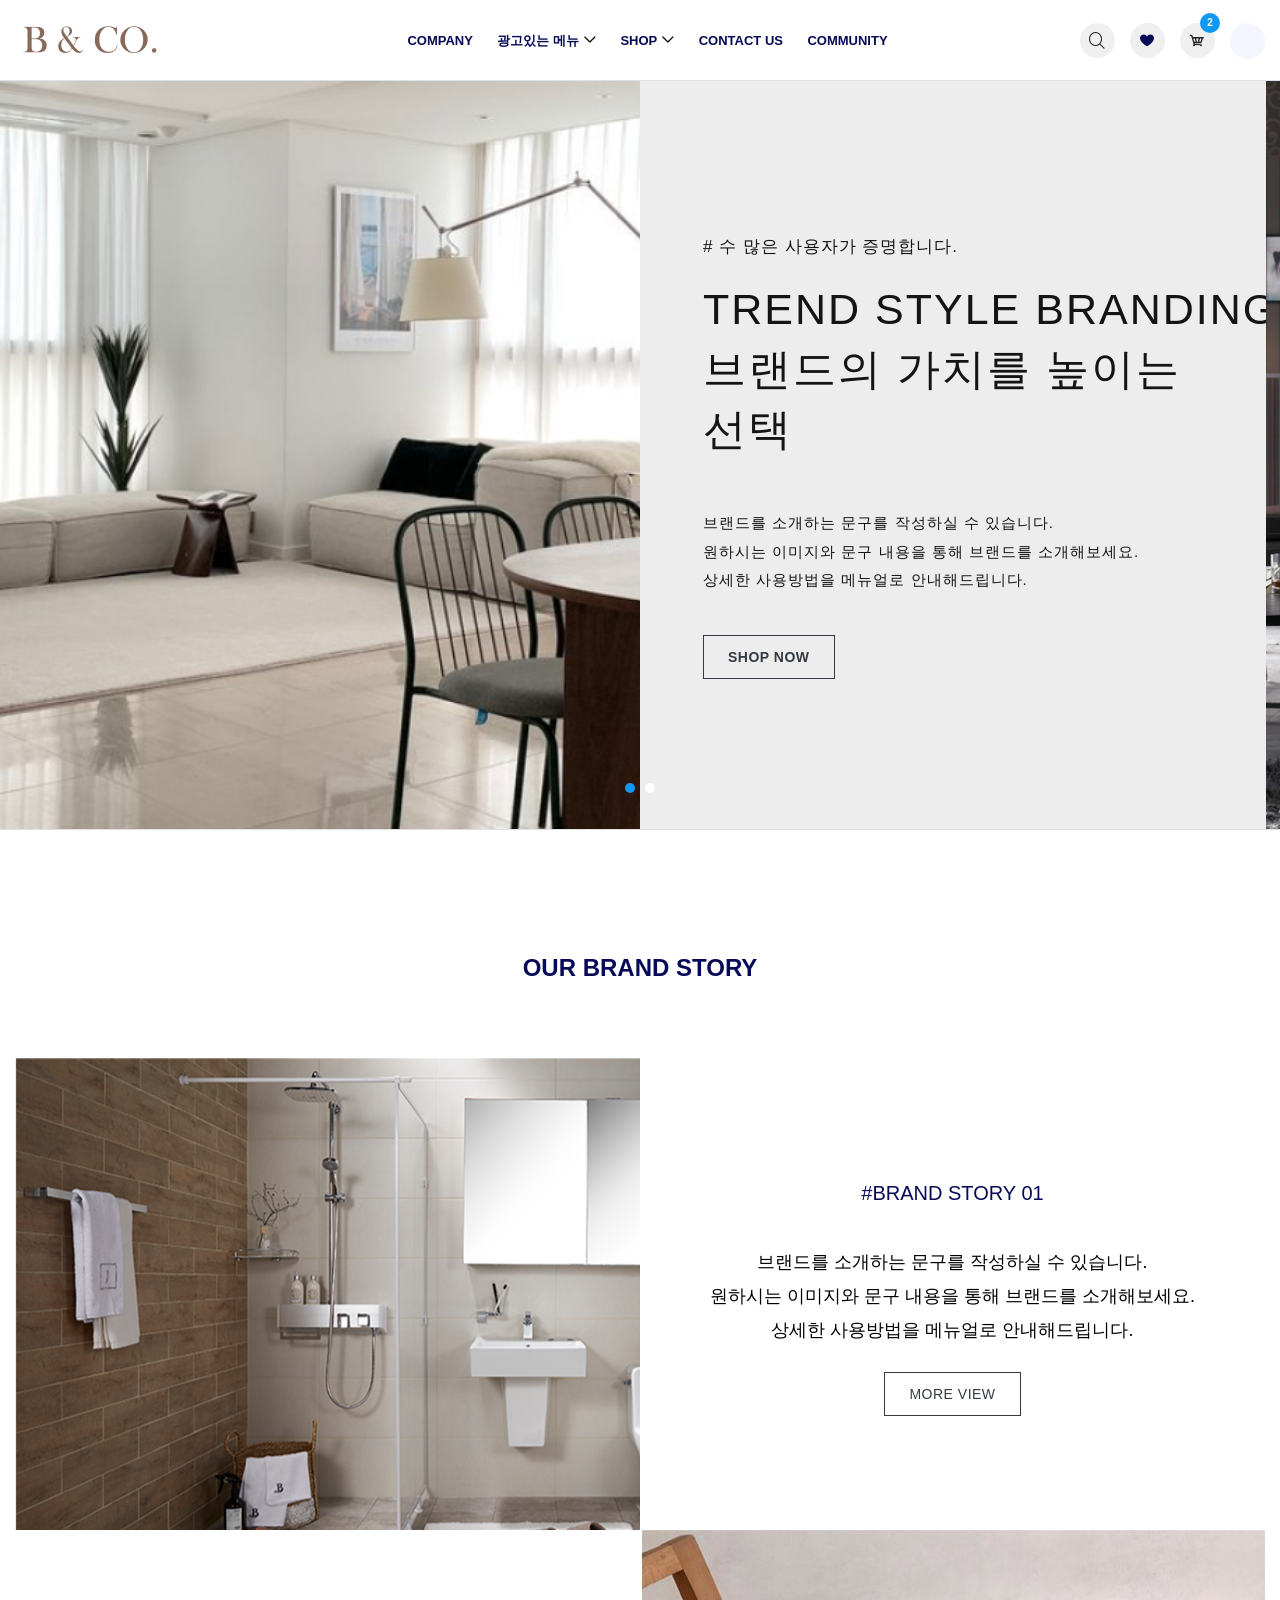
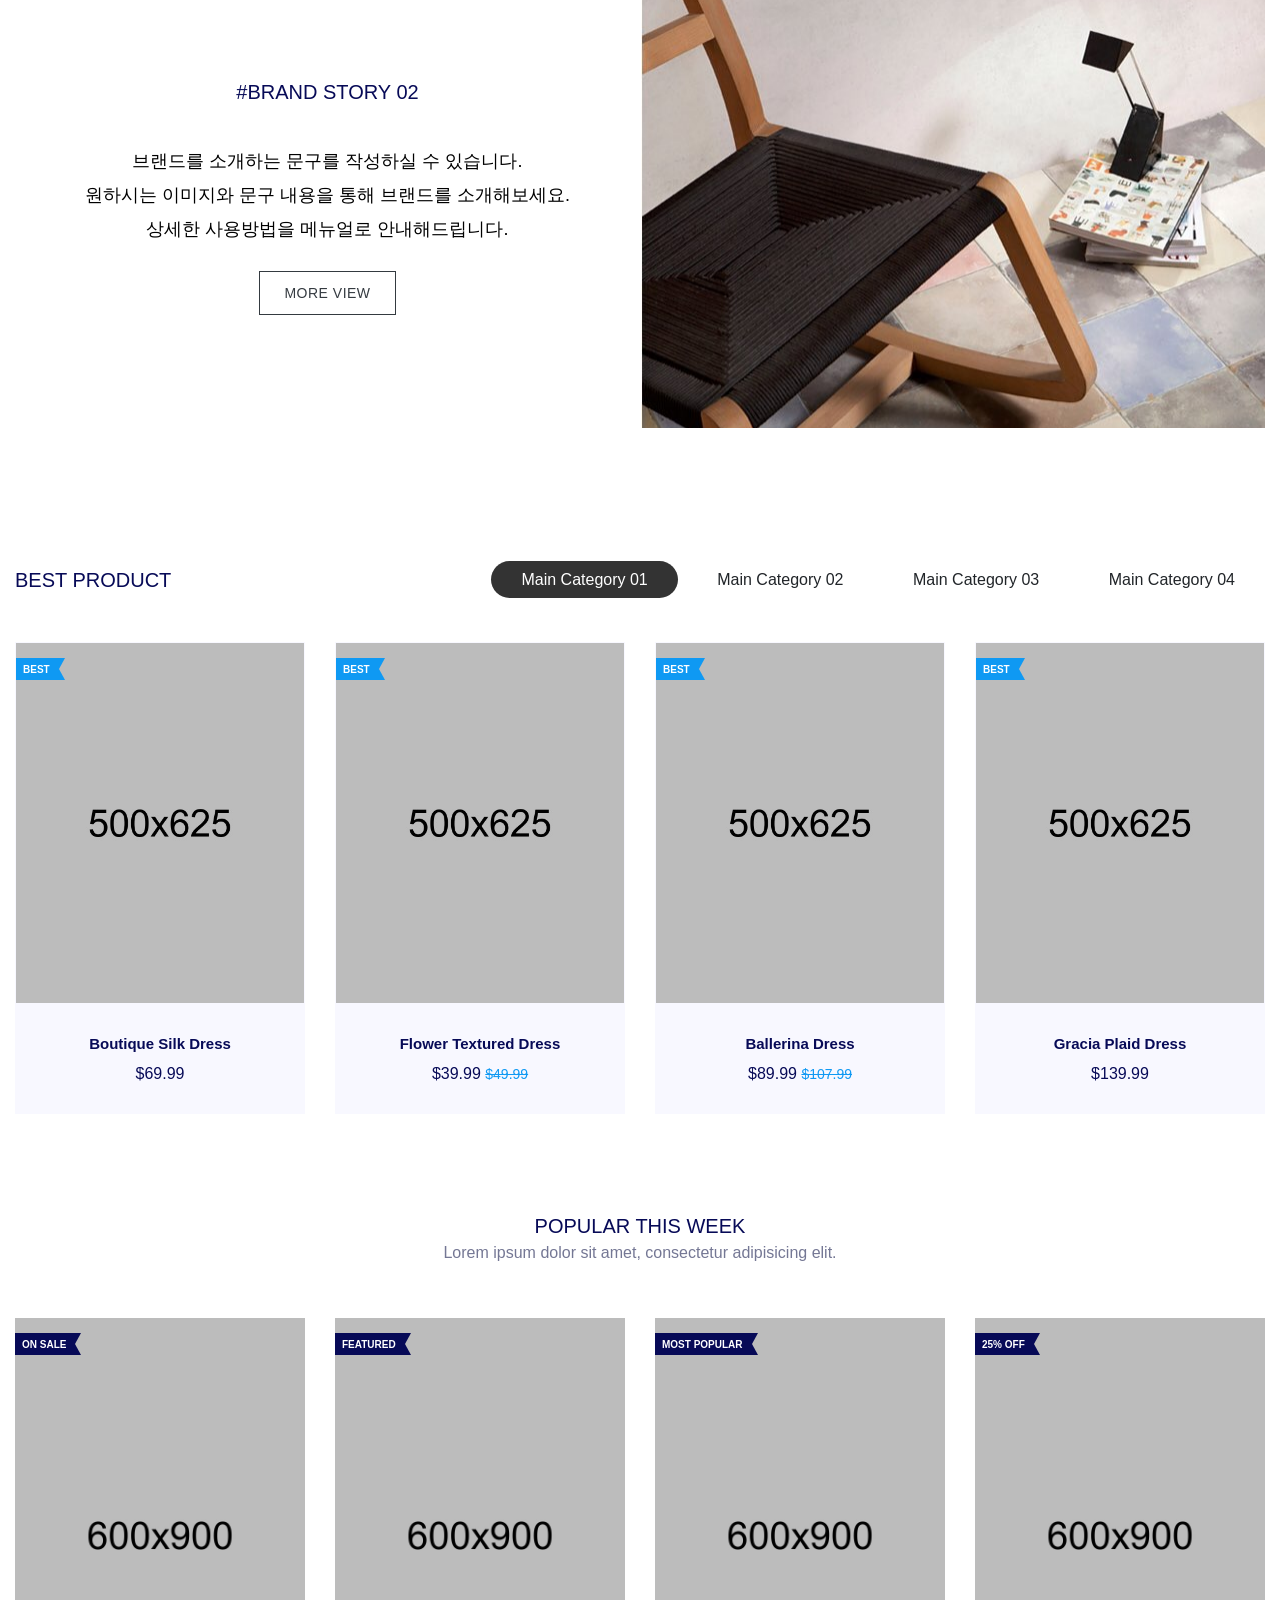
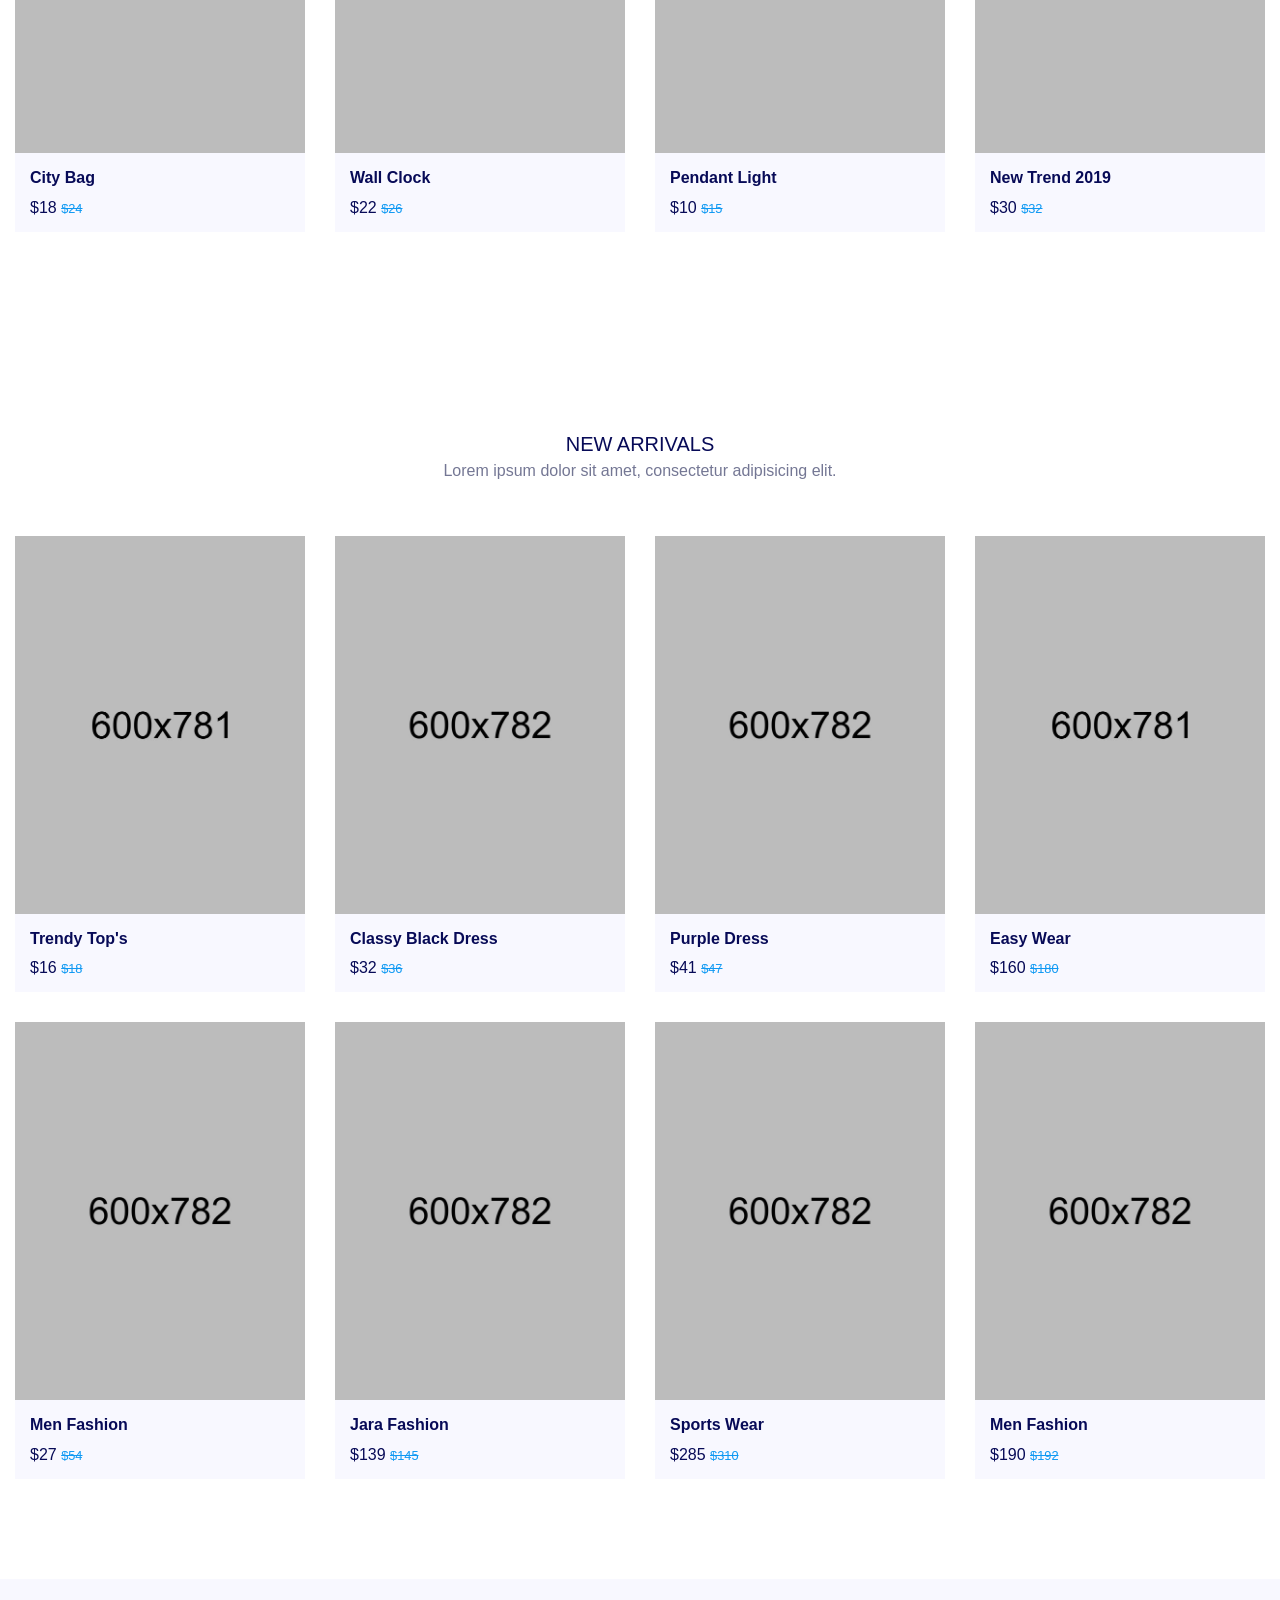
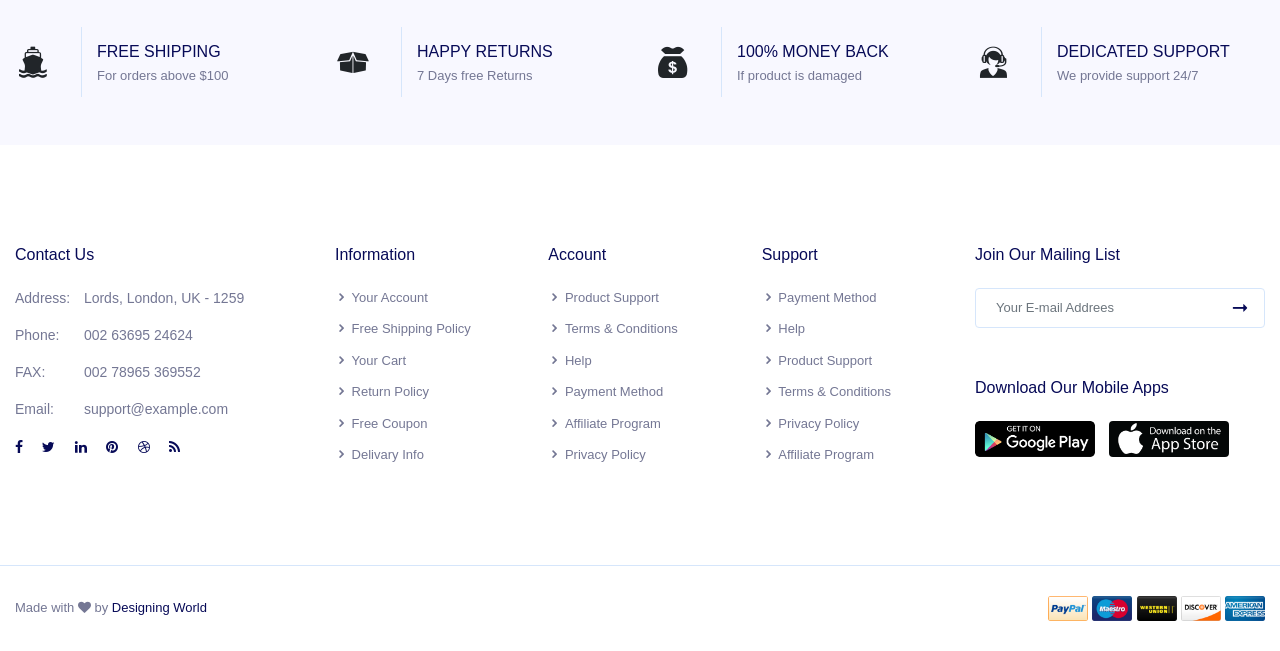
<file: html_sample/index.html>
<!doctype html>
<html lang="ko">

<head>
    <meta charset="UTF-8">
    <meta name="description" content="로얄비앤코">
    <meta http-equiv="X-UA-Compatible" content="IE=edge">
    <meta name="viewport" content="width=device-width, initial-scale=1, shrink-to-fit=no">

    <!-- Title  -->
    <title>로얄비앤코</title>

    <!-- Favicon  -->
    <link rel="icon" href="img/core-img/favicon.ico">

    <!-- Style CSS -->
    <link rel="stylesheet" href="style.css">
    <link rel="stylesheet" href="css/index/index.css">

</head>

<body>
    <!-- Preloader -->
    <div id="preloader">
        <div class="spinner-grow" role="status">
            <span class="sr-only">Loading...</span>
        </div>
    </div>

    <!-- Header Area -->
    <header class="header_area">
        <!-- Top Header Area -->

        <!-- Main Menu -->
        <div class="bigshop-main-menu">
            <div class="container">
                <div class="classy-nav-container breakpoint-off">
                    <nav class="classy-navbar" id="bigshopNav">
                        <!-- Nav Brand -->
                        <a href="index.html" class="nav-brand"><img src="img/page/header/royal_header_logo.png" alt="logo" style="width: 150px;"></a>

                        <!-- Toggler -->
                        <div class="classy-navbar-toggler">
                            <span class="navbarToggler"><span></span><span></span><span></span></span>
                        </div>

                        <!-- Menu -->
                        <div class="classy-menu ml-auto">
                            <!-- Close -->
                            <div class="classycloseIcon">
                                <div class="cross-wrap"><span class="top"></span><span class="bottom"></span></div>
                            </div>

                            <div class="classynav">
                                <ul>
                                    <li><a href="#">COMPANY</a></li>
                                    <li><a href="#">광고있는 메뉴</a>
                                        <div class="megamenu">
                                            <ul class="single-mega cn-col-4">
                                                <li><a href="#">- test</a></li>
                                            </ul>
                                            <ul class="single-mega cn-col-4">
                                                <li><a href="#">- test</a></li>
                                            </ul>
                                            <div class="single-mega cn-col-2">
                                                <div class="megamenu-slides owl-carousel">
                                                    <a href="shop-grid-left-sidebar.html">
                                                        <img src="img/bg-img/mega-slide-2.jpg" alt="">
                                                    </a>
                                                    <a href="shop-list-left-sidebar.html">
                                                        <img src="img/bg-img/mega-slide-1.jpg" alt="">
                                                    </a>
                                                </div>
                                            </div>
                                        </div>
                                    </li>
                                    <li><a href="#">SHOP</a>
                                        <div class="megamenu">
                                            <ul class="single-mega cn-col-4">
                                                <li><a href="accordian.html">- Accordions</a></li>
                                                <li><a href="alerts.html">- Alerts</a></li>
                                                <li><a href="badges.html">- Badges</a></li>
                                                <li><a href="blockquotes.html">- Blockquotes</a></li>
                                            </ul>
                                            <ul class="single-mega cn-col-4">
                                                <li><a href="breadcrumb.html">- Breadcrumbs</a></li>
                                                <li><a href="buttons.html">- Buttons</a></li>
                                                <li><a href="forms.html">- Forms</a></li>
                                                <li><a href="gallery.html">- Gallery</a></li>
                                            </ul>
                                            <ul class="single-mega cn-col-4">
                                                <li><a href="heading.html">- Headings</a></li>
                                                <li><a href="icon-fontawesome.html">- Icon FontAwesome</a></li>
                                                <li><a href="icon-icofont.html">- Icon Ico Font</a></li>
                                                <li><a href="labels.html">- Labels</a></li>
                                            </ul>
                                            <ul class="single-mega cn-col-4">
                                                <li><a href="modals.html">- Modals</a></li>
                                                <li><a href="pagination.html">- Pagination</a></li>
                                                <li><a href="progress-bars.html">- Progress Bars</a></li>
                                                <li><a href="tables.html">- Tables</a></li>
                                            </ul>
                                        </div>
                                    </li>
                                    <li><a href="contact.html">CONTACT US</a></li>
                                    <li><a href="#">COMMUNITY</a></li>
                                </ul>
                            </div>
                        </div>

                        <!-- Hero Meta -->
                        <div class="hero_meta_area ml-auto d-flex align-items-center justify-content-end">
                            <!-- Search -->
                            <div class="search-area">
                                <div class="search-btn"><i class="icofont-search"></i></div>
                                <!-- Form -->
                                <div class="search-form">
                                    <input type="search" class="form-control" placeholder="Search">
                                    <input type="submit" class="d-none" value="Send">
                                </div>
                            </div>

                            <!-- Wishlist -->
                            <div class="wishlist-area">
                                <a href="wishlist.html" class="wishlist-btn"><i class="icofont-heart"></i></a>
                            </div>

                            <!-- Cart -->
                            <div class="cart-area">
                                <div class="cart--btn"><i class="icofont-cart"></i> <span class="cart_quantity">2</span></div>

                                <!-- Cart Dropdown Content -->
                                <div class="cart-dropdown-content">
                                    <ul class="cart-list">
                                        <li>
                                            <div class="cart-item-desc">
                                                <a href="#" class="image">
                                                    <img src="img/product-img/top-1.png" class="cart-thumb" alt="">
                                                </a>
                                                <div>
                                                    <a href="#">Kid's Fashion</a>
                                                    <p>1 x - <span class="price">$32.99</span></p>
                                                </div>
                                            </div>
                                            <span class="dropdown-product-remove"><i class="icofont-bin"></i></span>
                                        </li>
                                        <li>
                                            <div class="cart-item-desc">
                                                <a href="#" class="image">
                                                    <img src="img/product-img/best-4.png" class="cart-thumb" alt="">
                                                </a>
                                                <div>
                                                    <a href="#">Headphone</a>
                                                    <p>2x - <span class="price">$49.99</span></p>
                                                </div>
                                            </div>
                                            <span class="dropdown-product-remove"><i class="icofont-bin"></i></span>
                                        </li>
                                    </ul>
                                    <div class="cart-pricing my-4">
                                        <ul>
                                            <li>
                                                <span>Sub Total:</span>
                                                <span>$822.96</span>
                                            </li>
                                            <li>
                                                <span>Shipping:</span>
                                                <span>$30.00</span>
                                            </li>
                                            <li>
                                                <span>Total:</span>
                                                <span>$856.63</span>
                                            </li>
                                        </ul>
                                    </div>
                                    <div class="cart-box">
                                        <a href="checkout-1.html" class="btn btn-primary d-block">Checkout</a>
                                    </div>
                                </div>
                            </div>

                            <!-- Account -->
                            <div class="account-area">
                                <div class="user-thumbnail">
                                    <img src="img/bg-img/user.jpg" alt="">
                                </div>
                                <ul class="user-meta-dropdown">
                                    <li class="user-title"><span>Hello,</span> Lim Sarah</li>
                                    <li><a href="my-account.html">My Account</a></li>
                                    <li><a href="order-list.html">Orders List</a></li>
                                    <li><a href="wishlist.html">Wishlist</a></li>
                                    <li><a href="login.html"><i class="icofont-logout"></i> Logout</a></li>
                                </ul>
                            </div>
                        </div>
                    </nav>
                </div>
            </div>
        </div>
    </header>
    <!-- Header Area End -->

    <!-- Welcome Slides Area -->
    <section class="welcome_area">
        <div class="welcome_slides modern-slides owl-carousel">
            <!-- Single Slide -->
            <div class="single_slide bg-img bg-overlay" style="background-image: url(img/bg-img/1.jpg);">
                <div class="h-100 banner_bg border">
                    <div class="row h-100 align-items-center">
                        <div class="col-12 col-md-6 main_b_img" style="background-image: url(img/page/test_img/testbanner_img1.jpg);"></div>
                        <div class="col-12 col-md-6 banner_slide_text_wrap">
                            <div class="welcome_slide_text text-left pl-2 pl-md-5">
                                <p class="text-black s_t_small_t" data-animation="fadeInUp" data-delay="100ms"># 수 많은 사용자가 증명합니다.</p>
                                <p class="text-black s_t_title" data-animation="fadeInUp" data-delay="300ms">TREND STYLE BRANDING<br>브랜드의 가치를 높이는 선택</p>
                                <p class="s_t_inner" data-animation="fadeInUp" data-delay="500ms">브랜드를 소개하는 문구를 작성하실 수 있습니다.<br>원하시는 이미지와 문구 내용을 통해 브랜드를 소개해보세요.<br>상세한 사용방법을 메뉴얼로 안내해드립니다.</p>
                                <a href="#" class="btn btn-outline-dark main_slide_btn border-dark mt-4" data-animation="fadeInUp" data-delay="500ms">SHOP NOW</a>
                            </div>
                        </div>
                    </div>
                </div>
            </div>

            <div class="single_slide bg-img bg-overlay" style="background-image: url(img/bg-img/1.jpg);">
                <div class="h-100 banner_bg border">
                    <div class="row h-100 align-items-center">
                        <div class="col-12 col-md-6 main_b_img" style="background-image: url(img/page/test_img/testbanner_img2.jpg);"></div>
                        <div class="col-12 col-md-6 banner_slide_text_wrap">
                            <div class="welcome_slide_text text-left pl-2 pl-md-5">
                                <p class="text-black s_t_small_t" data-animation="fadeInUp" data-delay="100ms">#2</p>
                                <p class="text-black s_t_title" data-animation="fadeInUp" data-delay="300ms">두번째 슬라이드 테스트</p>
                                <p class="s_t_inner" data-animation="fadeInUp" data-delay="500ms">테스트 내용부분입니다.</p>
                                <a href="#" class="btn btn-outline-dark main_slide_btn border-dark mt-4" data-animation="fadeInUp" data-delay="500ms">SHOP NOW</a>
                            </div>
                        </div>
                    </div>
                </div>
            </div>
        </div>
    </section>
    <!-- Welcome Slides Area -->

    <!-- Catagories Area -->
    <section class="catagories_area home-3 section_padding_100_70">
        <div class="container">
            <div class="row justify-content-center">

                <h4 class="text-center col-12 mb-5 mt-4 font-weight-bold">OUR BRAND STORY</h4>

                <!-- section1_content_top -->
                <div class="col-12 col-md-6 pr-3 pr-md-0 mt-4">
                    <div class="single_catagory h-100 mb-30" style="background-image: url('img/page/index/index_img_section1_1.png');">
                        <!-- <img src="img/index/img_section1_1.png" alt=""> -->
                    </div>
                </div>
                <div class="col-12 col-md-6 pl-3 pl-md-0">
                    <div class="single_catagory mb-30">
                        <img src="img/product-img/cata-2.jpg" alt="">
                        <div class="single_cata_desc text-center bg-white align-items-center justify-content-center">
                            <h5 class="index_sector1_sub_title">#BRAND STORY 01</h5>
                            <p class="index_sector1_text">브랜드를 소개하는 문구를 작성하실 수 있습니다.<br>원하시는 이미지와 문구 내용을 통해 브랜드를 소개해보세요.<br>상세한 사용방법을 메뉴얼로 안내해드립니다.</p>
                            <a href="#" class="btn btn-outline-dark border-dark index_sector1_btn font-weight-normal">MORE VIEW</a>
                        </div>
                    </div>
                </div>

                <!-- section1_content_bottom -->
                <div class="col-12 col-md-6 pr-3 pr-md-0">
                    <div class="single_catagory mb-30">
                        <img src="img/product-img/cata-2.jpg" alt="">
                        <div class="single_cata_desc text-center bg-white align-items-center justify-content-center">
                            <h5 class="index_sector1_sub_title">#BRAND STORY 02</h5>
                            <p class="index_sector1_text">브랜드를 소개하는 문구를 작성하실 수 있습니다.<br>원하시는 이미지와 문구 내용을 통해 브랜드를 소개해보세요.<br>상세한 사용방법을 메뉴얼로 안내해드립니다.</p>
                            <a href="#" class="btn btn-outline-dark border-dark index_sector1_btn font-weight-normal">MORE VIEW</a>
                        </div>
                    </div>
                </div>
                <div class="col-12 col-md-6 pl-3 pl-md-0">
                    <div class="single_catagory h-100 mb-30" style="background-image: url('img/page/index/index_img_section1_2.png');">
                        <!-- <img src="img/index/index_img_section1_2.png" alt=""> -->
                    </div>
                </div>

            </div>
        </div>
    </section>
    <!-- Catagories Area -->


    <!-- Best Selling Products -->
    <section class="best-selling-products-area mb-70 mt-70">
        <div class="container">
            <div class="row">
                <div class="col-3">
                    <div class="section-heading mb-50">
                        <h5>BEST PRODUCT</h5>
                    </div>
                </div>
                <div class="col-9 text-right">
                    <span class="cate cate_btn active">Main Category 01</span>
                    <span class="cate cate_btn">Main Category 02</span>
                    <span class="cate cate_btn">Main Category 03</span>
                    <span class="cate cate_btn">Main Category 04</span>
                </div>
            </div>

            <div class="row justify-content-center">
                <!-- Single Product -->
                <div class="col-9 col-sm-6 col-md-4 col-lg-3">
                    <div class="single-product-area mb-30">
                        <div class="product_image">
                            <!-- Product Image -->
                            <img class="normal_img" src="img/product-img/1.jpg" alt="">

                            <!-- Product Badge -->
                            <div class="product_badge">
                                <span>BEST</span>
                            </div>

                            <!-- Wishlist -->
                            <div class="product_wishlist">
                                <a href="wishlist.html"><i class="icofont-heart"></i></a>
                            </div>

                            <!-- Compare -->
                            <div class="product_compare">
                                <a href="compare.html"><i class="icofont-exchange"></i></a>
                            </div>
                        </div>

                        <!-- Product Description -->
                        <div class="product_description">
                            <!-- Add to cart -->
                            <div class="product_add_to_cart">
                                <a href="#"><i class="icofont-cart"></i> Add to Cart</a>
                            </div>

                            <!-- Quick View -->
                            <div class="product_quick_view">
                                <a href="#" data-toggle="modal" data-target="#quickview"><i class="icofont-eye-alt"></i> Quick View</a>
                            </div>

                            <a href="#">Boutique Silk Dress</a>
                            <h6 class="product-price">$69.99</h6>
                        </div>
                    </div>
                </div>

                <!-- Single Product -->
                <div class="col-9 col-sm-6 col-md-4 col-lg-3">
                    <div class="single-product-area mb-30">
                        <div class="product_image">
                            <!-- Product Image -->
                            <img class="normal_img" src="img/product-img/2.jpg" alt="">

                            <!-- Product Badge -->
                            <div class="product_badge">
                                <span>BEST</span>
                            </div>

                            <!-- Wishlist -->
                            <div class="product_wishlist">
                                <a href="wishlist.html"><i class="icofont-heart"></i></a>
                            </div>

                            <!-- Compare -->
                            <div class="product_compare">
                                <a href="compare.html"><i class="icofont-exchange"></i></a>
                            </div>
                        </div>

                        <!-- Product Description -->
                        <div class="product_description">
                            <!-- Add to cart -->
                            <div class="product_add_to_cart">
                                <a href="#"><i class="icofont-cart"></i> Add to Cart</a>
                            </div>

                            <!-- Quick View -->
                            <div class="product_quick_view">
                                <a href="#" data-toggle="modal" data-target="#quickview"><i class="icofont-eye-alt"></i> Quick View</a>
                            </div>

                            <a href="#">Flower Textured Dress</a>
                            <h6 class="product-price">$39.99 <span>$49.99</span></h6>
                        </div>
                    </div>
                </div>

                <!-- Single Product -->
                <div class="col-9 col-sm-6 col-md-4 col-lg-3">
                    <div class="single-product-area mb-30">
                        <div class="product_image">
                            <!-- Product Image -->
                            <img class="normal_img" src="img/product-img/17.jpg" alt="">

                            <!-- Product Badge -->
                            <div class="product_badge">
                                <span>BEST</span>
                            </div>

                            <!-- Wishlist -->
                            <div class="product_wishlist">
                                <a href="wishlist.html"><i class="icofont-heart"></i></a>
                            </div>

                            <!-- Compare -->
                            <div class="product_compare">
                                <a href="compare.html"><i class="icofont-exchange"></i></a>
                            </div>
                        </div>

                        <!-- Product Description -->
                        <div class="product_description">
                            <!-- Add to cart -->
                            <div class="product_add_to_cart">
                                <a href="#"><i class="icofont-cart"></i> Add to Cart</a>
                            </div>

                            <!-- Quick View -->
                            <div class="product_quick_view">
                                <a href="#" data-toggle="modal" data-target="#quickview"><i class="icofont-eye-alt"></i> Quick View</a>
                            </div>

                            <a href="#">Ballerina Dress</a>
                            <h6 class="product-price">$89.99 <span>$107.99</span></h6>
                        </div>
                    </div>
                </div>

                <!-- Single Product -->
                <div class="col-9 col-sm-6 col-md-4 col-lg-3">
                    <div class="single-product-area mb-30">
                        <div class="product_image">
                            <!-- Product Image -->
                            <img class="normal_img" src="img/product-img/4.jpg" alt="">

                            <!-- Product Badge -->
                            <div class="product_badge">
                                <span>BEST</span>
                            </div>

                            <!-- Wishlist -->
                            <div class="product_wishlist">
                                <a href="wishlist.html"><i class="icofont-heart"></i></a>
                            </div>

                            <!-- Compare -->
                            <div class="product_compare">
                                <a href="compare.html"><i class="icofont-exchange"></i></a>
                            </div>
                        </div>

                        <!-- Product Description -->
                        <div class="product_description">
                            <!-- Add to cart -->
                            <div class="product_add_to_cart">
                                <a href="#"><i class="icofont-cart"></i> Add to Cart</a>
                            </div>

                            <!-- Quick View -->
                            <div class="product_quick_view">
                                <a href="#" data-toggle="modal" data-target="#quickview"><i class="icofont-eye-alt"></i> Quick View</a>
                            </div>

                            <a href="#">Gracia Plaid Dress</a>
                            <h6 class="product-price">$139.99</h6>
                        </div>
                    </div>
                </div>

            </div>
        </div>
    </section>
    <!-- Best Selling Products -->



    <!-- Popular Items Area -->
    <div class="popular_items_area home-3 section_padding_0_70">
        <div class="container">
            <div class="row">
                <div class="col-12">
                    <div class="popular_section_heading mb-50 text-center">
                        <h5>Popular This Week</h5>
                        <p>Lorem ipsum dolor sit amet, consectetur adipisicing elit.</p>
                    </div>
                </div>
            </div>

            <div class="row">
                <div class="col-12">
                    <div class="popular_items_slides owl-carousel">
                        <!-- Single Popular Item -->
                        <div class="single_popular_item">
                            <div class="product_image">
                                <!-- Product Image -->
                                <img class="first_img" src="img/product-img/popular-1.jpg" alt="">
                                <img class="hover_img" src="img/product-img/popular-1-back.jpg" alt="">

                                <!-- Badge -->
                                <div class="product_badge">
                                    <span class="badge-offer">On Sale</span>
                                </div>
                                <!-- Wishlist -->
                                <div class="product_wishlist">
                                    <a href="wishlist.html" target="_blank"><i class="icofont-heart"></i></a>
                                </div>
                                <!-- Add to cart -->
                                <div class="product_add_to_cart">
                                    <a href="#"><i class="icofont-cart"></i> Add to Cart</a>
                                </div>
                            </div>
                            <!-- Product Description -->
                            <div class="product_description">
                                <h5><a href="#">City Bag</a></h5>
                                <h6>$18 <span>$24</span></h6>
                            </div>
                        </div>

                        <!-- Single Popular Item -->
                        <div class="single_popular_item">
                            <div class="product_image">
                                <!-- Product Image -->
                                <img class="first_img" src="img/product-img/popular-2.jpg" alt="">
                                <img class="hover_img" src="img/product-img/popular-2-back.jpg" alt="">

                                <!-- Badge -->
                                <div class="product_badge">
                                    <span class="badge-offer">Featured</span>
                                </div>
                                <!-- Wishlist -->
                                <div class="product_wishlist">
                                    <a href="wishlist.html" target="_blank"><i class="icofont-heart"></i></a>
                                </div>
                                <!-- Add to cart -->
                                <div class="product_add_to_cart">
                                    <a href="#"><i class="icofont-cart"></i> Add to Cart</a>
                                </div>
                            </div>
                            <!-- Product Description -->
                            <div class="product_description">
                                <h5><a href="#">Wall Clock</a></h5>
                                <h6>$22 <span>$26</span></h6>
                            </div>
                        </div>

                        <!-- Single Popular Item -->
                        <div class="single_popular_item">
                            <div class="product_image">
                                <!-- Product Image -->
                                <img class="first_img" src="img/product-img/popular-3.jpg" alt="">
                                <img class="hover_img" src="img/product-img/popular-3-back.jpg" alt="">

                                <!-- Badge -->
                                <div class="product_badge">
                                    <span>Most Popular</span>
                                </div>
                                <!-- Wishlist -->
                                <div class="product_wishlist">
                                    <a href="wishlist.html" target="_blank"><i class="icofont-heart"></i></a>
                                </div>
                                <!-- Add to cart -->
                                <div class="product_add_to_cart">
                                    <a href="#"><i class="icofont-cart"></i> Add to Cart</a>
                                </div>
                            </div>
                            <!-- Product Description -->
                            <div class="product_description">
                                <h5><a href="#">Pendant Light</a></h5>
                                <h6>$10 <span>$15</span></h6>
                            </div>
                        </div>

                        <!-- Single Popular Item -->
                        <div class="single_popular_item">
                            <div class="product_image">
                                <!-- Product Image -->
                                <img class="first_img" src="img/product-img/popular-4.jpg" alt="">
                                <img class="hover_img" src="img/product-img/popular-4-back.jpg" alt="">

                                <!-- Badge -->
                                <div class="product_badge">
                                    <span>25% Off</span>
                                </div>
                                <!-- Wishlist -->
                                <div class="product_wishlist">
                                    <a href="wishlist.html" target="_blank"><i class="icofont-heart"></i></a>
                                </div>
                                <!-- Add to cart -->
                                <div class="product_add_to_cart">
                                    <a href="#"><i class="icofont-cart"></i> Add to Cart</a>
                                </div>
                            </div>
                            <!-- Product Description -->
                            <div class="product_description">
                                <h5><a href="#">New Trend 2019</a></h5>
                                <h6>$30 <span>$32</span></h6>
                            </div>
                        </div>

                        <!-- Single Popular Item -->
                        <div class="single_popular_item">
                            <div class="product_image">
                                <!-- Product Image -->
                                <img class="first_img" src="img/product-img/popular-1.jpg" alt="">
                                <img class="hover_img" src="img/product-img/popular-1-back.jpg" alt="">

                                <!-- Badge -->
                                <div class="product_badge">
                                    <span class="badge-offer">On Sale</span>
                                </div>
                                <!-- Wishlist -->
                                <div class="product_wishlist">
                                    <a href="wishlist.html" target="_blank"><i class="icofont-heart"></i></a>
                                </div>
                                <!-- Add to cart -->
                                <div class="product_add_to_cart">
                                    <a href="#"><i class="icofont-cart"></i> Add to Cart</a>
                                </div>
                            </div>
                            <!-- Product Description -->
                            <div class="product_description">
                                <h5><a href="#">Awesome Bag</a></h5>
                                <h6>$36 <span>$45</span></h6>
                            </div>
                        </div>

                        <!-- Single Popular Item -->
                        <div class="single_popular_item">
                            <div class="product_image">
                                <!-- Product Image -->
                                <img class="first_img" src="img/product-img/popular-2.jpg" alt="">
                                <img class="hover_img" src="img/product-img/popular-2-back.jpg" alt="">

                                <!-- Badge -->
                                <div class="product_badge">
                                    <span class="badge-offer">Featured</span>
                                </div>
                                <!-- Wishlist -->
                                <div class="product_wishlist">
                                    <a href="wishlist.html" target="_blank"><i class="icofont-heart"></i></a>
                                </div>
                                <!-- Add to cart -->
                                <div class="product_add_to_cart">
                                    <a href="#"><i class="icofont-cart"></i> Add to Cart</a>
                                </div>
                            </div>
                            <!-- Product Description -->
                            <div class="product_description">
                                <h5><a href="#">Wall Clock</a></h5>
                                <h6>$78.99 <span>$98.87</span></h6>
                            </div>
                        </div>

                        <!-- Single Popular Item -->
                        <div class="single_popular_item">
                            <div class="product_image">
                                <!-- Product Image -->
                                <img class="first_img" src="img/product-img/popular-3.jpg" alt="">
                                <img class="hover_img" src="img/product-img/popular-3-back.jpg" alt="">

                                <!-- Badge -->
                                <div class="product_badge">
                                    <span>Most Popular</span>
                                </div>
                                <!-- Wishlist -->
                                <div class="product_wishlist">
                                    <a href="wishlist.html" target="_blank"><i class="icofont-heart"></i></a>
                                </div>
                                <!-- Add to cart -->
                                <div class="product_add_to_cart">
                                    <a href="#"><i class="icofont-cart"></i> Add to Cart</a>
                                </div>
                            </div>
                            <!-- Product Description -->
                            <div class="product_description">
                                <h5><a href="#">Sinker Light</a></h5>
                                <h6>$9 <span>$12</span></h6>
                            </div>
                        </div>

                        <!-- Single Popular Item -->
                        <div class="single_popular_item">
                            <div class="product_image">
                                <!-- Product Image -->
                                <img class="first_img" src="img/product-img/popular-4.jpg" alt="">
                                <img class="hover_img" src="img/product-img/popular-4-back.jpg" alt="">

                                <!-- Badge -->
                                <div class="product_badge">
                                    <span>25% Off</span>
                                </div>
                                <!-- Wishlist -->
                                <div class="product_wishlist">
                                    <a href="wishlist.html" target="_blank"><i class="icofont-heart"></i></a>
                                </div>
                                <!-- Add to cart -->
                                <div class="product_add_to_cart">
                                    <a href="#"><i class="icofont-cart"></i> Add to Cart</a>
                                </div>
                            </div>
                            <!-- Product Description -->
                            <div class="product_description">
                                <h5><a href="#">Trend 2019</a></h5>
                                <h6>$139.99 <span>$145.87</span></h6>
                            </div>
                        </div>
                    </div>
                </div>
            </div>
        </div>
    </div>
    <!-- Popular Items Area -->


    <!-- New Arrivals Area -->
    <div class="new_arrival home-3 section_padding_100_70">
        <div class="container">
            <div class="row">
                <div class="col-12">
                    <div class="popular_section_heading mb-50 text-center">
                        <h5>New Arrivals</h5>
                        <p>Lorem ipsum dolor sit amet, consectetur adipisicing elit.</p>
                    </div>
                </div>
            </div>

            <div class="row justify-content-center">
                <div class="col-9 col-sm-6 col-md-4 col-lg-3">
                    <div class="single_popular_item">
                        <div class="product_image">
                            <!-- Product Image -->
                            <img class="first_img" src="img/product-img/new-arrivals-1.jpg" alt="">
                            <img class="hover_img" src="img/product-img/new-arrivals-1-back.jpg" alt="">
                            <!-- Wishlist -->
                            <div class="product_wishlist">
                                <a href="wishlist.html" target="_blank"><i class="icofont-heart"></i></a>
                            </div>
                            <!-- Add to cart -->
                            <div class="product_add_to_cart">
                                <a href="#"><i class="icofont-cart"></i> Add to Cart</a>
                            </div>
                        </div>
                        <!-- Product Description -->
                        <div class="product_description">
                            <h5><a href="#">Trendy Top's</a></h5>
                            <h6>$16 <span>$18</span></h6>
                        </div>
                    </div>
                </div>

                <div class="col-9 col-sm-6 col-md-4 col-lg-3">
                    <div class="single_popular_item">
                        <div class="product_image">
                            <!-- Product Image -->
                            <img class="first_img" src="img/product-img/new-arrivals-2.jpg" alt="">
                            <img class="hover_img" src="img/product-img/new-arrivals-2-back.jpg" alt="">
                            <!-- Wishlist -->
                            <div class="product_wishlist">
                                <a href="wishlist.html" target="_blank"><i class="icofont-heart"></i></a>
                            </div>
                            <!-- Add to cart -->
                            <div class="product_add_to_cart">
                                <a href="#"><i class="icofont-cart"></i> Add to Cart</a>
                            </div>
                        </div>
                        <!-- Product Description -->
                        <div class="product_description">
                            <h5><a href="#">Classy Black Dress</a></h5>
                            <h6>$32 <span>$36</span></h6>
                        </div>
                    </div>
                </div>

                <div class="col-9 col-sm-6 col-md-4 col-lg-3">
                    <div class="single_popular_item">
                        <div class="product_image">
                            <!-- Product Image -->
                            <img class="first_img" src="img/product-img/new-arrivals-3.jpg" alt="">
                            <img class="hover_img" src="img/product-img/new-arrivals-3-back.jpg" alt="">
                            <!-- Wishlist -->
                            <div class="product_wishlist">
                                <a href="wishlist.html" target="_blank"><i class="icofont-heart"></i></a>
                            </div>
                            <!-- Add to cart -->
                            <div class="product_add_to_cart">
                                <a href="#"><i class="icofont-cart"></i> Add to Cart</a>
                            </div>
                        </div>
                        <!-- Product Description -->
                        <div class="product_description">
                            <h5><a href="#">Purple Dress</a></h5>
                            <h6>$41 <span>$47</span></h6>
                        </div>
                    </div>
                </div>

                <div class="col-9 col-sm-6 col-md-4 col-lg-3">
                    <div class="single_popular_item">
                        <div class="product_image">
                            <!-- Product Image -->
                            <img class="first_img" src="img/product-img/new-arrivals-4.jpg" alt="">
                            <img class="hover_img" src="img/product-img/new-arrivals-4-back.jpg" alt="">
                            <!-- Wishlist -->
                            <div class="product_wishlist">
                                <a href="wishlist.html" target="_blank"><i class="icofont-heart"></i></a>
                            </div>
                            <!-- Add to cart -->
                            <div class="product_add_to_cart">
                                <a href="#"><i class="icofont-cart"></i> Add to Cart</a>
                            </div>
                        </div>
                        <!-- Product Description -->
                        <div class="product_description">
                            <h5><a href="#">Easy Wear</a></h5>
                            <h6>$160 <span>$180</span></h6>
                        </div>
                    </div>
                </div>

                <div class="col-9 col-sm-6 col-md-4 col-lg-3">
                    <div class="single_popular_item">
                        <div class="product_image">
                            <!-- Product Image -->
                            <img class="first_img" src="img/product-img/new-arrivals-5.jpg" alt="">
                            <img class="hover_img" src="img/product-img/new-arrivals-5-back.jpg" alt="">
                            <!-- Wishlist -->
                            <div class="product_wishlist">
                                <a href="wishlist.html" target="_blank"><i class="icofont-heart"></i></a>
                            </div>
                            <!-- Add to cart -->
                            <div class="product_add_to_cart">
                                <a href="#"><i class="icofont-cart"></i> Add to Cart</a>
                            </div>
                        </div>
                        <!-- Product Description -->
                        <div class="product_description">
                            <h5><a href="#">Men Fashion</a></h5>
                            <h6>$27 <span>$54</span></h6>
                        </div>
                    </div>
                </div>

                <div class="col-9 col-sm-6 col-md-4 col-lg-3">
                    <div class="single_popular_item">
                        <div class="product_image">
                            <!-- Product Image -->
                            <img class="first_img" src="img/product-img/new-arrivals-6.jpg" alt="">
                            <img class="hover_img" src="img/product-img/new-arrivals-6-back.jpg" alt="">
                            <!-- Wishlist -->
                            <div class="product_wishlist">
                                <a href="wishlist.html" target="_blank"><i class="icofont-heart"></i></a>
                            </div>
                            <!-- Add to cart -->
                            <div class="product_add_to_cart">
                                <a href="#"><i class="icofont-cart"></i> Add to Cart</a>
                            </div>
                        </div>
                        <!-- Product Description -->
                        <div class="product_description">
                            <h5><a href="#">Jara Fashion</a></h5>
                            <h6>$139 <span>$145</span></h6>
                        </div>
                    </div>
                </div>

                <div class="col-9 col-sm-6 col-md-4 col-lg-3">
                    <div class="single_popular_item">
                        <div class="product_image">
                            <!-- Product Image -->
                            <img class="first_img" src="img/product-img/new-arrivals-7.jpg" alt="">
                            <img class="hover_img" src="img/product-img/new-arrivals-7-back.jpg" alt="">
                            <!-- Wishlist -->
                            <div class="product_wishlist">
                                <a href="wishlist.html" target="_blank"><i class="icofont-heart"></i></a>
                            </div>
                            <!-- Add to cart -->
                            <div class="product_add_to_cart">
                                <a href="#"><i class="icofont-cart"></i> Add to Cart</a>
                            </div>
                        </div>
                        <!-- Product Description -->
                        <div class="product_description">
                            <h5><a href="#">Sports Wear</a></h5>
                            <h6>$285 <span>$310</span></h6>
                        </div>
                    </div>
                </div>

                <div class="col-9 col-sm-6 col-md-4 col-lg-3">
                    <div class="single_popular_item">
                        <div class="product_image">
                            <!-- Product Image -->
                            <img class="first_img" src="img/product-img/new-arrivals-8.jpg" alt="">
                            <img class="hover_img" src="img/product-img/new-arrivals-8-back.jpg" alt="">
                            <!-- Wishlist -->
                            <div class="product_wishlist">
                                <a href="wishlist.html" target="_blank"><i class="icofont-heart"></i></a>
                            </div>
                            <!-- Add to cart -->
                            <div class="product_add_to_cart">
                                <a href="#"><i class="icofont-cart"></i> Add to Cart</a>
                            </div>
                        </div>
                        <!-- Product Description -->
                        <div class="product_description">
                            <h5><a href="#">Men Fashion</a></h5>
                            <h6>$190 <span>$192</span></h6>
                        </div>
                    </div>
                </div>
            </div>
        </div>
    </div>
    <!-- New Arrivals Area -->

    <!-- Special Featured Area -->
    <section class="special_feature_area pt-5">
        <div class="container">
            <div class="row">
                <!-- Single Feature Area -->
                <div class="col-12 col-sm-6 col-lg-3">
                    <div class="single_feature_area mb-5 d-flex align-items-center">
                        <div class="feature_icon">
                            <i class="icofont-ship"></i>
                        </div>
                        <div class="feature_content">
                            <h6>Free Shipping</h6>
                            <p>For orders above $100</p>
                        </div>
                    </div>
                </div>

                <!-- Single Feature Area -->
                <div class="col-12 col-sm-6 col-lg-3">
                    <div class="single_feature_area mb-5 d-flex align-items-center">
                        <div class="feature_icon">
                            <i class="icofont-box"></i>
                        </div>
                        <div class="feature_content">
                            <h6>Happy Returns</h6>
                            <p>7 Days free Returns</p>
                        </div>
                    </div>
                </div>

                <!-- Single Feature Area -->
                <div class="col-12 col-sm-6 col-lg-3">
                    <div class="single_feature_area mb-5 d-flex align-items-center">
                        <div class="feature_icon">
                            <i class="icofont-money"></i>
                        </div>
                        <div class="feature_content">
                            <h6>100% Money Back</h6>
                            <p>If product is damaged</p>
                        </div>
                    </div>
                </div>

                <!-- Single Feature Area -->
                <div class="col-12 col-sm-6 col-lg-3">
                    <div class="single_feature_area mb-5 d-flex align-items-center">
                        <div class="feature_icon">
                            <i class="icofont-live-support"></i>
                        </div>
                        <div class="feature_content">
                            <h6>Dedicated Support</h6>
                            <p>We provide support 24/7</p>
                        </div>
                    </div>
                </div>
            </div>
        </div>
    </section>
    <!-- Special Featured Area -->

    <!-- Footer Area -->
    <footer class="footer_area white-footer section_padding_100_0">
        <div class="container">
            <div class="row">
                <!-- Single Footer Area -->
                <div class="col-12 col-sm-6 col-md-5 col-lg-4 col-xl-3">
                    <div class="single_footer_area mb-100">
                        <div class="footer_heading mb-4">
                            <h6>Contact Us</h6>
                        </div>
                        <ul class="footer_content">
                            <li><span>Address:</span> Lords, London, UK - 1259</li>
                            <li><span>Phone:</span> 002 63695 24624</li>
                            <li><span>FAX:</span> 002 78965 369552</li>
                            <li><span>Email:</span> support@example.com</li>
                        </ul>
                        <div class="footer_social_area mt-15">
                            <a href="#"><i class="fa fa-facebook" aria-hidden="true"></i></a>
                            <a href="#"><i class="fa fa-twitter" aria-hidden="true"></i></a>
                            <a href="#"><i class="fa fa-linkedin" aria-hidden="true"></i></a>
                            <a href="#"><i class="fa fa-pinterest" aria-hidden="true"></i></a>
                            <a href="#"><i class="fa fa-dribbble" aria-hidden="true"></i></a>
                            <a href="#"><i class="fa fa-rss" aria-hidden="true"></i></a>
                        </div>
                    </div>
                </div>

                <!-- Single Footer Area -->
                <div class="col-12 col-sm-6 col-md col-lg-4 col-xl-2">
                    <div class="single_footer_area mb-100">
                        <div class="footer_heading mb-4">
                            <h6>Information</h6>
                        </div>
                        <ul class="footer_widget_menu">
                            <li><a href="#"><i class="icofont-rounded-right"></i> Your Account</a></li>
                            <li><a href="#"><i class="icofont-rounded-right"></i> Free Shipping Policy</a></li>
                            <li><a href="#"><i class="icofont-rounded-right"></i> Your Cart</a></li>
                            <li><a href="#"><i class="icofont-rounded-right"></i> Return Policy</a></li>
                            <li><a href="#"><i class="icofont-rounded-right"></i> Free Coupon</a></li>
                            <li><a href="#"><i class="icofont-rounded-right"></i> Delivary Info</a></li>
                        </ul>
                    </div>
                </div>

                <!-- Single Footer Area -->
                <div class="col-12 col-sm-6 col-md col-lg-4 col-xl-2">
                    <div class="single_footer_area mb-100">
                        <div class="footer_heading mb-4">
                            <h6>Account</h6>
                        </div>
                        <ul class="footer_widget_menu">
                            <li><a href="#"><i class="icofont-rounded-right"></i> Product Support</a></li>
                            <li><a href="#"><i class="icofont-rounded-right"></i> Terms &amp; Conditions</a></li>
                            <li><a href="#"><i class="icofont-rounded-right"></i> Help</a></li>
                            <li><a href="#"><i class="icofont-rounded-right"></i> Payment Method</a></li>
                            <li><a href="#"><i class="icofont-rounded-right"></i> Affiliate Program</a></li>
                            <li><a href="#"><i class="icofont-rounded-right"></i> Privacy Policy</a></li>
                        </ul>
                    </div>
                </div>

                <!-- Single Footer Area -->
                <div class="col-12 col-sm-6 col-md-5 col-lg-4 col-xl-2">
                    <div class="single_footer_area mb-100">
                        <div class="footer_heading mb-4">
                            <h6>Support</h6>
                        </div>
                        <ul class="footer_widget_menu">
                            <li><a href="#"><i class="icofont-rounded-right"></i> Payment Method</a></li>
                            <li><a href="#"><i class="icofont-rounded-right"></i> Help</a></li>
                            <li><a href="#"><i class="icofont-rounded-right"></i> Product Support</a></li>
                            <li><a href="#"><i class="icofont-rounded-right"></i> Terms &amp; Conditions</a></li>
                            <li><a href="#"><i class="icofont-rounded-right"></i> Privacy Policy</a></li>
                            <li><a href="#"><i class="icofont-rounded-right"></i> Affiliate Program</a></li>
                        </ul>
                    </div>
                </div>

                <!-- Single Footer Area -->
                <div class="col-12 col-md-7 col-lg-8 col-xl-3">
                    <div class="single_footer_area mb-50">
                        <div class="footer_heading mb-4">
                            <h6>Join our mailing list</h6>
                        </div>
                        <div class="subscribtion_form">
                            <form action="#" method="post">
                                <input type="email" name="mail" class="form-control mail" placeholder="Your E-mail Addrees">
                                <button type="submit" class="submit"><i class="icofont-long-arrow-right"></i></button>
                            </form>
                        </div>
                    </div>
                    <div class="single_footer_area mb-100">
                        <div class="footer_heading mb-4">
                            <h6>Download our Mobile Apps</h6>
                        </div>
                        <div class="apps_download">
                            <a href="#"><img src="img/core-img/play-store.png" alt="Play Store"></a>
                            <a href="#"><img src="img/core-img/app-store.png" alt="Apple Store"></a>
                        </div>
                    </div>
                </div>
            </div>
        </div>

        <!-- Footer Bottom -->
        <div class="footer_bottom_area">
            <div class="container">
                <div class="row align-items-center">
                    <!-- Copywrite -->
                    <div class="col-12 col-md-6">
                        <div class="copywrite_text">
                            <p>Made with <i class="fa fa-heart" aria-hidden="true"></i> by <a href="#">Designing World</a></p>
                        </div>
                    </div>
                    <!-- Payment Method -->
                    <div class="col-12 col-md-6">
                        <div class="payment_method">
                            <img src="img/payment-method/paypal.png" alt="">
                            <img src="img/payment-method/maestro.png" alt="">
                            <img src="img/payment-method/western-union.png" alt="">
                            <img src="img/payment-method/discover.png" alt="">
                            <img src="img/payment-method/american-express.png" alt="">
                        </div>
                    </div>
                </div>
            </div>
        </div>
    </footer>
    <!-- Footer Area -->

    <!-- jQuery (Necessary for All JavaScript Plugins) -->
    <script src="js/jquery.min.js"></script>
    <script src="js/popper.min.js"></script>
    <script src="js/bootstrap.min.js"></script>
    <script src="js/jquery.easing.min.js"></script>
    <script src="js/default/classy-nav.min.js"></script>
    <script src="js/owl.carousel.min.js"></script>
    <script src="js/default/scrollup.js"></script>
    <script src="js/waypoints.min.js"></script>
    <script src="js/jquery.countdown.min.js"></script>
    <script src="js/jquery.counterup.min.js"></script>
    <script src="js/jquery-ui.min.js"></script>
    <script src="js/jarallax.min.js"></script>
    <script src="js/jarallax-video.min.js"></script>
    <script src="js/jquery.magnific-popup.min.js"></script>
    <script src="js/jquery.nice-select.min.js"></script>
    <script src="js/wow.min.js"></script>
    <script src="js/default/active.js"></script>
    <script src="js/page/index/index.js"></script>


</body>

</html>
</file>
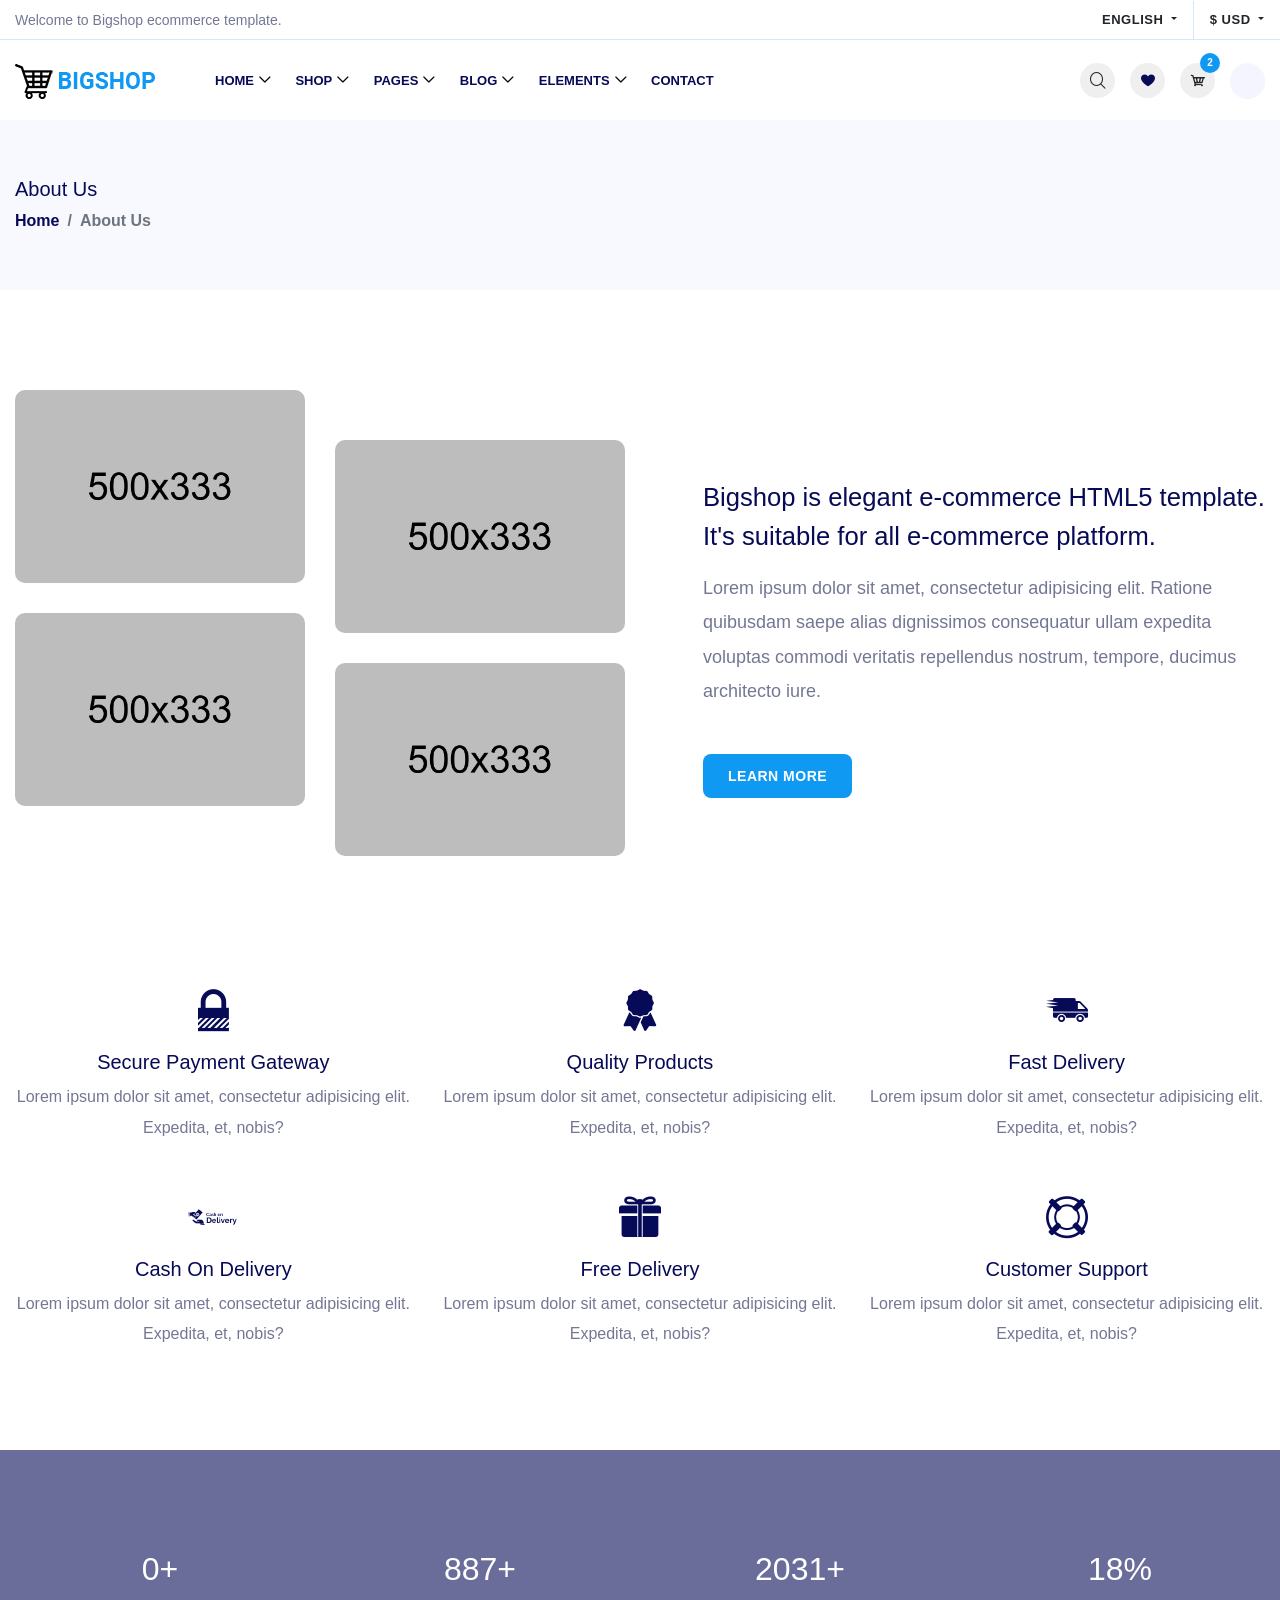
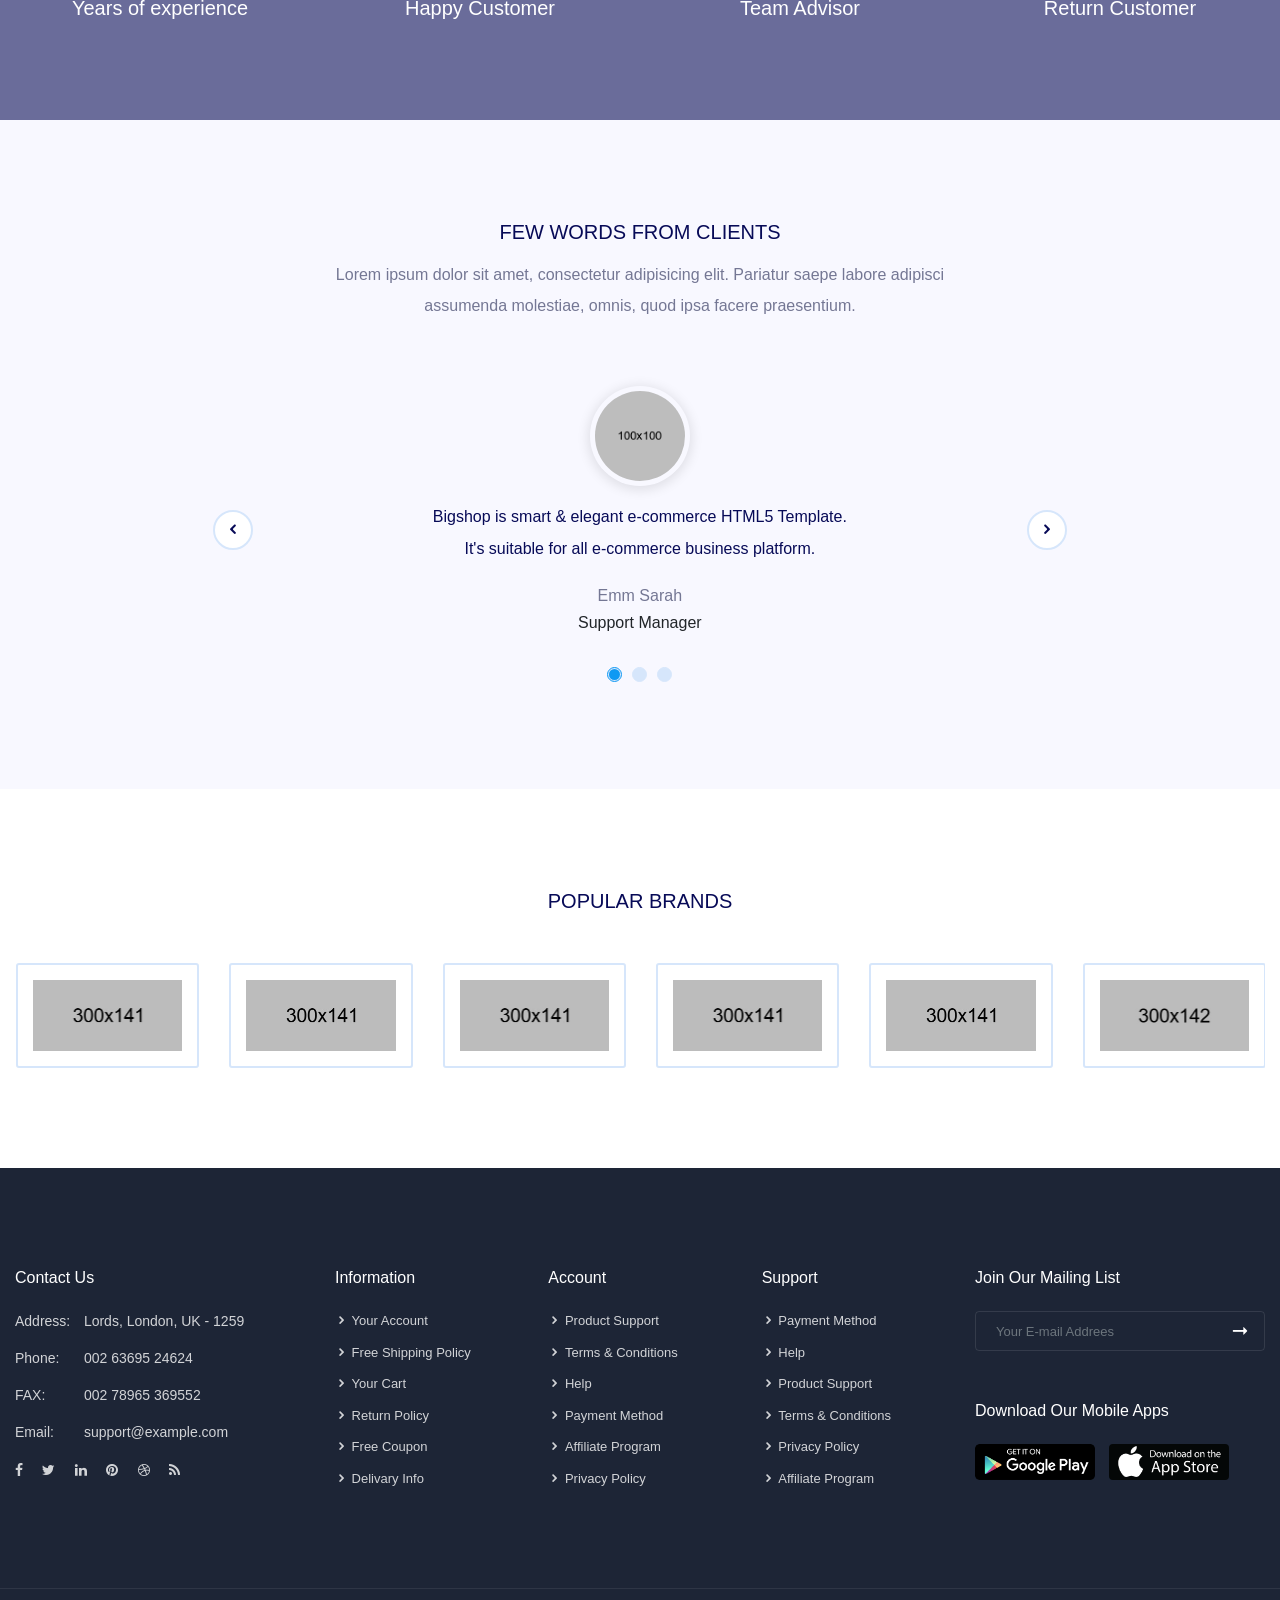
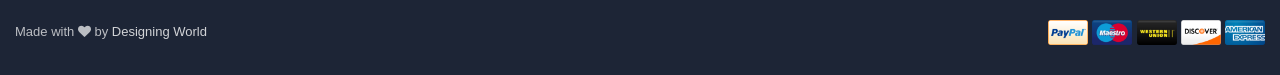
<file: html_sample/about-us.html>
<!doctype html>
<html lang="en">

<head>
    <meta charset="UTF-8">
    <meta name="description" content="">
    <meta http-equiv="X-UA-Compatible" content="IE=edge">
    <meta name="viewport" content="width=device-width, initial-scale=1, shrink-to-fit=no">
    <!-- The above 4 meta tags *must* come first in the head; any other head content must come *after* these tags -->

    <!-- Title  -->
    <title>Bigshop | Responsive E-commerce Template</title>

    <!-- Favicon  -->
    <link rel="icon" href="img/core-img/favicon.ico">

    <!-- Style CSS -->
    <link rel="stylesheet" href="style.css">

</head>

<body>
    <!-- Preloader -->
    <div id="preloader">
        <div class="spinner-grow" role="status">
            <span class="sr-only">Loading...</span>
        </div>
    </div>

    <!-- Header Area -->
    <header class="header_area">
        <!-- Top Header Area -->
        <div class="top-header-area">
            <div class="container h-100">
                <div class="row h-100 align-items-center">
                    <div class="col-6">
                        <div class="welcome-note">
                            <span class="popover--text" data-toggle="popover" data-content="Welcome to Bigshop ecommerce template."><i class="icofont-info-square"></i></span>
                            <span class="text">Welcome to Bigshop ecommerce template.</span>
                        </div>
                    </div>
                    <div class="col-6">
                        <div class="language-currency-dropdown d-flex align-items-center justify-content-end">
                            <!-- Language Dropdown -->
                            <div class="language-dropdown">
                                <div class="dropdown">
                                    <a class="btn btn-sm dropdown-toggle" href="#" role="button" id="dropdownMenu1" data-toggle="dropdown" aria-haspopup="true" aria-expanded="false">
                                        English
                                    </a>
                                    <div class="dropdown-menu dropdown-menu-right" aria-labelledby="dropdownMenu1">
                                        <a class="dropdown-item" href="#">Bangla</a>
                                        <a class="dropdown-item" href="#">Arabic</a>
                                    </div>
                                </div>
                            </div>

                            <!-- Currency Dropdown -->
                            <div class="currency-dropdown">
                                <div class="dropdown">
                                    <a class="btn btn-sm dropdown-toggle" href="#" role="button" id="dropdownMenu2" data-toggle="dropdown" aria-haspopup="true" aria-expanded="false">
                                        $ USD
                                    </a>
                                    <div class="dropdown-menu dropdown-menu-right" aria-labelledby="dropdownMenu2">
                                        <a class="dropdown-item" href="#">৳ BDT</a>
                                        <a class="dropdown-item" href="#">€ Euro</a>
                                    </div>
                                </div>
                            </div>
                        </div>
                    </div>
                </div>
            </div>
        </div>

        <!-- Main Menu -->
        <div class="bigshop-main-menu">
            <div class="container">
                <div class="classy-nav-container breakpoint-off">
                    <nav class="classy-navbar" id="bigshopNav">

                        <!-- Nav Brand -->
                        <a href="index.html" class="nav-brand"><img src="img/core-img/logo.png" alt="logo"></a>

                        <!-- Toggler -->
                        <div class="classy-navbar-toggler">
                            <span class="navbarToggler"><span></span><span></span><span></span></span>
                        </div>

                        <!-- Menu -->
                        <div class="classy-menu">
                            <!-- Close -->
                            <div class="classycloseIcon">
                                <div class="cross-wrap"><span class="top"></span><span class="bottom"></span></div>
                            </div>

                            <!-- Nav -->
                            <div class="classynav">
                                <ul>
                                    <li><a href="#">Home</a>
                                        <ul class="dropdown">
                                            <li><a href="index-1.html">Home - 1</a></li>
                                            <li><a href="index-2.html">Home - 2</a></li>
                                            <li><a href="index-3.html">Home - 3</a></li>
                                        </ul>
                                    </li>
                                    <li><a href="#">Shop</a>
                                        <ul class="dropdown">
                                            <li><a href="#">Shop Grid</a>
                                                <ul class="dropdown">
                                                    <li><a href="shop-grid-left-sidebar.html">Shop Grid Left Sidebar</a></li>
                                                    <li><a href="shop-grid-right-sidebar.html">Shop Grid Right Sidebar</a></li>
                                                    <li><a href="shop-grid-top-sidebar.html">Shop Grid Top Sidebar</a></li>
                                                    <li><a href="shop-grid-no-sidebar.html">Shop Grid No Sidebar</a></li>
                                                </ul>
                                            </li>
                                            <li><a href="#">Shop List</a>
                                                <ul class="dropdown">
                                                    <li><a href="shop-list-left-sidebar.html">Shop List Left Sidebar</a></li>
                                                    <li><a href="shop-list-right-sidebar.html">Shop List Right Sidebar</a></li>
                                                    <li><a href="shop-list-top-sidebar.html">Shop List Top Sidebar</a></li>
                                                    <li><a href="shop-list-no-sidebar.html">Shop List No Sidebar</a></li>
                                                </ul>
                                            </li>
                                            <li><a href="product-details.html">Single Product</a></li>
                                            <li><a href="cart.html">Cart</a></li>
                                            <li><a href="#">Checkout</a>
                                                <ul class="dropdown">
                                                    <li><a href="checkout-1.html">Login</a></li>
                                                    <li><a href="checkout-2.html">Billing</a></li>
                                                    <li><a href="checkout-3.html">Shipping Method</a></li>
                                                    <li><a href="checkout-4.html">Payment Method</a></li>
                                                    <li><a href="checkout-5.html">Review</a></li>
                                                    <li><a href="checkout-complate.html">Complate</a></li>
                                                </ul>
                                            </li>
                                            <li><a href="#">Account Page</a>
                                                <ul class="dropdown">
                                                    <li><a href="my-account.html">- Dashboard</a></li>
                                                    <li><a href="order-list.html">- Orders</a></li>
                                                    <li><a href="downloads.html">- Downloads</a></li>
                                                    <li><a href="addresses.html">- Addresses</a></li>
                                                    <li><a href="account-details.html">- Account Details</a></li>
                                                </ul>
                                            </li>
                                            <li><a href="wishlist.html">Wishlist</a></li>
                                            <li><a href="compare.html">Compare</a></li>
                                        </ul>
                                    </li>
                                    <li><a href="#">Pages</a>
                                        <div class="megamenu">
                                            <ul class="single-mega cn-col-4">
                                                <li><a href="about-us.html">- About Us</a></li>
                                                <li><a href="faq.html">- FAQ</a></li>
                                                <li><a href="contact.html">- Contact</a></li>
                                                <li><a href="login.html">- Login &amp; Register</a></li>
                                                <li><a href="404.html">- 404</a></li>
                                                <li><a href="500.html">- 500</a></li>
                                            </ul>
                                            <ul class="single-mega cn-col-4">
                                                <li><a href="my-account.html">- Dashboard</a></li>
                                                <li><a href="order-list.html">- Orders</a></li>
                                                <li><a href="downloads.html">- Downloads</a></li>
                                                <li><a href="addresses.html">- Addresses</a></li>
                                                <li><a href="account-details.html">- Account Details</a></li>
                                                <li><a href="coming-soon.html">- Coming Soon</a></li>
                                            </ul>
                                            <div class="single-mega cn-col-2">
                                                <div class="megamenu-slides owl-carousel">
                                                    <a href="shop-grid-left-sidebar.html">
                                                        <img src="img/bg-img/mega-slide-2.jpg" alt="">
                                                    </a>
                                                    <a href="shop-list-left-sidebar.html">
                                                        <img src="img/bg-img/mega-slide-1.jpg" alt="">
                                                    </a>
                                                </div>
                                            </div>
                                        </div>
                                    </li>
                                    <li><a href="#">Blog</a>
                                        <ul class="dropdown">
                                            <li><a href="blog-with-left-sidebar.html">Blog Left Sidebar</a></li>
                                            <li><a href="blog-with-right-sidebar.html">Blog Right Sidebar</a></li>
                                            <li><a href="blog-with-no-sidebar.html">Blog No Sidebar</a></li>
                                            <li><a href="single-blog.html">Single Blog</a></li>
                                        </ul>
                                    </li>
                                    <li><a href="#">Elements</a>
                                        <div class="megamenu">
                                            <ul class="single-mega cn-col-4">
                                                <li><a href="accordian.html">- Accordions</a></li>
                                                <li><a href="alerts.html">- Alerts</a></li>
                                                <li><a href="badges.html">- Badges</a></li>
                                                <li><a href="blockquotes.html">- Blockquotes</a></li>
                                            </ul>
                                            <ul class="single-mega cn-col-4">
                                                <li><a href="breadcrumb.html">- Breadcrumbs</a></li>
                                                <li><a href="buttons.html">- Buttons</a></li>
                                                <li><a href="forms.html">- Forms</a></li>
                                                <li><a href="gallery.html">- Gallery</a></li>
                                            </ul>
                                            <ul class="single-mega cn-col-4">
                                                <li><a href="heading.html">- Headings</a></li>
                                                <li><a href="icon-fontawesome.html">- Icon FontAwesome</a></li>
                                                <li><a href="icon-icofont.html">- Icon Ico Font</a></li>
                                                <li><a href="labels.html">- Labels</a></li>
                                            </ul>
                                            <ul class="single-mega cn-col-4">
                                                <li><a href="modals.html">- Modals</a></li>
                                                <li><a href="pagination.html">- Pagination</a></li>
                                                <li><a href="progress-bars.html">- Progress Bars</a></li>
                                                <li><a href="tables.html">- Tables</a></li>
                                            </ul>
                                        </div>
                                    </li>
                                    <li><a href="contact.html">Contact</a></li>
                                </ul>
                            </div>
                        </div>

                        <!-- Hero Meta -->
                        <div class="hero_meta_area ml-auto d-flex align-items-center justify-content-end">
                            <!-- Search -->
                            <div class="search-area">
                                <div class="search-btn"><i class="icofont-search"></i></div>
                                <!-- Form -->
                                <div class="search-form">
                                    <input type="search" class="form-control" placeholder="Search">
                                    <input type="submit" class="d-none" value="Send">
                                </div>
                            </div>

                            <!-- Wishlist -->
                            <div class="wishlist-area">
                                <a href="wishlist.html" class="wishlist-btn"><i class="icofont-heart"></i></a>
                            </div>

                            <!-- Cart -->
                            <div class="cart-area">
                                <div class="cart--btn"><i class="icofont-cart"></i> <span class="cart_quantity">2</span></div>

                                <!-- Cart Dropdown Content -->
                                <div class="cart-dropdown-content">
                                    <ul class="cart-list">
                                        <li>
                                            <div class="cart-item-desc">
                                                <a href="#" class="image">
                                                    <img src="img/product-img/top-1.png" class="cart-thumb" alt="">
                                                </a>
                                                <div>
                                                    <a href="#">Kid's Fashion</a>
                                                    <p>1 x - <span class="price">$32.99</span></p>
                                                </div>
                                            </div>
                                            <span class="dropdown-product-remove"><i class="icofont-bin"></i></span>
                                        </li>
                                        <li>
                                            <div class="cart-item-desc">
                                                <a href="#" class="image">
                                                    <img src="img/product-img/best-4.png" class="cart-thumb" alt="">
                                                </a>
                                                <div>
                                                    <a href="#">Headphone</a>
                                                    <p>2x - <span class="price">$49.99</span></p>
                                                </div>
                                            </div>
                                            <span class="dropdown-product-remove"><i class="icofont-bin"></i></span>
                                        </li>
                                    </ul>
                                    <div class="cart-pricing my-4">
                                        <ul>
                                            <li>
                                                <span>Sub Total:</span>
                                                <span>$822.96</span>
                                            </li>
                                            <li>
                                                <span>Shipping:</span>
                                                <span>$30.00</span>
                                            </li>
                                            <li>
                                                <span>Total:</span>
                                                <span>$856.63</span>
                                            </li>
                                        </ul>
                                    </div>
                                    <div class="cart-box">
                                        <a href="checkout-1.html" class="btn btn-primary d-block">Checkout</a>
                                    </div>
                                </div>
                            </div>

                            <!-- Account -->
                            <div class="account-area">
                                <div class="user-thumbnail">
                                    <img src="img/bg-img/user.jpg" alt="">
                                </div>
                                <ul class="user-meta-dropdown">
                                    <li class="user-title"><span>Hello,</span> Lim Sarah</li>
                                    <li><a href="my-account.html">My Account</a></li>
                                    <li><a href="order-list.html">Orders List</a></li>
                                    <li><a href="wishlist.html">Wishlist</a></li>
                                    <li><a href="login.html"><i class="icofont-logout"></i> Logout</a></li>
                                </ul>
                            </div>
                        </div>
                    </nav>
                </div>
            </div>
        </div>
    </header>
    <!-- Header Area End -->

    <!-- Breadcumb Area -->
    <div class="breadcumb_area">
        <div class="container h-100">
            <div class="row h-100 align-items-center">
                <div class="col-12">
                    <h5>About Us</h5>
                    <ol class="breadcrumb">
                        <li class="breadcrumb-item"><a href="index.html">Home</a></li>
                        <li class="breadcrumb-item active">About Us</li>
                    </ol>
                </div>
            </div>
        </div>
    </div>
    <!-- Breadcumb Area -->

    <!-- About Us Area -->
    <section class="about_us_area section_padding_100">
        <div class="container">
            <div class="row align-items-center">
                <div class="col-12 col-lg-6">
                    <div class="about_us_content pb-5 pb-lg-0">
                        <div class="row">
                            <div class="col-6">
                                <img src="img/gallery/1.png" alt="">
                            </div>
                            <div class="col-6">
                                <img src="img/gallery/2.png" alt="">
                            </div>
                            <div class="col-6">
                                <img src="img/gallery/3.png" alt="">
                            </div>
                            <div class="col-6">
                                <img src="img/gallery/4.png" alt="">
                            </div>
                        </div>
                    </div>
                </div>
                <div class="col-12 col-lg-6">
                    <div class="about_us_content pl-0 pl-lg-5">
                        <h5>Bigshop is elegant e-commerce HTML5 template. It's suitable for all e-commerce platform.</h5>
                        <p>Lorem ipsum dolor sit amet, consectetur adipisicing elit. Ratione quibusdam saepe alias dignissimos consequatur ullam expedita voluptas commodi veritatis repellendus nostrum, tempore, ducimus architecto iure.</p>
                        <a href="#" class="btn btn-primary mt-30">Learn More</a>
                    </div>
                </div>
            </div>
        </div>
    </section>
    <!-- About Us Area -->

    <!-- Features Area -->
    <section class="features-area mb-50">
        <div class="container">
            <div class="row">
                <!-- Single Service Area -->
                <div class="col-12 col-sm-6 col-lg-4">
                    <div class="single-service-area mb-50">
                        <i class="icofont-ssl-security"></i>
                        <h5>Secure Payment Gateway</h5>
                        <p>Lorem ipsum dolor sit amet, consectetur adipisicing elit. Expedita, et, nobis?</p>
                    </div>
                </div>
                <!-- Single Service Area -->
                <div class="col-12 col-sm-6 col-lg-4">
                    <div class="single-service-area mb-50">
                        <i class="icofont-badge"></i>
                        <h5>Quality Products</h5>
                        <p>Lorem ipsum dolor sit amet, consectetur adipisicing elit. Expedita, et, nobis?</p>
                    </div>
                </div>
                <!-- Single Service Area -->
                <div class="col-12 col-sm-6 col-lg-4">
                    <div class="single-service-area mb-50">
                        <i class="icofont-fast-delivery"></i>
                        <h5>Fast Delivery</h5>
                        <p>Lorem ipsum dolor sit amet, consectetur adipisicing elit. Expedita, et, nobis?</p>
                    </div>
                </div>
                <!-- Single Service Area -->
                <div class="col-12 col-sm-6 col-lg-4">
                    <div class="single-service-area mb-50">
                        <i class="icofont-cash-on-delivery"></i>
                        <h5>Cash On Delivery</h5>
                        <p>Lorem ipsum dolor sit amet, consectetur adipisicing elit. Expedita, et, nobis?</p>
                    </div>
                </div>
                <!-- Single Service Area -->
                <div class="col-12 col-sm-6 col-lg-4">
                    <div class="single-service-area mb-50">
                        <i class="icofont-gift"></i>
                        <h5>Free Delivery</h5>
                        <p>Lorem ipsum dolor sit amet, consectetur adipisicing elit. Expedita, et, nobis?</p>
                    </div>
                </div>
                <!-- Single Service Area -->
                <div class="col-12 col-sm-6 col-lg-4">
                    <div class="single-service-area mb-50">
                        <i class="icofont-life-bouy"></i>
                        <h5>Customer Support</h5>
                        <p>Lorem ipsum dolor sit amet, consectetur adipisicing elit. Expedita, et, nobis?</p>
                    </div>
                </div>
            </div>
        </div>
    </section>

    <!-- Cool Facts Area -->
    <section class="about_us_one cool_facts_area section_padding_100_70 bg-overlay jarallax" style="background-image: url(img/bg-img/deals.jpg);">
        <div class="container">
            <div class="row">
                <!-- Single Cool Facts -->
                <div class="col-12 col-sm-6 col-lg-3">
                    <div class="cool_fact_text text-center wow fadeInUp" data-wow-delay="0.2s">
                        <h2><span class="counter">2</span>+</h2>
                        <h5>Years of experience</h5>
                    </div>
                </div>
                <!-- Single Cool Facts -->
                <div class="col-12 col-sm-6 col-lg-3">
                    <div class="cool_fact_text text-center wow fadeInUp" data-wow-delay="0.4s">
                        <h2><span class="counter">3350</span>+</h2>
                        <h5>Happy Customer</h5>
                    </div>
                </div>
                <!-- Single Cool Facts -->
                <div class="col-12 col-sm-6 col-lg-3">
                    <div class="cool_fact_text text-center wow fadeInUp" data-wow-delay="0.6s">
                        <h2><span class="counter">7815</span>+</h2>
                        <h5>Team Advisor</h5>
                    </div>
                </div>
                <!-- Single Cool Facts -->
                <div class="col-12 col-sm-6 col-lg-3">
                    <div class="cool_fact_text text-center wow fadeInUp" data-wow-delay="0.8s">
                        <h2><span class="counter">70</span>%</h2>
                        <h5>Return Customer</h5>
                    </div>
                </div>
            </div>
        </div>
    </section>
    <!-- Cool Facts Area End -->

    <!-- Testimonial Area -->
    <section class="testimonials_area bg-gray section_padding_100">
        <div class="container">
            <div class="row justify-content-center">
                <div class="col-12 col-lg-6">
                    <div class="popular_section_heading mb-50 text-center">
                        <h5 class="mb-3">Few Words from Clients</h5>
                        <p>Lorem ipsum dolor sit amet, consectetur adipisicing elit. Pariatur saepe labore adipisci assumenda molestiae, omnis, quod ipsa facere praesentium.</p>
                    </div>
                </div>
            </div>
            <div class="row justify-content-center">
                <div class="col-12 col-lg-8">
                    <div class="testimonials_slides owl-carousel">
                        <div class="single_tes_slide text-center">
                            <img src="img/partner-img/tes-1.png" alt="">
                            <h6>Bigshop is smart &amp; elegant e-commerce HTML5 Template. <br> It's suitable for all e-commerce business platform.</h6>
                            <p>Emm Sarah</p>
                            <span>Support Manager</span>
                        </div>

                        <div class="single_tes_slide text-center">
                            <img src="img/partner-img/tes-2.png" alt="">
                            <h6>Bigshop is smart &amp; elegant e-commerce HTML5 Template. <br> It's suitable for all e-commerce business platform.</h6>
                            <p>Nazrul Islam</p>
                            <span>Support Manager</span>
                        </div>

                        <div class="single_tes_slide text-center">
                            <img src="img/partner-img/tes-3.png" alt="">
                            <h6>Bigshop is smart &amp; elegant e-commerce HTML5 Template. <br> It's suitable for all e-commerce business platform.</h6>
                            <p>Justin Align</p>
                            <span>Support Manager</span>
                        </div>
                    </div>
                </div>
            </div>
        </div>
    </section>
    <!-- Testimonial Area End -->

    <!-- Popular Brands Area -->
    <section class="popular_brands_area section_padding_100">
        <div class="container">
            <div class="row">
                <div class="col-12">
                    <div class="popular_section_heading mb-50 text-center">
                        <h5>Popular Brands</h5>
                    </div>
                </div>
                <div class="col-12">
                    <div class="popular_brands_slide owl-carousel">
                        <div class="single_brands">
                            <img src="img/partner-img/1.jpg" alt="">
                        </div>
                        <div class="single_brands">
                            <img src="img/partner-img/2.jpg" alt="">
                        </div>
                        <div class="single_brands">
                            <img src="img/partner-img/3.jpg" alt="">
                        </div>
                        <div class="single_brands">
                            <img src="img/partner-img/4.jpg" alt="">
                        </div>
                        <div class="single_brands">
                            <img src="img/partner-img/5.jpg" alt="">
                        </div>
                        <div class="single_brands">
                            <img src="img/partner-img/6.jpg" alt="">
                        </div>
                    </div>
                </div>
            </div>
        </div>
    </section>
    <!-- Popular Brands Area End -->

    <!-- Footer Area -->
    <footer class="footer_area section_padding_100_0">
        <div class="container">
            <div class="row">
                <!-- Single Footer Area -->
                <div class="col-12 col-sm-6 col-md-5 col-lg-4 col-xl-3">
                    <div class="single_footer_area mb-100">
                        <div class="footer_heading mb-4">
                            <h6>Contact Us</h6>
                        </div>
                        <ul class="footer_content">
                            <li><span>Address:</span> Lords, London, UK - 1259</li>
                            <li><span>Phone:</span> 002 63695 24624</li>
                            <li><span>FAX:</span> 002 78965 369552</li>
                            <li><span>Email:</span> support@example.com</li>
                        </ul>
                        <div class="footer_social_area mt-15">
                            <a href="#"><i class="fa fa-facebook" aria-hidden="true"></i></a>
                            <a href="#"><i class="fa fa-twitter" aria-hidden="true"></i></a>
                            <a href="#"><i class="fa fa-linkedin" aria-hidden="true"></i></a>
                            <a href="#"><i class="fa fa-pinterest" aria-hidden="true"></i></a>
                            <a href="#"><i class="fa fa-dribbble" aria-hidden="true"></i></a>
                            <a href="#"><i class="fa fa-rss" aria-hidden="true"></i></a>
                        </div>
                    </div>
                </div>

                <!-- Single Footer Area -->
                <div class="col-12 col-sm-6 col-md col-lg-4 col-xl-2">
                    <div class="single_footer_area mb-100">
                        <div class="footer_heading mb-4">
                            <h6>Information</h6>
                        </div>
                        <ul class="footer_widget_menu">
                            <li><a href="#"><i class="icofont-rounded-right"></i> Your Account</a></li>
                            <li><a href="#"><i class="icofont-rounded-right"></i> Free Shipping Policy</a></li>
                            <li><a href="#"><i class="icofont-rounded-right"></i> Your Cart</a></li>
                            <li><a href="#"><i class="icofont-rounded-right"></i> Return Policy</a></li>
                            <li><a href="#"><i class="icofont-rounded-right"></i> Free Coupon</a></li>
                            <li><a href="#"><i class="icofont-rounded-right"></i> Delivary Info</a></li>
                        </ul>
                    </div>
                </div>

                <!-- Single Footer Area -->
                <div class="col-12 col-sm-6 col-md col-lg-4 col-xl-2">
                    <div class="single_footer_area mb-100">
                        <div class="footer_heading mb-4">
                            <h6>Account</h6>
                        </div>
                        <ul class="footer_widget_menu">
                            <li><a href="#"><i class="icofont-rounded-right"></i> Product Support</a></li>
                            <li><a href="#"><i class="icofont-rounded-right"></i> Terms &amp; Conditions</a></li>
                            <li><a href="#"><i class="icofont-rounded-right"></i> Help</a></li>
                            <li><a href="#"><i class="icofont-rounded-right"></i> Payment Method</a></li>
                            <li><a href="#"><i class="icofont-rounded-right"></i> Affiliate Program</a></li>
                            <li><a href="#"><i class="icofont-rounded-right"></i> Privacy Policy</a></li>
                        </ul>
                    </div>
                </div>

                <!-- Single Footer Area -->
                <div class="col-12 col-sm-6 col-md-5 col-lg-4 col-xl-2">
                    <div class="single_footer_area mb-100">
                        <div class="footer_heading mb-4">
                            <h6>Support</h6>
                        </div>
                        <ul class="footer_widget_menu">
                            <li><a href="#"><i class="icofont-rounded-right"></i> Payment Method</a></li>
                            <li><a href="#"><i class="icofont-rounded-right"></i> Help</a></li>
                            <li><a href="#"><i class="icofont-rounded-right"></i> Product Support</a></li>
                            <li><a href="#"><i class="icofont-rounded-right"></i> Terms &amp; Conditions</a></li>
                            <li><a href="#"><i class="icofont-rounded-right"></i> Privacy Policy</a></li>
                            <li><a href="#"><i class="icofont-rounded-right"></i> Affiliate Program</a></li>
                        </ul>
                    </div>
                </div>

                <!-- Single Footer Area -->
                <div class="col-12 col-md-7 col-lg-8 col-xl-3">
                    <div class="single_footer_area mb-50">
                        <div class="footer_heading mb-4">
                            <h6>Join our mailing list</h6>
                        </div>
                        <div class="subscribtion_form">
                            <form action="#" method="post">
                                <input type="email" name="mail" class="form-control mail" placeholder="Your E-mail Addrees">
                                <button type="submit" class="submit"><i class="icofont-long-arrow-right"></i></button>
                            </form>
                        </div>
                    </div>
                    <div class="single_footer_area mb-100">
                        <div class="footer_heading mb-4">
                            <h6>Download our Mobile Apps</h6>
                        </div>
                        <div class="apps_download">
                            <a href="#"><img src="img/core-img/play-store.png" alt="Play Store"></a>
                            <a href="#"><img src="img/core-img/app-store.png" alt="Apple Store"></a>
                        </div>
                    </div>
                </div>
            </div>
        </div>

        <!-- Footer Bottom -->
        <div class="footer_bottom_area">
            <div class="container">
                <div class="row align-items-center">
                    <!-- Copywrite -->
                    <div class="col-12 col-md-6">
                        <div class="copywrite_text">
                            <p>Made with <i class="fa fa-heart" aria-hidden="true"></i> by <a href="#">Designing World</a></p>
                        </div>
                    </div>
                    <!-- Payment Method -->
                    <div class="col-12 col-md-6">
                        <div class="payment_method">
                            <img src="img/payment-method/paypal.png" alt="">
                            <img src="img/payment-method/maestro.png" alt="">
                            <img src="img/payment-method/western-union.png" alt="">
                            <img src="img/payment-method/discover.png" alt="">
                            <img src="img/payment-method/american-express.png" alt="">
                        </div>
                    </div>
                </div>
            </div>
        </div>
    </footer>
    <!-- Footer Area -->

    <!-- jQuery (Necessary for All JavaScript Plugins) -->
    <script src="js/jquery.min.js"></script>
    <script src="js/popper.min.js"></script>
    <script src="js/bootstrap.min.js"></script>
    <script src="js/jquery.easing.min.js"></script>
    <script src="js/default/classy-nav.min.js"></script>
    <script src="js/owl.carousel.min.js"></script>
    <script src="js/default/scrollup.js"></script>
    <script src="js/waypoints.min.js"></script>
    <script src="js/jquery.countdown.min.js"></script>
    <script src="js/jquery.counterup.min.js"></script>
    <script src="js/jquery-ui.min.js"></script>
    <script src="js/jarallax.min.js"></script>
    <script src="js/jarallax-video.min.js"></script>
    <script src="js/jquery.magnific-popup.min.js"></script>
    <script src="js/jquery.nice-select.min.js"></script>
    <script src="js/wow.min.js"></script>
    <script src="js/default/active.js"></script>

</body>

</html>
</file>
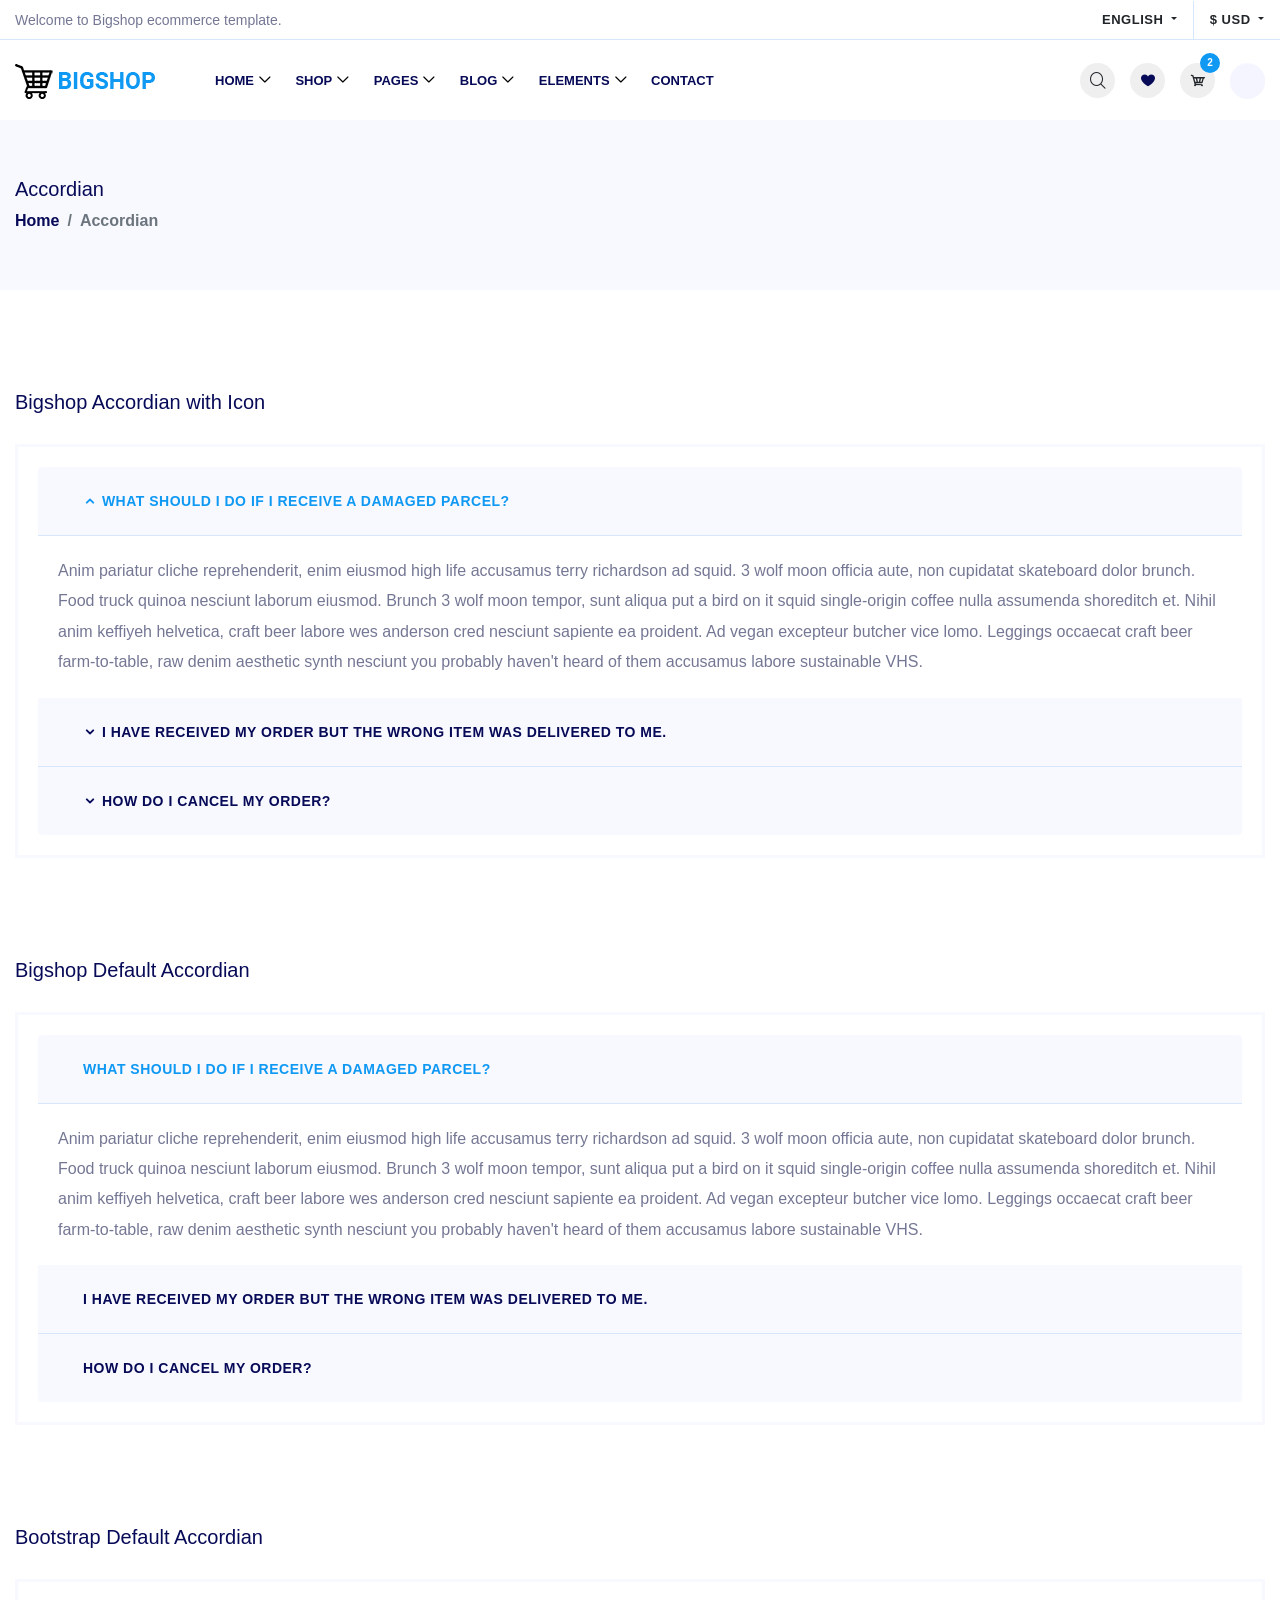
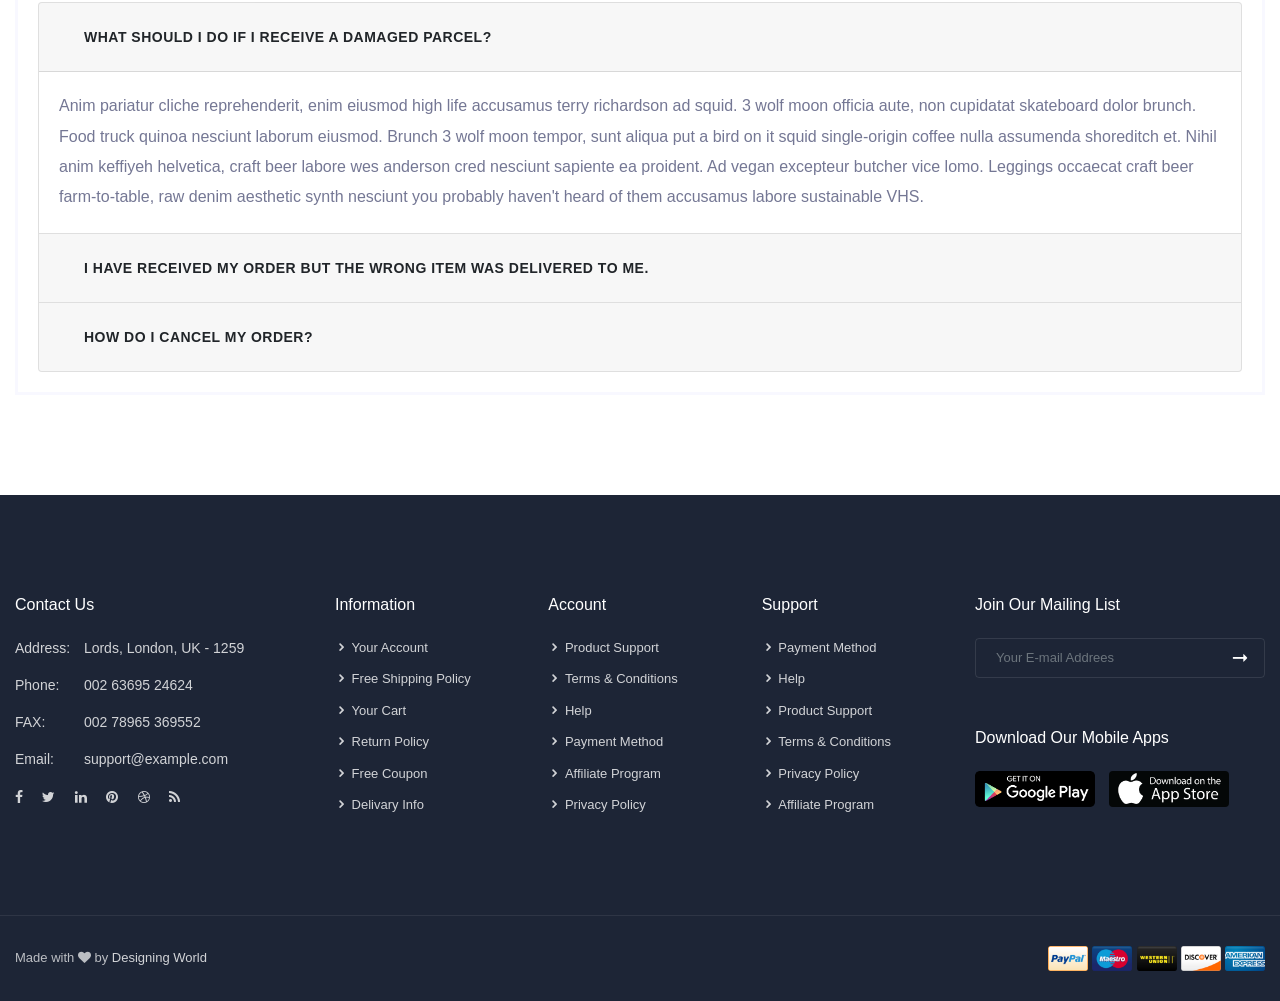
<file: html_sample/accordian.html>
<!doctype html>
<html lang="en">

<head>
    <meta charset="UTF-8">
    <meta name="description" content="">
    <meta http-equiv="X-UA-Compatible" content="IE=edge">
    <meta name="viewport" content="width=device-width, initial-scale=1, shrink-to-fit=no">
    <!-- The above 4 meta tags *must* come first in the head; any other head content must come *after* these tags -->

    <!-- Title  -->
    <title>Bigshop | Responsive E-commerce Template</title>

    <!-- Favicon  -->
    <link rel="icon" href="img/core-img/favicon.ico">

    <!-- Style CSS -->
    <link rel="stylesheet" href="style.css">

</head>

<body>
    <!-- Preloader -->
    <div id="preloader">
        <div class="spinner-grow" role="status">
            <span class="sr-only">Loading...</span>
        </div>
    </div>

    <!-- Header Area -->
    <header class="header_area">
        <!-- Top Header Area -->
        <div class="top-header-area">
            <div class="container h-100">
                <div class="row h-100 align-items-center">
                    <div class="col-6">
                        <div class="welcome-note">
                            <span class="popover--text" data-toggle="popover" data-content="Welcome to Bigshop ecommerce template."><i class="icofont-info-square"></i></span>
                            <span class="text">Welcome to Bigshop ecommerce template.</span>
                        </div>
                    </div>
                    <div class="col-6">
                        <div class="language-currency-dropdown d-flex align-items-center justify-content-end">
                            <!-- Language Dropdown -->
                            <div class="language-dropdown">
                                <div class="dropdown">
                                    <a class="btn btn-sm dropdown-toggle" href="#" role="button" id="dropdownMenu1" data-toggle="dropdown" aria-haspopup="true" aria-expanded="false">
                                        English
                                    </a>
                                    <div class="dropdown-menu dropdown-menu-right" aria-labelledby="dropdownMenu1">
                                        <a class="dropdown-item" href="#">Bangla</a>
                                        <a class="dropdown-item" href="#">Arabic</a>
                                    </div>
                                </div>
                            </div>

                            <!-- Currency Dropdown -->
                            <div class="currency-dropdown">
                                <div class="dropdown">
                                    <a class="btn btn-sm dropdown-toggle" href="#" role="button" id="dropdownMenu2" data-toggle="dropdown" aria-haspopup="true" aria-expanded="false">
                                        $ USD
                                    </a>
                                    <div class="dropdown-menu dropdown-menu-right" aria-labelledby="dropdownMenu2">
                                        <a class="dropdown-item" href="#">৳ BDT</a>
                                        <a class="dropdown-item" href="#">€ Euro</a>
                                    </div>
                                </div>
                            </div>
                        </div>
                    </div>
                </div>
            </div>
        </div>

        <!-- Main Menu -->
        <div class="bigshop-main-menu">
            <div class="container">
                <div class="classy-nav-container breakpoint-off">
                    <nav class="classy-navbar" id="bigshopNav">

                        <!-- Nav Brand -->
                        <a href="index.html" class="nav-brand"><img src="img/core-img/logo.png" alt="logo"></a>

                        <!-- Toggler -->
                        <div class="classy-navbar-toggler">
                            <span class="navbarToggler"><span></span><span></span><span></span></span>
                        </div>

                        <!-- Menu -->
                        <div class="classy-menu">
                            <!-- Close -->
                            <div class="classycloseIcon">
                                <div class="cross-wrap"><span class="top"></span><span class="bottom"></span></div>
                            </div>

                            <!-- Nav -->
                            <div class="classynav">
                                <ul>
                                    <li><a href="#">Home</a>
                                        <ul class="dropdown">
                                            <li><a href="index-1.html">Home - 1</a></li>
                                            <li><a href="index-2.html">Home - 2</a></li>
                                            <li><a href="index-3.html">Home - 3</a></li>
                                        </ul>
                                    </li>
                                    <li><a href="#">Shop</a>
                                        <ul class="dropdown">
                                            <li><a href="#">Shop Grid</a>
                                                <ul class="dropdown">
                                                    <li><a href="shop-grid-left-sidebar.html">Shop Grid Left Sidebar</a></li>
                                                    <li><a href="shop-grid-right-sidebar.html">Shop Grid Right Sidebar</a></li>
                                                    <li><a href="shop-grid-top-sidebar.html">Shop Grid Top Sidebar</a></li>
                                                    <li><a href="shop-grid-no-sidebar.html">Shop Grid No Sidebar</a></li>
                                                </ul>
                                            </li>
                                            <li><a href="#">Shop List</a>
                                                <ul class="dropdown">
                                                    <li><a href="shop-list-left-sidebar.html">Shop List Left Sidebar</a></li>
                                                    <li><a href="shop-list-right-sidebar.html">Shop List Right Sidebar</a></li>
                                                    <li><a href="shop-list-top-sidebar.html">Shop List Top Sidebar</a></li>
                                                    <li><a href="shop-list-no-sidebar.html">Shop List No Sidebar</a></li>
                                                </ul>
                                            </li>
                                            <li><a href="product-details.html">Single Product</a></li>
                                            <li><a href="cart.html">Cart</a></li>
                                            <li><a href="#">Checkout</a>
                                                <ul class="dropdown">
                                                    <li><a href="checkout-1.html">Login</a></li>
                                                    <li><a href="checkout-2.html">Billing</a></li>
                                                    <li><a href="checkout-3.html">Shipping Method</a></li>
                                                    <li><a href="checkout-4.html">Payment Method</a></li>
                                                    <li><a href="checkout-5.html">Review</a></li>
                                                    <li><a href="checkout-complate.html">Complate</a></li>
                                                </ul>
                                            </li>
                                            <li><a href="#">Account Page</a>
                                                <ul class="dropdown">
                                                    <li><a href="my-account.html">- Dashboard</a></li>
                                                    <li><a href="order-list.html">- Orders</a></li>
                                                    <li><a href="downloads.html">- Downloads</a></li>
                                                    <li><a href="addresses.html">- Addresses</a></li>
                                                    <li><a href="account-details.html">- Account Details</a></li>
                                                </ul>
                                            </li>
                                            <li><a href="wishlist.html">Wishlist</a></li>
                                            <li><a href="compare.html">Compare</a></li>
                                        </ul>
                                    </li>
                                    <li><a href="#">Pages</a>
                                        <div class="megamenu">
                                            <ul class="single-mega cn-col-4">
                                                <li><a href="about-us.html">- About Us</a></li>
                                                <li><a href="faq.html">- FAQ</a></li>
                                                <li><a href="contact.html">- Contact</a></li>
                                                <li><a href="login.html">- Login &amp; Register</a></li>
                                                <li><a href="404.html">- 404</a></li>
                                                <li><a href="500.html">- 500</a></li>
                                            </ul>
                                            <ul class="single-mega cn-col-4">
                                                <li><a href="my-account.html">- Dashboard</a></li>
                                                <li><a href="order-list.html">- Orders</a></li>
                                                <li><a href="downloads.html">- Downloads</a></li>
                                                <li><a href="addresses.html">- Addresses</a></li>
                                                <li><a href="account-details.html">- Account Details</a></li>
                                                <li><a href="coming-soon.html">- Coming Soon</a></li>
                                            </ul>
                                            <div class="single-mega cn-col-2">
                                                <div class="megamenu-slides owl-carousel">
                                                    <a href="shop-grid-left-sidebar.html">
                                                        <img src="img/bg-img/mega-slide-2.jpg" alt="">
                                                    </a>
                                                    <a href="shop-list-left-sidebar.html">
                                                        <img src="img/bg-img/mega-slide-1.jpg" alt="">
                                                    </a>
                                                </div>
                                            </div>
                                        </div>
                                    </li>
                                    <li><a href="#">Blog</a>
                                        <ul class="dropdown">
                                            <li><a href="blog-with-left-sidebar.html">Blog Left Sidebar</a></li>
                                            <li><a href="blog-with-right-sidebar.html">Blog Right Sidebar</a></li>
                                            <li><a href="blog-with-no-sidebar.html">Blog No Sidebar</a></li>
                                            <li><a href="single-blog.html">Single Blog</a></li>
                                        </ul>
                                    </li>
                                    <li><a href="#">Elements</a>
                                        <div class="megamenu">
                                            <ul class="single-mega cn-col-4">
                                                <li><a href="accordian.html">- Accordions</a></li>
                                                <li><a href="alerts.html">- Alerts</a></li>
                                                <li><a href="badges.html">- Badges</a></li>
                                                <li><a href="blockquotes.html">- Blockquotes</a></li>
                                            </ul>
                                            <ul class="single-mega cn-col-4">
                                                <li><a href="breadcrumb.html">- Breadcrumbs</a></li>
                                                <li><a href="buttons.html">- Buttons</a></li>
                                                <li><a href="forms.html">- Forms</a></li>
                                                <li><a href="gallery.html">- Gallery</a></li>
                                            </ul>
                                            <ul class="single-mega cn-col-4">
                                                <li><a href="heading.html">- Headings</a></li>
                                                <li><a href="icon-fontawesome.html">- Icon FontAwesome</a></li>
                                                <li><a href="icon-icofont.html">- Icon Ico Font</a></li>
                                                <li><a href="labels.html">- Labels</a></li>
                                            </ul>
                                            <ul class="single-mega cn-col-4">
                                                <li><a href="modals.html">- Modals</a></li>
                                                <li><a href="pagination.html">- Pagination</a></li>
                                                <li><a href="progress-bars.html">- Progress Bars</a></li>
                                                <li><a href="tables.html">- Tables</a></li>
                                            </ul>
                                        </div>
                                    </li>
                                    <li><a href="contact.html">Contact</a></li>
                                </ul>
                            </div>
                        </div>

                        <!-- Hero Meta -->
                        <div class="hero_meta_area ml-auto d-flex align-items-center justify-content-end">
                            <!-- Search -->
                            <div class="search-area">
                                <div class="search-btn"><i class="icofont-search"></i></div>
                                <!-- Form -->
                                <div class="search-form">
                                    <input type="search" class="form-control" placeholder="Search">
                                    <input type="submit" class="d-none" value="Send">
                                </div>
                            </div>

                            <!-- Wishlist -->
                            <div class="wishlist-area">
                                <a href="wishlist.html" class="wishlist-btn"><i class="icofont-heart"></i></a>
                            </div>

                            <!-- Cart -->
                            <div class="cart-area">
                                <div class="cart--btn"><i class="icofont-cart"></i> <span class="cart_quantity">2</span></div>

                                <!-- Cart Dropdown Content -->
                                <div class="cart-dropdown-content">
                                    <ul class="cart-list">
                                        <li>
                                            <div class="cart-item-desc">
                                                <a href="#" class="image">
                                                    <img src="img/product-img/top-1.png" class="cart-thumb" alt="">
                                                </a>
                                                <div>
                                                    <a href="#">Kid's Fashion</a>
                                                    <p>1 x - <span class="price">$32.99</span></p>
                                                </div>
                                            </div>
                                            <span class="dropdown-product-remove"><i class="icofont-bin"></i></span>
                                        </li>
                                        <li>
                                            <div class="cart-item-desc">
                                                <a href="#" class="image">
                                                    <img src="img/product-img/best-4.png" class="cart-thumb" alt="">
                                                </a>
                                                <div>
                                                    <a href="#">Headphone</a>
                                                    <p>2x - <span class="price">$49.99</span></p>
                                                </div>
                                            </div>
                                            <span class="dropdown-product-remove"><i class="icofont-bin"></i></span>
                                        </li>
                                    </ul>
                                    <div class="cart-pricing my-4">
                                        <ul>
                                            <li>
                                                <span>Sub Total:</span>
                                                <span>$822.96</span>
                                            </li>
                                            <li>
                                                <span>Shipping:</span>
                                                <span>$30.00</span>
                                            </li>
                                            <li>
                                                <span>Total:</span>
                                                <span>$856.63</span>
                                            </li>
                                        </ul>
                                    </div>
                                    <div class="cart-box">
                                        <a href="checkout-1.html" class="btn btn-primary d-block">Checkout</a>
                                    </div>
                                </div>
                            </div>

                            <!-- Account -->
                            <div class="account-area">
                                <div class="user-thumbnail">
                                    <img src="img/bg-img/user.jpg" alt="">
                                </div>
                                <ul class="user-meta-dropdown">
                                    <li class="user-title"><span>Hello,</span> Lim Sarah</li>
                                    <li><a href="my-account.html">My Account</a></li>
                                    <li><a href="order-list.html">Orders List</a></li>
                                    <li><a href="wishlist.html">Wishlist</a></li>
                                    <li><a href="login.html"><i class="icofont-logout"></i> Logout</a></li>
                                </ul>
                            </div>
                        </div>
                    </nav>
                </div>
            </div>
        </div>
    </header>
    <!-- Header Area End -->

    <!-- Breadcumb Area -->
    <div class="breadcumb_area">
        <div class="container h-100">
            <div class="row h-100 align-items-center">
                <div class="col-12">
                    <h5>Accordian</h5>
                    <ol class="breadcrumb">
                        <li class="breadcrumb-item"><a href="index.html">Home</a></li>
                        <li class="breadcrumb-item active">Accordian</li>
                    </ol>
                </div>
            </div>
        </div>
    </div>
    <!-- Breadcumb Area -->

    <!-- Shortcodes Area -->
    <div class="shortcodes_area section_padding_100">
        <div class="container">
            <!-- Shortcodes Content -->
            <div class="row">
                <div class="col-12">
                    <!-- Shortcodes Title -->
                    <div class="shortcodes_title mb-30">
                        <h5>Bigshop Accordian with Icon</h5>
                    </div>

                    <!-- +++++++++++++++++++++++
                    Bigshop Accordian With Icon
                    +++++++++++++++++++++++ -->
                    <div class="shortcodes_content mb-100">
                        <div class="accordion bigshop-accordian-with-icon" id="bigshopAccordianIcon">
                            <div class="card">
                                <div class="card-header" id="bigshopWithIconAccordian1">
                                    <button class="btn" type="button" data-toggle="collapse" data-target="#bswicollapseOne" aria-expanded="true" aria-controls="bswicollapseOne">
                                        <i class="icofont-rounded-up"></i><i class="icofont-rounded-down"></i> What should I do if I receive a damaged parcel?
                                    </button>
                                </div>

                                <div id="bswicollapseOne" class="collapse show" aria-labelledby="bigshopWithIconAccordian1" data-parent="#bigshopAccordianIcon">
                                    <div class="card-body">
                                        <p class="mb-0">Anim pariatur cliche reprehenderit, enim eiusmod high life accusamus terry richardson ad squid. 3 wolf moon officia aute, non cupidatat skateboard dolor brunch. Food truck quinoa nesciunt laborum eiusmod. Brunch 3 wolf moon tempor, sunt aliqua put a bird on it squid single-origin coffee nulla assumenda shoreditch et. Nihil anim keffiyeh helvetica, craft beer labore wes anderson cred nesciunt sapiente ea proident. Ad vegan excepteur butcher vice lomo. Leggings occaecat craft beer farm-to-table, raw denim aesthetic synth nesciunt you probably haven't heard of them accusamus labore sustainable VHS.</p>
                                    </div>
                                </div>
                            </div>
                            <div class="card">
                                <div class="card-header" id="bigshopWithIconAccordian2">
                                    <button class="btn collapsed" type="button" data-toggle="collapse" data-target="#bswicollapseTwo" aria-expanded="false" aria-controls="bswicollapseTwo">
                                        <i class="icofont-rounded-up"></i><i class="icofont-rounded-down"></i> I have received my order but the wrong item was delivered to me.
                                    </button>
                                </div>
                                <div id="bswicollapseTwo" class="collapse" aria-labelledby="bigshopWithIconAccordian2" data-parent="#bigshopAccordianIcon">
                                    <div class="card-body">
                                        <p class="mb-0">Anim pariatur cliche reprehenderit, enim eiusmod high life accusamus terry richardson ad squid. 3 wolf moon officia aute, non cupidatat skateboard dolor brunch. Food truck quinoa nesciunt laborum eiusmod. Brunch 3 wolf moon tempor, sunt aliqua put a bird on it squid single-origin coffee nulla assumenda shoreditch et. Nihil anim keffiyeh helvetica, craft beer labore wes anderson cred nesciunt sapiente ea proident. Ad vegan excepteur butcher vice lomo. Leggings occaecat craft beer farm-to-table, raw denim aesthetic synth nesciunt you probably haven't heard of them accusamus labore sustainable VHS.</p>
                                    </div>
                                </div>
                            </div>
                            <div class="card">
                                <div class="card-header" id="bigshopWithIconAccordian3">
                                    <button class="btn collapsed" type="button" data-toggle="collapse" data-target="#bswicollapseThree" aria-expanded="false" aria-controls="bswicollapseThree">
                                        <i class="icofont-rounded-up"></i><i class="icofont-rounded-down"></i> How do I cancel my order?
                                    </button>
                                </div>
                                <div id="bswicollapseThree" class="collapse" aria-labelledby="bigshopWithIconAccordian3" data-parent="#bigshopAccordianIcon">
                                    <div class="card-body">
                                        <p class="mb-0">Anim pariatur cliche reprehenderit, enim eiusmod high life accusamus terry richardson ad squid. 3 wolf moon officia aute, non cupidatat skateboard dolor brunch. Food truck quinoa nesciunt laborum eiusmod. Brunch 3 wolf moon tempor, sunt aliqua put a bird on it squid single-origin coffee nulla assumenda shoreditch et. Nihil anim keffiyeh helvetica, craft beer labore wes anderson cred nesciunt sapiente ea proident. Ad vegan excepteur butcher vice lomo. Leggings occaecat craft beer farm-to-table, raw denim aesthetic synth nesciunt you probably haven't heard of them accusamus labore sustainable VHS.</p>
                                    </div>
                                </div>
                            </div>
                        </div>
                    </div>
                    <!-- +++++++++++++++++++++++
                    Bigshop Accordian With Icon
                    +++++++++++++++++++++++ -->

                    <!-- Shortcodes Title -->
                    <div class="shortcodes_title mb-30">
                        <h5>Bigshop Default Accordian</h5>
                    </div>

                    <!-- +++++++++++++++++++++++
                        Bigshop Default Accordian
                        +++++++++++++++++++++++ -->
                    <div class="shortcodes_content mb-100">
                        <div class="accordion bigshop-accordian" id="bigshopAccordian">
                            <div class="card">
                                <div class="card-header" id="bigshopAccordian1">
                                    <button class="btn" type="button" data-toggle="collapse" data-target="#bscollapseOne" aria-expanded="true" aria-controls="bscollapseOne">
                                        What should I do if I receive a damaged parcel?
                                    </button>
                                </div>

                                <div id="bscollapseOne" class="collapse show" aria-labelledby="bigshopAccordian1" data-parent="#bigshopAccordian">
                                    <div class="card-body">
                                        <p class="mb-0">Anim pariatur cliche reprehenderit, enim eiusmod high life accusamus terry richardson ad squid. 3 wolf moon officia aute, non cupidatat skateboard dolor brunch. Food truck quinoa nesciunt laborum eiusmod. Brunch 3 wolf moon tempor, sunt aliqua put a bird on it squid single-origin coffee nulla assumenda shoreditch et. Nihil anim keffiyeh helvetica, craft beer labore wes anderson cred nesciunt sapiente ea proident. Ad vegan excepteur butcher vice lomo. Leggings occaecat craft beer farm-to-table, raw denim aesthetic synth nesciunt you probably haven't heard of them accusamus labore sustainable VHS.</p>
                                    </div>
                                </div>
                            </div>
                            <div class="card">
                                <div class="card-header" id="bigshopAccordian2">
                                    <button class="btn collapsed" type="button" data-toggle="collapse" data-target="#bscollapseTwo" aria-expanded="false" aria-controls="bscollapseTwo">
                                        I have received my order but the wrong item was delivered to me.
                                    </button>
                                </div>
                                <div id="bscollapseTwo" class="collapse" aria-labelledby="bigshopAccordian2" data-parent="#bigshopAccordian">
                                    <div class="card-body">
                                        <p class="mb-0">Anim pariatur cliche reprehenderit, enim eiusmod high life accusamus terry richardson ad squid. 3 wolf moon officia aute, non cupidatat skateboard dolor brunch. Food truck quinoa nesciunt laborum eiusmod. Brunch 3 wolf moon tempor, sunt aliqua put a bird on it squid single-origin coffee nulla assumenda shoreditch et. Nihil anim keffiyeh helvetica, craft beer labore wes anderson cred nesciunt sapiente ea proident. Ad vegan excepteur butcher vice lomo. Leggings occaecat craft beer farm-to-table, raw denim aesthetic synth nesciunt you probably haven't heard of them accusamus labore sustainable VHS.</p>
                                    </div>
                                </div>
                            </div>
                            <div class="card">
                                <div class="card-header" id="bigshopAccordian3">
                                    <button class="btn collapsed" type="button" data-toggle="collapse" data-target="#bscollapseThree" aria-expanded="false" aria-controls="bscollapseThree">
                                        How do I cancel my order?
                                    </button>
                                </div>
                                <div id="bscollapseThree" class="collapse" aria-labelledby="bigshopAccordian3" data-parent="#bigshopAccordian">
                                    <div class="card-body">
                                        <p class="mb-0">Anim pariatur cliche reprehenderit, enim eiusmod high life accusamus terry richardson ad squid. 3 wolf moon officia aute, non cupidatat skateboard dolor brunch. Food truck quinoa nesciunt laborum eiusmod. Brunch 3 wolf moon tempor, sunt aliqua put a bird on it squid single-origin coffee nulla assumenda shoreditch et. Nihil anim keffiyeh helvetica, craft beer labore wes anderson cred nesciunt sapiente ea proident. Ad vegan excepteur butcher vice lomo. Leggings occaecat craft beer farm-to-table, raw denim aesthetic synth nesciunt you probably haven't heard of them accusamus labore sustainable VHS.</p>
                                    </div>
                                </div>
                            </div>
                        </div>
                    </div>
                    <!-- +++++++++++++++++++++++
                    Bigshop Default Accordian
                    +++++++++++++++++++++++ -->

                    <!-- Shortcodes Title -->
                    <div class="shortcodes_title mb-30">
                        <h5>Bootstrap Default Accordian</h5>
                    </div>

                    <!-- +++++++++++++++++++++++
                    Bootstrap Default Accordian
                    +++++++++++++++++++++++ -->
                    <div class="shortcodes_content">
                        <div class="accordion" id="accordionExample">
                            <div class="card">
                                <div class="card-header" id="headingOne">
                                    <h2 class="mb-0">
                                        <button class="btn" type="button" data-toggle="collapse" data-target="#collapseOne" aria-expanded="true" aria-controls="collapseOne">
                                            What should I do if I receive a damaged parcel?
                                        </button>
                                    </h2>
                                </div>

                                <div id="collapseOne" class="collapse show" aria-labelledby="headingOne" data-parent="#accordionExample">
                                    <div class="card-body">
                                        <p class="mb-0">Anim pariatur cliche reprehenderit, enim eiusmod high life accusamus terry richardson ad squid. 3 wolf moon officia aute, non cupidatat skateboard dolor brunch. Food truck quinoa nesciunt laborum eiusmod. Brunch 3 wolf moon tempor, sunt aliqua put a bird on it squid single-origin coffee nulla assumenda shoreditch et. Nihil anim keffiyeh helvetica, craft beer labore wes anderson cred nesciunt sapiente ea proident. Ad vegan excepteur butcher vice lomo. Leggings occaecat craft beer farm-to-table, raw denim aesthetic synth nesciunt you probably haven't heard of them accusamus labore sustainable VHS.</p>
                                    </div>
                                </div>
                            </div>
                            <div class="card">
                                <div class="card-header" id="headingTwo">
                                    <h2 class="mb-0">
                                        <button class="btn collapsed" type="button" data-toggle="collapse" data-target="#collapseTwo" aria-expanded="false" aria-controls="collapseTwo">
                                            I have received my order but the wrong item was delivered to me.
                                        </button>
                                    </h2>
                                </div>
                                <div id="collapseTwo" class="collapse" aria-labelledby="headingTwo" data-parent="#accordionExample">
                                    <div class="card-body">
                                        <p class="mb-0">Anim pariatur cliche reprehenderit, enim eiusmod high life accusamus terry richardson ad squid. 3 wolf moon officia aute, non cupidatat skateboard dolor brunch. Food truck quinoa nesciunt laborum eiusmod. Brunch 3 wolf moon tempor, sunt aliqua put a bird on it squid single-origin coffee nulla assumenda shoreditch et. Nihil anim keffiyeh helvetica, craft beer labore wes anderson cred nesciunt sapiente ea proident. Ad vegan excepteur butcher vice lomo. Leggings occaecat craft beer farm-to-table, raw denim aesthetic synth nesciunt you probably haven't heard of them accusamus labore sustainable VHS.</p>
                                    </div>
                                </div>
                            </div>
                            <div class="card">
                                <div class="card-header" id="headingThree">
                                    <h2 class="mb-0">
                                        <button class="btn collapsed" type="button" data-toggle="collapse" data-target="#collapseThree" aria-expanded="false" aria-controls="collapseThree">
                                            How do I cancel my order?
                                        </button>
                                    </h2>
                                </div>
                                <div id="collapseThree" class="collapse" aria-labelledby="headingThree" data-parent="#accordionExample">
                                    <div class="card-body">
                                        <p class="mb-0">Anim pariatur cliche reprehenderit, enim eiusmod high life accusamus terry richardson ad squid. 3 wolf moon officia aute, non cupidatat skateboard dolor brunch. Food truck quinoa nesciunt laborum eiusmod. Brunch 3 wolf moon tempor, sunt aliqua put a bird on it squid single-origin coffee nulla assumenda shoreditch et. Nihil anim keffiyeh helvetica, craft beer labore wes anderson cred nesciunt sapiente ea proident. Ad vegan excepteur butcher vice lomo. Leggings occaecat craft beer farm-to-table, raw denim aesthetic synth nesciunt you probably haven't heard of them accusamus labore sustainable VHS.</p>
                                    </div>
                                </div>
                            </div>
                        </div>
                    </div>
                    <!-- +++++++++++++++++++++++
                    Bootstrap Default Accordian
                    +++++++++++++++++++++++ -->
                </div>
            </div>
        </div>
    </div>
    <!-- Shortcodes Area End -->

    <!-- Footer Area -->
    <footer class="footer_area section_padding_100_0">
        <div class="container">
            <div class="row">
                <!-- Single Footer Area -->
                <div class="col-12 col-sm-6 col-md-5 col-lg-4 col-xl-3">
                    <div class="single_footer_area mb-100">
                        <div class="footer_heading mb-4">
                            <h6>Contact Us</h6>
                        </div>
                        <ul class="footer_content">
                            <li><span>Address:</span> Lords, London, UK - 1259</li>
                            <li><span>Phone:</span> 002 63695 24624</li>
                            <li><span>FAX:</span> 002 78965 369552</li>
                            <li><span>Email:</span> support@example.com</li>
                        </ul>
                        <div class="footer_social_area mt-15">
                            <a href="#"><i class="fa fa-facebook" aria-hidden="true"></i></a>
                            <a href="#"><i class="fa fa-twitter" aria-hidden="true"></i></a>
                            <a href="#"><i class="fa fa-linkedin" aria-hidden="true"></i></a>
                            <a href="#"><i class="fa fa-pinterest" aria-hidden="true"></i></a>
                            <a href="#"><i class="fa fa-dribbble" aria-hidden="true"></i></a>
                            <a href="#"><i class="fa fa-rss" aria-hidden="true"></i></a>
                        </div>
                    </div>
                </div>

                <!-- Single Footer Area -->
                <div class="col-12 col-sm-6 col-md col-lg-4 col-xl-2">
                    <div class="single_footer_area mb-100">
                        <div class="footer_heading mb-4">
                            <h6>Information</h6>
                        </div>
                        <ul class="footer_widget_menu">
                            <li><a href="#"><i class="icofont-rounded-right"></i> Your Account</a></li>
                            <li><a href="#"><i class="icofont-rounded-right"></i> Free Shipping Policy</a></li>
                            <li><a href="#"><i class="icofont-rounded-right"></i> Your Cart</a></li>
                            <li><a href="#"><i class="icofont-rounded-right"></i> Return Policy</a></li>
                            <li><a href="#"><i class="icofont-rounded-right"></i> Free Coupon</a></li>
                            <li><a href="#"><i class="icofont-rounded-right"></i> Delivary Info</a></li>
                        </ul>
                    </div>
                </div>

                <!-- Single Footer Area -->
                <div class="col-12 col-sm-6 col-md col-lg-4 col-xl-2">
                    <div class="single_footer_area mb-100">
                        <div class="footer_heading mb-4">
                            <h6>Account</h6>
                        </div>
                        <ul class="footer_widget_menu">
                            <li><a href="#"><i class="icofont-rounded-right"></i> Product Support</a></li>
                            <li><a href="#"><i class="icofont-rounded-right"></i> Terms &amp; Conditions</a></li>
                            <li><a href="#"><i class="icofont-rounded-right"></i> Help</a></li>
                            <li><a href="#"><i class="icofont-rounded-right"></i> Payment Method</a></li>
                            <li><a href="#"><i class="icofont-rounded-right"></i> Affiliate Program</a></li>
                            <li><a href="#"><i class="icofont-rounded-right"></i> Privacy Policy</a></li>
                        </ul>
                    </div>
                </div>

                <!-- Single Footer Area -->
                <div class="col-12 col-sm-6 col-md-5 col-lg-4 col-xl-2">
                    <div class="single_footer_area mb-100">
                        <div class="footer_heading mb-4">
                            <h6>Support</h6>
                        </div>
                        <ul class="footer_widget_menu">
                            <li><a href="#"><i class="icofont-rounded-right"></i> Payment Method</a></li>
                            <li><a href="#"><i class="icofont-rounded-right"></i> Help</a></li>
                            <li><a href="#"><i class="icofont-rounded-right"></i> Product Support</a></li>
                            <li><a href="#"><i class="icofont-rounded-right"></i> Terms &amp; Conditions</a></li>
                            <li><a href="#"><i class="icofont-rounded-right"></i> Privacy Policy</a></li>
                            <li><a href="#"><i class="icofont-rounded-right"></i> Affiliate Program</a></li>
                        </ul>
                    </div>
                </div>

                <!-- Single Footer Area -->
                <div class="col-12 col-md-7 col-lg-8 col-xl-3">
                    <div class="single_footer_area mb-50">
                        <div class="footer_heading mb-4">
                            <h6>Join our mailing list</h6>
                        </div>
                        <div class="subscribtion_form">
                            <form action="#" method="post">
                                <input type="email" name="mail" class="form-control mail" placeholder="Your E-mail Addrees">
                                <button type="submit" class="submit"><i class="icofont-long-arrow-right"></i></button>
                            </form>
                        </div>
                    </div>
                    <div class="single_footer_area mb-100">
                        <div class="footer_heading mb-4">
                            <h6>Download our Mobile Apps</h6>
                        </div>
                        <div class="apps_download">
                            <a href="#"><img src="img/core-img/play-store.png" alt="Play Store"></a>
                            <a href="#"><img src="img/core-img/app-store.png" alt="Apple Store"></a>
                        </div>
                    </div>
                </div>
            </div>
        </div>

        <!-- Footer Bottom -->
        <div class="footer_bottom_area">
            <div class="container">
                <div class="row align-items-center">
                    <!-- Copywrite -->
                    <div class="col-12 col-md-6">
                        <div class="copywrite_text">
                            <p>Made with <i class="fa fa-heart" aria-hidden="true"></i> by <a href="#">Designing World</a></p>
                        </div>
                    </div>
                    <!-- Payment Method -->
                    <div class="col-12 col-md-6">
                        <div class="payment_method">
                            <img src="img/payment-method/paypal.png" alt="">
                            <img src="img/payment-method/maestro.png" alt="">
                            <img src="img/payment-method/western-union.png" alt="">
                            <img src="img/payment-method/discover.png" alt="">
                            <img src="img/payment-method/american-express.png" alt="">
                        </div>
                    </div>
                </div>
            </div>
        </div>
    </footer>
    <!-- Footer Area -->

    <!-- jQuery (Necessary for All JavaScript Plugins) -->
    <script src="js/jquery.min.js"></script>
    <script src="js/popper.min.js"></script>
    <script src="js/bootstrap.min.js"></script>
    <script src="js/jquery.easing.min.js"></script>
    <script src="js/default/classy-nav.min.js"></script>
    <script src="js/owl.carousel.min.js"></script>
    <script src="js/default/scrollup.js"></script>
    <script src="js/waypoints.min.js"></script>
    <script src="js/jquery.countdown.min.js"></script>
    <script src="js/jquery.counterup.min.js"></script>
    <script src="js/jquery-ui.min.js"></script>
    <script src="js/jarallax.min.js"></script>
    <script src="js/jarallax-video.min.js"></script>
    <script src="js/jquery.magnific-popup.min.js"></script>
    <script src="js/jquery.nice-select.min.js"></script>
    <script src="js/wow.min.js"></script>
    <script src="js/default/active.js"></script>

</body>

</html>
</file>
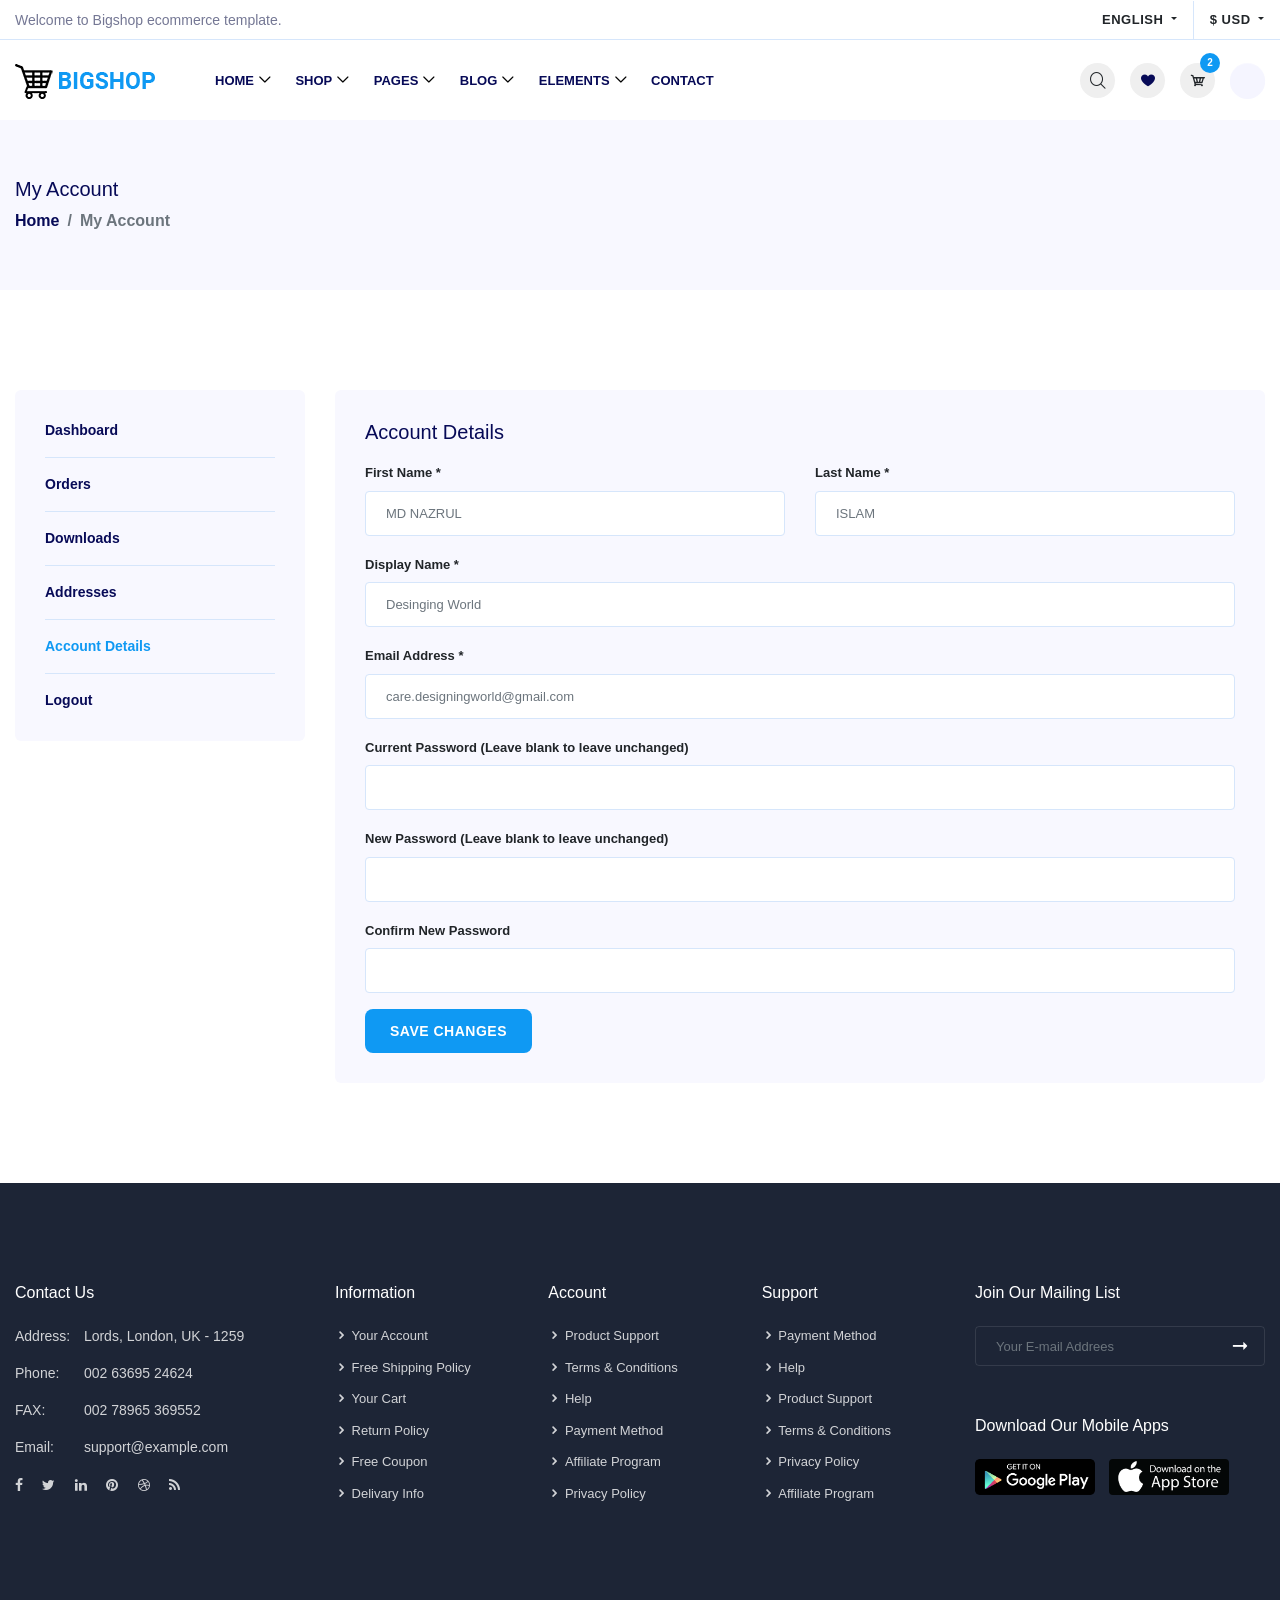
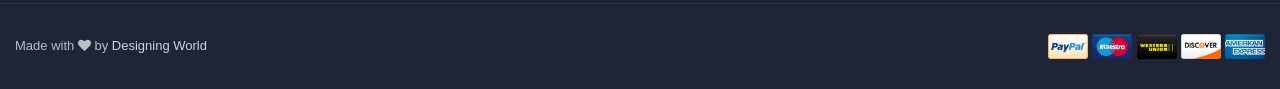
<file: html_sample/account-details.html>
<!doctype html>
<html lang="en">

<head>
    <meta charset="UTF-8">
    <meta name="description" content="">
    <meta http-equiv="X-UA-Compatible" content="IE=edge">
    <meta name="viewport" content="width=device-width, initial-scale=1, shrink-to-fit=no">
    <!-- The above 4 meta tags *must* come first in the head; any other head content must come *after* these tags -->

    <!-- Title  -->
    <title>Bigshop | Responsive E-commerce Template</title>

    <!-- Favicon  -->
    <link rel="icon" href="img/core-img/favicon.ico">

    <!-- Style CSS -->
    <link rel="stylesheet" href="style.css">

</head>

<body>
    <!-- Preloader -->
    <div id="preloader">
        <div class="spinner-grow" role="status">
            <span class="sr-only">Loading...</span>
        </div>
    </div>

    <!-- Header Area -->
    <header class="header_area">
        <!-- Top Header Area -->
        <div class="top-header-area">
            <div class="container h-100">
                <div class="row h-100 align-items-center">
                    <div class="col-6">
                        <div class="welcome-note">
                            <span class="popover--text" data-toggle="popover" data-content="Welcome to Bigshop ecommerce template."><i class="icofont-info-square"></i></span>
                            <span class="text">Welcome to Bigshop ecommerce template.</span>
                        </div>
                    </div>
                    <div class="col-6">
                        <div class="language-currency-dropdown d-flex align-items-center justify-content-end">
                            <!-- Language Dropdown -->
                            <div class="language-dropdown">
                                <div class="dropdown">
                                    <a class="btn btn-sm dropdown-toggle" href="#" role="button" id="dropdownMenu1" data-toggle="dropdown" aria-haspopup="true" aria-expanded="false">
                                        English
                                    </a>
                                    <div class="dropdown-menu dropdown-menu-right" aria-labelledby="dropdownMenu1">
                                        <a class="dropdown-item" href="#">Bangla</a>
                                        <a class="dropdown-item" href="#">Arabic</a>
                                    </div>
                                </div>
                            </div>

                            <!-- Currency Dropdown -->
                            <div class="currency-dropdown">
                                <div class="dropdown">
                                    <a class="btn btn-sm dropdown-toggle" href="#" role="button" id="dropdownMenu2" data-toggle="dropdown" aria-haspopup="true" aria-expanded="false">
                                        $ USD
                                    </a>
                                    <div class="dropdown-menu dropdown-menu-right" aria-labelledby="dropdownMenu2">
                                        <a class="dropdown-item" href="#">৳ BDT</a>
                                        <a class="dropdown-item" href="#">€ Euro</a>
                                    </div>
                                </div>
                            </div>
                        </div>
                    </div>
                </div>
            </div>
        </div>

        <!-- Main Menu -->
        <div class="bigshop-main-menu">
            <div class="container">
                <div class="classy-nav-container breakpoint-off">
                    <nav class="classy-navbar" id="bigshopNav">

                        <!-- Nav Brand -->
                        <a href="index.html" class="nav-brand"><img src="img/core-img/logo.png" alt="logo"></a>

                        <!-- Toggler -->
                        <div class="classy-navbar-toggler">
                            <span class="navbarToggler"><span></span><span></span><span></span></span>
                        </div>

                        <!-- Menu -->
                        <div class="classy-menu">
                            <!-- Close -->
                            <div class="classycloseIcon">
                                <div class="cross-wrap"><span class="top"></span><span class="bottom"></span></div>
                            </div>

                            <!-- Nav -->
                            <div class="classynav">
                                <ul>
                                    <li><a href="#">Home</a>
                                        <ul class="dropdown">
                                            <li><a href="index-1.html">Home - 1</a></li>
                                            <li><a href="index-2.html">Home - 2</a></li>
                                            <li><a href="index-3.html">Home - 3</a></li>
                                        </ul>
                                    </li>
                                    <li><a href="#">Shop</a>
                                        <ul class="dropdown">
                                            <li><a href="#">Shop Grid</a>
                                                <ul class="dropdown">
                                                    <li><a href="shop-grid-left-sidebar.html">Shop Grid Left Sidebar</a></li>
                                                    <li><a href="shop-grid-right-sidebar.html">Shop Grid Right Sidebar</a></li>
                                                    <li><a href="shop-grid-top-sidebar.html">Shop Grid Top Sidebar</a></li>
                                                    <li><a href="shop-grid-no-sidebar.html">Shop Grid No Sidebar</a></li>
                                                </ul>
                                            </li>
                                            <li><a href="#">Shop List</a>
                                                <ul class="dropdown">
                                                    <li><a href="shop-list-left-sidebar.html">Shop List Left Sidebar</a></li>
                                                    <li><a href="shop-list-right-sidebar.html">Shop List Right Sidebar</a></li>
                                                    <li><a href="shop-list-top-sidebar.html">Shop List Top Sidebar</a></li>
                                                    <li><a href="shop-list-no-sidebar.html">Shop List No Sidebar</a></li>
                                                </ul>
                                            </li>
                                            <li><a href="product-details.html">Single Product</a></li>
                                            <li><a href="cart.html">Cart</a></li>
                                            <li><a href="#">Checkout</a>
                                                <ul class="dropdown">
                                                    <li><a href="checkout-1.html">Login</a></li>
                                                    <li><a href="checkout-2.html">Billing</a></li>
                                                    <li><a href="checkout-3.html">Shipping Method</a></li>
                                                    <li><a href="checkout-4.html">Payment Method</a></li>
                                                    <li><a href="checkout-5.html">Review</a></li>
                                                    <li><a href="checkout-complate.html">Complate</a></li>
                                                </ul>
                                            </li>
                                            <li><a href="#">Account Page</a>
                                                <ul class="dropdown">
                                                    <li><a href="my-account.html">- Dashboard</a></li>
                                                    <li><a href="order-list.html">- Orders</a></li>
                                                    <li><a href="downloads.html">- Downloads</a></li>
                                                    <li><a href="addresses.html">- Addresses</a></li>
                                                    <li><a href="account-details.html">- Account Details</a></li>
                                                </ul>
                                            </li>
                                            <li><a href="wishlist.html">Wishlist</a></li>
                                            <li><a href="compare.html">Compare</a></li>
                                        </ul>
                                    </li>
                                    <li><a href="#">Pages</a>
                                        <div class="megamenu">
                                            <ul class="single-mega cn-col-4">
                                                <li><a href="about-us.html">- About Us</a></li>
                                                <li><a href="faq.html">- FAQ</a></li>
                                                <li><a href="contact.html">- Contact</a></li>
                                                <li><a href="login.html">- Login &amp; Register</a></li>
                                                <li><a href="404.html">- 404</a></li>
                                                <li><a href="500.html">- 500</a></li>
                                            </ul>
                                            <ul class="single-mega cn-col-4">
                                                <li><a href="my-account.html">- Dashboard</a></li>
                                                <li><a href="order-list.html">- Orders</a></li>
                                                <li><a href="downloads.html">- Downloads</a></li>
                                                <li><a href="addresses.html">- Addresses</a></li>
                                                <li><a href="account-details.html">- Account Details</a></li>
                                                <li><a href="coming-soon.html">- Coming Soon</a></li>
                                            </ul>
                                            <div class="single-mega cn-col-2">
                                                <div class="megamenu-slides owl-carousel">
                                                    <a href="shop-grid-left-sidebar.html">
                                                        <img src="img/bg-img/mega-slide-2.jpg" alt="">
                                                    </a>
                                                    <a href="shop-list-left-sidebar.html">
                                                        <img src="img/bg-img/mega-slide-1.jpg" alt="">
                                                    </a>
                                                </div>
                                            </div>
                                        </div>
                                    </li>
                                    <li><a href="#">Blog</a>
                                        <ul class="dropdown">
                                            <li><a href="blog-with-left-sidebar.html">Blog Left Sidebar</a></li>
                                            <li><a href="blog-with-right-sidebar.html">Blog Right Sidebar</a></li>
                                            <li><a href="blog-with-no-sidebar.html">Blog No Sidebar</a></li>
                                            <li><a href="single-blog.html">Single Blog</a></li>
                                        </ul>
                                    </li>
                                    <li><a href="#">Elements</a>
                                        <div class="megamenu">
                                            <ul class="single-mega cn-col-4">
                                                <li><a href="accordian.html">- Accordions</a></li>
                                                <li><a href="alerts.html">- Alerts</a></li>
                                                <li><a href="badges.html">- Badges</a></li>
                                                <li><a href="blockquotes.html">- Blockquotes</a></li>
                                            </ul>
                                            <ul class="single-mega cn-col-4">
                                                <li><a href="breadcrumb.html">- Breadcrumbs</a></li>
                                                <li><a href="buttons.html">- Buttons</a></li>
                                                <li><a href="forms.html">- Forms</a></li>
                                                <li><a href="gallery.html">- Gallery</a></li>
                                            </ul>
                                            <ul class="single-mega cn-col-4">
                                                <li><a href="heading.html">- Headings</a></li>
                                                <li><a href="icon-fontawesome.html">- Icon FontAwesome</a></li>
                                                <li><a href="icon-icofont.html">- Icon Ico Font</a></li>
                                                <li><a href="labels.html">- Labels</a></li>
                                            </ul>
                                            <ul class="single-mega cn-col-4">
                                                <li><a href="modals.html">- Modals</a></li>
                                                <li><a href="pagination.html">- Pagination</a></li>
                                                <li><a href="progress-bars.html">- Progress Bars</a></li>
                                                <li><a href="tables.html">- Tables</a></li>
                                            </ul>
                                        </div>
                                    </li>
                                    <li><a href="contact.html">Contact</a></li>
                                </ul>
                            </div>
                        </div>

                        <!-- Hero Meta -->
                        <div class="hero_meta_area ml-auto d-flex align-items-center justify-content-end">
                            <!-- Search -->
                            <div class="search-area">
                                <div class="search-btn"><i class="icofont-search"></i></div>
                                <!-- Form -->
                                <div class="search-form">
                                    <input type="search" class="form-control" placeholder="Search">
                                    <input type="submit" class="d-none" value="Send">
                                </div>
                            </div>

                            <!-- Wishlist -->
                            <div class="wishlist-area">
                                <a href="wishlist.html" class="wishlist-btn"><i class="icofont-heart"></i></a>
                            </div>

                            <!-- Cart -->
                            <div class="cart-area">
                                <div class="cart--btn"><i class="icofont-cart"></i> <span class="cart_quantity">2</span></div>

                                <!-- Cart Dropdown Content -->
                                <div class="cart-dropdown-content">
                                    <ul class="cart-list">
                                        <li>
                                            <div class="cart-item-desc">
                                                <a href="#" class="image">
                                                    <img src="img/product-img/top-1.png" class="cart-thumb" alt="">
                                                </a>
                                                <div>
                                                    <a href="#">Kid's Fashion</a>
                                                    <p>1 x - <span class="price">$32.99</span></p>
                                                </div>
                                            </div>
                                            <span class="dropdown-product-remove"><i class="icofont-bin"></i></span>
                                        </li>
                                        <li>
                                            <div class="cart-item-desc">
                                                <a href="#" class="image">
                                                    <img src="img/product-img/best-4.png" class="cart-thumb" alt="">
                                                </a>
                                                <div>
                                                    <a href="#">Headphone</a>
                                                    <p>2x - <span class="price">$49.99</span></p>
                                                </div>
                                            </div>
                                            <span class="dropdown-product-remove"><i class="icofont-bin"></i></span>
                                        </li>
                                    </ul>
                                    <div class="cart-pricing my-4">
                                        <ul>
                                            <li>
                                                <span>Sub Total:</span>
                                                <span>$822.96</span>
                                            </li>
                                            <li>
                                                <span>Shipping:</span>
                                                <span>$30.00</span>
                                            </li>
                                            <li>
                                                <span>Total:</span>
                                                <span>$856.63</span>
                                            </li>
                                        </ul>
                                    </div>
                                    <div class="cart-box">
                                        <a href="checkout-1.html" class="btn btn-primary d-block">Checkout</a>
                                    </div>
                                </div>
                            </div>

                            <!-- Account -->
                            <div class="account-area">
                                <div class="user-thumbnail">
                                    <img src="img/bg-img/user.jpg" alt="">
                                </div>
                                <ul class="user-meta-dropdown">
                                    <li class="user-title"><span>Hello,</span> Lim Sarah</li>
                                    <li><a href="my-account.html">My Account</a></li>
                                    <li><a href="order-list.html">Orders List</a></li>
                                    <li><a href="wishlist.html">Wishlist</a></li>
                                    <li><a href="login.html"><i class="icofont-logout"></i> Logout</a></li>
                                </ul>
                            </div>
                        </div>
                    </nav>
                </div>
            </div>
        </div>
    </header>
    <!-- Header Area End -->

    <!-- Breadcumb Area -->
    <div class="breadcumb_area">
        <div class="container h-100">
            <div class="row h-100 align-items-center">
                <div class="col-12">
                    <h5>My Account</h5>
                    <ol class="breadcrumb">
                        <li class="breadcrumb-item"><a href="index.html">Home</a></li>
                        <li class="breadcrumb-item active">My Account</li>
                    </ol>
                </div>
            </div>
        </div>
    </div>
    <!-- Breadcumb Area -->

    <!-- My Account Area -->
    <section class="my-account-area section_padding_100_50">
        <div class="container">
            <div class="row">
                <div class="col-12 col-lg-3">
                    <div class="my-account-navigation mb-50">
                        <ul>
                            <li><a href="my-account.html">Dashboard</a></li>
                            <li><a href="order-list.html">Orders</a></li>
                            <li><a href="downloads.html">Downloads</a></li>
                            <li><a href="addresses.html">Addresses</a></li>
                            <li class="active"><a href="account-details.html">Account Details</a></li>
                            <li><a href="login.html">Logout</a></li>
                        </ul>
                    </div>
                </div>
                <div class="col-12 col-lg-9">
                    <div class="my-account-content mb-50">
                        <h5 class="mb-3">Account Details</h5>

                        <form action="#" method="post">
                            <div class="row">
                                <div class="col-12 col-lg-6">
                                    <div class="form-group">
                                        <label for="firstName">First Name *</label>
                                        <input type="text" class="form-control" id="firstName" placeholder="MD NAZRUL">
                                    </div>
                                </div>
                                <div class="col-12 col-lg-6">
                                    <div class="form-group">
                                        <label for="lastName">Last Name *</label>
                                        <input type="text" class="form-control" id="lastName" placeholder="ISLAM">
                                    </div>
                                </div>
                                <div class="col-12">
                                    <div class="form-group">
                                        <label for="displayName">Display Name *</label>
                                        <input type="text" class="form-control" id="displayName" placeholder="Desinging World">
                                    </div>
                                </div>
                                <div class="col-12">
                                    <div class="form-group">
                                        <label for="emailAddress">Email Address *</label>
                                        <input type="email" class="form-control" id="emailAddress" placeholder="care.designingworld@gmail.com">
                                    </div>
                                </div>
                                <div class="col-12">
                                    <div class="form-group">
                                        <label for="currentPass">Current Password (Leave blank to leave unchanged)</label>
                                        <input type="password" class="form-control" id="currentPass">
                                    </div>
                                </div>
                                <div class="col-12">
                                    <div class="form-group">
                                        <label for="newPass">New Password (Leave blank to leave unchanged)</label>
                                        <input type="password" class="form-control" id="newPass">
                                    </div>
                                </div>
                                <div class="col-12">
                                    <div class="form-group">
                                        <label for="confirmPass">Confirm New Password</label>
                                        <input type="password" class="form-control" id="confirmPass">
                                    </div>
                                </div>
                                <div class="col-12">
                                    <button type="submit" class="btn btn-primary">Save Changes</button>
                                </div>
                            </div>
                        </form>
                    </div>
                </div>
            </div>
        </div>
    </section>
    <!-- My Account Area -->

    <!-- Footer Area -->
    <footer class="footer_area section_padding_100_0">
        <div class="container">
            <div class="row">
                <!-- Single Footer Area -->
                <div class="col-12 col-sm-6 col-md-5 col-lg-4 col-xl-3">
                    <div class="single_footer_area mb-100">
                        <div class="footer_heading mb-4">
                            <h6>Contact Us</h6>
                        </div>
                        <ul class="footer_content">
                            <li><span>Address:</span> Lords, London, UK - 1259</li>
                            <li><span>Phone:</span> 002 63695 24624</li>
                            <li><span>FAX:</span> 002 78965 369552</li>
                            <li><span>Email:</span> support@example.com</li>
                        </ul>
                        <div class="footer_social_area mt-15">
                            <a href="#"><i class="fa fa-facebook" aria-hidden="true"></i></a>
                            <a href="#"><i class="fa fa-twitter" aria-hidden="true"></i></a>
                            <a href="#"><i class="fa fa-linkedin" aria-hidden="true"></i></a>
                            <a href="#"><i class="fa fa-pinterest" aria-hidden="true"></i></a>
                            <a href="#"><i class="fa fa-dribbble" aria-hidden="true"></i></a>
                            <a href="#"><i class="fa fa-rss" aria-hidden="true"></i></a>
                        </div>
                    </div>
                </div>

                <!-- Single Footer Area -->
                <div class="col-12 col-sm-6 col-md col-lg-4 col-xl-2">
                    <div class="single_footer_area mb-100">
                        <div class="footer_heading mb-4">
                            <h6>Information</h6>
                        </div>
                        <ul class="footer_widget_menu">
                            <li><a href="#"><i class="icofont-rounded-right"></i> Your Account</a></li>
                            <li><a href="#"><i class="icofont-rounded-right"></i> Free Shipping Policy</a></li>
                            <li><a href="#"><i class="icofont-rounded-right"></i> Your Cart</a></li>
                            <li><a href="#"><i class="icofont-rounded-right"></i> Return Policy</a></li>
                            <li><a href="#"><i class="icofont-rounded-right"></i> Free Coupon</a></li>
                            <li><a href="#"><i class="icofont-rounded-right"></i> Delivary Info</a></li>
                        </ul>
                    </div>
                </div>

                <!-- Single Footer Area -->
                <div class="col-12 col-sm-6 col-md col-lg-4 col-xl-2">
                    <div class="single_footer_area mb-100">
                        <div class="footer_heading mb-4">
                            <h6>Account</h6>
                        </div>
                        <ul class="footer_widget_menu">
                            <li><a href="#"><i class="icofont-rounded-right"></i> Product Support</a></li>
                            <li><a href="#"><i class="icofont-rounded-right"></i> Terms &amp; Conditions</a></li>
                            <li><a href="#"><i class="icofont-rounded-right"></i> Help</a></li>
                            <li><a href="#"><i class="icofont-rounded-right"></i> Payment Method</a></li>
                            <li><a href="#"><i class="icofont-rounded-right"></i> Affiliate Program</a></li>
                            <li><a href="#"><i class="icofont-rounded-right"></i> Privacy Policy</a></li>
                        </ul>
                    </div>
                </div>

                <!-- Single Footer Area -->
                <div class="col-12 col-sm-6 col-md-5 col-lg-4 col-xl-2">
                    <div class="single_footer_area mb-100">
                        <div class="footer_heading mb-4">
                            <h6>Support</h6>
                        </div>
                        <ul class="footer_widget_menu">
                            <li><a href="#"><i class="icofont-rounded-right"></i> Payment Method</a></li>
                            <li><a href="#"><i class="icofont-rounded-right"></i> Help</a></li>
                            <li><a href="#"><i class="icofont-rounded-right"></i> Product Support</a></li>
                            <li><a href="#"><i class="icofont-rounded-right"></i> Terms &amp; Conditions</a></li>
                            <li><a href="#"><i class="icofont-rounded-right"></i> Privacy Policy</a></li>
                            <li><a href="#"><i class="icofont-rounded-right"></i> Affiliate Program</a></li>
                        </ul>
                    </div>
                </div>

                <!-- Single Footer Area -->
                <div class="col-12 col-md-7 col-lg-8 col-xl-3">
                    <div class="single_footer_area mb-50">
                        <div class="footer_heading mb-4">
                            <h6>Join our mailing list</h6>
                        </div>
                        <div class="subscribtion_form">
                            <form action="#" method="post">
                                <input type="email" name="mail" class="form-control mail" placeholder="Your E-mail Addrees">
                                <button type="submit" class="submit"><i class="icofont-long-arrow-right"></i></button>
                            </form>
                        </div>
                    </div>
                    <div class="single_footer_area mb-100">
                        <div class="footer_heading mb-4">
                            <h6>Download our Mobile Apps</h6>
                        </div>
                        <div class="apps_download">
                            <a href="#"><img src="img/core-img/play-store.png" alt="Play Store"></a>
                            <a href="#"><img src="img/core-img/app-store.png" alt="Apple Store"></a>
                        </div>
                    </div>
                </div>
            </div>
        </div>

        <!-- Footer Bottom -->
        <div class="footer_bottom_area">
            <div class="container">
                <div class="row align-items-center">
                    <!-- Copywrite -->
                    <div class="col-12 col-md-6">
                        <div class="copywrite_text">
                            <p>Made with <i class="fa fa-heart" aria-hidden="true"></i> by <a href="#">Designing World</a></p>
                        </div>
                    </div>
                    <!-- Payment Method -->
                    <div class="col-12 col-md-6">
                        <div class="payment_method">
                            <img src="img/payment-method/paypal.png" alt="">
                            <img src="img/payment-method/maestro.png" alt="">
                            <img src="img/payment-method/western-union.png" alt="">
                            <img src="img/payment-method/discover.png" alt="">
                            <img src="img/payment-method/american-express.png" alt="">
                        </div>
                    </div>
                </div>
            </div>
        </div>
    </footer>
    <!-- Footer Area -->

    <!-- jQuery (Necessary for All JavaScript Plugins) -->
    <script src="js/jquery.min.js"></script>
    <script src="js/popper.min.js"></script>
    <script src="js/bootstrap.min.js"></script>
    <script src="js/jquery.easing.min.js"></script>
    <script src="js/default/classy-nav.min.js"></script>
    <script src="js/owl.carousel.min.js"></script>
    <script src="js/default/scrollup.js"></script>
    <script src="js/waypoints.min.js"></script>
    <script src="js/jquery.countdown.min.js"></script>
    <script src="js/jquery.counterup.min.js"></script>
    <script src="js/jquery-ui.min.js"></script>
    <script src="js/jarallax.min.js"></script>
    <script src="js/jarallax-video.min.js"></script>
    <script src="js/jquery.magnific-popup.min.js"></script>
    <script src="js/jquery.nice-select.min.js"></script>
    <script src="js/wow.min.js"></script>
    <script src="js/default/active.js"></script>

</body>

</html>
</file>
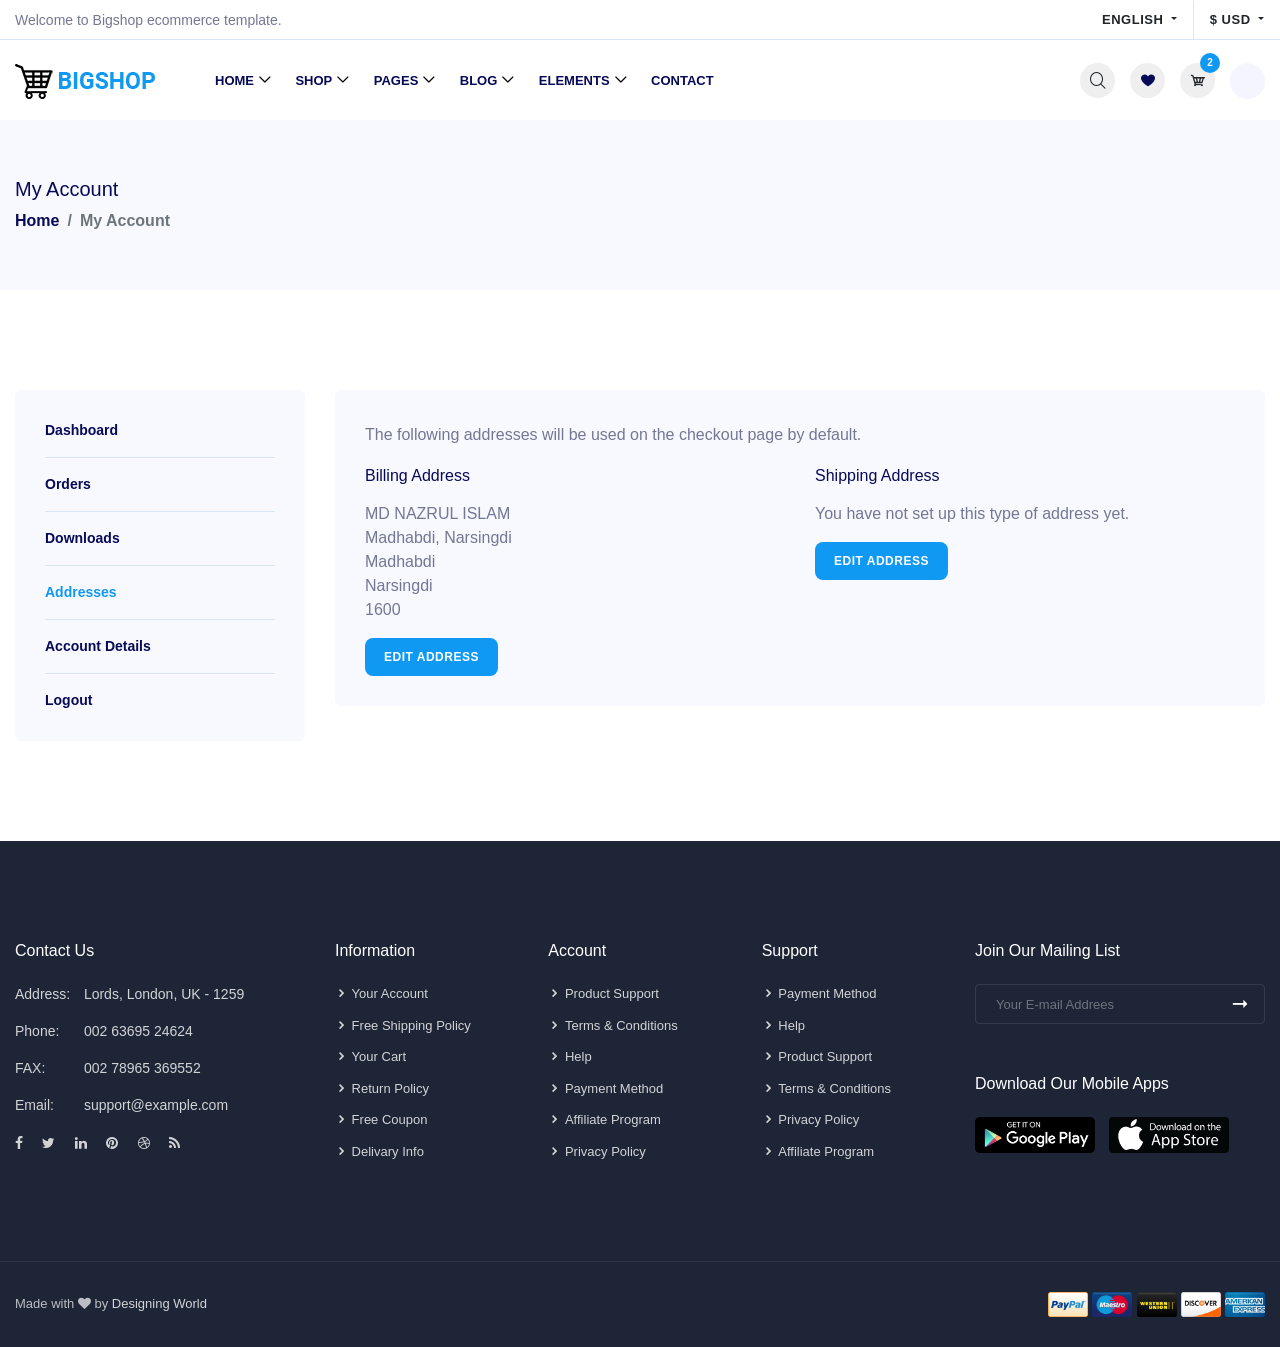
<file: html_sample/addresses.html>
<!doctype html>
<html lang="en">

<head>
    <meta charset="UTF-8">
    <meta name="description" content="">
    <meta http-equiv="X-UA-Compatible" content="IE=edge">
    <meta name="viewport" content="width=device-width, initial-scale=1, shrink-to-fit=no">
    <!-- The above 4 meta tags *must* come first in the head; any other head content must come *after* these tags -->

    <!-- Title  -->
    <title>Bigshop | Responsive E-commerce Template</title>

    <!-- Favicon  -->
    <link rel="icon" href="img/core-img/favicon.ico">

    <!-- Style CSS -->
    <link rel="stylesheet" href="style.css">

</head>

<body>
    <!-- Preloader -->
    <div id="preloader">
        <div class="spinner-grow" role="status">
            <span class="sr-only">Loading...</span>
        </div>
    </div>

    <!-- Header Area -->
    <header class="header_area">
        <!-- Top Header Area -->
        <div class="top-header-area">
            <div class="container h-100">
                <div class="row h-100 align-items-center">
                    <div class="col-6">
                        <div class="welcome-note">
                            <span class="popover--text" data-toggle="popover" data-content="Welcome to Bigshop ecommerce template."><i class="icofont-info-square"></i></span>
                            <span class="text">Welcome to Bigshop ecommerce template.</span>
                        </div>
                    </div>
                    <div class="col-6">
                        <div class="language-currency-dropdown d-flex align-items-center justify-content-end">
                            <!-- Language Dropdown -->
                            <div class="language-dropdown">
                                <div class="dropdown">
                                    <a class="btn btn-sm dropdown-toggle" href="#" role="button" id="dropdownMenu1" data-toggle="dropdown" aria-haspopup="true" aria-expanded="false">
                                        English
                                    </a>
                                    <div class="dropdown-menu dropdown-menu-right" aria-labelledby="dropdownMenu1">
                                        <a class="dropdown-item" href="#">Bangla</a>
                                        <a class="dropdown-item" href="#">Arabic</a>
                                    </div>
                                </div>
                            </div>

                            <!-- Currency Dropdown -->
                            <div class="currency-dropdown">
                                <div class="dropdown">
                                    <a class="btn btn-sm dropdown-toggle" href="#" role="button" id="dropdownMenu2" data-toggle="dropdown" aria-haspopup="true" aria-expanded="false">
                                        $ USD
                                    </a>
                                    <div class="dropdown-menu dropdown-menu-right" aria-labelledby="dropdownMenu2">
                                        <a class="dropdown-item" href="#">৳ BDT</a>
                                        <a class="dropdown-item" href="#">€ Euro</a>
                                    </div>
                                </div>
                            </div>
                        </div>
                    </div>
                </div>
            </div>
        </div>

        <!-- Main Menu -->
        <div class="bigshop-main-menu">
            <div class="container">
                <div class="classy-nav-container breakpoint-off">
                    <nav class="classy-navbar" id="bigshopNav">

                        <!-- Nav Brand -->
                        <a href="index.html" class="nav-brand"><img src="img/core-img/logo.png" alt="logo"></a>

                        <!-- Toggler -->
                        <div class="classy-navbar-toggler">
                            <span class="navbarToggler"><span></span><span></span><span></span></span>
                        </div>

                        <!-- Menu -->
                        <div class="classy-menu">
                            <!-- Close -->
                            <div class="classycloseIcon">
                                <div class="cross-wrap"><span class="top"></span><span class="bottom"></span></div>
                            </div>

                            <!-- Nav -->
                            <div class="classynav">
                                <ul>
                                    <li><a href="#">Home</a>
                                        <ul class="dropdown">
                                            <li><a href="index-1.html">Home - 1</a></li>
                                            <li><a href="index-2.html">Home - 2</a></li>
                                            <li><a href="index-3.html">Home - 3</a></li>
                                        </ul>
                                    </li>
                                    <li><a href="#">Shop</a>
                                        <ul class="dropdown">
                                            <li><a href="#">Shop Grid</a>
                                                <ul class="dropdown">
                                                    <li><a href="shop-grid-left-sidebar.html">Shop Grid Left Sidebar</a></li>
                                                    <li><a href="shop-grid-right-sidebar.html">Shop Grid Right Sidebar</a></li>
                                                    <li><a href="shop-grid-top-sidebar.html">Shop Grid Top Sidebar</a></li>
                                                    <li><a href="shop-grid-no-sidebar.html">Shop Grid No Sidebar</a></li>
                                                </ul>
                                            </li>
                                            <li><a href="#">Shop List</a>
                                                <ul class="dropdown">
                                                    <li><a href="shop-list-left-sidebar.html">Shop List Left Sidebar</a></li>
                                                    <li><a href="shop-list-right-sidebar.html">Shop List Right Sidebar</a></li>
                                                    <li><a href="shop-list-top-sidebar.html">Shop List Top Sidebar</a></li>
                                                    <li><a href="shop-list-no-sidebar.html">Shop List No Sidebar</a></li>
                                                </ul>
                                            </li>
                                            <li><a href="product-details.html">Single Product</a></li>
                                            <li><a href="cart.html">Cart</a></li>
                                            <li><a href="#">Checkout</a>
                                                <ul class="dropdown">
                                                    <li><a href="checkout-1.html">Login</a></li>
                                                    <li><a href="checkout-2.html">Billing</a></li>
                                                    <li><a href="checkout-3.html">Shipping Method</a></li>
                                                    <li><a href="checkout-4.html">Payment Method</a></li>
                                                    <li><a href="checkout-5.html">Review</a></li>
                                                    <li><a href="checkout-complate.html">Complate</a></li>
                                                </ul>
                                            </li>
                                            <li><a href="#">Account Page</a>
                                                <ul class="dropdown">
                                                    <li><a href="my-account.html">- Dashboard</a></li>
                                                    <li><a href="order-list.html">- Orders</a></li>
                                                    <li><a href="downloads.html">- Downloads</a></li>
                                                    <li><a href="addresses.html">- Addresses</a></li>
                                                    <li><a href="account-details.html">- Account Details</a></li>
                                                </ul>
                                            </li>
                                            <li><a href="wishlist.html">Wishlist</a></li>
                                            <li><a href="compare.html">Compare</a></li>
                                        </ul>
                                    </li>
                                    <li><a href="#">Pages</a>
                                        <div class="megamenu">
                                            <ul class="single-mega cn-col-4">
                                                <li><a href="about-us.html">- About Us</a></li>
                                                <li><a href="faq.html">- FAQ</a></li>
                                                <li><a href="contact.html">- Contact</a></li>
                                                <li><a href="login.html">- Login &amp; Register</a></li>
                                                <li><a href="404.html">- 404</a></li>
                                                <li><a href="500.html">- 500</a></li>
                                            </ul>
                                            <ul class="single-mega cn-col-4">
                                                <li><a href="my-account.html">- Dashboard</a></li>
                                                <li><a href="order-list.html">- Orders</a></li>
                                                <li><a href="downloads.html">- Downloads</a></li>
                                                <li><a href="addresses.html">- Addresses</a></li>
                                                <li><a href="account-details.html">- Account Details</a></li>
                                                <li><a href="coming-soon.html">- Coming Soon</a></li>
                                            </ul>
                                            <div class="single-mega cn-col-2">
                                                <div class="megamenu-slides owl-carousel">
                                                    <a href="shop-grid-left-sidebar.html">
                                                        <img src="img/bg-img/mega-slide-2.jpg" alt="">
                                                    </a>
                                                    <a href="shop-list-left-sidebar.html">
                                                        <img src="img/bg-img/mega-slide-1.jpg" alt="">
                                                    </a>
                                                </div>
                                            </div>
                                        </div>
                                    </li>
                                    <li><a href="#">Blog</a>
                                        <ul class="dropdown">
                                            <li><a href="blog-with-left-sidebar.html">Blog Left Sidebar</a></li>
                                            <li><a href="blog-with-right-sidebar.html">Blog Right Sidebar</a></li>
                                            <li><a href="blog-with-no-sidebar.html">Blog No Sidebar</a></li>
                                            <li><a href="single-blog.html">Single Blog</a></li>
                                        </ul>
                                    </li>
                                    <li><a href="#">Elements</a>
                                        <div class="megamenu">
                                            <ul class="single-mega cn-col-4">
                                                <li><a href="accordian.html">- Accordions</a></li>
                                                <li><a href="alerts.html">- Alerts</a></li>
                                                <li><a href="badges.html">- Badges</a></li>
                                                <li><a href="blockquotes.html">- Blockquotes</a></li>
                                            </ul>
                                            <ul class="single-mega cn-col-4">
                                                <li><a href="breadcrumb.html">- Breadcrumbs</a></li>
                                                <li><a href="buttons.html">- Buttons</a></li>
                                                <li><a href="forms.html">- Forms</a></li>
                                                <li><a href="gallery.html">- Gallery</a></li>
                                            </ul>
                                            <ul class="single-mega cn-col-4">
                                                <li><a href="heading.html">- Headings</a></li>
                                                <li><a href="icon-fontawesome.html">- Icon FontAwesome</a></li>
                                                <li><a href="icon-icofont.html">- Icon Ico Font</a></li>
                                                <li><a href="labels.html">- Labels</a></li>
                                            </ul>
                                            <ul class="single-mega cn-col-4">
                                                <li><a href="modals.html">- Modals</a></li>
                                                <li><a href="pagination.html">- Pagination</a></li>
                                                <li><a href="progress-bars.html">- Progress Bars</a></li>
                                                <li><a href="tables.html">- Tables</a></li>
                                            </ul>
                                        </div>
                                    </li>
                                    <li><a href="contact.html">Contact</a></li>
                                </ul>
                            </div>
                        </div>

                        <!-- Hero Meta -->
                        <div class="hero_meta_area ml-auto d-flex align-items-center justify-content-end">
                            <!-- Search -->
                            <div class="search-area">
                                <div class="search-btn"><i class="icofont-search"></i></div>
                                <!-- Form -->
                                <div class="search-form">
                                    <input type="search" class="form-control" placeholder="Search">
                                    <input type="submit" class="d-none" value="Send">
                                </div>
                            </div>

                            <!-- Wishlist -->
                            <div class="wishlist-area">
                                <a href="wishlist.html" class="wishlist-btn"><i class="icofont-heart"></i></a>
                            </div>

                            <!-- Cart -->
                            <div class="cart-area">
                                <div class="cart--btn"><i class="icofont-cart"></i> <span class="cart_quantity">2</span></div>

                                <!-- Cart Dropdown Content -->
                                <div class="cart-dropdown-content">
                                    <ul class="cart-list">
                                        <li>
                                            <div class="cart-item-desc">
                                                <a href="#" class="image">
                                                    <img src="img/product-img/top-1.png" class="cart-thumb" alt="">
                                                </a>
                                                <div>
                                                    <a href="#">Kid's Fashion</a>
                                                    <p>1 x - <span class="price">$32.99</span></p>
                                                </div>
                                            </div>
                                            <span class="dropdown-product-remove"><i class="icofont-bin"></i></span>
                                        </li>
                                        <li>
                                            <div class="cart-item-desc">
                                                <a href="#" class="image">
                                                    <img src="img/product-img/best-4.png" class="cart-thumb" alt="">
                                                </a>
                                                <div>
                                                    <a href="#">Headphone</a>
                                                    <p>2x - <span class="price">$49.99</span></p>
                                                </div>
                                            </div>
                                            <span class="dropdown-product-remove"><i class="icofont-bin"></i></span>
                                        </li>
                                    </ul>
                                    <div class="cart-pricing my-4">
                                        <ul>
                                            <li>
                                                <span>Sub Total:</span>
                                                <span>$822.96</span>
                                            </li>
                                            <li>
                                                <span>Shipping:</span>
                                                <span>$30.00</span>
                                            </li>
                                            <li>
                                                <span>Total:</span>
                                                <span>$856.63</span>
                                            </li>
                                        </ul>
                                    </div>
                                    <div class="cart-box">
                                        <a href="checkout-1.html" class="btn btn-primary d-block">Checkout</a>
                                    </div>
                                </div>
                            </div>

                            <!-- Account -->
                            <div class="account-area">
                                <div class="user-thumbnail">
                                    <img src="img/bg-img/user.jpg" alt="">
                                </div>
                                <ul class="user-meta-dropdown">
                                    <li class="user-title"><span>Hello,</span> Lim Sarah</li>
                                    <li><a href="my-account.html">My Account</a></li>
                                    <li><a href="order-list.html">Orders List</a></li>
                                    <li><a href="wishlist.html">Wishlist</a></li>
                                    <li><a href="login.html"><i class="icofont-logout"></i> Logout</a></li>
                                </ul>
                            </div>
                        </div>
                    </nav>
                </div>
            </div>
        </div>
    </header>
    <!-- Header Area End -->

    <!-- Breadcumb Area -->
    <div class="breadcumb_area">
        <div class="container h-100">
            <div class="row h-100 align-items-center">
                <div class="col-12">
                    <h5>My Account</h5>
                    <ol class="breadcrumb">
                        <li class="breadcrumb-item"><a href="index.html">Home</a></li>
                        <li class="breadcrumb-item active">My Account</li>
                    </ol>
                </div>
            </div>
        </div>
    </div>
    <!-- Breadcumb Area -->

    <!-- My Account Area -->
    <section class="my-account-area section_padding_100_50">
        <div class="container">
            <div class="row">
                <div class="col-12 col-lg-3">
                    <div class="my-account-navigation mb-50">
                        <ul>
                            <li><a href="my-account.html">Dashboard</a></li>
                            <li><a href="order-list.html">Orders</a></li>
                            <li><a href="downloads.html">Downloads</a></li>
                            <li class="active"><a href="addresses.html">Addresses</a></li>
                            <li><a href="account-details.html">Account Details</a></li>
                            <li><a href="login.html">Logout</a></li>
                        </ul>
                    </div>
                </div>
                <div class="col-12 col-lg-9">
                    <div class="my-account-content mb-50">
                        <p>The following addresses will be used on the checkout page by default.</p>

                        <div class="row">
                            <div class="col-12 col-lg-6 mb-5 mb-lg-0">
                                <h6 class="mb-3">Billing Address</h6>
                                <address>
                                    MD NAZRUL ISLAM <br>
                                    Madhabdi, Narsingdi <br>
                                    Madhabdi <br>
                                    Narsingdi <br>
                                    1600
                                </address>
                                <a href="#" class="btn btn-primary btn-sm">Edit Address</a>
                            </div>
                            <div class="col-12 col-lg-6">
                                <h6 class="mb-3">Shipping Address</h6>
                                <address>
                                    You have not set up this type of address yet.
                                </address>
                                <a href="#" class="btn btn-primary btn-sm">Edit Address</a>
                            </div>
                        </div>
                    </div>
                </div>
            </div>
        </div>
    </section>
    <!-- My Account Area -->

    <!-- Footer Area -->
    <footer class="footer_area section_padding_100_0">
        <div class="container">
            <div class="row">
                <!-- Single Footer Area -->
                <div class="col-12 col-sm-6 col-md-5 col-lg-4 col-xl-3">
                    <div class="single_footer_area mb-100">
                        <div class="footer_heading mb-4">
                            <h6>Contact Us</h6>
                        </div>
                        <ul class="footer_content">
                            <li><span>Address:</span> Lords, London, UK - 1259</li>
                            <li><span>Phone:</span> 002 63695 24624</li>
                            <li><span>FAX:</span> 002 78965 369552</li>
                            <li><span>Email:</span> support@example.com</li>
                        </ul>
                        <div class="footer_social_area mt-15">
                            <a href="#"><i class="fa fa-facebook" aria-hidden="true"></i></a>
                            <a href="#"><i class="fa fa-twitter" aria-hidden="true"></i></a>
                            <a href="#"><i class="fa fa-linkedin" aria-hidden="true"></i></a>
                            <a href="#"><i class="fa fa-pinterest" aria-hidden="true"></i></a>
                            <a href="#"><i class="fa fa-dribbble" aria-hidden="true"></i></a>
                            <a href="#"><i class="fa fa-rss" aria-hidden="true"></i></a>
                        </div>
                    </div>
                </div>

                <!-- Single Footer Area -->
                <div class="col-12 col-sm-6 col-md col-lg-4 col-xl-2">
                    <div class="single_footer_area mb-100">
                        <div class="footer_heading mb-4">
                            <h6>Information</h6>
                        </div>
                        <ul class="footer_widget_menu">
                            <li><a href="#"><i class="icofont-rounded-right"></i> Your Account</a></li>
                            <li><a href="#"><i class="icofont-rounded-right"></i> Free Shipping Policy</a></li>
                            <li><a href="#"><i class="icofont-rounded-right"></i> Your Cart</a></li>
                            <li><a href="#"><i class="icofont-rounded-right"></i> Return Policy</a></li>
                            <li><a href="#"><i class="icofont-rounded-right"></i> Free Coupon</a></li>
                            <li><a href="#"><i class="icofont-rounded-right"></i> Delivary Info</a></li>
                        </ul>
                    </div>
                </div>

                <!-- Single Footer Area -->
                <div class="col-12 col-sm-6 col-md col-lg-4 col-xl-2">
                    <div class="single_footer_area mb-100">
                        <div class="footer_heading mb-4">
                            <h6>Account</h6>
                        </div>
                        <ul class="footer_widget_menu">
                            <li><a href="#"><i class="icofont-rounded-right"></i> Product Support</a></li>
                            <li><a href="#"><i class="icofont-rounded-right"></i> Terms &amp; Conditions</a></li>
                            <li><a href="#"><i class="icofont-rounded-right"></i> Help</a></li>
                            <li><a href="#"><i class="icofont-rounded-right"></i> Payment Method</a></li>
                            <li><a href="#"><i class="icofont-rounded-right"></i> Affiliate Program</a></li>
                            <li><a href="#"><i class="icofont-rounded-right"></i> Privacy Policy</a></li>
                        </ul>
                    </div>
                </div>

                <!-- Single Footer Area -->
                <div class="col-12 col-sm-6 col-md-5 col-lg-4 col-xl-2">
                    <div class="single_footer_area mb-100">
                        <div class="footer_heading mb-4">
                            <h6>Support</h6>
                        </div>
                        <ul class="footer_widget_menu">
                            <li><a href="#"><i class="icofont-rounded-right"></i> Payment Method</a></li>
                            <li><a href="#"><i class="icofont-rounded-right"></i> Help</a></li>
                            <li><a href="#"><i class="icofont-rounded-right"></i> Product Support</a></li>
                            <li><a href="#"><i class="icofont-rounded-right"></i> Terms &amp; Conditions</a></li>
                            <li><a href="#"><i class="icofont-rounded-right"></i> Privacy Policy</a></li>
                            <li><a href="#"><i class="icofont-rounded-right"></i> Affiliate Program</a></li>
                        </ul>
                    </div>
                </div>

                <!-- Single Footer Area -->
                <div class="col-12 col-md-7 col-lg-8 col-xl-3">
                    <div class="single_footer_area mb-50">
                        <div class="footer_heading mb-4">
                            <h6>Join our mailing list</h6>
                        </div>
                        <div class="subscribtion_form">
                            <form action="#" method="post">
                                <input type="email" name="mail" class="form-control mail" placeholder="Your E-mail Addrees">
                                <button type="submit" class="submit"><i class="icofont-long-arrow-right"></i></button>
                            </form>
                        </div>
                    </div>
                    <div class="single_footer_area mb-100">
                        <div class="footer_heading mb-4">
                            <h6>Download our Mobile Apps</h6>
                        </div>
                        <div class="apps_download">
                            <a href="#"><img src="img/core-img/play-store.png" alt="Play Store"></a>
                            <a href="#"><img src="img/core-img/app-store.png" alt="Apple Store"></a>
                        </div>
                    </div>
                </div>
            </div>
        </div>

        <!-- Footer Bottom -->
        <div class="footer_bottom_area">
            <div class="container">
                <div class="row align-items-center">
                    <!-- Copywrite -->
                    <div class="col-12 col-md-6">
                        <div class="copywrite_text">
                            <p>Made with <i class="fa fa-heart" aria-hidden="true"></i> by <a href="#">Designing World</a></p>
                        </div>
                    </div>
                    <!-- Payment Method -->
                    <div class="col-12 col-md-6">
                        <div class="payment_method">
                            <img src="img/payment-method/paypal.png" alt="">
                            <img src="img/payment-method/maestro.png" alt="">
                            <img src="img/payment-method/western-union.png" alt="">
                            <img src="img/payment-method/discover.png" alt="">
                            <img src="img/payment-method/american-express.png" alt="">
                        </div>
                    </div>
                </div>
            </div>
        </div>
    </footer>
    <!-- Footer Area -->

    <!-- jQuery (Necessary for All JavaScript Plugins) -->
    <script src="js/jquery.min.js"></script>
    <script src="js/popper.min.js"></script>
    <script src="js/bootstrap.min.js"></script>
    <script src="js/jquery.easing.min.js"></script>
    <script src="js/default/classy-nav.min.js"></script>
    <script src="js/owl.carousel.min.js"></script>
    <script src="js/default/scrollup.js"></script>
    <script src="js/waypoints.min.js"></script>
    <script src="js/jquery.countdown.min.js"></script>
    <script src="js/jquery.counterup.min.js"></script>
    <script src="js/jquery-ui.min.js"></script>
    <script src="js/jarallax.min.js"></script>
    <script src="js/jarallax-video.min.js"></script>
    <script src="js/jquery.magnific-popup.min.js"></script>
    <script src="js/jquery.nice-select.min.js"></script>
    <script src="js/wow.min.js"></script>
    <script src="js/default/active.js"></script>

</body>

</html>
</file>
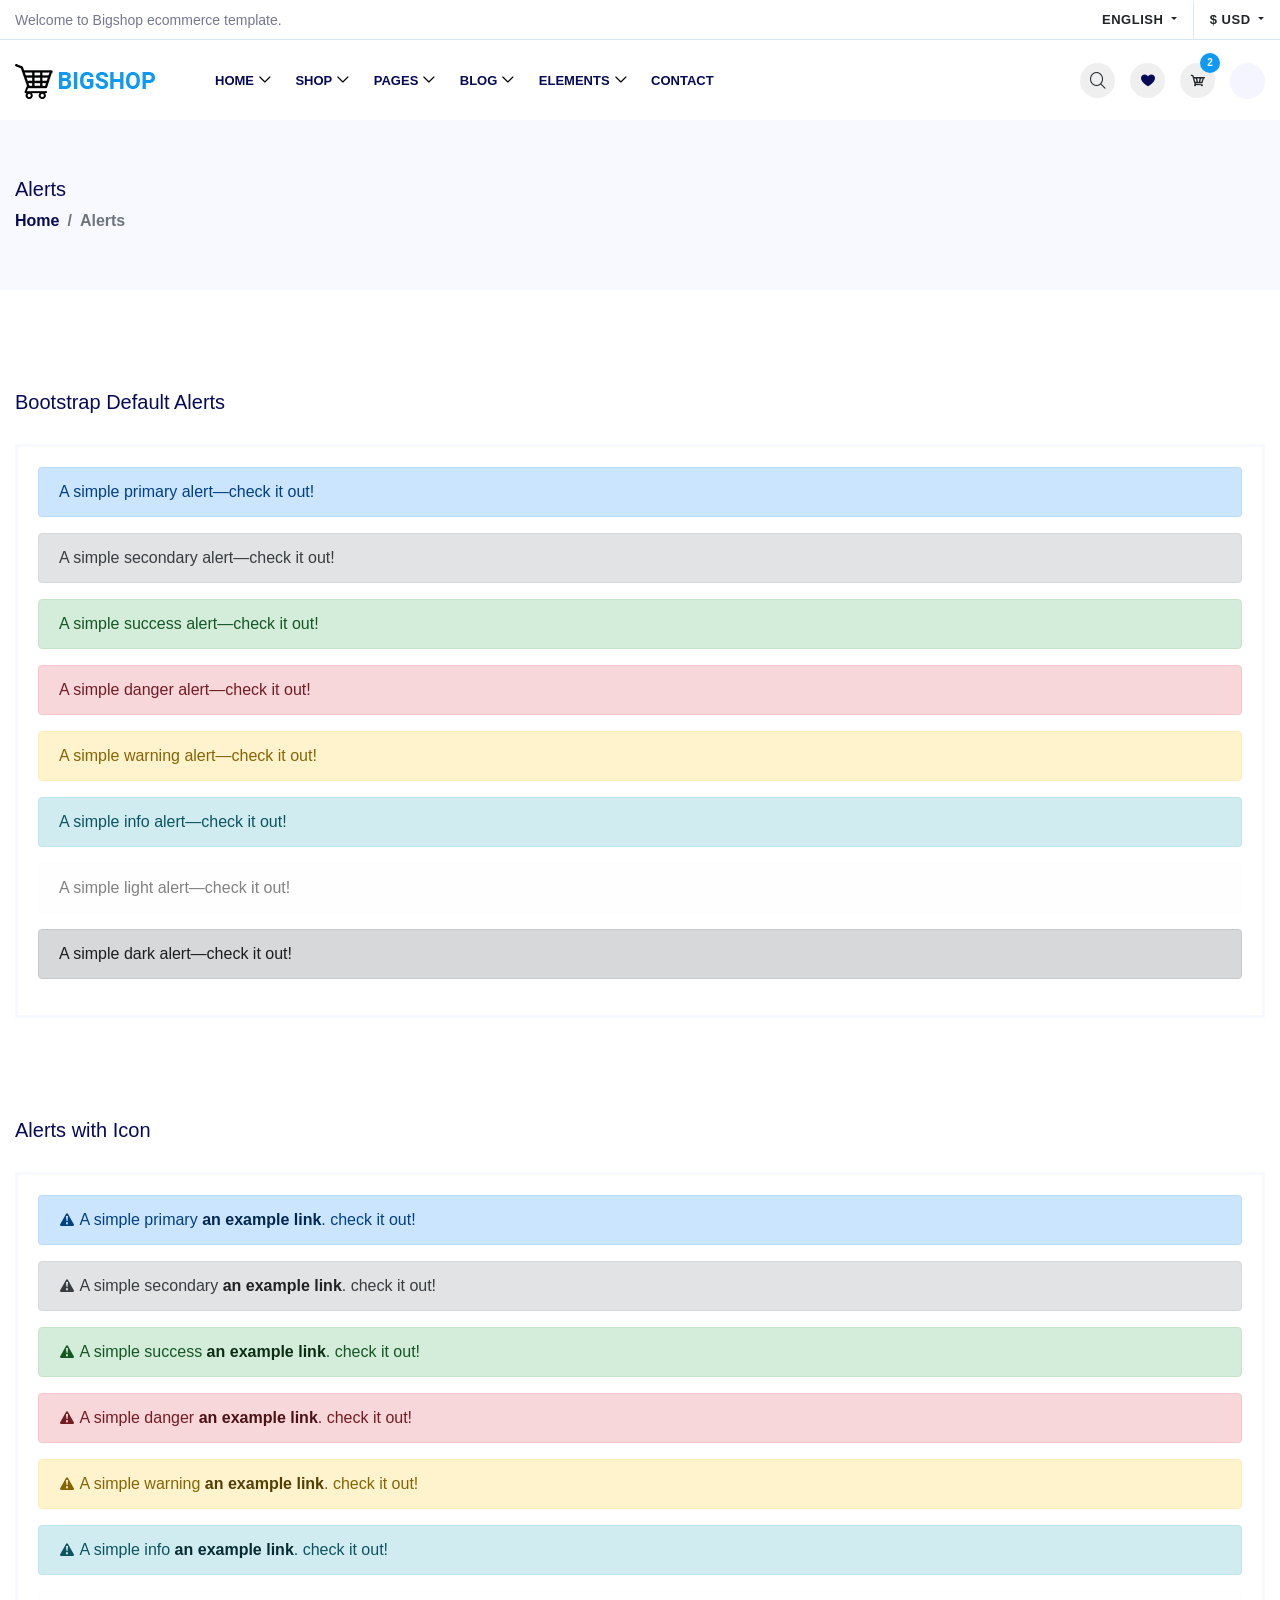
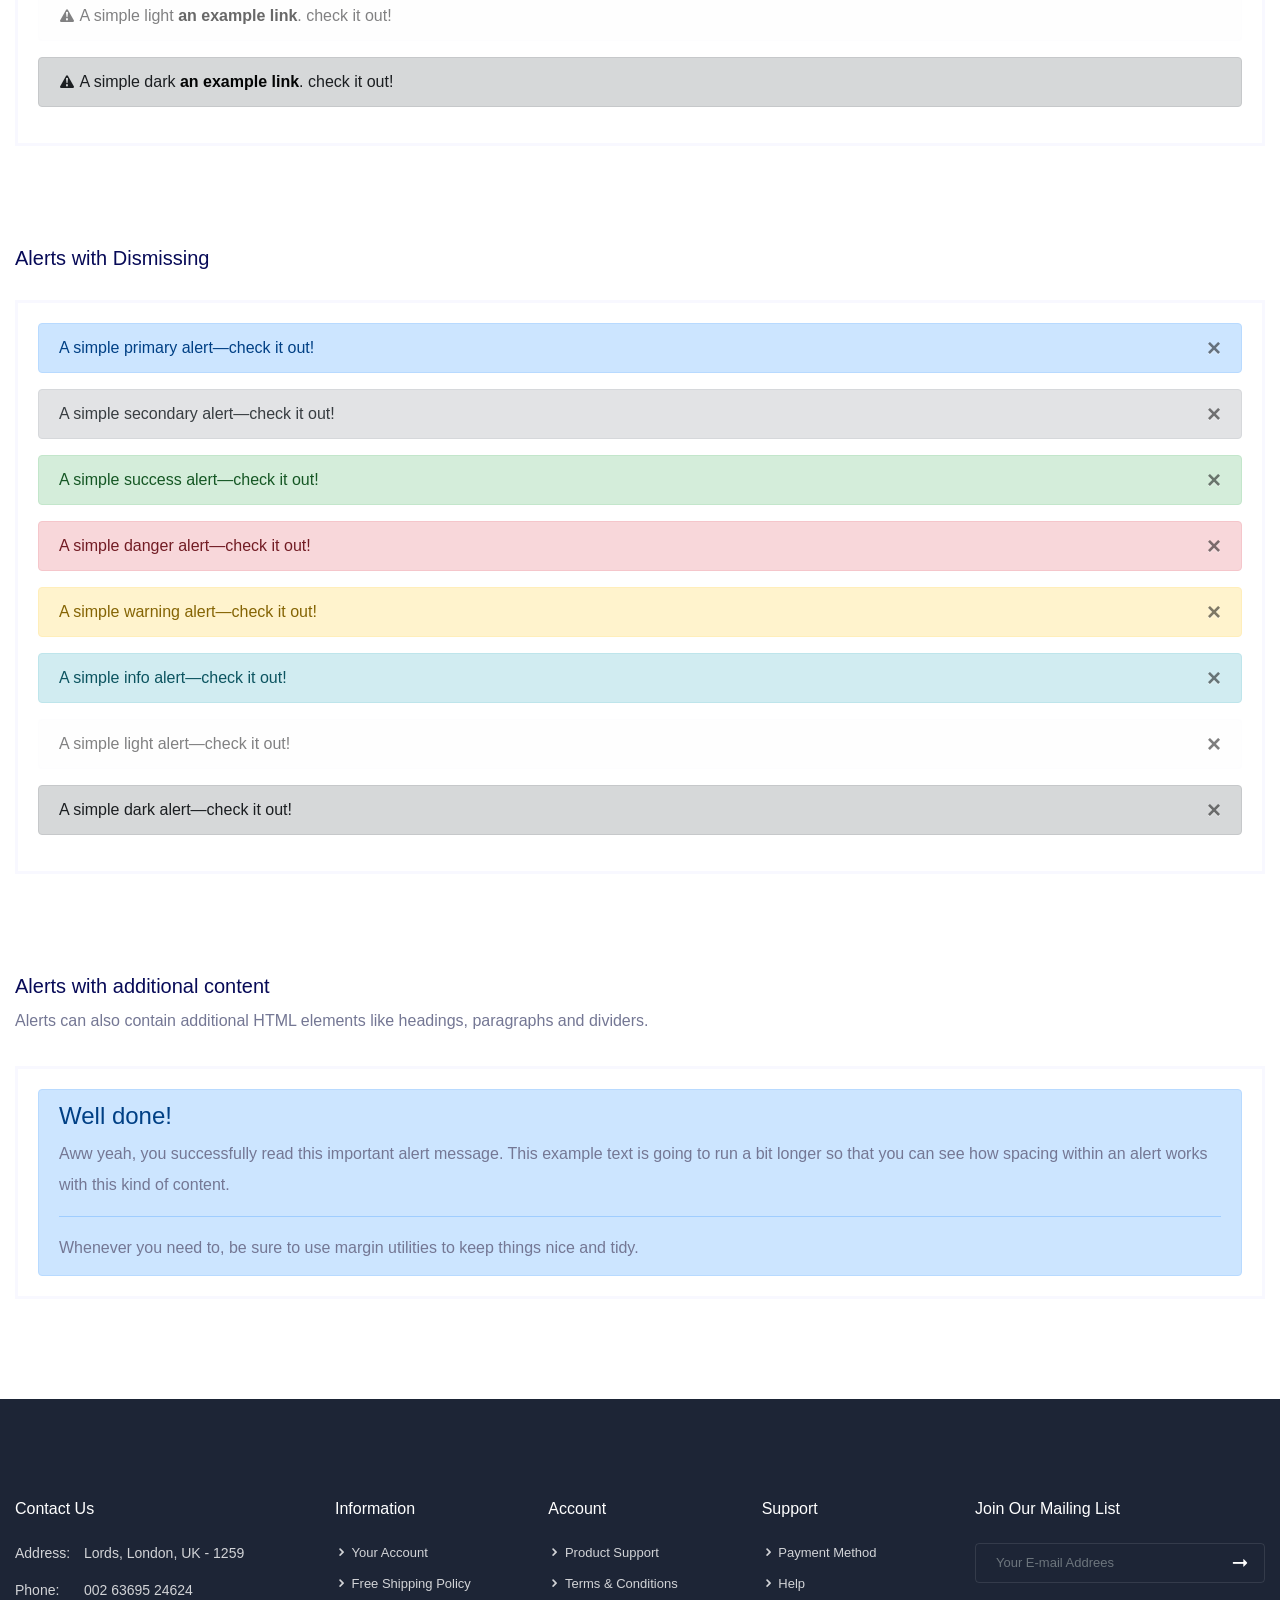
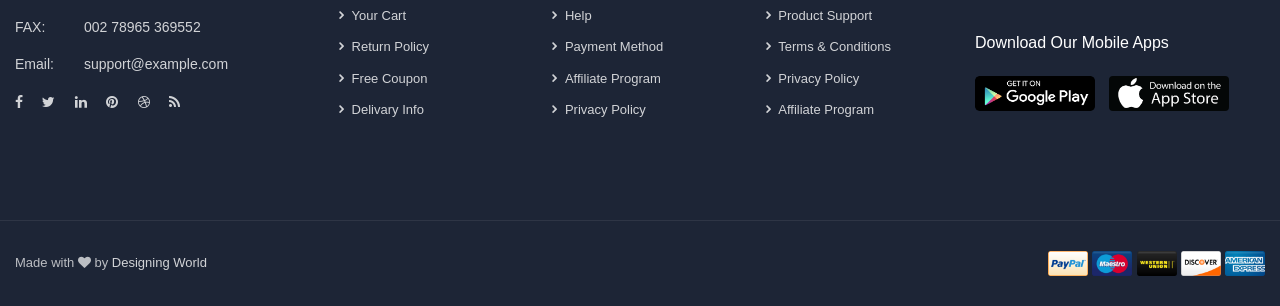
<file: html_sample/alerts.html>
<!doctype html>
<html lang="en">

<head>
    <meta charset="UTF-8">
    <meta name="description" content="">
    <meta http-equiv="X-UA-Compatible" content="IE=edge">
    <meta name="viewport" content="width=device-width, initial-scale=1, shrink-to-fit=no">
    <!-- The above 4 meta tags *must* come first in the head; any other head content must come *after* these tags -->

    <!-- Title  -->
    <title>Bigshop | Responsive E-commerce Template</title>

    <!-- Favicon  -->
    <link rel="icon" href="img/core-img/favicon.ico">

    <!-- Style CSS -->
    <link rel="stylesheet" href="style.css">

</head>

<body>
    <!-- Preloader -->
    <div id="preloader">
        <div class="spinner-grow" role="status">
            <span class="sr-only">Loading...</span>
        </div>
    </div>

    <!-- Header Area -->
    <header class="header_area">
        <!-- Top Header Area -->
        <div class="top-header-area">
            <div class="container h-100">
                <div class="row h-100 align-items-center">
                    <div class="col-6">
                        <div class="welcome-note">
                            <span class="popover--text" data-toggle="popover" data-content="Welcome to Bigshop ecommerce template."><i class="icofont-info-square"></i></span>
                            <span class="text">Welcome to Bigshop ecommerce template.</span>
                        </div>
                    </div>
                    <div class="col-6">
                        <div class="language-currency-dropdown d-flex align-items-center justify-content-end">
                            <!-- Language Dropdown -->
                            <div class="language-dropdown">
                                <div class="dropdown">
                                    <a class="btn btn-sm dropdown-toggle" href="#" role="button" id="dropdownMenu1" data-toggle="dropdown" aria-haspopup="true" aria-expanded="false">
                                        English
                                    </a>
                                    <div class="dropdown-menu dropdown-menu-right" aria-labelledby="dropdownMenu1">
                                        <a class="dropdown-item" href="#">Bangla</a>
                                        <a class="dropdown-item" href="#">Arabic</a>
                                    </div>
                                </div>
                            </div>

                            <!-- Currency Dropdown -->
                            <div class="currency-dropdown">
                                <div class="dropdown">
                                    <a class="btn btn-sm dropdown-toggle" href="#" role="button" id="dropdownMenu2" data-toggle="dropdown" aria-haspopup="true" aria-expanded="false">
                                        $ USD
                                    </a>
                                    <div class="dropdown-menu dropdown-menu-right" aria-labelledby="dropdownMenu2">
                                        <a class="dropdown-item" href="#">৳ BDT</a>
                                        <a class="dropdown-item" href="#">€ Euro</a>
                                    </div>
                                </div>
                            </div>
                        </div>
                    </div>
                </div>
            </div>
        </div>

        <!-- Main Menu -->
        <div class="bigshop-main-menu">
            <div class="container">
                <div class="classy-nav-container breakpoint-off">
                    <nav class="classy-navbar" id="bigshopNav">

                        <!-- Nav Brand -->
                        <a href="index.html" class="nav-brand"><img src="img/core-img/logo.png" alt="logo"></a>

                        <!-- Toggler -->
                        <div class="classy-navbar-toggler">
                            <span class="navbarToggler"><span></span><span></span><span></span></span>
                        </div>

                        <!-- Menu -->
                        <div class="classy-menu">
                            <!-- Close -->
                            <div class="classycloseIcon">
                                <div class="cross-wrap"><span class="top"></span><span class="bottom"></span></div>
                            </div>

                            <!-- Nav -->
                            <div class="classynav">
                                <ul>
                                    <li><a href="#">Home</a>
                                        <ul class="dropdown">
                                            <li><a href="index-1.html">Home - 1</a></li>
                                            <li><a href="index-2.html">Home - 2</a></li>
                                            <li><a href="index-3.html">Home - 3</a></li>
                                        </ul>
                                    </li>
                                    <li><a href="#">Shop</a>
                                        <ul class="dropdown">
                                            <li><a href="#">Shop Grid</a>
                                                <ul class="dropdown">
                                                    <li><a href="shop-grid-left-sidebar.html">Shop Grid Left Sidebar</a></li>
                                                    <li><a href="shop-grid-right-sidebar.html">Shop Grid Right Sidebar</a></li>
                                                    <li><a href="shop-grid-top-sidebar.html">Shop Grid Top Sidebar</a></li>
                                                    <li><a href="shop-grid-no-sidebar.html">Shop Grid No Sidebar</a></li>
                                                </ul>
                                            </li>
                                            <li><a href="#">Shop List</a>
                                                <ul class="dropdown">
                                                    <li><a href="shop-list-left-sidebar.html">Shop List Left Sidebar</a></li>
                                                    <li><a href="shop-list-right-sidebar.html">Shop List Right Sidebar</a></li>
                                                    <li><a href="shop-list-top-sidebar.html">Shop List Top Sidebar</a></li>
                                                    <li><a href="shop-list-no-sidebar.html">Shop List No Sidebar</a></li>
                                                </ul>
                                            </li>
                                            <li><a href="product-details.html">Single Product</a></li>
                                            <li><a href="cart.html">Cart</a></li>
                                            <li><a href="#">Checkout</a>
                                                <ul class="dropdown">
                                                    <li><a href="checkout-1.html">Login</a></li>
                                                    <li><a href="checkout-2.html">Billing</a></li>
                                                    <li><a href="checkout-3.html">Shipping Method</a></li>
                                                    <li><a href="checkout-4.html">Payment Method</a></li>
                                                    <li><a href="checkout-5.html">Review</a></li>
                                                    <li><a href="checkout-complate.html">Complate</a></li>
                                                </ul>
                                            </li>
                                            <li><a href="#">Account Page</a>
                                                <ul class="dropdown">
                                                    <li><a href="my-account.html">- Dashboard</a></li>
                                                    <li><a href="order-list.html">- Orders</a></li>
                                                    <li><a href="downloads.html">- Downloads</a></li>
                                                    <li><a href="addresses.html">- Addresses</a></li>
                                                    <li><a href="account-details.html">- Account Details</a></li>
                                                </ul>
                                            </li>
                                            <li><a href="wishlist.html">Wishlist</a></li>
                                            <li><a href="compare.html">Compare</a></li>
                                        </ul>
                                    </li>
                                    <li><a href="#">Pages</a>
                                        <div class="megamenu">
                                            <ul class="single-mega cn-col-4">
                                                <li><a href="about-us.html">- About Us</a></li>
                                                <li><a href="faq.html">- FAQ</a></li>
                                                <li><a href="contact.html">- Contact</a></li>
                                                <li><a href="login.html">- Login &amp; Register</a></li>
                                                <li><a href="404.html">- 404</a></li>
                                                <li><a href="500.html">- 500</a></li>
                                            </ul>
                                            <ul class="single-mega cn-col-4">
                                                <li><a href="my-account.html">- Dashboard</a></li>
                                                <li><a href="order-list.html">- Orders</a></li>
                                                <li><a href="downloads.html">- Downloads</a></li>
                                                <li><a href="addresses.html">- Addresses</a></li>
                                                <li><a href="account-details.html">- Account Details</a></li>
                                                <li><a href="coming-soon.html">- Coming Soon</a></li>
                                            </ul>
                                            <div class="single-mega cn-col-2">
                                                <div class="megamenu-slides owl-carousel">
                                                    <a href="shop-grid-left-sidebar.html">
                                                        <img src="img/bg-img/mega-slide-2.jpg" alt="">
                                                    </a>
                                                    <a href="shop-list-left-sidebar.html">
                                                        <img src="img/bg-img/mega-slide-1.jpg" alt="">
                                                    </a>
                                                </div>
                                            </div>
                                        </div>
                                    </li>
                                    <li><a href="#">Blog</a>
                                        <ul class="dropdown">
                                            <li><a href="blog-with-left-sidebar.html">Blog Left Sidebar</a></li>
                                            <li><a href="blog-with-right-sidebar.html">Blog Right Sidebar</a></li>
                                            <li><a href="blog-with-no-sidebar.html">Blog No Sidebar</a></li>
                                            <li><a href="single-blog.html">Single Blog</a></li>
                                        </ul>
                                    </li>
                                    <li><a href="#">Elements</a>
                                        <div class="megamenu">
                                            <ul class="single-mega cn-col-4">
                                                <li><a href="accordian.html">- Accordions</a></li>
                                                <li><a href="alerts.html">- Alerts</a></li>
                                                <li><a href="badges.html">- Badges</a></li>
                                                <li><a href="blockquotes.html">- Blockquotes</a></li>
                                            </ul>
                                            <ul class="single-mega cn-col-4">
                                                <li><a href="breadcrumb.html">- Breadcrumbs</a></li>
                                                <li><a href="buttons.html">- Buttons</a></li>
                                                <li><a href="forms.html">- Forms</a></li>
                                                <li><a href="gallery.html">- Gallery</a></li>
                                            </ul>
                                            <ul class="single-mega cn-col-4">
                                                <li><a href="heading.html">- Headings</a></li>
                                                <li><a href="icon-fontawesome.html">- Icon FontAwesome</a></li>
                                                <li><a href="icon-icofont.html">- Icon Ico Font</a></li>
                                                <li><a href="labels.html">- Labels</a></li>
                                            </ul>
                                            <ul class="single-mega cn-col-4">
                                                <li><a href="modals.html">- Modals</a></li>
                                                <li><a href="pagination.html">- Pagination</a></li>
                                                <li><a href="progress-bars.html">- Progress Bars</a></li>
                                                <li><a href="tables.html">- Tables</a></li>
                                            </ul>
                                        </div>
                                    </li>
                                    <li><a href="contact.html">Contact</a></li>
                                </ul>
                            </div>
                        </div>

                        <!-- Hero Meta -->
                        <div class="hero_meta_area ml-auto d-flex align-items-center justify-content-end">
                            <!-- Search -->
                            <div class="search-area">
                                <div class="search-btn"><i class="icofont-search"></i></div>
                                <!-- Form -->
                                <div class="search-form">
                                    <input type="search" class="form-control" placeholder="Search">
                                    <input type="submit" class="d-none" value="Send">
                                </div>
                            </div>

                            <!-- Wishlist -->
                            <div class="wishlist-area">
                                <a href="wishlist.html" class="wishlist-btn"><i class="icofont-heart"></i></a>
                            </div>

                            <!-- Cart -->
                            <div class="cart-area">
                                <div class="cart--btn"><i class="icofont-cart"></i> <span class="cart_quantity">2</span></div>

                                <!-- Cart Dropdown Content -->
                                <div class="cart-dropdown-content">
                                    <ul class="cart-list">
                                        <li>
                                            <div class="cart-item-desc">
                                                <a href="#" class="image">
                                                    <img src="img/product-img/top-1.png" class="cart-thumb" alt="">
                                                </a>
                                                <div>
                                                    <a href="#">Kid's Fashion</a>
                                                    <p>1 x - <span class="price">$32.99</span></p>
                                                </div>
                                            </div>
                                            <span class="dropdown-product-remove"><i class="icofont-bin"></i></span>
                                        </li>
                                        <li>
                                            <div class="cart-item-desc">
                                                <a href="#" class="image">
                                                    <img src="img/product-img/best-4.png" class="cart-thumb" alt="">
                                                </a>
                                                <div>
                                                    <a href="#">Headphone</a>
                                                    <p>2x - <span class="price">$49.99</span></p>
                                                </div>
                                            </div>
                                            <span class="dropdown-product-remove"><i class="icofont-bin"></i></span>
                                        </li>
                                    </ul>
                                    <div class="cart-pricing my-4">
                                        <ul>
                                            <li>
                                                <span>Sub Total:</span>
                                                <span>$822.96</span>
                                            </li>
                                            <li>
                                                <span>Shipping:</span>
                                                <span>$30.00</span>
                                            </li>
                                            <li>
                                                <span>Total:</span>
                                                <span>$856.63</span>
                                            </li>
                                        </ul>
                                    </div>
                                    <div class="cart-box">
                                        <a href="checkout-1.html" class="btn btn-primary d-block">Checkout</a>
                                    </div>
                                </div>
                            </div>

                            <!-- Account -->
                            <div class="account-area">
                                <div class="user-thumbnail">
                                    <img src="img/bg-img/user.jpg" alt="">
                                </div>
                                <ul class="user-meta-dropdown">
                                    <li class="user-title"><span>Hello,</span> Lim Sarah</li>
                                    <li><a href="my-account.html">My Account</a></li>
                                    <li><a href="order-list.html">Orders List</a></li>
                                    <li><a href="wishlist.html">Wishlist</a></li>
                                    <li><a href="login.html"><i class="icofont-logout"></i> Logout</a></li>
                                </ul>
                            </div>
                        </div>
                    </nav>
                </div>
            </div>
        </div>
    </header>
    <!-- Header Area End -->

    <!-- Breadcumb Area -->
    <div class="breadcumb_area">
        <div class="container h-100">
            <div class="row h-100 align-items-center">
                <div class="col-12">
                    <h5>Alerts</h5>
                    <ol class="breadcrumb">
                        <li class="breadcrumb-item"><a href="index.html">Home</a></li>
                        <li class="breadcrumb-item active">Alerts</li>
                    </ol>
                </div>
            </div>
        </div>
    </div>
    <!-- Breadcumb Area -->

    <!-- Shortcodes Area Start -->
    <div class="shortcodes_area section_padding_100">
        <div class="container">
            <!-- Shortcodes Content -->
            <div class="row">
                <div class="col-12">
                    <!-- Shortcodes Title -->
                    <div class="shortcodes_title mb-30">
                        <h5>Bootstrap Default Alerts</h5>
                    </div>

                    <!-- +++++++++++++++++++++++
                    Bootstrap Default Alerts
                    +++++++++++++++++++++++ -->
                    <div class="shortcodes_content mb-100">
                        <div class="alert alert-primary" role="alert">
                            A simple primary alert—check it out!
                        </div>
                        <div class="alert alert-secondary" role="alert">
                            A simple secondary alert—check it out!
                        </div>
                        <div class="alert alert-success" role="alert">
                            A simple success alert—check it out!
                        </div>
                        <div class="alert alert-danger" role="alert">
                            A simple danger alert—check it out!
                        </div>
                        <div class="alert alert-warning" role="alert">
                            A simple warning alert—check it out!
                        </div>
                        <div class="alert alert-info" role="alert">
                            A simple info alert—check it out!
                        </div>
                        <div class="alert alert-light" role="alert">
                            A simple light alert—check it out!
                        </div>
                        <div class="alert alert-dark" role="alert">
                            A simple dark alert—check it out!
                        </div>
                    </div>
                    <!-- +++++++++++++++++++++++
                    Bootstrap Default Alerts
                    +++++++++++++++++++++++ -->

                    <!-- Shortcodes Title -->
                    <div class="shortcodes_title mb-30">
                        <h5>Alerts with Icon</h5>
                    </div>

                    <!-- +++++++++++
                    Alerts with Icon
                    ++++++++++++ -->
                    <div class="shortcodes_content mb-100">
                        <div class="alert alert-primary" role="alert">
                            <i class="icofont-warning"></i> A simple primary <a href="#" class="alert-link">an example link</a>. check it out!
                        </div>
                        <div class="alert alert-secondary" role="alert">
                            <i class="icofont-warning"></i> A simple secondary <a href="#" class="alert-link">an example link</a>. check it out!
                        </div>
                        <div class="alert alert-success" role="alert">
                            <i class="icofont-warning"></i> A simple success <a href="#" class="alert-link">an example link</a>. check it out!
                        </div>
                        <div class="alert alert-danger" role="alert">
                            <i class="icofont-warning"></i> A simple danger <a href="#" class="alert-link">an example link</a>. check it out!
                        </div>
                        <div class="alert alert-warning" role="alert">
                            <i class="icofont-warning"></i> A simple warning <a href="#" class="alert-link">an example link</a>. check it out!
                        </div>
                        <div class="alert alert-info" role="alert">
                            <i class="icofont-warning"></i> A simple info <a href="#" class="alert-link">an example link</a>. check it out!
                        </div>
                        <div class="alert alert-light" role="alert">
                            <i class="icofont-warning"></i> A simple light <a href="#" class="alert-link">an example link</a>. check it out!
                        </div>
                        <div class="alert alert-dark" role="alert">
                            <i class="icofont-warning"></i> A simple dark <a href="#" class="alert-link">an example link</a>. check it out!
                        </div>
                    </div>
                    <!-- +++++++++++
                    Alerts with Icon
                    ++++++++++++ -->

                    <!-- Shortcodes Title -->
                    <div class="shortcodes_title mb-30">
                        <h5>Alerts with Dismissing</h5>
                    </div>

                    <!-- ++++++++++++++++++
                    Alerts with Dismissing
                    +++++++++++++++++++ -->
                    <div class="shortcodes_content mb-100">
                        <div class="alert alert-primary" role="alert">
                            A simple primary alert—check it out!
                            <button type="button" class="close" data-dismiss="alert" aria-label="Close">
                                <span aria-hidden="true">&times;</span>
                            </button>
                        </div>
                        <div class="alert alert-secondary" role="alert">
                            A simple secondary alert—check it out!
                            <button type="button" class="close" data-dismiss="alert" aria-label="Close">
                                <span aria-hidden="true">&times;</span>
                            </button>
                        </div>
                        <div class="alert alert-success" role="alert">
                            A simple success alert—check it out!
                            <button type="button" class="close" data-dismiss="alert" aria-label="Close">
                                <span aria-hidden="true">&times;</span>
                            </button>
                        </div>
                        <div class="alert alert-danger" role="alert">
                            A simple danger alert—check it out!
                            <button type="button" class="close" data-dismiss="alert" aria-label="Close">
                                <span aria-hidden="true">&times;</span>
                            </button>
                        </div>
                        <div class="alert alert-warning" role="alert">
                            A simple warning alert—check it out!
                            <button type="button" class="close" data-dismiss="alert" aria-label="Close">
                                <span aria-hidden="true">&times;</span>
                            </button>
                        </div>
                        <div class="alert alert-info" role="alert">
                            A simple info alert—check it out!
                            <button type="button" class="close" data-dismiss="alert" aria-label="Close">
                                <span aria-hidden="true">&times;</span>
                            </button>
                        </div>
                        <div class="alert alert-light" role="alert">
                            A simple light alert—check it out!
                            <button type="button" class="close" data-dismiss="alert" aria-label="Close">
                                <span aria-hidden="true">&times;</span>
                            </button>
                        </div>
                        <div class="alert alert-dark" role="alert">
                            A simple dark alert—check it out!
                            <button type="button" class="close" data-dismiss="alert" aria-label="Close">
                                <span aria-hidden="true">&times;</span>
                            </button>
                        </div>
                    </div>
                    <!-- ++++++++++++++++++
                    Alerts with Dismissing
                    +++++++++++++++++++ -->

                    <!-- Shortcodes Title -->
                    <div class="shortcodes_title mb-30">
                        <h5>Alerts with additional content</h5>
                        <p class="mb-0">Alerts can also contain additional HTML elements like headings, paragraphs and dividers.</p>
                    </div>

                    <!-- ++++++++++++++++++++++++++
                    Alerts with additional content
                    +++++++++++++++++++++++++++ -->
                    <div class="shortcodes_content">
                        <div class="alert mb-0 alert-primary" role="alert">
                            <h4 class="alert-heading">Well done!</h4>
                            <p>Aww yeah, you successfully read this important alert message. This example text is going to run a bit longer so that you can see how spacing within an alert works with this kind of content.</p>
                            <hr>
                            <p class="mb-0">Whenever you need to, be sure to use margin utilities to keep things nice and tidy.</p>
                        </div>
                    </div>
                    <!-- ++++++++++++++++++++++++++
                    Alerts with additional content
                    +++++++++++++++++++++++++++ -->
                </div>
            </div>
        </div>
    </div>
    <!-- Shortcodes Area End -->

    <!-- Footer Area -->
    <footer class="footer_area section_padding_100_0">
        <div class="container">
            <div class="row">
                <!-- Single Footer Area -->
                <div class="col-12 col-sm-6 col-md-5 col-lg-4 col-xl-3">
                    <div class="single_footer_area mb-100">
                        <div class="footer_heading mb-4">
                            <h6>Contact Us</h6>
                        </div>
                        <ul class="footer_content">
                            <li><span>Address:</span> Lords, London, UK - 1259</li>
                            <li><span>Phone:</span> 002 63695 24624</li>
                            <li><span>FAX:</span> 002 78965 369552</li>
                            <li><span>Email:</span> support@example.com</li>
                        </ul>
                        <div class="footer_social_area mt-15">
                            <a href="#"><i class="fa fa-facebook" aria-hidden="true"></i></a>
                            <a href="#"><i class="fa fa-twitter" aria-hidden="true"></i></a>
                            <a href="#"><i class="fa fa-linkedin" aria-hidden="true"></i></a>
                            <a href="#"><i class="fa fa-pinterest" aria-hidden="true"></i></a>
                            <a href="#"><i class="fa fa-dribbble" aria-hidden="true"></i></a>
                            <a href="#"><i class="fa fa-rss" aria-hidden="true"></i></a>
                        </div>
                    </div>
                </div>

                <!-- Single Footer Area -->
                <div class="col-12 col-sm-6 col-md col-lg-4 col-xl-2">
                    <div class="single_footer_area mb-100">
                        <div class="footer_heading mb-4">
                            <h6>Information</h6>
                        </div>
                        <ul class="footer_widget_menu">
                            <li><a href="#"><i class="icofont-rounded-right"></i> Your Account</a></li>
                            <li><a href="#"><i class="icofont-rounded-right"></i> Free Shipping Policy</a></li>
                            <li><a href="#"><i class="icofont-rounded-right"></i> Your Cart</a></li>
                            <li><a href="#"><i class="icofont-rounded-right"></i> Return Policy</a></li>
                            <li><a href="#"><i class="icofont-rounded-right"></i> Free Coupon</a></li>
                            <li><a href="#"><i class="icofont-rounded-right"></i> Delivary Info</a></li>
                        </ul>
                    </div>
                </div>

                <!-- Single Footer Area -->
                <div class="col-12 col-sm-6 col-md col-lg-4 col-xl-2">
                    <div class="single_footer_area mb-100">
                        <div class="footer_heading mb-4">
                            <h6>Account</h6>
                        </div>
                        <ul class="footer_widget_menu">
                            <li><a href="#"><i class="icofont-rounded-right"></i> Product Support</a></li>
                            <li><a href="#"><i class="icofont-rounded-right"></i> Terms &amp; Conditions</a></li>
                            <li><a href="#"><i class="icofont-rounded-right"></i> Help</a></li>
                            <li><a href="#"><i class="icofont-rounded-right"></i> Payment Method</a></li>
                            <li><a href="#"><i class="icofont-rounded-right"></i> Affiliate Program</a></li>
                            <li><a href="#"><i class="icofont-rounded-right"></i> Privacy Policy</a></li>
                        </ul>
                    </div>
                </div>

                <!-- Single Footer Area -->
                <div class="col-12 col-sm-6 col-md-5 col-lg-4 col-xl-2">
                    <div class="single_footer_area mb-100">
                        <div class="footer_heading mb-4">
                            <h6>Support</h6>
                        </div>
                        <ul class="footer_widget_menu">
                            <li><a href="#"><i class="icofont-rounded-right"></i> Payment Method</a></li>
                            <li><a href="#"><i class="icofont-rounded-right"></i> Help</a></li>
                            <li><a href="#"><i class="icofont-rounded-right"></i> Product Support</a></li>
                            <li><a href="#"><i class="icofont-rounded-right"></i> Terms &amp; Conditions</a></li>
                            <li><a href="#"><i class="icofont-rounded-right"></i> Privacy Policy</a></li>
                            <li><a href="#"><i class="icofont-rounded-right"></i> Affiliate Program</a></li>
                        </ul>
                    </div>
                </div>

                <!-- Single Footer Area -->
                <div class="col-12 col-md-7 col-lg-8 col-xl-3">
                    <div class="single_footer_area mb-50">
                        <div class="footer_heading mb-4">
                            <h6>Join our mailing list</h6>
                        </div>
                        <div class="subscribtion_form">
                            <form action="#" method="post">
                                <input type="email" name="mail" class="form-control mail" placeholder="Your E-mail Addrees">
                                <button type="submit" class="submit"><i class="icofont-long-arrow-right"></i></button>
                            </form>
                        </div>
                    </div>
                    <div class="single_footer_area mb-100">
                        <div class="footer_heading mb-4">
                            <h6>Download our Mobile Apps</h6>
                        </div>
                        <div class="apps_download">
                            <a href="#"><img src="img/core-img/play-store.png" alt="Play Store"></a>
                            <a href="#"><img src="img/core-img/app-store.png" alt="Apple Store"></a>
                        </div>
                    </div>
                </div>
            </div>
        </div>

        <!-- Footer Bottom -->
        <div class="footer_bottom_area">
            <div class="container">
                <div class="row align-items-center">
                    <!-- Copywrite -->
                    <div class="col-12 col-md-6">
                        <div class="copywrite_text">
                            <p>Made with <i class="fa fa-heart" aria-hidden="true"></i> by <a href="#">Designing World</a></p>
                        </div>
                    </div>
                    <!-- Payment Method -->
                    <div class="col-12 col-md-6">
                        <div class="payment_method">
                            <img src="img/payment-method/paypal.png" alt="">
                            <img src="img/payment-method/maestro.png" alt="">
                            <img src="img/payment-method/western-union.png" alt="">
                            <img src="img/payment-method/discover.png" alt="">
                            <img src="img/payment-method/american-express.png" alt="">
                        </div>
                    </div>
                </div>
            </div>
        </div>
    </footer>
    <!-- Footer Area -->

    <!-- jQuery (Necessary for All JavaScript Plugins) -->
    <script src="js/jquery.min.js"></script>
    <script src="js/popper.min.js"></script>
    <script src="js/bootstrap.min.js"></script>
    <script src="js/jquery.easing.min.js"></script>
    <script src="js/default/classy-nav.min.js"></script>
    <script src="js/owl.carousel.min.js"></script>
    <script src="js/default/scrollup.js"></script>
    <script src="js/waypoints.min.js"></script>
    <script src="js/jquery.countdown.min.js"></script>
    <script src="js/jquery.counterup.min.js"></script>
    <script src="js/jquery-ui.min.js"></script>
    <script src="js/jarallax.min.js"></script>
    <script src="js/jarallax-video.min.js"></script>
    <script src="js/jquery.magnific-popup.min.js"></script>
    <script src="js/jquery.nice-select.min.js"></script>
    <script src="js/wow.min.js"></script>
    <script src="js/default/active.js"></script>

</body>

</html>
</file>
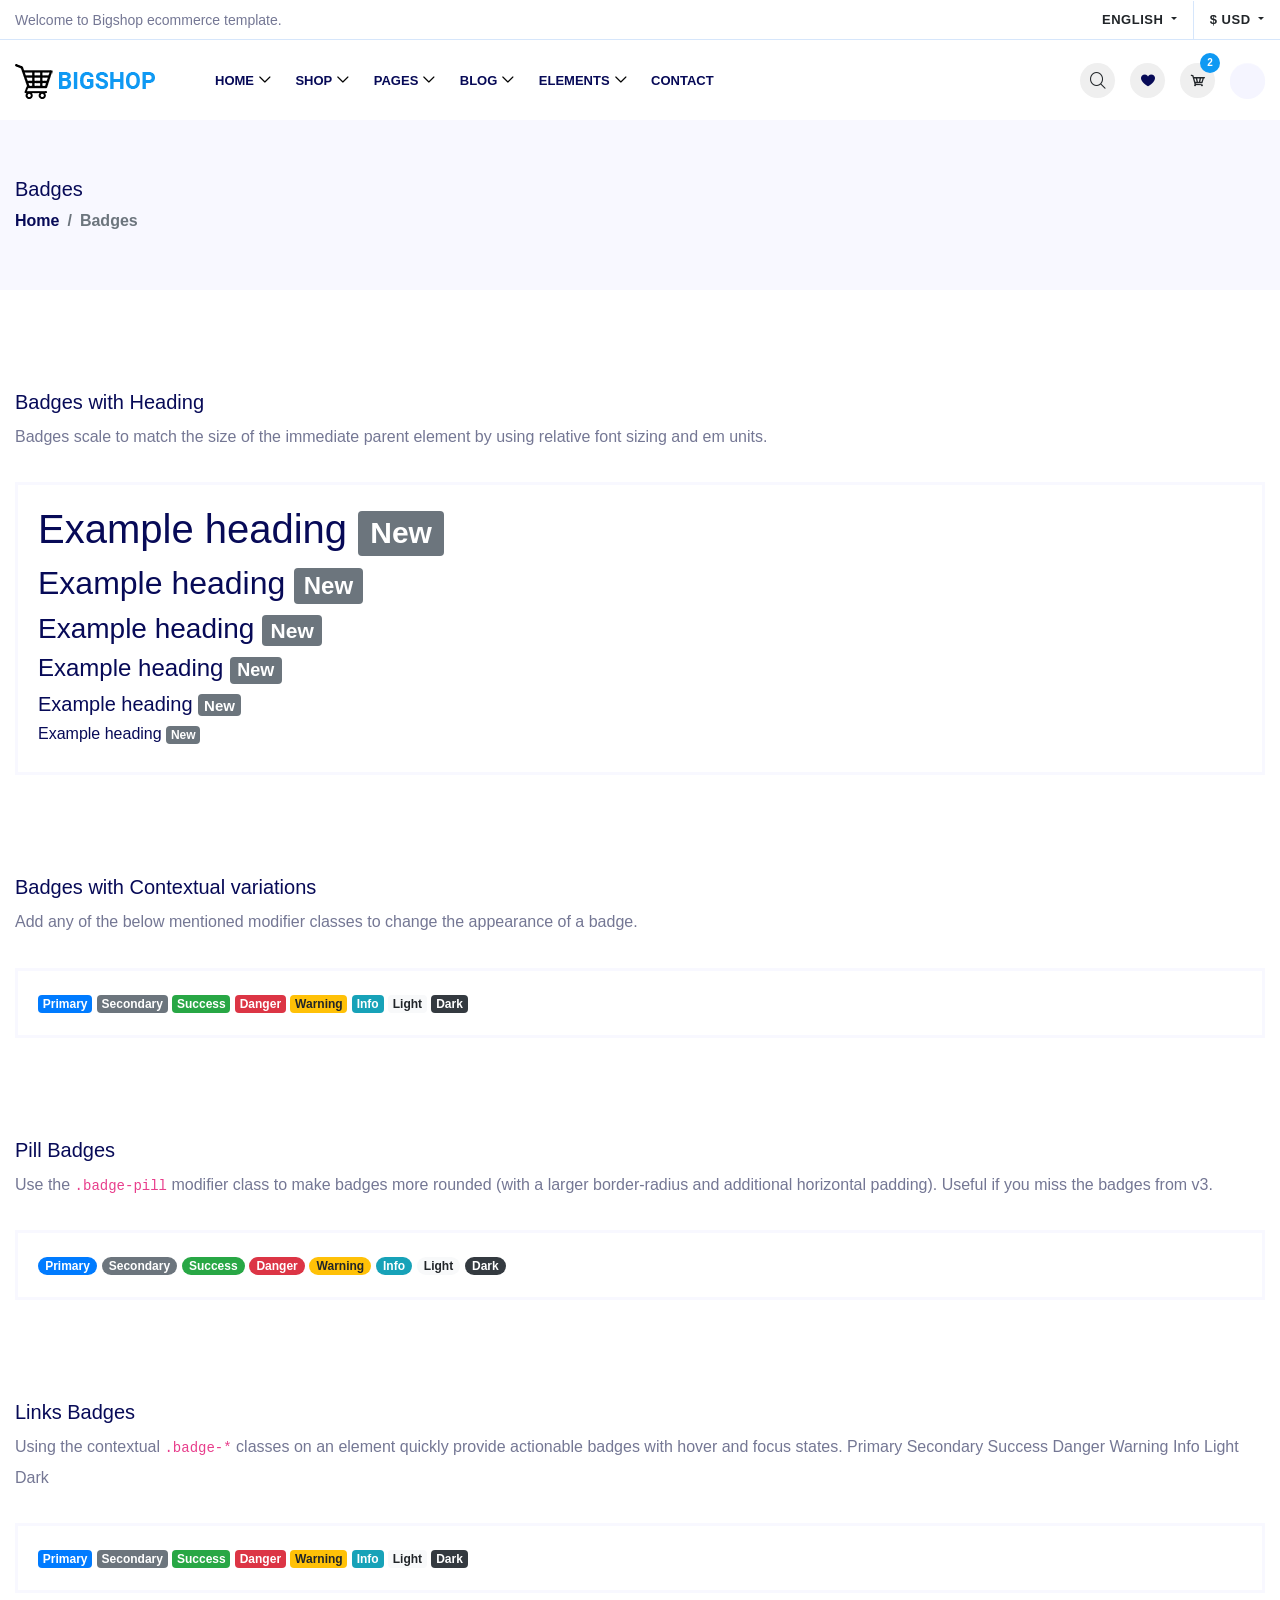
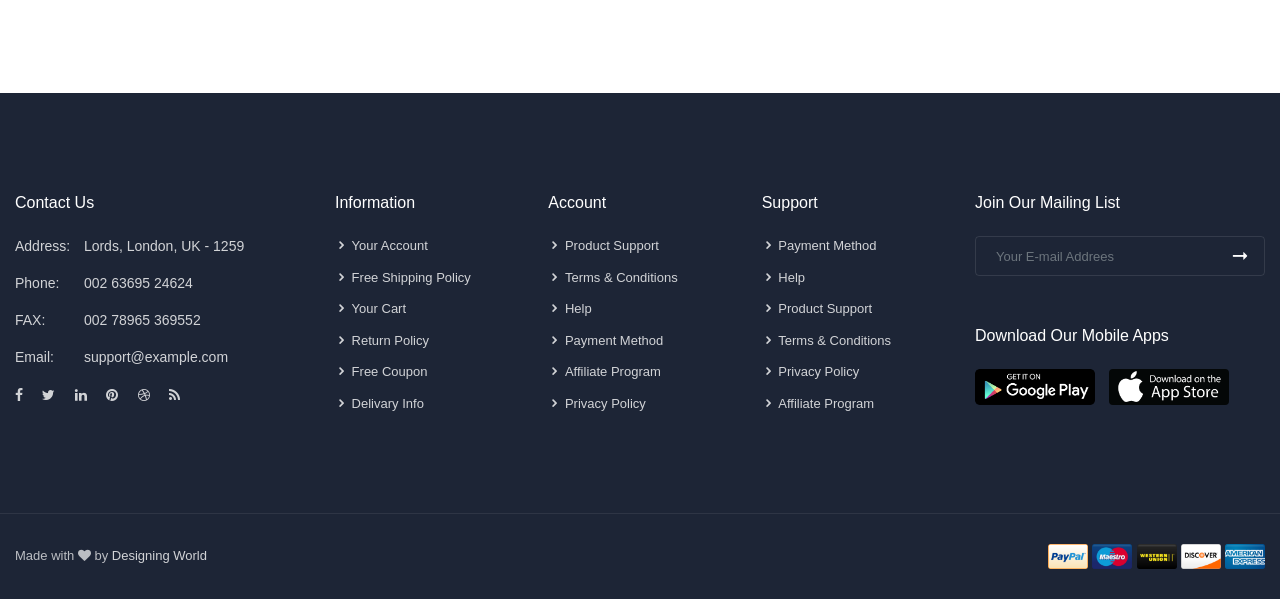
<file: html_sample/badges.html>
<!doctype html>
<html lang="en">

<head>
    <meta charset="UTF-8">
    <meta name="description" content="">
    <meta http-equiv="X-UA-Compatible" content="IE=edge">
    <meta name="viewport" content="width=device-width, initial-scale=1, shrink-to-fit=no">
    <!-- The above 4 meta tags *must* come first in the head; any other head content must come *after* these tags -->

    <!-- Title  -->
    <title>Bigshop | Responsive E-commerce Template</title>

    <!-- Favicon  -->
    <link rel="icon" href="img/core-img/favicon.ico">

    <!-- Style CSS -->
    <link rel="stylesheet" href="style.css">

</head>

<body>
    <!-- Preloader -->
    <div id="preloader">
        <div class="spinner-grow" role="status">
            <span class="sr-only">Loading...</span>
        </div>
    </div>

    <!-- Header Area -->
    <header class="header_area">
        <!-- Top Header Area -->
        <div class="top-header-area">
            <div class="container h-100">
                <div class="row h-100 align-items-center">
                    <div class="col-6">
                        <div class="welcome-note">
                            <span class="popover--text" data-toggle="popover" data-content="Welcome to Bigshop ecommerce template."><i class="icofont-info-square"></i></span>
                            <span class="text">Welcome to Bigshop ecommerce template.</span>
                        </div>
                    </div>
                    <div class="col-6">
                        <div class="language-currency-dropdown d-flex align-items-center justify-content-end">
                            <!-- Language Dropdown -->
                            <div class="language-dropdown">
                                <div class="dropdown">
                                    <a class="btn btn-sm dropdown-toggle" href="#" role="button" id="dropdownMenu1" data-toggle="dropdown" aria-haspopup="true" aria-expanded="false">
                                        English
                                    </a>
                                    <div class="dropdown-menu dropdown-menu-right" aria-labelledby="dropdownMenu1">
                                        <a class="dropdown-item" href="#">Bangla</a>
                                        <a class="dropdown-item" href="#">Arabic</a>
                                    </div>
                                </div>
                            </div>

                            <!-- Currency Dropdown -->
                            <div class="currency-dropdown">
                                <div class="dropdown">
                                    <a class="btn btn-sm dropdown-toggle" href="#" role="button" id="dropdownMenu2" data-toggle="dropdown" aria-haspopup="true" aria-expanded="false">
                                        $ USD
                                    </a>
                                    <div class="dropdown-menu dropdown-menu-right" aria-labelledby="dropdownMenu2">
                                        <a class="dropdown-item" href="#">৳ BDT</a>
                                        <a class="dropdown-item" href="#">€ Euro</a>
                                    </div>
                                </div>
                            </div>
                        </div>
                    </div>
                </div>
            </div>
        </div>

        <!-- Main Menu -->
        <div class="bigshop-main-menu">
            <div class="container">
                <div class="classy-nav-container breakpoint-off">
                    <nav class="classy-navbar" id="bigshopNav">

                        <!-- Nav Brand -->
                        <a href="index.html" class="nav-brand"><img src="img/core-img/logo.png" alt="logo"></a>

                        <!-- Toggler -->
                        <div class="classy-navbar-toggler">
                            <span class="navbarToggler"><span></span><span></span><span></span></span>
                        </div>

                        <!-- Menu -->
                        <div class="classy-menu">
                            <!-- Close -->
                            <div class="classycloseIcon">
                                <div class="cross-wrap"><span class="top"></span><span class="bottom"></span></div>
                            </div>

                            <!-- Nav -->
                            <div class="classynav">
                                <ul>
                                    <li><a href="#">Home</a>
                                        <ul class="dropdown">
                                            <li><a href="index-1.html">Home - 1</a></li>
                                            <li><a href="index-2.html">Home - 2</a></li>
                                            <li><a href="index-3.html">Home - 3</a></li>
                                        </ul>
                                    </li>
                                    <li><a href="#">Shop</a>
                                        <ul class="dropdown">
                                            <li><a href="#">Shop Grid</a>
                                                <ul class="dropdown">
                                                    <li><a href="shop-grid-left-sidebar.html">Shop Grid Left Sidebar</a></li>
                                                    <li><a href="shop-grid-right-sidebar.html">Shop Grid Right Sidebar</a></li>
                                                    <li><a href="shop-grid-top-sidebar.html">Shop Grid Top Sidebar</a></li>
                                                    <li><a href="shop-grid-no-sidebar.html">Shop Grid No Sidebar</a></li>
                                                </ul>
                                            </li>
                                            <li><a href="#">Shop List</a>
                                                <ul class="dropdown">
                                                    <li><a href="shop-list-left-sidebar.html">Shop List Left Sidebar</a></li>
                                                    <li><a href="shop-list-right-sidebar.html">Shop List Right Sidebar</a></li>
                                                    <li><a href="shop-list-top-sidebar.html">Shop List Top Sidebar</a></li>
                                                    <li><a href="shop-list-no-sidebar.html">Shop List No Sidebar</a></li>
                                                </ul>
                                            </li>
                                            <li><a href="product-details.html">Single Product</a></li>
                                            <li><a href="cart.html">Cart</a></li>
                                            <li><a href="#">Checkout</a>
                                                <ul class="dropdown">
                                                    <li><a href="checkout-1.html">Login</a></li>
                                                    <li><a href="checkout-2.html">Billing</a></li>
                                                    <li><a href="checkout-3.html">Shipping Method</a></li>
                                                    <li><a href="checkout-4.html">Payment Method</a></li>
                                                    <li><a href="checkout-5.html">Review</a></li>
                                                    <li><a href="checkout-complate.html">Complate</a></li>
                                                </ul>
                                            </li>
                                            <li><a href="#">Account Page</a>
                                                <ul class="dropdown">
                                                    <li><a href="my-account.html">- Dashboard</a></li>
                                                    <li><a href="order-list.html">- Orders</a></li>
                                                    <li><a href="downloads.html">- Downloads</a></li>
                                                    <li><a href="addresses.html">- Addresses</a></li>
                                                    <li><a href="account-details.html">- Account Details</a></li>
                                                </ul>
                                            </li>
                                            <li><a href="wishlist.html">Wishlist</a></li>
                                            <li><a href="compare.html">Compare</a></li>
                                        </ul>
                                    </li>
                                    <li><a href="#">Pages</a>
                                        <div class="megamenu">
                                            <ul class="single-mega cn-col-4">
                                                <li><a href="about-us.html">- About Us</a></li>
                                                <li><a href="faq.html">- FAQ</a></li>
                                                <li><a href="contact.html">- Contact</a></li>
                                                <li><a href="login.html">- Login &amp; Register</a></li>
                                                <li><a href="404.html">- 404</a></li>
                                                <li><a href="500.html">- 500</a></li>
                                            </ul>
                                            <ul class="single-mega cn-col-4">
                                                <li><a href="my-account.html">- Dashboard</a></li>
                                                <li><a href="order-list.html">- Orders</a></li>
                                                <li><a href="downloads.html">- Downloads</a></li>
                                                <li><a href="addresses.html">- Addresses</a></li>
                                                <li><a href="account-details.html">- Account Details</a></li>
                                                <li><a href="coming-soon.html">- Coming Soon</a></li>
                                            </ul>
                                            <div class="single-mega cn-col-2">
                                                <div class="megamenu-slides owl-carousel">
                                                    <a href="shop-grid-left-sidebar.html">
                                                        <img src="img/bg-img/mega-slide-2.jpg" alt="">
                                                    </a>
                                                    <a href="shop-list-left-sidebar.html">
                                                        <img src="img/bg-img/mega-slide-1.jpg" alt="">
                                                    </a>
                                                </div>
                                            </div>
                                        </div>
                                    </li>
                                    <li><a href="#">Blog</a>
                                        <ul class="dropdown">
                                            <li><a href="blog-with-left-sidebar.html">Blog Left Sidebar</a></li>
                                            <li><a href="blog-with-right-sidebar.html">Blog Right Sidebar</a></li>
                                            <li><a href="blog-with-no-sidebar.html">Blog No Sidebar</a></li>
                                            <li><a href="single-blog.html">Single Blog</a></li>
                                        </ul>
                                    </li>
                                    <li><a href="#">Elements</a>
                                        <div class="megamenu">
                                            <ul class="single-mega cn-col-4">
                                                <li><a href="accordian.html">- Accordions</a></li>
                                                <li><a href="alerts.html">- Alerts</a></li>
                                                <li><a href="badges.html">- Badges</a></li>
                                                <li><a href="blockquotes.html">- Blockquotes</a></li>
                                            </ul>
                                            <ul class="single-mega cn-col-4">
                                                <li><a href="breadcrumb.html">- Breadcrumbs</a></li>
                                                <li><a href="buttons.html">- Buttons</a></li>
                                                <li><a href="forms.html">- Forms</a></li>
                                                <li><a href="gallery.html">- Gallery</a></li>
                                            </ul>
                                            <ul class="single-mega cn-col-4">
                                                <li><a href="heading.html">- Headings</a></li>
                                                <li><a href="icon-fontawesome.html">- Icon FontAwesome</a></li>
                                                <li><a href="icon-icofont.html">- Icon Ico Font</a></li>
                                                <li><a href="labels.html">- Labels</a></li>
                                            </ul>
                                            <ul class="single-mega cn-col-4">
                                                <li><a href="modals.html">- Modals</a></li>
                                                <li><a href="pagination.html">- Pagination</a></li>
                                                <li><a href="progress-bars.html">- Progress Bars</a></li>
                                                <li><a href="tables.html">- Tables</a></li>
                                            </ul>
                                        </div>
                                    </li>
                                    <li><a href="contact.html">Contact</a></li>
                                </ul>
                            </div>
                        </div>

                        <!-- Hero Meta -->
                        <div class="hero_meta_area ml-auto d-flex align-items-center justify-content-end">
                            <!-- Search -->
                            <div class="search-area">
                                <div class="search-btn"><i class="icofont-search"></i></div>
                                <!-- Form -->
                                <div class="search-form">
                                    <input type="search" class="form-control" placeholder="Search">
                                    <input type="submit" class="d-none" value="Send">
                                </div>
                            </div>

                            <!-- Wishlist -->
                            <div class="wishlist-area">
                                <a href="wishlist.html" class="wishlist-btn"><i class="icofont-heart"></i></a>
                            </div>

                            <!-- Cart -->
                            <div class="cart-area">
                                <div class="cart--btn"><i class="icofont-cart"></i> <span class="cart_quantity">2</span></div>

                                <!-- Cart Dropdown Content -->
                                <div class="cart-dropdown-content">
                                    <ul class="cart-list">
                                        <li>
                                            <div class="cart-item-desc">
                                                <a href="#" class="image">
                                                    <img src="img/product-img/top-1.png" class="cart-thumb" alt="">
                                                </a>
                                                <div>
                                                    <a href="#">Kid's Fashion</a>
                                                    <p>1 x - <span class="price">$32.99</span></p>
                                                </div>
                                            </div>
                                            <span class="dropdown-product-remove"><i class="icofont-bin"></i></span>
                                        </li>
                                        <li>
                                            <div class="cart-item-desc">
                                                <a href="#" class="image">
                                                    <img src="img/product-img/best-4.png" class="cart-thumb" alt="">
                                                </a>
                                                <div>
                                                    <a href="#">Headphone</a>
                                                    <p>2x - <span class="price">$49.99</span></p>
                                                </div>
                                            </div>
                                            <span class="dropdown-product-remove"><i class="icofont-bin"></i></span>
                                        </li>
                                    </ul>
                                    <div class="cart-pricing my-4">
                                        <ul>
                                            <li>
                                                <span>Sub Total:</span>
                                                <span>$822.96</span>
                                            </li>
                                            <li>
                                                <span>Shipping:</span>
                                                <span>$30.00</span>
                                            </li>
                                            <li>
                                                <span>Total:</span>
                                                <span>$856.63</span>
                                            </li>
                                        </ul>
                                    </div>
                                    <div class="cart-box">
                                        <a href="checkout-1.html" class="btn btn-primary d-block">Checkout</a>
                                    </div>
                                </div>
                            </div>

                            <!-- Account -->
                            <div class="account-area">
                                <div class="user-thumbnail">
                                    <img src="img/bg-img/user.jpg" alt="">
                                </div>
                                <ul class="user-meta-dropdown">
                                    <li class="user-title"><span>Hello,</span> Lim Sarah</li>
                                    <li><a href="my-account.html">My Account</a></li>
                                    <li><a href="order-list.html">Orders List</a></li>
                                    <li><a href="wishlist.html">Wishlist</a></li>
                                    <li><a href="login.html"><i class="icofont-logout"></i> Logout</a></li>
                                </ul>
                            </div>
                        </div>
                    </nav>
                </div>
            </div>
        </div>
    </header>
    <!-- Header Area End -->

    <!-- Breadcumb Area -->
    <div class="breadcumb_area">
        <div class="container h-100">
            <div class="row h-100 align-items-center">
                <div class="col-12">
                    <h5>Badges</h5>
                    <ol class="breadcrumb">
                        <li class="breadcrumb-item"><a href="index.html">Home</a></li>
                        <li class="breadcrumb-item active">Badges</li>
                    </ol>
                </div>
            </div>
        </div>
    </div>
    <!-- Breadcumb Area -->

    <!-- Shortcodes Area -->
    <div class="shortcodes_area section_padding_100">
        <div class="container">
            <!-- Shortcodes Content -->
            <div class="row">
                <div class="col-12">
                    <!-- Shortcodes Title -->
                    <div class="shortcodes_title mb-30">
                        <h5>Badges with Heading</h5>
                        <p>Badges scale to match the size of the immediate parent element by using relative font sizing and em units.</p>
                    </div>

                    <!-- +++++++++++++++++++++++
                    Badges with Heading
                    +++++++++++++++++++++++ -->
                    <div class="shortcodes_content mb-100">
                        <h1>Example heading <span class="badge badge-secondary">New</span></h1>
                        <h2>Example heading <span class="badge badge-secondary">New</span></h2>
                        <h3>Example heading <span class="badge badge-secondary">New</span></h3>
                        <h4>Example heading <span class="badge badge-secondary">New</span></h4>
                        <h5>Example heading <span class="badge badge-secondary">New</span></h5>
                        <h6>Example heading <span class="badge badge-secondary">New</span></h6>
                    </div>
                    <!-- +++++++++++++++++++++++
                    Badges with Heading
                    +++++++++++++++++++++++ -->

                    <!-- Shortcodes Title -->
                    <div class="shortcodes_title mb-30">
                        <h5>Badges with Contextual variations</h5>
                        <p>Add any of the below mentioned modifier classes to change the appearance of a badge.</p>
                    </div>

                    <!-- +++++++++++++++++++++++
                    Badges with Contextual variations
                    +++++++++++++++++++++++ -->
                    <div class="shortcodes_content mb-100">
                        <span class="badge badge-primary">Primary</span>
                        <span class="badge badge-secondary">Secondary</span>
                        <span class="badge badge-success">Success</span>
                        <span class="badge badge-danger">Danger</span>
                        <span class="badge badge-warning">Warning</span>
                        <span class="badge badge-info">Info</span>
                        <span class="badge badge-light">Light</span>
                        <span class="badge badge-dark">Dark</span>
                    </div>
                    <!-- +++++++++++++++++++++++
                    Badges with Contextual variations
                    +++++++++++++++++++++++ -->

                    <!-- Shortcodes Title -->
                    <div class="shortcodes_title mb-30">
                        <h5>Pill Badges</h5>
                        <p>Use the <code>.badge-pill</code> modifier class to make badges more rounded (with a larger border-radius and additional horizontal padding). Useful if you miss the badges from v3.</p>
                    </div>

                    <!-- +++++++++
                    Pill Badges
                    ++++++++++++ -->
                    <div class="shortcodes_content mb-100">
                        <span class="badge badge-pill badge-primary">Primary</span>
                        <span class="badge badge-pill badge-secondary">Secondary</span>
                        <span class="badge badge-pill badge-success">Success</span>
                        <span class="badge badge-pill badge-danger">Danger</span>
                        <span class="badge badge-pill badge-warning">Warning</span>
                        <span class="badge badge-pill badge-info">Info</span>
                        <span class="badge badge-pill badge-light">Light</span>
                        <span class="badge badge-pill badge-dark">Dark</span>
                    </div>
                    <!-- ++++++++
                    Pill Badges
                    +++++++++ -->

                    <!-- Shortcodes Title -->
                    <div class="shortcodes_title mb-30">
                        <h5>Links Badges</h5>
                        <p>Using the contextual <code>.badge-*</code> classes on an <code><a href="#"></a></code> element quickly provide actionable badges with hover and focus states. Primary Secondary Success Danger Warning Info Light Dark</p>
                    </div>

                    <!-- +++++++++
                    Links Badges
                    ++++++++++++ -->
                    <div class="shortcodes_content">
                        <a href="#" class="badge badge-primary">Primary</a>
                        <a href="#" class="badge badge-secondary">Secondary</a>
                        <a href="#" class="badge badge-success">Success</a>
                        <a href="#" class="badge badge-danger">Danger</a>
                        <a href="#" class="badge badge-warning">Warning</a>
                        <a href="#" class="badge badge-info">Info</a>
                        <a href="#" class="badge badge-light">Light</a>
                        <a href="#" class="badge badge-dark">Dark</a>
                    </div>
                    <!-- ++++++++
                    Links Badges
                    +++++++++ -->
                </div>
            </div>
        </div>
    </div>
    <!-- Shortcodes Area End -->

    <!-- Footer Area -->
    <footer class="footer_area section_padding_100_0">
        <div class="container">
            <div class="row">
                <!-- Single Footer Area -->
                <div class="col-12 col-sm-6 col-md-5 col-lg-4 col-xl-3">
                    <div class="single_footer_area mb-100">
                        <div class="footer_heading mb-4">
                            <h6>Contact Us</h6>
                        </div>
                        <ul class="footer_content">
                            <li><span>Address:</span> Lords, London, UK - 1259</li>
                            <li><span>Phone:</span> 002 63695 24624</li>
                            <li><span>FAX:</span> 002 78965 369552</li>
                            <li><span>Email:</span> support@example.com</li>
                        </ul>
                        <div class="footer_social_area mt-15">
                            <a href="#"><i class="fa fa-facebook" aria-hidden="true"></i></a>
                            <a href="#"><i class="fa fa-twitter" aria-hidden="true"></i></a>
                            <a href="#"><i class="fa fa-linkedin" aria-hidden="true"></i></a>
                            <a href="#"><i class="fa fa-pinterest" aria-hidden="true"></i></a>
                            <a href="#"><i class="fa fa-dribbble" aria-hidden="true"></i></a>
                            <a href="#"><i class="fa fa-rss" aria-hidden="true"></i></a>
                        </div>
                    </div>
                </div>

                <!-- Single Footer Area -->
                <div class="col-12 col-sm-6 col-md col-lg-4 col-xl-2">
                    <div class="single_footer_area mb-100">
                        <div class="footer_heading mb-4">
                            <h6>Information</h6>
                        </div>
                        <ul class="footer_widget_menu">
                            <li><a href="#"><i class="icofont-rounded-right"></i> Your Account</a></li>
                            <li><a href="#"><i class="icofont-rounded-right"></i> Free Shipping Policy</a></li>
                            <li><a href="#"><i class="icofont-rounded-right"></i> Your Cart</a></li>
                            <li><a href="#"><i class="icofont-rounded-right"></i> Return Policy</a></li>
                            <li><a href="#"><i class="icofont-rounded-right"></i> Free Coupon</a></li>
                            <li><a href="#"><i class="icofont-rounded-right"></i> Delivary Info</a></li>
                        </ul>
                    </div>
                </div>

                <!-- Single Footer Area -->
                <div class="col-12 col-sm-6 col-md col-lg-4 col-xl-2">
                    <div class="single_footer_area mb-100">
                        <div class="footer_heading mb-4">
                            <h6>Account</h6>
                        </div>
                        <ul class="footer_widget_menu">
                            <li><a href="#"><i class="icofont-rounded-right"></i> Product Support</a></li>
                            <li><a href="#"><i class="icofont-rounded-right"></i> Terms &amp; Conditions</a></li>
                            <li><a href="#"><i class="icofont-rounded-right"></i> Help</a></li>
                            <li><a href="#"><i class="icofont-rounded-right"></i> Payment Method</a></li>
                            <li><a href="#"><i class="icofont-rounded-right"></i> Affiliate Program</a></li>
                            <li><a href="#"><i class="icofont-rounded-right"></i> Privacy Policy</a></li>
                        </ul>
                    </div>
                </div>

                <!-- Single Footer Area -->
                <div class="col-12 col-sm-6 col-md-5 col-lg-4 col-xl-2">
                    <div class="single_footer_area mb-100">
                        <div class="footer_heading mb-4">
                            <h6>Support</h6>
                        </div>
                        <ul class="footer_widget_menu">
                            <li><a href="#"><i class="icofont-rounded-right"></i> Payment Method</a></li>
                            <li><a href="#"><i class="icofont-rounded-right"></i> Help</a></li>
                            <li><a href="#"><i class="icofont-rounded-right"></i> Product Support</a></li>
                            <li><a href="#"><i class="icofont-rounded-right"></i> Terms &amp; Conditions</a></li>
                            <li><a href="#"><i class="icofont-rounded-right"></i> Privacy Policy</a></li>
                            <li><a href="#"><i class="icofont-rounded-right"></i> Affiliate Program</a></li>
                        </ul>
                    </div>
                </div>

                <!-- Single Footer Area -->
                <div class="col-12 col-md-7 col-lg-8 col-xl-3">
                    <div class="single_footer_area mb-50">
                        <div class="footer_heading mb-4">
                            <h6>Join our mailing list</h6>
                        </div>
                        <div class="subscribtion_form">
                            <form action="#" method="post">
                                <input type="email" name="mail" class="form-control mail" placeholder="Your E-mail Addrees">
                                <button type="submit" class="submit"><i class="icofont-long-arrow-right"></i></button>
                            </form>
                        </div>
                    </div>
                    <div class="single_footer_area mb-100">
                        <div class="footer_heading mb-4">
                            <h6>Download our Mobile Apps</h6>
                        </div>
                        <div class="apps_download">
                            <a href="#"><img src="img/core-img/play-store.png" alt="Play Store"></a>
                            <a href="#"><img src="img/core-img/app-store.png" alt="Apple Store"></a>
                        </div>
                    </div>
                </div>
            </div>
        </div>

        <!-- Footer Bottom -->
        <div class="footer_bottom_area">
            <div class="container">
                <div class="row align-items-center">
                    <!-- Copywrite -->
                    <div class="col-12 col-md-6">
                        <div class="copywrite_text">
                            <p>Made with <i class="fa fa-heart" aria-hidden="true"></i> by <a href="#">Designing World</a></p>
                        </div>
                    </div>
                    <!-- Payment Method -->
                    <div class="col-12 col-md-6">
                        <div class="payment_method">
                            <img src="img/payment-method/paypal.png" alt="">
                            <img src="img/payment-method/maestro.png" alt="">
                            <img src="img/payment-method/western-union.png" alt="">
                            <img src="img/payment-method/discover.png" alt="">
                            <img src="img/payment-method/american-express.png" alt="">
                        </div>
                    </div>
                </div>
            </div>
        </div>
    </footer>
    <!-- Footer Area -->

    <!-- jQuery (Necessary for All JavaScript Plugins) -->
    <script src="js/jquery.min.js"></script>
    <script src="js/popper.min.js"></script>
    <script src="js/bootstrap.min.js"></script>
    <script src="js/jquery.easing.min.js"></script>
    <script src="js/default/classy-nav.min.js"></script>
    <script src="js/owl.carousel.min.js"></script>
    <script src="js/default/scrollup.js"></script>
    <script src="js/waypoints.min.js"></script>
    <script src="js/jquery.countdown.min.js"></script>
    <script src="js/jquery.counterup.min.js"></script>
    <script src="js/jquery-ui.min.js"></script>
    <script src="js/jarallax.min.js"></script>
    <script src="js/jarallax-video.min.js"></script>
    <script src="js/jquery.magnific-popup.min.js"></script>
    <script src="js/jquery.nice-select.min.js"></script>
    <script src="js/wow.min.js"></script>
    <script src="js/default/active.js"></script>

</body>

</html>
</file>
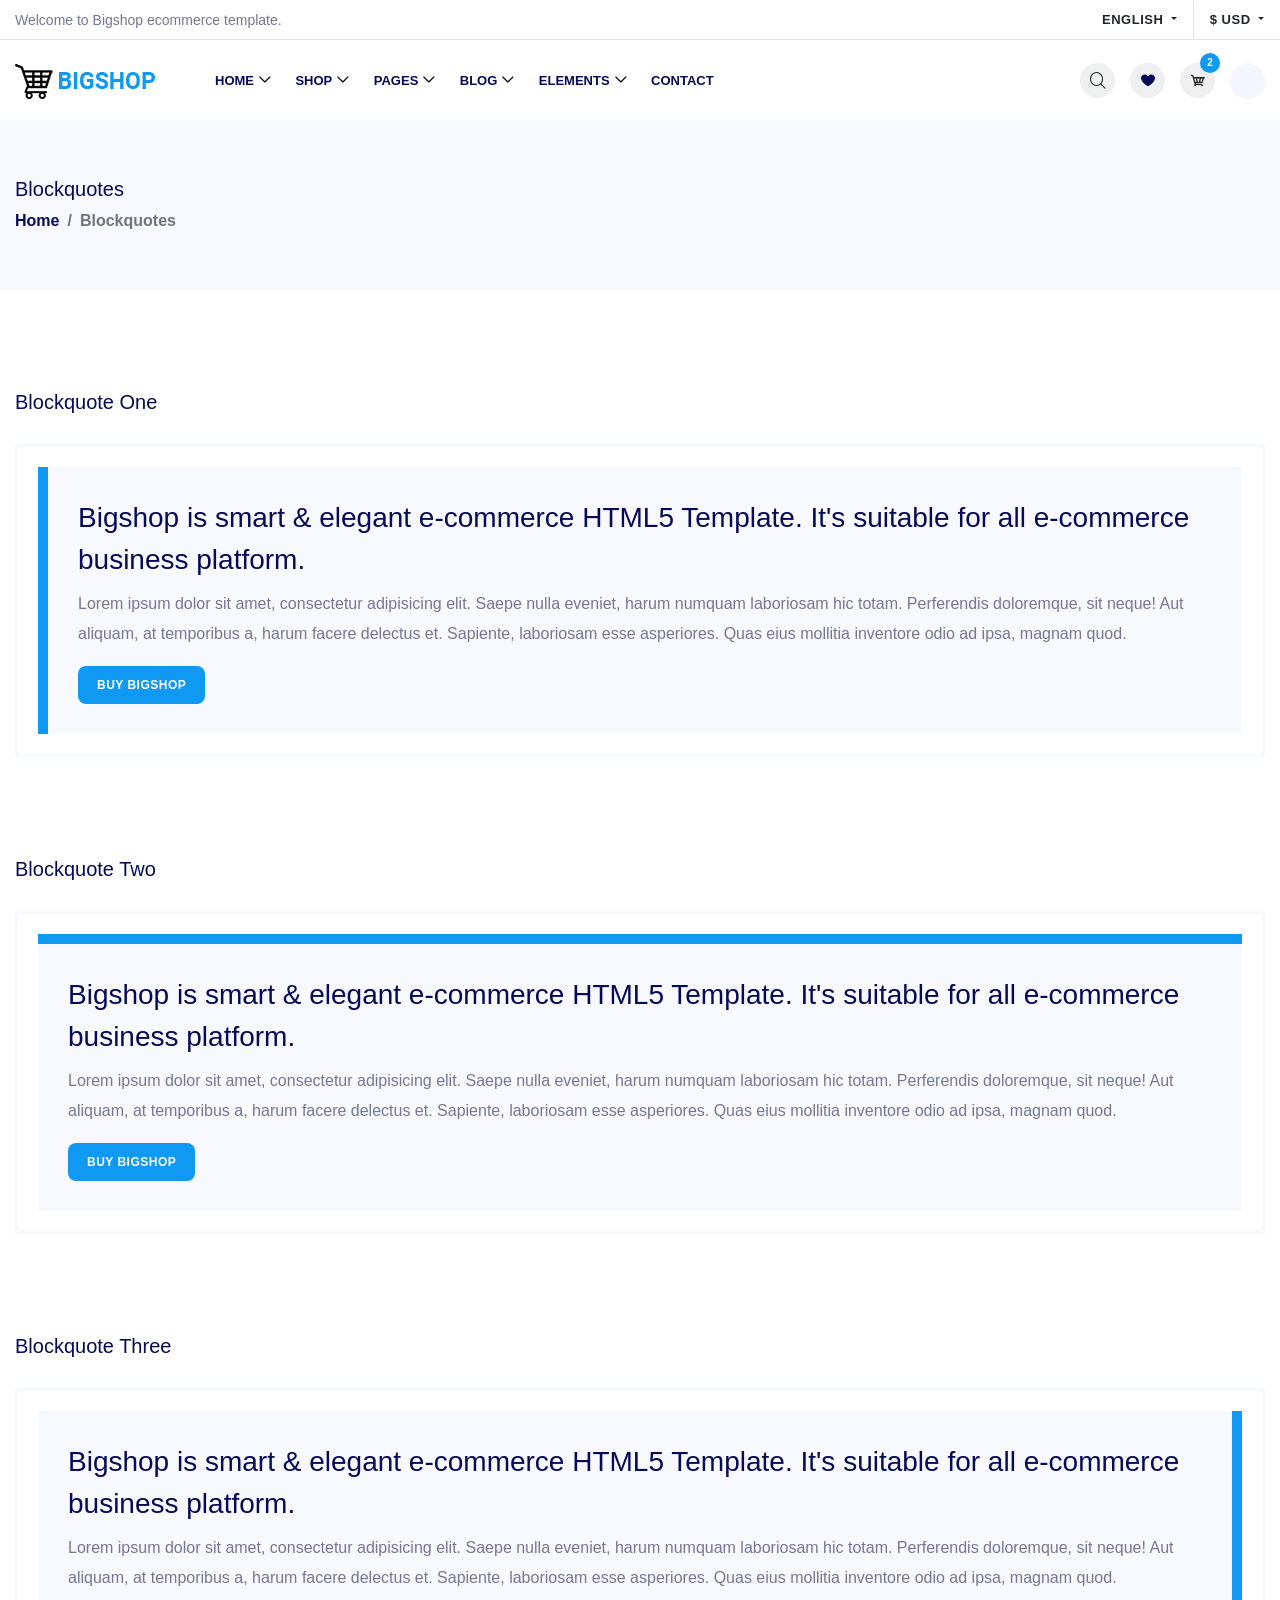
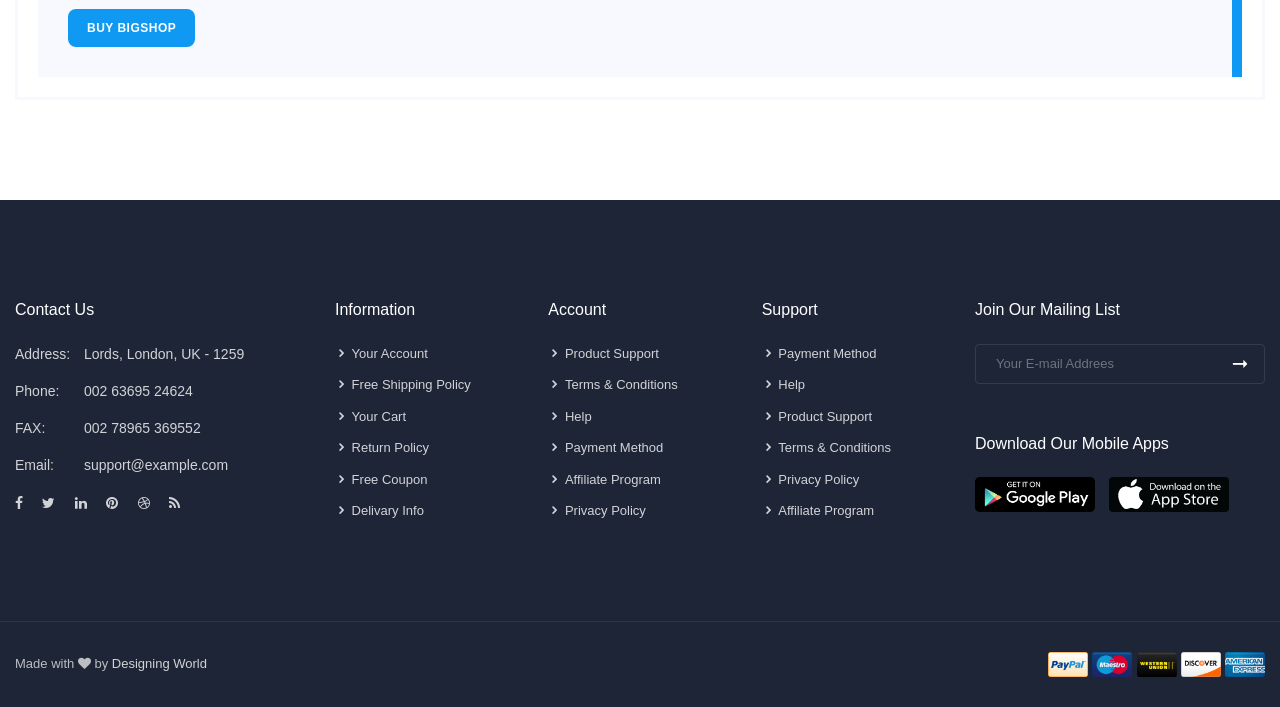
<file: html_sample/blockquotes.html>
<!doctype html>
<html lang="en">

<head>
    <meta charset="UTF-8">
    <meta name="description" content="">
    <meta http-equiv="X-UA-Compatible" content="IE=edge">
    <meta name="viewport" content="width=device-width, initial-scale=1, shrink-to-fit=no">
    <!-- The above 4 meta tags *must* come first in the head; any other head content must come *after* these tags -->

    <!-- Title  -->
    <title>Bigshop | Responsive E-commerce Template</title>

    <!-- Favicon  -->
    <link rel="icon" href="img/core-img/favicon.ico">

    <!-- Style CSS -->
    <link rel="stylesheet" href="style.css">

</head>

<body>
    <!-- Preloader -->
    <div id="preloader">
        <div class="spinner-grow" role="status">
            <span class="sr-only">Loading...</span>
        </div>
    </div>

    <!-- Header Area -->
    <header class="header_area">
        <!-- Top Header Area -->
        <div class="top-header-area">
            <div class="container h-100">
                <div class="row h-100 align-items-center">
                    <div class="col-6">
                        <div class="welcome-note">
                            <span class="popover--text" data-toggle="popover" data-content="Welcome to Bigshop ecommerce template."><i class="icofont-info-square"></i></span>
                            <span class="text">Welcome to Bigshop ecommerce template.</span>
                        </div>
                    </div>
                    <div class="col-6">
                        <div class="language-currency-dropdown d-flex align-items-center justify-content-end">
                            <!-- Language Dropdown -->
                            <div class="language-dropdown">
                                <div class="dropdown">
                                    <a class="btn btn-sm dropdown-toggle" href="#" role="button" id="dropdownMenu1" data-toggle="dropdown" aria-haspopup="true" aria-expanded="false">
                                        English
                                    </a>
                                    <div class="dropdown-menu dropdown-menu-right" aria-labelledby="dropdownMenu1">
                                        <a class="dropdown-item" href="#">Bangla</a>
                                        <a class="dropdown-item" href="#">Arabic</a>
                                    </div>
                                </div>
                            </div>

                            <!-- Currency Dropdown -->
                            <div class="currency-dropdown">
                                <div class="dropdown">
                                    <a class="btn btn-sm dropdown-toggle" href="#" role="button" id="dropdownMenu2" data-toggle="dropdown" aria-haspopup="true" aria-expanded="false">
                                        $ USD
                                    </a>
                                    <div class="dropdown-menu dropdown-menu-right" aria-labelledby="dropdownMenu2">
                                        <a class="dropdown-item" href="#">৳ BDT</a>
                                        <a class="dropdown-item" href="#">€ Euro</a>
                                    </div>
                                </div>
                            </div>
                        </div>
                    </div>
                </div>
            </div>
        </div>

        <!-- Main Menu -->
        <div class="bigshop-main-menu">
            <div class="container">
                <div class="classy-nav-container breakpoint-off">
                    <nav class="classy-navbar" id="bigshopNav">

                        <!-- Nav Brand -->
                        <a href="index.html" class="nav-brand"><img src="img/core-img/logo.png" alt="logo"></a>

                        <!-- Toggler -->
                        <div class="classy-navbar-toggler">
                            <span class="navbarToggler"><span></span><span></span><span></span></span>
                        </div>

                        <!-- Menu -->
                        <div class="classy-menu">
                            <!-- Close -->
                            <div class="classycloseIcon">
                                <div class="cross-wrap"><span class="top"></span><span class="bottom"></span></div>
                            </div>

                            <!-- Nav -->
                            <div class="classynav">
                                <ul>
                                    <li><a href="#">Home</a>
                                        <ul class="dropdown">
                                            <li><a href="index-1.html">Home - 1</a></li>
                                            <li><a href="index-2.html">Home - 2</a></li>
                                            <li><a href="index-3.html">Home - 3</a></li>
                                        </ul>
                                    </li>
                                    <li><a href="#">Shop</a>
                                        <ul class="dropdown">
                                            <li><a href="#">Shop Grid</a>
                                                <ul class="dropdown">
                                                    <li><a href="shop-grid-left-sidebar.html">Shop Grid Left Sidebar</a></li>
                                                    <li><a href="shop-grid-right-sidebar.html">Shop Grid Right Sidebar</a></li>
                                                    <li><a href="shop-grid-top-sidebar.html">Shop Grid Top Sidebar</a></li>
                                                    <li><a href="shop-grid-no-sidebar.html">Shop Grid No Sidebar</a></li>
                                                </ul>
                                            </li>
                                            <li><a href="#">Shop List</a>
                                                <ul class="dropdown">
                                                    <li><a href="shop-list-left-sidebar.html">Shop List Left Sidebar</a></li>
                                                    <li><a href="shop-list-right-sidebar.html">Shop List Right Sidebar</a></li>
                                                    <li><a href="shop-list-top-sidebar.html">Shop List Top Sidebar</a></li>
                                                    <li><a href="shop-list-no-sidebar.html">Shop List No Sidebar</a></li>
                                                </ul>
                                            </li>
                                            <li><a href="product-details.html">Single Product</a></li>
                                            <li><a href="cart.html">Cart</a></li>
                                            <li><a href="#">Checkout</a>
                                                <ul class="dropdown">
                                                    <li><a href="checkout-1.html">Login</a></li>
                                                    <li><a href="checkout-2.html">Billing</a></li>
                                                    <li><a href="checkout-3.html">Shipping Method</a></li>
                                                    <li><a href="checkout-4.html">Payment Method</a></li>
                                                    <li><a href="checkout-5.html">Review</a></li>
                                                    <li><a href="checkout-complate.html">Complate</a></li>
                                                </ul>
                                            </li>
                                            <li><a href="#">Account Page</a>
                                                <ul class="dropdown">
                                                    <li><a href="my-account.html">- Dashboard</a></li>
                                                    <li><a href="order-list.html">- Orders</a></li>
                                                    <li><a href="downloads.html">- Downloads</a></li>
                                                    <li><a href="addresses.html">- Addresses</a></li>
                                                    <li><a href="account-details.html">- Account Details</a></li>
                                                </ul>
                                            </li>
                                            <li><a href="wishlist.html">Wishlist</a></li>
                                            <li><a href="compare.html">Compare</a></li>
                                        </ul>
                                    </li>
                                    <li><a href="#">Pages</a>
                                        <div class="megamenu">
                                            <ul class="single-mega cn-col-4">
                                                <li><a href="about-us.html">- About Us</a></li>
                                                <li><a href="faq.html">- FAQ</a></li>
                                                <li><a href="contact.html">- Contact</a></li>
                                                <li><a href="login.html">- Login &amp; Register</a></li>
                                                <li><a href="404.html">- 404</a></li>
                                                <li><a href="500.html">- 500</a></li>
                                            </ul>
                                            <ul class="single-mega cn-col-4">
                                                <li><a href="my-account.html">- Dashboard</a></li>
                                                <li><a href="order-list.html">- Orders</a></li>
                                                <li><a href="downloads.html">- Downloads</a></li>
                                                <li><a href="addresses.html">- Addresses</a></li>
                                                <li><a href="account-details.html">- Account Details</a></li>
                                                <li><a href="coming-soon.html">- Coming Soon</a></li>
                                            </ul>
                                            <div class="single-mega cn-col-2">
                                                <div class="megamenu-slides owl-carousel">
                                                    <a href="shop-grid-left-sidebar.html">
                                                        <img src="img/bg-img/mega-slide-2.jpg" alt="">
                                                    </a>
                                                    <a href="shop-list-left-sidebar.html">
                                                        <img src="img/bg-img/mega-slide-1.jpg" alt="">
                                                    </a>
                                                </div>
                                            </div>
                                        </div>
                                    </li>
                                    <li><a href="#">Blog</a>
                                        <ul class="dropdown">
                                            <li><a href="blog-with-left-sidebar.html">Blog Left Sidebar</a></li>
                                            <li><a href="blog-with-right-sidebar.html">Blog Right Sidebar</a></li>
                                            <li><a href="blog-with-no-sidebar.html">Blog No Sidebar</a></li>
                                            <li><a href="single-blog.html">Single Blog</a></li>
                                        </ul>
                                    </li>
                                    <li><a href="#">Elements</a>
                                        <div class="megamenu">
                                            <ul class="single-mega cn-col-4">
                                                <li><a href="accordian.html">- Accordions</a></li>
                                                <li><a href="alerts.html">- Alerts</a></li>
                                                <li><a href="badges.html">- Badges</a></li>
                                                <li><a href="blockquotes.html">- Blockquotes</a></li>
                                            </ul>
                                            <ul class="single-mega cn-col-4">
                                                <li><a href="breadcrumb.html">- Breadcrumbs</a></li>
                                                <li><a href="buttons.html">- Buttons</a></li>
                                                <li><a href="forms.html">- Forms</a></li>
                                                <li><a href="gallery.html">- Gallery</a></li>
                                            </ul>
                                            <ul class="single-mega cn-col-4">
                                                <li><a href="heading.html">- Headings</a></li>
                                                <li><a href="icon-fontawesome.html">- Icon FontAwesome</a></li>
                                                <li><a href="icon-icofont.html">- Icon Ico Font</a></li>
                                                <li><a href="labels.html">- Labels</a></li>
                                            </ul>
                                            <ul class="single-mega cn-col-4">
                                                <li><a href="modals.html">- Modals</a></li>
                                                <li><a href="pagination.html">- Pagination</a></li>
                                                <li><a href="progress-bars.html">- Progress Bars</a></li>
                                                <li><a href="tables.html">- Tables</a></li>
                                            </ul>
                                        </div>
                                    </li>
                                    <li><a href="contact.html">Contact</a></li>
                                </ul>
                            </div>
                        </div>

                        <!-- Hero Meta -->
                        <div class="hero_meta_area ml-auto d-flex align-items-center justify-content-end">
                            <!-- Search -->
                            <div class="search-area">
                                <div class="search-btn"><i class="icofont-search"></i></div>
                                <!-- Form -->
                                <div class="search-form">
                                    <input type="search" class="form-control" placeholder="Search">
                                    <input type="submit" class="d-none" value="Send">
                                </div>
                            </div>

                            <!-- Wishlist -->
                            <div class="wishlist-area">
                                <a href="wishlist.html" class="wishlist-btn"><i class="icofont-heart"></i></a>
                            </div>

                            <!-- Cart -->
                            <div class="cart-area">
                                <div class="cart--btn"><i class="icofont-cart"></i> <span class="cart_quantity">2</span></div>

                                <!-- Cart Dropdown Content -->
                                <div class="cart-dropdown-content">
                                    <ul class="cart-list">
                                        <li>
                                            <div class="cart-item-desc">
                                                <a href="#" class="image">
                                                    <img src="img/product-img/top-1.png" class="cart-thumb" alt="">
                                                </a>
                                                <div>
                                                    <a href="#">Kid's Fashion</a>
                                                    <p>1 x - <span class="price">$32.99</span></p>
                                                </div>
                                            </div>
                                            <span class="dropdown-product-remove"><i class="icofont-bin"></i></span>
                                        </li>
                                        <li>
                                            <div class="cart-item-desc">
                                                <a href="#" class="image">
                                                    <img src="img/product-img/best-4.png" class="cart-thumb" alt="">
                                                </a>
                                                <div>
                                                    <a href="#">Headphone</a>
                                                    <p>2x - <span class="price">$49.99</span></p>
                                                </div>
                                            </div>
                                            <span class="dropdown-product-remove"><i class="icofont-bin"></i></span>
                                        </li>
                                    </ul>
                                    <div class="cart-pricing my-4">
                                        <ul>
                                            <li>
                                                <span>Sub Total:</span>
                                                <span>$822.96</span>
                                            </li>
                                            <li>
                                                <span>Shipping:</span>
                                                <span>$30.00</span>
                                            </li>
                                            <li>
                                                <span>Total:</span>
                                                <span>$856.63</span>
                                            </li>
                                        </ul>
                                    </div>
                                    <div class="cart-box">
                                        <a href="checkout-1.html" class="btn btn-primary d-block">Checkout</a>
                                    </div>
                                </div>
                            </div>

                            <!-- Account -->
                            <div class="account-area">
                                <div class="user-thumbnail">
                                    <img src="img/bg-img/user.jpg" alt="">
                                </div>
                                <ul class="user-meta-dropdown">
                                    <li class="user-title"><span>Hello,</span> Lim Sarah</li>
                                    <li><a href="my-account.html">My Account</a></li>
                                    <li><a href="order-list.html">Orders List</a></li>
                                    <li><a href="wishlist.html">Wishlist</a></li>
                                    <li><a href="login.html"><i class="icofont-logout"></i> Logout</a></li>
                                </ul>
                            </div>
                        </div>
                    </nav>
                </div>
            </div>
        </div>
    </header>
    <!-- Header Area End -->

    <!-- Breadcumb Area -->
    <div class="breadcumb_area">
        <div class="container h-100">
            <div class="row h-100 align-items-center">
                <div class="col-12">
                    <h5>Blockquotes</h5>
                    <ol class="breadcrumb">
                        <li class="breadcrumb-item"><a href="index.html">Home</a></li>
                        <li class="breadcrumb-item active">Blockquotes</li>
                    </ol>
                </div>
            </div>
        </div>
    </div>
    <!-- Breadcumb Area -->

    <!-- Shortcodes Area -->
    <div class="shortcodes_area section_padding_100">
        <div class="container">
            <!-- Shortcodes Content -->
            <div class="row">
                <div class="col-12">
                    <!-- Shortcodes Title -->
                    <div class="shortcodes_title mb-30">
                        <h5>Blockquote One</h5>
                    </div>

                    <!-- +++++++++
                    Blockquote One
                    ++++++++++ -->
                    <div class="shortcodes_content mb-100">
                        <blockquote class="bigshop-blockquote mb-0 bl-10">
                            <h3>Bigshop is smart &amp; elegant e-commerce HTML5 Template. It's suitable for all e-commerce business platform.</h3>
                            <p>Lorem ipsum dolor sit amet, consectetur adipisicing elit. Saepe nulla eveniet, harum numquam laboriosam hic totam. Perferendis doloremque, sit neque! Aut aliquam, at temporibus a, harum facere delectus et. Sapiente, laboriosam esse asperiores. Quas eius mollitia inventore odio ad ipsa, magnam quod.</p>
                            <a href="#" class="btn btn-primary btn-sm">Buy Bigshop</a>
                        </blockquote>
                    </div>
                    <!-- +++++++++
                    Blockquote One
                    ++++++++++ -->

                    <!-- Shortcodes Title -->
                    <div class="shortcodes_title mb-30">
                        <h5>Blockquote Two</h5>
                    </div>

                    <!-- ++++++++++
                    Blockquote Two
                    +++++++++++ -->
                    <div class="shortcodes_content mb-100">
                        <blockquote class="bigshop-blockquote mb-0 bt-10">
                            <h3>Bigshop is smart &amp; elegant e-commerce HTML5 Template. It's suitable for all e-commerce business platform.</h3>
                            <p>Lorem ipsum dolor sit amet, consectetur adipisicing elit. Saepe nulla eveniet, harum numquam laboriosam hic totam. Perferendis doloremque, sit neque! Aut aliquam, at temporibus a, harum facere delectus et. Sapiente, laboriosam esse asperiores. Quas eius mollitia inventore odio ad ipsa, magnam quod.</p>
                            <a href="#" class="btn btn-primary btn-sm">Buy Bigshop</a>
                        </blockquote>
                    </div>
                    <!-- +++++++++
                    Blockquote Two
                    ++++++++++ -->

                    <!-- Shortcodes Title -->
                    <div class="shortcodes_title mb-30">
                        <h5>Blockquote Three</h5>
                    </div>

                    <!-- ++++++++++++++
                    Blockquote Three
                    +++++++++++++++++++++++ -->
                    <div class="shortcodes_content">
                        <blockquote class="bigshop-blockquote mb-0 br-10">
                            <h3>Bigshop is smart &amp; elegant e-commerce HTML5 Template. It's suitable for all e-commerce business platform.</h3>
                            <p>Lorem ipsum dolor sit amet, consectetur adipisicing elit. Saepe nulla eveniet, harum numquam laboriosam hic totam. Perferendis doloremque, sit neque! Aut aliquam, at temporibus a, harum facere delectus et. Sapiente, laboriosam esse asperiores. Quas eius mollitia inventore odio ad ipsa, magnam quod.</p>
                            <a href="#" class="btn btn-primary btn-sm">Buy Bigshop</a>
                        </blockquote>
                    </div>
                    <!-- +++++++++++
                    Blockquote Three
                    ++++++++++++ -->
                </div>
            </div>
        </div>
    </div>
    <!-- Shortcodes Area End -->

    <!-- Footer Area -->
    <footer class="footer_area section_padding_100_0">
        <div class="container">
            <div class="row">
                <!-- Single Footer Area -->
                <div class="col-12 col-sm-6 col-md-5 col-lg-4 col-xl-3">
                    <div class="single_footer_area mb-100">
                        <div class="footer_heading mb-4">
                            <h6>Contact Us</h6>
                        </div>
                        <ul class="footer_content">
                            <li><span>Address:</span> Lords, London, UK - 1259</li>
                            <li><span>Phone:</span> 002 63695 24624</li>
                            <li><span>FAX:</span> 002 78965 369552</li>
                            <li><span>Email:</span> support@example.com</li>
                        </ul>
                        <div class="footer_social_area mt-15">
                            <a href="#"><i class="fa fa-facebook" aria-hidden="true"></i></a>
                            <a href="#"><i class="fa fa-twitter" aria-hidden="true"></i></a>
                            <a href="#"><i class="fa fa-linkedin" aria-hidden="true"></i></a>
                            <a href="#"><i class="fa fa-pinterest" aria-hidden="true"></i></a>
                            <a href="#"><i class="fa fa-dribbble" aria-hidden="true"></i></a>
                            <a href="#"><i class="fa fa-rss" aria-hidden="true"></i></a>
                        </div>
                    </div>
                </div>

                <!-- Single Footer Area -->
                <div class="col-12 col-sm-6 col-md col-lg-4 col-xl-2">
                    <div class="single_footer_area mb-100">
                        <div class="footer_heading mb-4">
                            <h6>Information</h6>
                        </div>
                        <ul class="footer_widget_menu">
                            <li><a href="#"><i class="icofont-rounded-right"></i> Your Account</a></li>
                            <li><a href="#"><i class="icofont-rounded-right"></i> Free Shipping Policy</a></li>
                            <li><a href="#"><i class="icofont-rounded-right"></i> Your Cart</a></li>
                            <li><a href="#"><i class="icofont-rounded-right"></i> Return Policy</a></li>
                            <li><a href="#"><i class="icofont-rounded-right"></i> Free Coupon</a></li>
                            <li><a href="#"><i class="icofont-rounded-right"></i> Delivary Info</a></li>
                        </ul>
                    </div>
                </div>

                <!-- Single Footer Area -->
                <div class="col-12 col-sm-6 col-md col-lg-4 col-xl-2">
                    <div class="single_footer_area mb-100">
                        <div class="footer_heading mb-4">
                            <h6>Account</h6>
                        </div>
                        <ul class="footer_widget_menu">
                            <li><a href="#"><i class="icofont-rounded-right"></i> Product Support</a></li>
                            <li><a href="#"><i class="icofont-rounded-right"></i> Terms &amp; Conditions</a></li>
                            <li><a href="#"><i class="icofont-rounded-right"></i> Help</a></li>
                            <li><a href="#"><i class="icofont-rounded-right"></i> Payment Method</a></li>
                            <li><a href="#"><i class="icofont-rounded-right"></i> Affiliate Program</a></li>
                            <li><a href="#"><i class="icofont-rounded-right"></i> Privacy Policy</a></li>
                        </ul>
                    </div>
                </div>

                <!-- Single Footer Area -->
                <div class="col-12 col-sm-6 col-md-5 col-lg-4 col-xl-2">
                    <div class="single_footer_area mb-100">
                        <div class="footer_heading mb-4">
                            <h6>Support</h6>
                        </div>
                        <ul class="footer_widget_menu">
                            <li><a href="#"><i class="icofont-rounded-right"></i> Payment Method</a></li>
                            <li><a href="#"><i class="icofont-rounded-right"></i> Help</a></li>
                            <li><a href="#"><i class="icofont-rounded-right"></i> Product Support</a></li>
                            <li><a href="#"><i class="icofont-rounded-right"></i> Terms &amp; Conditions</a></li>
                            <li><a href="#"><i class="icofont-rounded-right"></i> Privacy Policy</a></li>
                            <li><a href="#"><i class="icofont-rounded-right"></i> Affiliate Program</a></li>
                        </ul>
                    </div>
                </div>

                <!-- Single Footer Area -->
                <div class="col-12 col-md-7 col-lg-8 col-xl-3">
                    <div class="single_footer_area mb-50">
                        <div class="footer_heading mb-4">
                            <h6>Join our mailing list</h6>
                        </div>
                        <div class="subscribtion_form">
                            <form action="#" method="post">
                                <input type="email" name="mail" class="form-control mail" placeholder="Your E-mail Addrees">
                                <button type="submit" class="submit"><i class="icofont-long-arrow-right"></i></button>
                            </form>
                        </div>
                    </div>
                    <div class="single_footer_area mb-100">
                        <div class="footer_heading mb-4">
                            <h6>Download our Mobile Apps</h6>
                        </div>
                        <div class="apps_download">
                            <a href="#"><img src="img/core-img/play-store.png" alt="Play Store"></a>
                            <a href="#"><img src="img/core-img/app-store.png" alt="Apple Store"></a>
                        </div>
                    </div>
                </div>
            </div>
        </div>

        <!-- Footer Bottom -->
        <div class="footer_bottom_area">
            <div class="container">
                <div class="row align-items-center">
                    <!-- Copywrite -->
                    <div class="col-12 col-md-6">
                        <div class="copywrite_text">
                            <p>Made with <i class="fa fa-heart" aria-hidden="true"></i> by <a href="#">Designing World</a></p>
                        </div>
                    </div>
                    <!-- Payment Method -->
                    <div class="col-12 col-md-6">
                        <div class="payment_method">
                            <img src="img/payment-method/paypal.png" alt="">
                            <img src="img/payment-method/maestro.png" alt="">
                            <img src="img/payment-method/western-union.png" alt="">
                            <img src="img/payment-method/discover.png" alt="">
                            <img src="img/payment-method/american-express.png" alt="">
                        </div>
                    </div>
                </div>
            </div>
        </div>
    </footer>
    <!-- Footer Area -->

    <!-- jQuery (Necessary for All JavaScript Plugins) -->
    <script src="js/jquery.min.js"></script>
    <script src="js/popper.min.js"></script>
    <script src="js/bootstrap.min.js"></script>
    <script src="js/jquery.easing.min.js"></script>
    <script src="js/default/classy-nav.min.js"></script>
    <script src="js/owl.carousel.min.js"></script>
    <script src="js/default/scrollup.js"></script>
    <script src="js/waypoints.min.js"></script>
    <script src="js/jquery.countdown.min.js"></script>
    <script src="js/jquery.counterup.min.js"></script>
    <script src="js/jquery-ui.min.js"></script>
    <script src="js/jarallax.min.js"></script>
    <script src="js/jarallax-video.min.js"></script>
    <script src="js/jquery.magnific-popup.min.js"></script>
    <script src="js/jquery.nice-select.min.js"></script>
    <script src="js/wow.min.js"></script>
    <script src="js/default/active.js"></script>

</body>

</html>
</file>
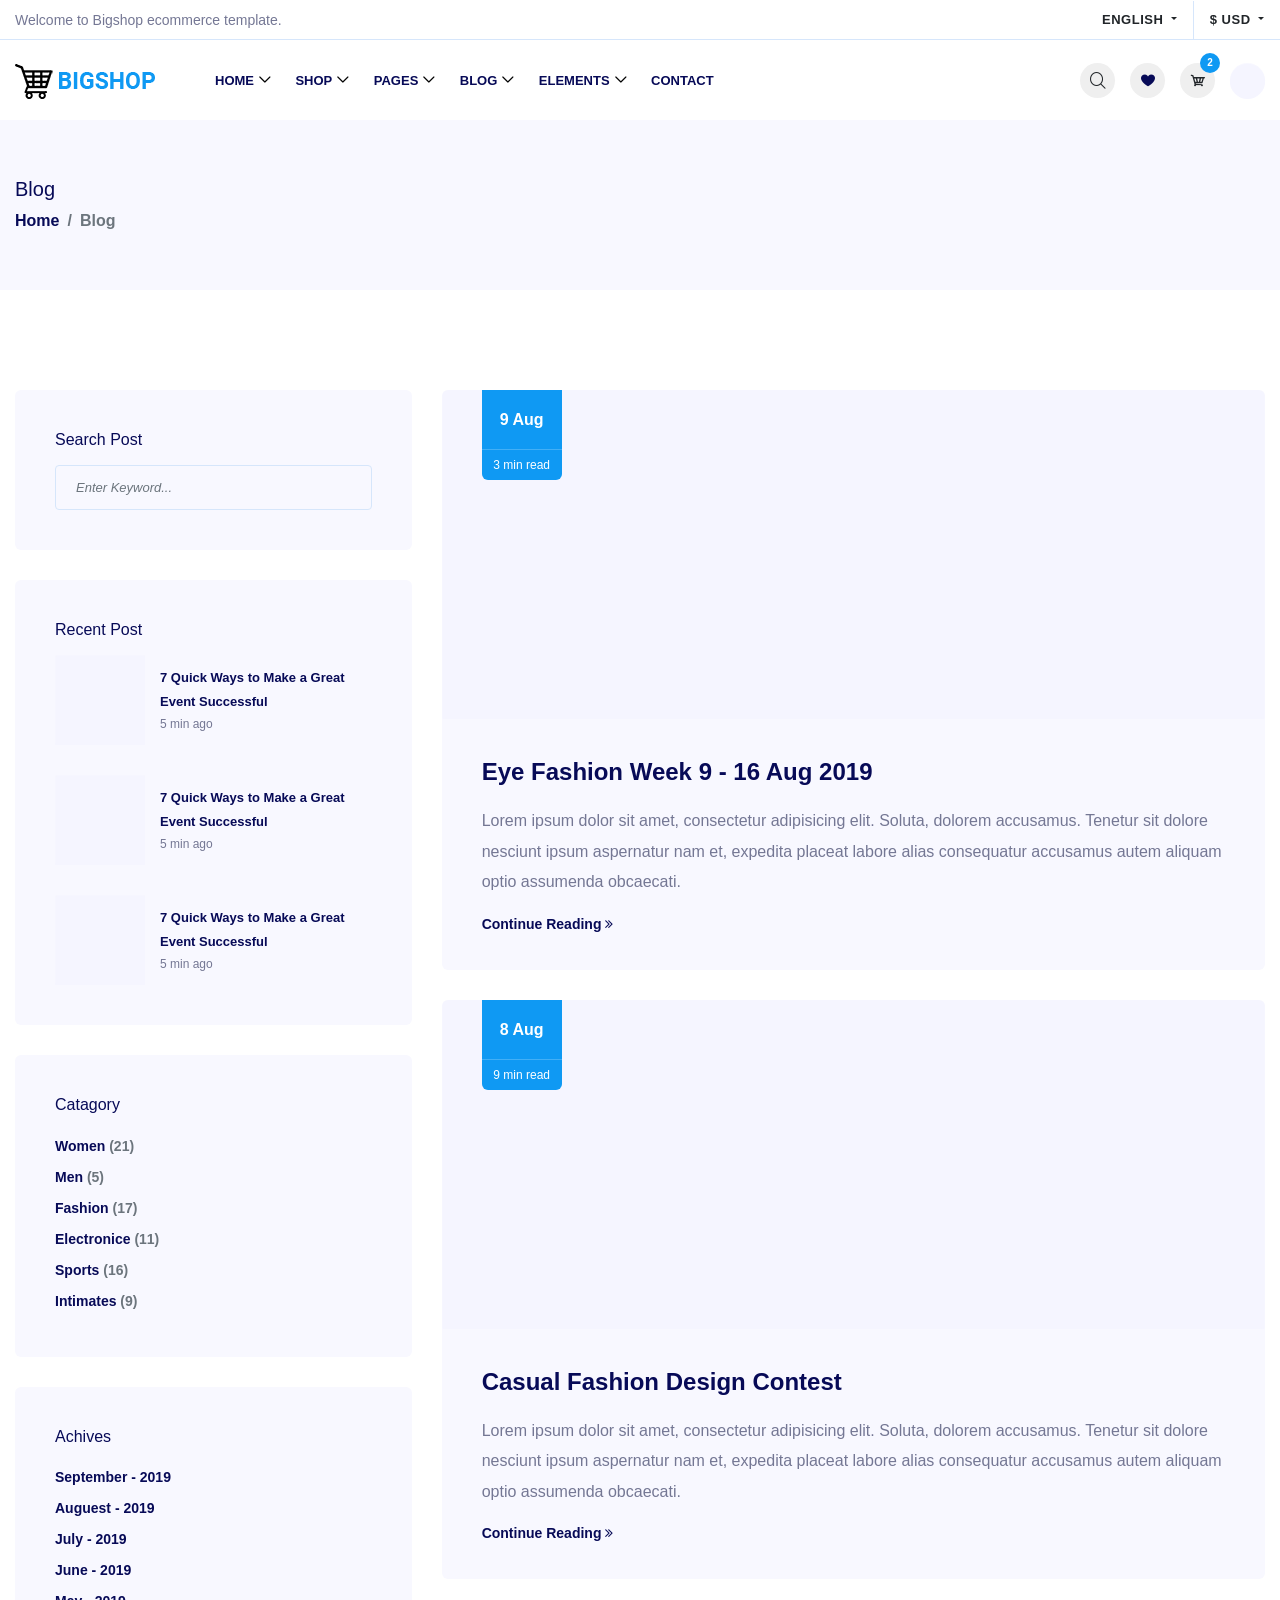
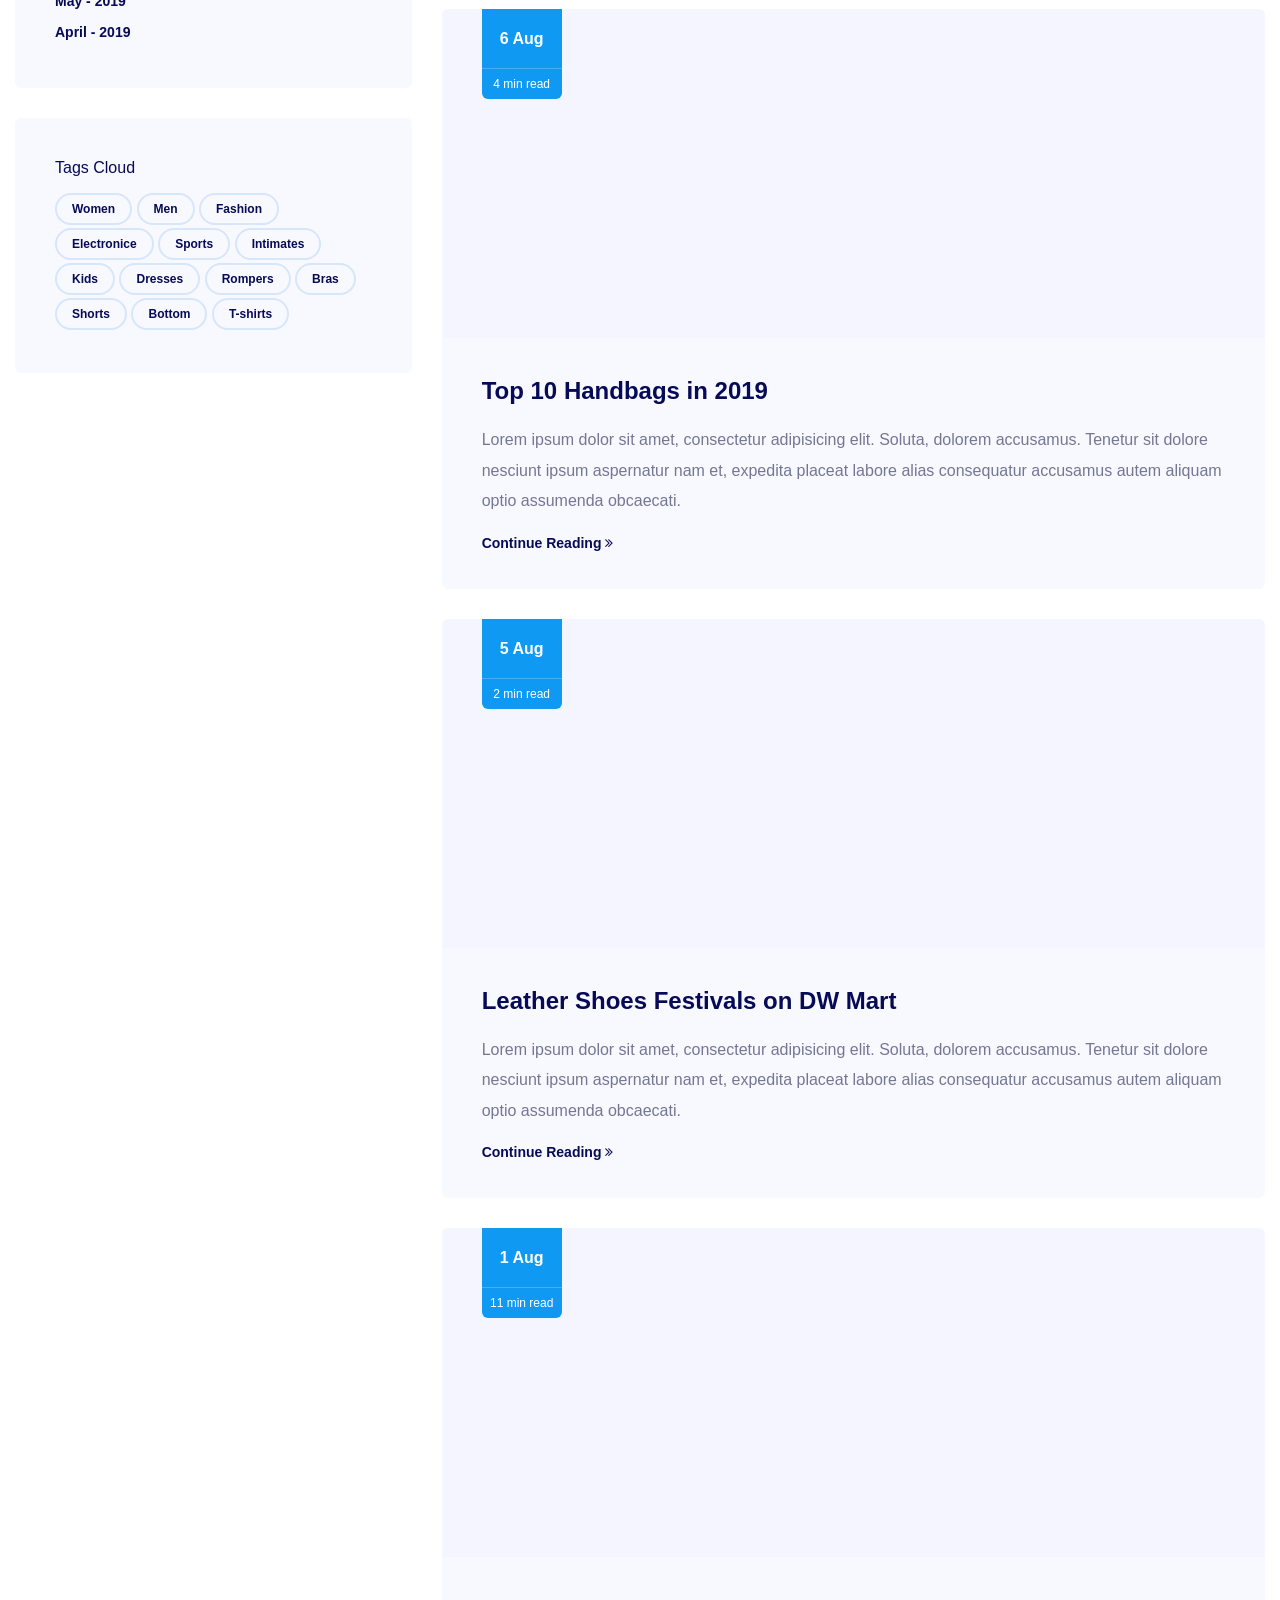
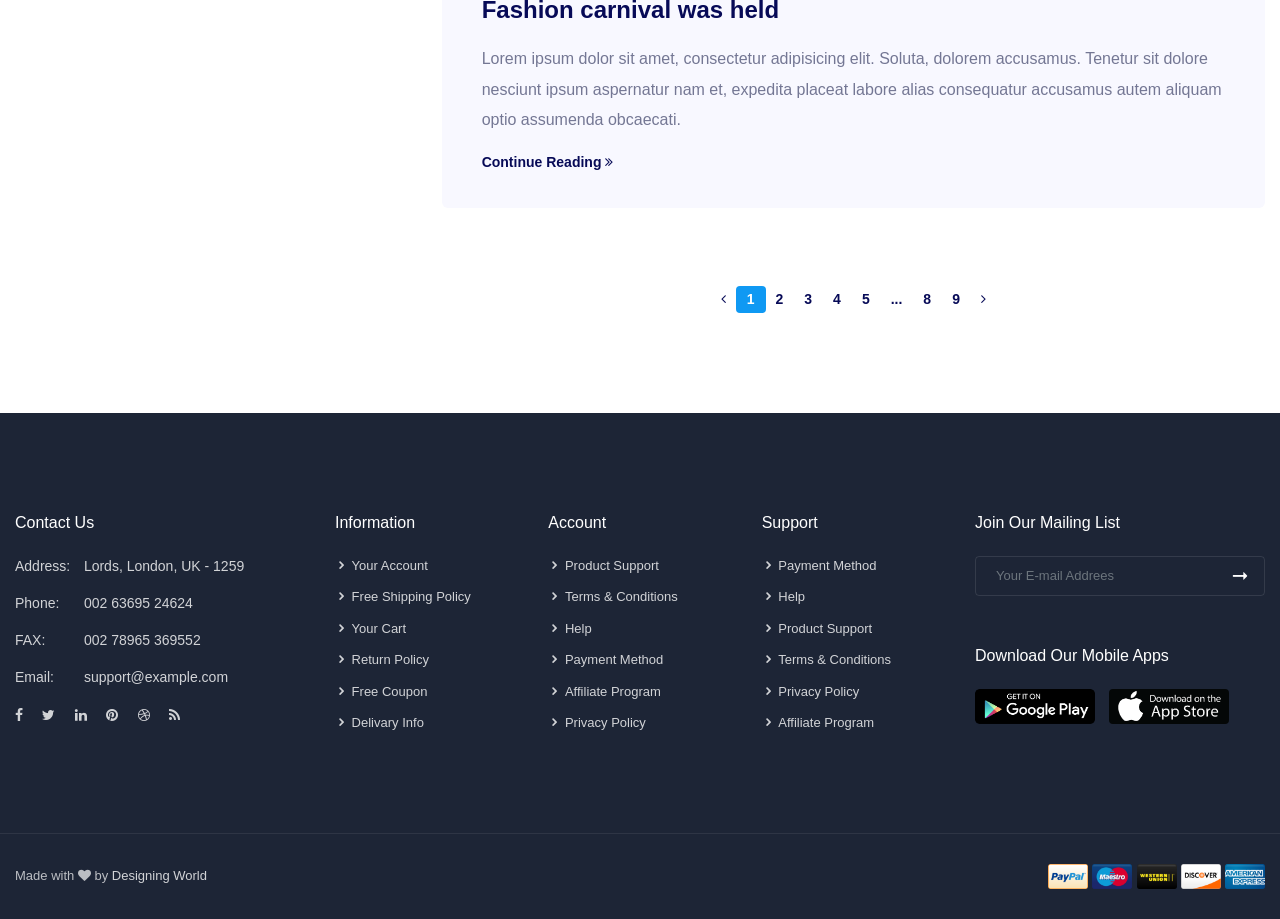
<file: html_sample/blog-with-left-sidebar.html>
<!doctype html>
<html lang="en">

<head>
    <meta charset="UTF-8">
    <meta name="description" content="">
    <meta http-equiv="X-UA-Compatible" content="IE=edge">
    <meta name="viewport" content="width=device-width, initial-scale=1, shrink-to-fit=no">
    <!-- The above 4 meta tags *must* come first in the head; any other head content must come *after* these tags -->

    <!-- Title  -->
    <title>Bigshop | Responsive E-commerce Template</title>

    <!-- Favicon  -->
    <link rel="icon" href="img/core-img/favicon.ico">

    <!-- Style CSS -->
    <link rel="stylesheet" href="style.css">

</head>

<body>
    <!-- Preloader -->
    <div id="preloader">
        <div class="spinner-grow" role="status">
            <span class="sr-only">Loading...</span>
        </div>
    </div>

    <!-- Header Area -->
    <header class="header_area">
        <!-- Top Header Area -->
        <div class="top-header-area">
            <div class="container h-100">
                <div class="row h-100 align-items-center">
                    <div class="col-6">
                        <div class="welcome-note">
                            <span class="popover--text" data-toggle="popover" data-content="Welcome to Bigshop ecommerce template."><i class="icofont-info-square"></i></span>
                            <span class="text">Welcome to Bigshop ecommerce template.</span>
                        </div>
                    </div>
                    <div class="col-6">
                        <div class="language-currency-dropdown d-flex align-items-center justify-content-end">
                            <!-- Language Dropdown -->
                            <div class="language-dropdown">
                                <div class="dropdown">
                                    <a class="btn btn-sm dropdown-toggle" href="#" role="button" id="dropdownMenu1" data-toggle="dropdown" aria-haspopup="true" aria-expanded="false">
                                        English
                                    </a>
                                    <div class="dropdown-menu dropdown-menu-right" aria-labelledby="dropdownMenu1">
                                        <a class="dropdown-item" href="#">Bangla</a>
                                        <a class="dropdown-item" href="#">Arabic</a>
                                    </div>
                                </div>
                            </div>

                            <!-- Currency Dropdown -->
                            <div class="currency-dropdown">
                                <div class="dropdown">
                                    <a class="btn btn-sm dropdown-toggle" href="#" role="button" id="dropdownMenu2" data-toggle="dropdown" aria-haspopup="true" aria-expanded="false">
                                        $ USD
                                    </a>
                                    <div class="dropdown-menu dropdown-menu-right" aria-labelledby="dropdownMenu2">
                                        <a class="dropdown-item" href="#">৳ BDT</a>
                                        <a class="dropdown-item" href="#">€ Euro</a>
                                    </div>
                                </div>
                            </div>
                        </div>
                    </div>
                </div>
            </div>
        </div>

        <!-- Main Menu -->
        <div class="bigshop-main-menu">
            <div class="container">
                <div class="classy-nav-container breakpoint-off">
                    <nav class="classy-navbar" id="bigshopNav">

                        <!-- Nav Brand -->
                        <a href="index.html" class="nav-brand"><img src="img/core-img/logo.png" alt="logo"></a>

                        <!-- Toggler -->
                        <div class="classy-navbar-toggler">
                            <span class="navbarToggler"><span></span><span></span><span></span></span>
                        </div>

                        <!-- Menu -->
                        <div class="classy-menu">
                            <!-- Close -->
                            <div class="classycloseIcon">
                                <div class="cross-wrap"><span class="top"></span><span class="bottom"></span></div>
                            </div>

                            <!-- Nav -->
                            <div class="classynav">
                                <ul>
                                    <li><a href="#">Home</a>
                                        <ul class="dropdown">
                                            <li><a href="index-1.html">Home - 1</a></li>
                                            <li><a href="index-2.html">Home - 2</a></li>
                                            <li><a href="index-3.html">Home - 3</a></li>
                                        </ul>
                                    </li>
                                    <li><a href="#">Shop</a>
                                        <ul class="dropdown">
                                            <li><a href="#">Shop Grid</a>
                                                <ul class="dropdown">
                                                    <li><a href="shop-grid-left-sidebar.html">Shop Grid Left Sidebar</a></li>
                                                    <li><a href="shop-grid-right-sidebar.html">Shop Grid Right Sidebar</a></li>
                                                    <li><a href="shop-grid-top-sidebar.html">Shop Grid Top Sidebar</a></li>
                                                    <li><a href="shop-grid-no-sidebar.html">Shop Grid No Sidebar</a></li>
                                                </ul>
                                            </li>
                                            <li><a href="#">Shop List</a>
                                                <ul class="dropdown">
                                                    <li><a href="shop-list-left-sidebar.html">Shop List Left Sidebar</a></li>
                                                    <li><a href="shop-list-right-sidebar.html">Shop List Right Sidebar</a></li>
                                                    <li><a href="shop-list-top-sidebar.html">Shop List Top Sidebar</a></li>
                                                    <li><a href="shop-list-no-sidebar.html">Shop List No Sidebar</a></li>
                                                </ul>
                                            </li>
                                            <li><a href="product-details.html">Single Product</a></li>
                                            <li><a href="cart.html">Cart</a></li>
                                            <li><a href="#">Checkout</a>
                                                <ul class="dropdown">
                                                    <li><a href="checkout-1.html">Login</a></li>
                                                    <li><a href="checkout-2.html">Billing</a></li>
                                                    <li><a href="checkout-3.html">Shipping Method</a></li>
                                                    <li><a href="checkout-4.html">Payment Method</a></li>
                                                    <li><a href="checkout-5.html">Review</a></li>
                                                    <li><a href="checkout-complate.html">Complate</a></li>
                                                </ul>
                                            </li>
                                            <li><a href="#">Account Page</a>
                                                <ul class="dropdown">
                                                    <li><a href="my-account.html">- Dashboard</a></li>
                                                    <li><a href="order-list.html">- Orders</a></li>
                                                    <li><a href="downloads.html">- Downloads</a></li>
                                                    <li><a href="addresses.html">- Addresses</a></li>
                                                    <li><a href="account-details.html">- Account Details</a></li>
                                                </ul>
                                            </li>
                                            <li><a href="wishlist.html">Wishlist</a></li>
                                            <li><a href="compare.html">Compare</a></li>
                                        </ul>
                                    </li>
                                    <li><a href="#">Pages</a>
                                        <div class="megamenu">
                                            <ul class="single-mega cn-col-4">
                                                <li><a href="about-us.html">- About Us</a></li>
                                                <li><a href="faq.html">- FAQ</a></li>
                                                <li><a href="contact.html">- Contact</a></li>
                                                <li><a href="login.html">- Login &amp; Register</a></li>
                                                <li><a href="404.html">- 404</a></li>
                                                <li><a href="500.html">- 500</a></li>
                                            </ul>
                                            <ul class="single-mega cn-col-4">
                                                <li><a href="my-account.html">- Dashboard</a></li>
                                                <li><a href="order-list.html">- Orders</a></li>
                                                <li><a href="downloads.html">- Downloads</a></li>
                                                <li><a href="addresses.html">- Addresses</a></li>
                                                <li><a href="account-details.html">- Account Details</a></li>
                                                <li><a href="coming-soon.html">- Coming Soon</a></li>
                                            </ul>
                                            <div class="single-mega cn-col-2">
                                                <div class="megamenu-slides owl-carousel">
                                                    <a href="shop-grid-left-sidebar.html">
                                                        <img src="img/bg-img/mega-slide-2.jpg" alt="">
                                                    </a>
                                                    <a href="shop-list-left-sidebar.html">
                                                        <img src="img/bg-img/mega-slide-1.jpg" alt="">
                                                    </a>
                                                </div>
                                            </div>
                                        </div>
                                    </li>
                                    <li><a href="#">Blog</a>
                                        <ul class="dropdown">
                                            <li><a href="blog-with-left-sidebar.html">Blog Left Sidebar</a></li>
                                            <li><a href="blog-with-right-sidebar.html">Blog Right Sidebar</a></li>
                                            <li><a href="blog-with-no-sidebar.html">Blog No Sidebar</a></li>
                                            <li><a href="single-blog.html">Single Blog</a></li>
                                        </ul>
                                    </li>
                                    <li><a href="#">Elements</a>
                                        <div class="megamenu">
                                            <ul class="single-mega cn-col-4">
                                                <li><a href="accordian.html">- Accordions</a></li>
                                                <li><a href="alerts.html">- Alerts</a></li>
                                                <li><a href="badges.html">- Badges</a></li>
                                                <li><a href="blockquotes.html">- Blockquotes</a></li>
                                            </ul>
                                            <ul class="single-mega cn-col-4">
                                                <li><a href="breadcrumb.html">- Breadcrumbs</a></li>
                                                <li><a href="buttons.html">- Buttons</a></li>
                                                <li><a href="forms.html">- Forms</a></li>
                                                <li><a href="gallery.html">- Gallery</a></li>
                                            </ul>
                                            <ul class="single-mega cn-col-4">
                                                <li><a href="heading.html">- Headings</a></li>
                                                <li><a href="icon-fontawesome.html">- Icon FontAwesome</a></li>
                                                <li><a href="icon-icofont.html">- Icon Ico Font</a></li>
                                                <li><a href="labels.html">- Labels</a></li>
                                            </ul>
                                            <ul class="single-mega cn-col-4">
                                                <li><a href="modals.html">- Modals</a></li>
                                                <li><a href="pagination.html">- Pagination</a></li>
                                                <li><a href="progress-bars.html">- Progress Bars</a></li>
                                                <li><a href="tables.html">- Tables</a></li>
                                            </ul>
                                        </div>
                                    </li>
                                    <li><a href="contact.html">Contact</a></li>
                                </ul>
                            </div>
                        </div>

                        <!-- Hero Meta -->
                        <div class="hero_meta_area ml-auto d-flex align-items-center justify-content-end">
                            <!-- Search -->
                            <div class="search-area">
                                <div class="search-btn"><i class="icofont-search"></i></div>
                                <!-- Form -->
                                <div class="search-form">
                                    <input type="search" class="form-control" placeholder="Search">
                                    <input type="submit" class="d-none" value="Send">
                                </div>
                            </div>

                            <!-- Wishlist -->
                            <div class="wishlist-area">
                                <a href="wishlist.html" class="wishlist-btn"><i class="icofont-heart"></i></a>
                            </div>

                            <!-- Cart -->
                            <div class="cart-area">
                                <div class="cart--btn"><i class="icofont-cart"></i> <span class="cart_quantity">2</span></div>

                                <!-- Cart Dropdown Content -->
                                <div class="cart-dropdown-content">
                                    <ul class="cart-list">
                                        <li>
                                            <div class="cart-item-desc">
                                                <a href="#" class="image">
                                                    <img src="img/product-img/top-1.png" class="cart-thumb" alt="">
                                                </a>
                                                <div>
                                                    <a href="#">Kid's Fashion</a>
                                                    <p>1 x - <span class="price">$32.99</span></p>
                                                </div>
                                            </div>
                                            <span class="dropdown-product-remove"><i class="icofont-bin"></i></span>
                                        </li>
                                        <li>
                                            <div class="cart-item-desc">
                                                <a href="#" class="image">
                                                    <img src="img/product-img/best-4.png" class="cart-thumb" alt="">
                                                </a>
                                                <div>
                                                    <a href="#">Headphone</a>
                                                    <p>2x - <span class="price">$49.99</span></p>
                                                </div>
                                            </div>
                                            <span class="dropdown-product-remove"><i class="icofont-bin"></i></span>
                                        </li>
                                    </ul>
                                    <div class="cart-pricing my-4">
                                        <ul>
                                            <li>
                                                <span>Sub Total:</span>
                                                <span>$822.96</span>
                                            </li>
                                            <li>
                                                <span>Shipping:</span>
                                                <span>$30.00</span>
                                            </li>
                                            <li>
                                                <span>Total:</span>
                                                <span>$856.63</span>
                                            </li>
                                        </ul>
                                    </div>
                                    <div class="cart-box">
                                        <a href="checkout-1.html" class="btn btn-primary d-block">Checkout</a>
                                    </div>
                                </div>
                            </div>

                            <!-- Account -->
                            <div class="account-area">
                                <div class="user-thumbnail">
                                    <img src="img/bg-img/user.jpg" alt="">
                                </div>
                                <ul class="user-meta-dropdown">
                                    <li class="user-title"><span>Hello,</span> Lim Sarah</li>
                                    <li><a href="my-account.html">My Account</a></li>
                                    <li><a href="order-list.html">Orders List</a></li>
                                    <li><a href="wishlist.html">Wishlist</a></li>
                                    <li><a href="login.html"><i class="icofont-logout"></i> Logout</a></li>
                                </ul>
                            </div>
                        </div>
                    </nav>
                </div>
            </div>
        </div>
    </header>
    <!-- Header Area End -->

    <!-- Breadcumb Area -->
    <div class="breadcumb_area">
        <div class="container h-100">
            <div class="row h-100 align-items-center">
                <div class="col-12">
                    <h5>Blog</h5>
                    <ol class="breadcrumb">
                        <li class="breadcrumb-item"><a href="index.html">Home</a></li>
                        <li class="breadcrumb-item active">Blog</li>
                    </ol>
                </div>
            </div>
        </div>
    </div>
    <!-- Breadcumb Area -->

    <!-- Blog Area -->
    <section class="blog_area section_padding_100">
        <div class="container">
            <div class="row">
                <div class="col-12 col-md-5 col-lg-4">
                    <div class="blog_sidebar">
                        <!-- Search Post -->
                        <div class="widget-area search_post mb-30">
                            <h6>Search Post</h6>
                            <form action="#" method="get">
                                <input type="search" class="form-control" placeholder="Enter Keyword...">
                                <button type="submit" class="btn d-none">Submit</button>
                            </form>
                        </div>

                        <!-- Latest Post -->
                        <div class="widget-area latest_post mb-30">
                            <h6>Recent Post</h6>

                            <!-- Recent Post -->
                            <div class="single_latest_post">
                                <div class="post-thumbnail">
                                    <img src="img/bg-img/lp-1.jpg" alt="">
                                </div>
                                <div class="post-content">
                                    <a href="#">7 Quick Ways to Make a Great Event Successful</a>
                                    <p>5 min ago</p>
                                </div>
                            </div>

                            <!-- Recent Post -->
                            <div class="single_latest_post">
                                <div class="post-thumbnail">
                                    <img src="img/bg-img/lp-2.jpg" alt="">
                                </div>
                                <div class="post-content">
                                    <a href="#">7 Quick Ways to Make a Great Event Successful</a>
                                    <p>5 min ago</p>
                                </div>
                            </div>

                            <!-- Recent Post -->
                            <div class="single_latest_post">
                                <div class="post-thumbnail">
                                    <img src="img/bg-img/lp-3.jpg" alt="">
                                </div>
                                <div class="post-content">
                                    <a href="#">7 Quick Ways to Make a Great Event Successful</a>
                                    <p>5 min ago</p>
                                </div>
                            </div>
                        </div>

                        <!-- Catagory -->
                        <div class="widget-area catagory_section mb-30">
                            <h6>Catagory</h6>
                            <ul>
                                <li><a href="#">Women <span class="text-muted">(21)</span></a></li>
                                <li><a href="#">Men <span class="text-muted">(5)</span></a></li>
                                <li><a href="#">Fashion <span class="text-muted">(17)</span></a></li>
                                <li><a href="#">Electronice <span class="text-muted">(11)</span></a></li>
                                <li><a href="#">Sports <span class="text-muted">(16)</span></a></li>
                                <li><a href="#">Intimates <span class="text-muted">(9)</span></a></li>
                            </ul>
                        </div>

                        <!-- Achives -->
                        <div class="widget-area achive_section mb-30">
                            <h6>Achives</h6>
                            <ul>
                                <li><a href="#">September - 2019</a></li>
                                <li><a href="#">Auguest - 2019</a></li>
                                <li><a href="#">July - 2019</a></li>
                                <li><a href="#">June - 2019</a></li>
                                <li><a href="#">May - 2019</a></li>
                                <li><a href="#">April - 2019</a></li>
                            </ul>
                        </div>

                        <!-- Tages -->
                        <div class="widget-area tag_section mb-30">
                            <h6>Tags Cloud</h6>
                            <ul>
                                <li><a href="#">Women</a></li>
                                <li><a href="#">Men</a></li>
                                <li><a href="#">Fashion</a></li>
                                <li><a href="#">Electronice</a></li>
                                <li><a href="#">Sports</a></li>
                                <li><a href="#">Intimates</a></li>
                                <li><a href="#">Kids</a></li>
                                <li><a href="#">Dresses</a></li>
                                <li><a href="#">Rompers</a></li>
                                <li><a href="#">Bras</a></li>
                                <li><a href="#">Shorts</a></li>
                                <li><a href="#">Bottom</a></li>
                                <li><a href="#">T-shirts</a></li>
                            </ul>
                        </div>
                    </div>
                </div>
                <div class="col-12 col-md-7 col-lg-8">
                    <!-- Single News Area -->
                    <div class="single_blog_area">
                        <div class="blog_post_thumb">
                            <a href="single-blog.html"><img src="img/bg-img/blog-1.jpg" alt="blog-post-thumb"></a>
                            <!-- Post Date -->
                            <div class="post-date">
                                <a href="#">9 Aug</a>
                                <span>3 min read</span>
                            </div>
                        </div>
                        <div class="blog_post_content">
                            <a href="single-blog.html" class="blog_title">Eye Fashion Week 9 - 16 Aug 2019</a>
                            <p>Lorem ipsum dolor sit amet, consectetur adipisicing elit. Soluta, dolorem accusamus. Tenetur sit dolore nesciunt ipsum aspernatur nam et, expedita placeat labore alias consequatur accusamus autem aliquam optio assumenda obcaecati.</p>
                            <a href="single-blog.html">Continue Reading <i class="fa fa-angle-double-right" aria-hidden="true"></i></a>
                        </div>
                    </div>

                    <!-- Single News Area -->
                    <div class="single_blog_area">
                        <div class="blog_post_thumb">
                            <a href="single-blog.html"><img src="img/bg-img/blog-2.jpg" alt="blog-post-thumb"></a>
                            <!-- Post Date -->
                            <div class="post-date">
                                <a href="#">8 Aug</a>
                                <span>9 min read</span>
                            </div>
                        </div>
                        <div class="blog_post_content">
                            <a href="single-blog.html" class="blog_title">Casual Fashion Design Contest</a>
                            <p>Lorem ipsum dolor sit amet, consectetur adipisicing elit. Soluta, dolorem accusamus. Tenetur sit dolore nesciunt ipsum aspernatur nam et, expedita placeat labore alias consequatur accusamus autem aliquam optio assumenda obcaecati.</p>
                            <a href="single-blog.html">Continue Reading <i class="fa fa-angle-double-right" aria-hidden="true"></i></a>
                        </div>
                    </div>

                    <!-- Single News Area -->
                    <div class="single_blog_area">
                        <div class="blog_post_thumb">
                            <a href="single-blog.html"><img src="img/bg-img/blog-3.jpg" alt="blog-post-thumb"></a>
                            <!-- Post Date -->
                            <div class="post-date">
                                <a href="#">6 Aug</a>
                                <span>4 min read</span>
                            </div>
                        </div>
                        <div class="blog_post_content">
                            <a href="single-blog.html" class="blog_title">Top 10 Handbags in 2019</a>
                            <p>Lorem ipsum dolor sit amet, consectetur adipisicing elit. Soluta, dolorem accusamus. Tenetur sit dolore nesciunt ipsum aspernatur nam et, expedita placeat labore alias consequatur accusamus autem aliquam optio assumenda obcaecati.</p>
                            <a href="single-blog.html">Continue Reading <i class="fa fa-angle-double-right" aria-hidden="true"></i></a>
                        </div>
                    </div>

                    <!-- Single News Area -->
                    <div class="single_blog_area">
                        <div class="blog_post_thumb">
                            <a href="single-blog.html"><img src="img/bg-img/blog-4.jpg" alt="blog-post-thumb"></a>
                            <!-- Post Date -->
                            <div class="post-date">
                                <a href="#">5 Aug</a>
                                <span>2 min read</span>
                            </div>
                        </div>
                        <div class="blog_post_content">
                            <a href="single-blog.html" class="blog_title">Leather Shoes Festivals on DW Mart</a>
                            <p>Lorem ipsum dolor sit amet, consectetur adipisicing elit. Soluta, dolorem accusamus. Tenetur sit dolore nesciunt ipsum aspernatur nam et, expedita placeat labore alias consequatur accusamus autem aliquam optio assumenda obcaecati.</p>
                            <a href="single-blog.html">Continue Reading <i class="fa fa-angle-double-right" aria-hidden="true"></i></a>
                        </div>
                    </div>

                    <!-- Single News Area -->
                    <div class="single_blog_area">
                        <div class="blog_post_thumb">
                            <a href="single-blog.html"><img src="img/bg-img/blog-5.jpg" alt="blog-post-thumb"></a>
                            <!-- Post Date -->
                            <div class="post-date">
                                <a href="#">1 Aug</a>
                                <span>11 min read</span>
                            </div>
                        </div>
                        <div class="blog_post_content">
                            <a href="single-blog.html" class="blog_title">Fashion carnival was held</a>
                            <p>Lorem ipsum dolor sit amet, consectetur adipisicing elit. Soluta, dolorem accusamus. Tenetur sit dolore nesciunt ipsum aspernatur nam et, expedita placeat labore alias consequatur accusamus autem aliquam optio assumenda obcaecati.</p>
                            <a href="single-blog.html">Continue Reading <i class="fa fa-angle-double-right" aria-hidden="true"></i></a>
                        </div>
                    </div>
                </div>
            </div>

            <div class="row">
                <div class="col-12 col-lg-8 ml-lg-auto">
                    <!-- Shop Pagination Area -->
                    <div class="shop_pagination_area mt-5">
                        <nav aria-label="Page navigation">
                            <ul class="pagination pagination-sm justify-content-center">
                                <li class="page-item">
                                    <a class="page-link" href="#"><i class="fa fa-angle-left" aria-hidden="true"></i></a>
                                </li>
                                <li class="page-item active"><a class="page-link" href="#">1</a></li>
                                <li class="page-item"><a class="page-link" href="#">2</a></li>
                                <li class="page-item"><a class="page-link" href="#">3</a></li>
                                <li class="page-item"><a class="page-link" href="#">4</a></li>
                                <li class="page-item"><a class="page-link" href="#">5</a></li>
                                <li class="page-item"><a class="page-link" href="#">...</a></li>
                                <li class="page-item"><a class="page-link" href="#">8</a></li>
                                <li class="page-item"><a class="page-link" href="#">9</a></li>
                                <li class="page-item">
                                    <a class="page-link" href="#"><i class="fa fa-angle-right" aria-hidden="true"></i></a>
                                </li>
                            </ul>
                        </nav>
                    </div>
                </div>
            </div>
        </div>
    </section>
    <!-- Blog Area End -->

    <!-- Footer Area -->
    <footer class="footer_area section_padding_100_0">
        <div class="container">
            <div class="row">
                <!-- Single Footer Area -->
                <div class="col-12 col-sm-6 col-md-5 col-lg-4 col-xl-3">
                    <div class="single_footer_area mb-100">
                        <div class="footer_heading mb-4">
                            <h6>Contact Us</h6>
                        </div>
                        <ul class="footer_content">
                            <li><span>Address:</span> Lords, London, UK - 1259</li>
                            <li><span>Phone:</span> 002 63695 24624</li>
                            <li><span>FAX:</span> 002 78965 369552</li>
                            <li><span>Email:</span> support@example.com</li>
                        </ul>
                        <div class="footer_social_area mt-15">
                            <a href="#"><i class="fa fa-facebook" aria-hidden="true"></i></a>
                            <a href="#"><i class="fa fa-twitter" aria-hidden="true"></i></a>
                            <a href="#"><i class="fa fa-linkedin" aria-hidden="true"></i></a>
                            <a href="#"><i class="fa fa-pinterest" aria-hidden="true"></i></a>
                            <a href="#"><i class="fa fa-dribbble" aria-hidden="true"></i></a>
                            <a href="#"><i class="fa fa-rss" aria-hidden="true"></i></a>
                        </div>
                    </div>
                </div>

                <!-- Single Footer Area -->
                <div class="col-12 col-sm-6 col-md col-lg-4 col-xl-2">
                    <div class="single_footer_area mb-100">
                        <div class="footer_heading mb-4">
                            <h6>Information</h6>
                        </div>
                        <ul class="footer_widget_menu">
                            <li><a href="#"><i class="icofont-rounded-right"></i> Your Account</a></li>
                            <li><a href="#"><i class="icofont-rounded-right"></i> Free Shipping Policy</a></li>
                            <li><a href="#"><i class="icofont-rounded-right"></i> Your Cart</a></li>
                            <li><a href="#"><i class="icofont-rounded-right"></i> Return Policy</a></li>
                            <li><a href="#"><i class="icofont-rounded-right"></i> Free Coupon</a></li>
                            <li><a href="#"><i class="icofont-rounded-right"></i> Delivary Info</a></li>
                        </ul>
                    </div>
                </div>

                <!-- Single Footer Area -->
                <div class="col-12 col-sm-6 col-md col-lg-4 col-xl-2">
                    <div class="single_footer_area mb-100">
                        <div class="footer_heading mb-4">
                            <h6>Account</h6>
                        </div>
                        <ul class="footer_widget_menu">
                            <li><a href="#"><i class="icofont-rounded-right"></i> Product Support</a></li>
                            <li><a href="#"><i class="icofont-rounded-right"></i> Terms &amp; Conditions</a></li>
                            <li><a href="#"><i class="icofont-rounded-right"></i> Help</a></li>
                            <li><a href="#"><i class="icofont-rounded-right"></i> Payment Method</a></li>
                            <li><a href="#"><i class="icofont-rounded-right"></i> Affiliate Program</a></li>
                            <li><a href="#"><i class="icofont-rounded-right"></i> Privacy Policy</a></li>
                        </ul>
                    </div>
                </div>

                <!-- Single Footer Area -->
                <div class="col-12 col-sm-6 col-md-5 col-lg-4 col-xl-2">
                    <div class="single_footer_area mb-100">
                        <div class="footer_heading mb-4">
                            <h6>Support</h6>
                        </div>
                        <ul class="footer_widget_menu">
                            <li><a href="#"><i class="icofont-rounded-right"></i> Payment Method</a></li>
                            <li><a href="#"><i class="icofont-rounded-right"></i> Help</a></li>
                            <li><a href="#"><i class="icofont-rounded-right"></i> Product Support</a></li>
                            <li><a href="#"><i class="icofont-rounded-right"></i> Terms &amp; Conditions</a></li>
                            <li><a href="#"><i class="icofont-rounded-right"></i> Privacy Policy</a></li>
                            <li><a href="#"><i class="icofont-rounded-right"></i> Affiliate Program</a></li>
                        </ul>
                    </div>
                </div>

                <!-- Single Footer Area -->
                <div class="col-12 col-md-7 col-lg-8 col-xl-3">
                    <div class="single_footer_area mb-50">
                        <div class="footer_heading mb-4">
                            <h6>Join our mailing list</h6>
                        </div>
                        <div class="subscribtion_form">
                            <form action="#" method="post">
                                <input type="email" name="mail" class="form-control mail" placeholder="Your E-mail Addrees">
                                <button type="submit" class="submit"><i class="icofont-long-arrow-right"></i></button>
                            </form>
                        </div>
                    </div>
                    <div class="single_footer_area mb-100">
                        <div class="footer_heading mb-4">
                            <h6>Download our Mobile Apps</h6>
                        </div>
                        <div class="apps_download">
                            <a href="#"><img src="img/core-img/play-store.png" alt="Play Store"></a>
                            <a href="#"><img src="img/core-img/app-store.png" alt="Apple Store"></a>
                        </div>
                    </div>
                </div>
            </div>
        </div>

        <!-- Footer Bottom -->
        <div class="footer_bottom_area">
            <div class="container">
                <div class="row align-items-center">
                    <!-- Copywrite -->
                    <div class="col-12 col-md-6">
                        <div class="copywrite_text">
                            <p>Made with <i class="fa fa-heart" aria-hidden="true"></i> by <a href="#">Designing World</a></p>
                        </div>
                    </div>
                    <!-- Payment Method -->
                    <div class="col-12 col-md-6">
                        <div class="payment_method">
                            <img src="img/payment-method/paypal.png" alt="">
                            <img src="img/payment-method/maestro.png" alt="">
                            <img src="img/payment-method/western-union.png" alt="">
                            <img src="img/payment-method/discover.png" alt="">
                            <img src="img/payment-method/american-express.png" alt="">
                        </div>
                    </div>
                </div>
            </div>
        </div>
    </footer>
    <!-- Footer Area -->

    <!-- jQuery (Necessary for All JavaScript Plugins) -->
    <script src="js/jquery.min.js"></script>
    <script src="js/popper.min.js"></script>
    <script src="js/bootstrap.min.js"></script>
    <script src="js/jquery.easing.min.js"></script>
    <script src="js/default/classy-nav.min.js"></script>
    <script src="js/owl.carousel.min.js"></script>
    <script src="js/default/scrollup.js"></script>
    <script src="js/waypoints.min.js"></script>
    <script src="js/jquery.countdown.min.js"></script>
    <script src="js/jquery.counterup.min.js"></script>
    <script src="js/jquery-ui.min.js"></script>
    <script src="js/jarallax.min.js"></script>
    <script src="js/jarallax-video.min.js"></script>
    <script src="js/jquery.magnific-popup.min.js"></script>
    <script src="js/jquery.nice-select.min.js"></script>
    <script src="js/wow.min.js"></script>
    <script src="js/default/active.js"></script>

</body>

</html>
</file>
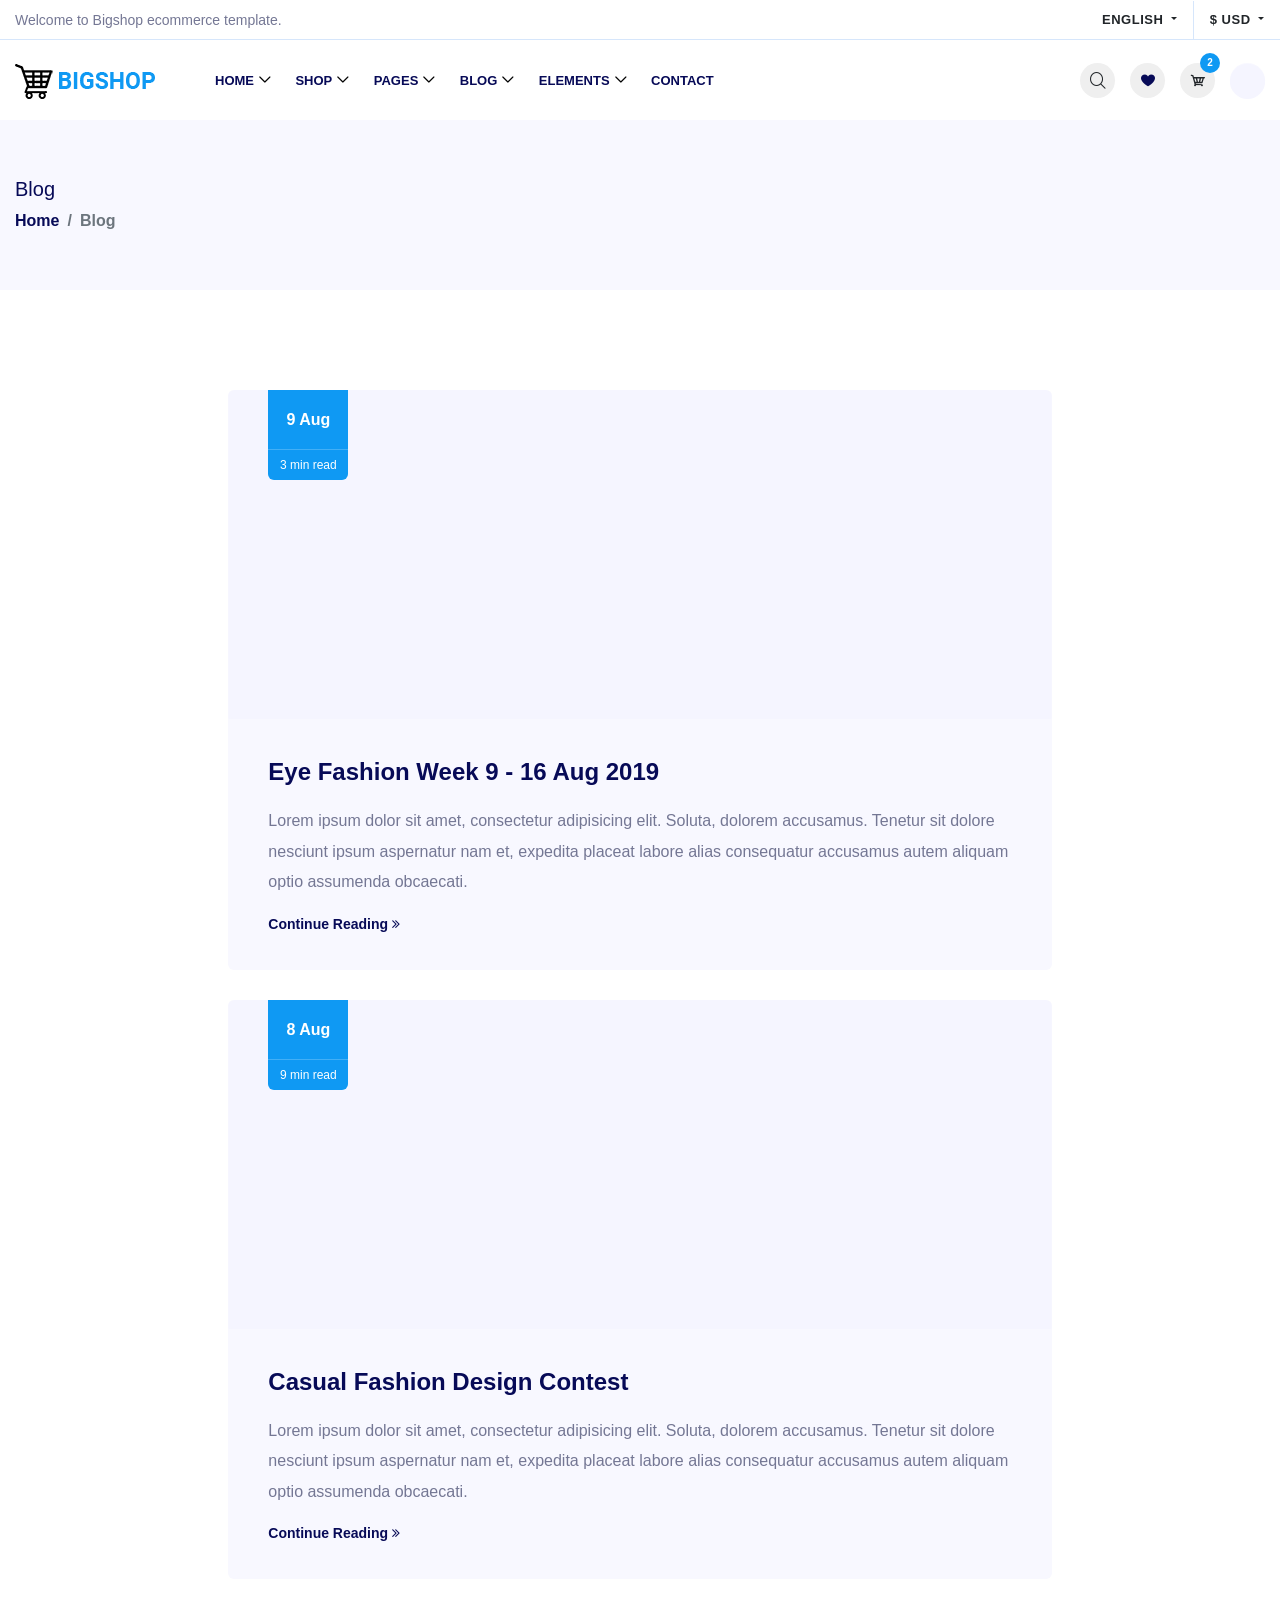
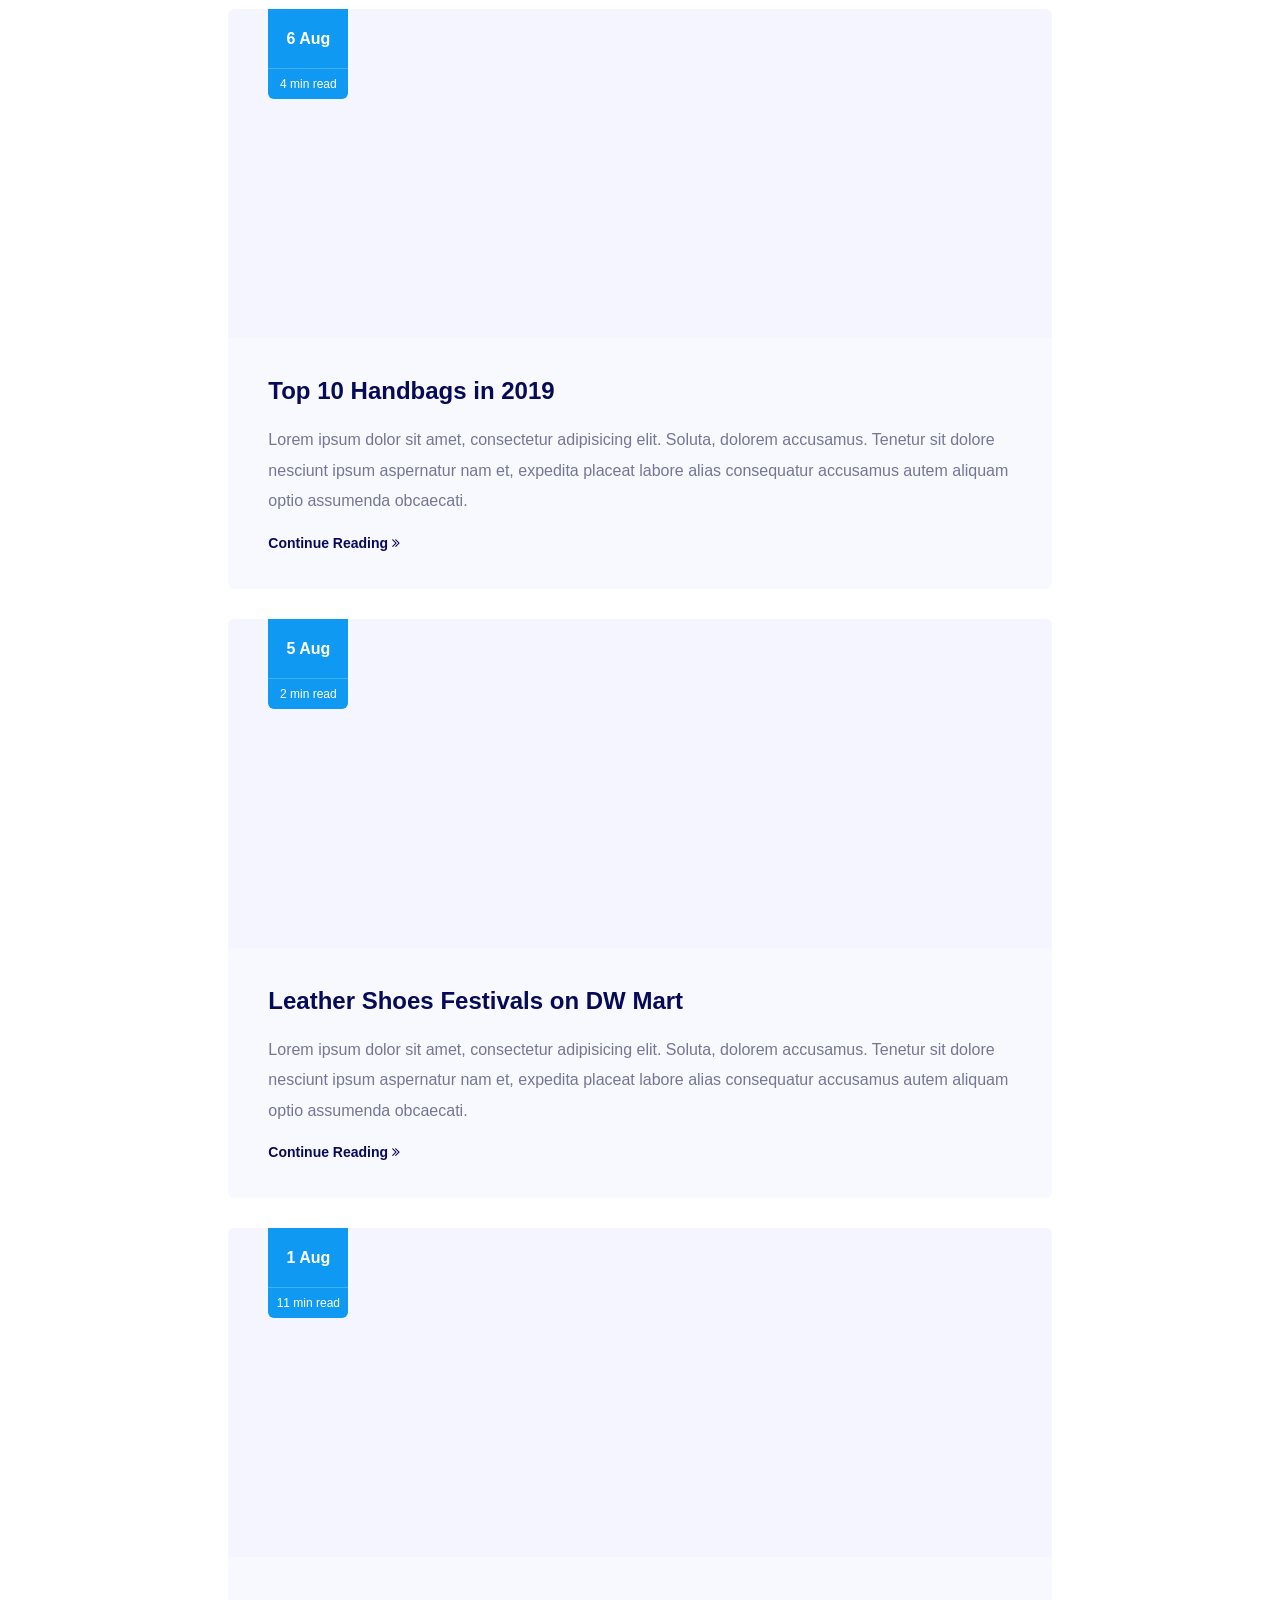
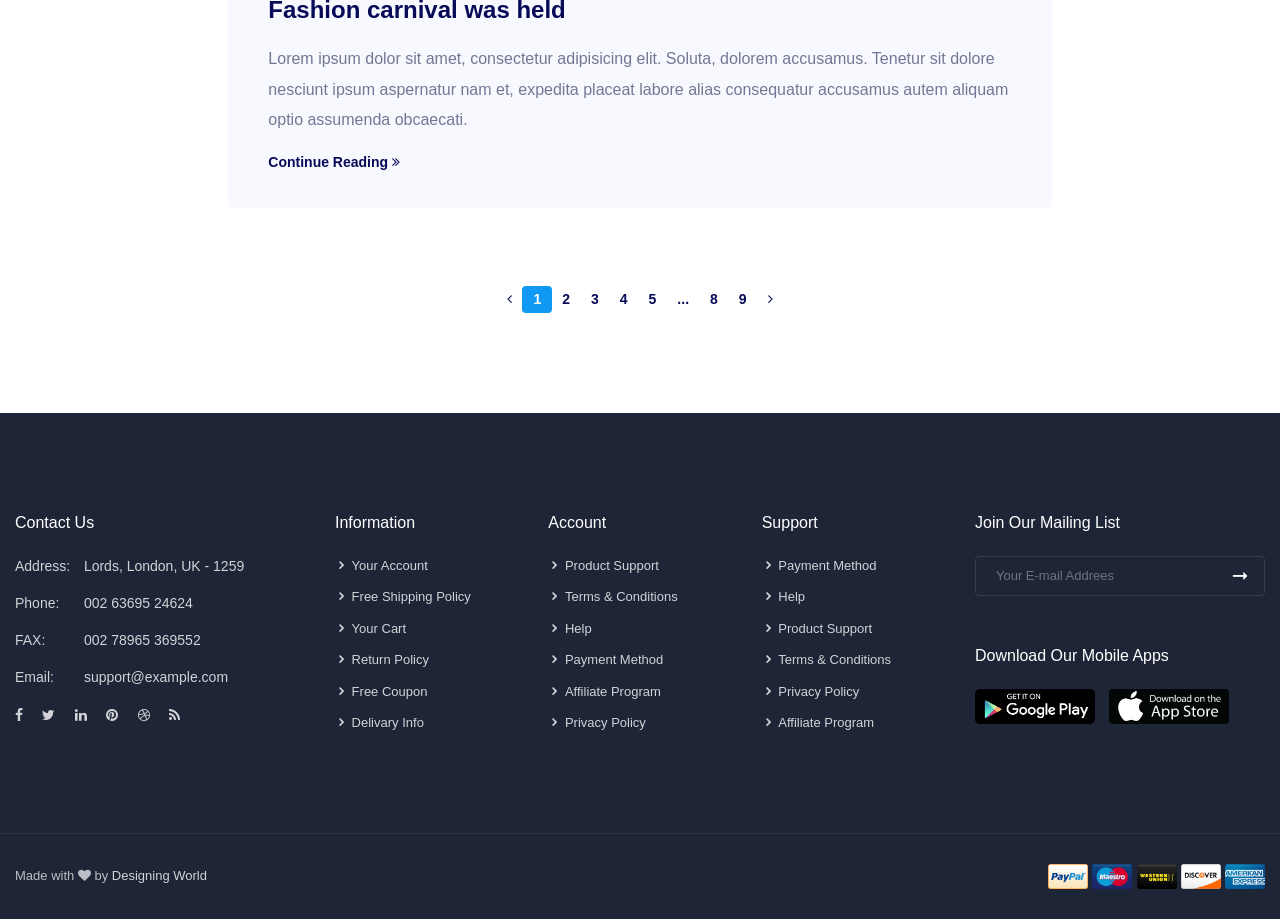
<file: html_sample/blog-with-no-sidebar.html>
<!doctype html>
<html lang="en">

<head>
    <meta charset="UTF-8">
    <meta name="description" content="">
    <meta http-equiv="X-UA-Compatible" content="IE=edge">
    <meta name="viewport" content="width=device-width, initial-scale=1, shrink-to-fit=no">
    <!-- The above 4 meta tags *must* come first in the head; any other head content must come *after* these tags -->

    <!-- Title  -->
    <title>Bigshop | Responsive E-commerce Template</title>

    <!-- Favicon  -->
    <link rel="icon" href="img/core-img/favicon.ico">

    <!-- Style CSS -->
    <link rel="stylesheet" href="style.css">

</head>

<body>
    <!-- Preloader -->
    <div id="preloader">
        <div class="spinner-grow" role="status">
            <span class="sr-only">Loading...</span>
        </div>
    </div>

    <!-- Header Area -->
    <header class="header_area">
        <!-- Top Header Area -->
        <div class="top-header-area">
            <div class="container h-100">
                <div class="row h-100 align-items-center">
                    <div class="col-6">
                        <div class="welcome-note">
                            <span class="popover--text" data-toggle="popover" data-content="Welcome to Bigshop ecommerce template."><i class="icofont-info-square"></i></span>
                            <span class="text">Welcome to Bigshop ecommerce template.</span>
                        </div>
                    </div>
                    <div class="col-6">
                        <div class="language-currency-dropdown d-flex align-items-center justify-content-end">
                            <!-- Language Dropdown -->
                            <div class="language-dropdown">
                                <div class="dropdown">
                                    <a class="btn btn-sm dropdown-toggle" href="#" role="button" id="dropdownMenu1" data-toggle="dropdown" aria-haspopup="true" aria-expanded="false">
                                        English
                                    </a>
                                    <div class="dropdown-menu dropdown-menu-right" aria-labelledby="dropdownMenu1">
                                        <a class="dropdown-item" href="#">Bangla</a>
                                        <a class="dropdown-item" href="#">Arabic</a>
                                    </div>
                                </div>
                            </div>

                            <!-- Currency Dropdown -->
                            <div class="currency-dropdown">
                                <div class="dropdown">
                                    <a class="btn btn-sm dropdown-toggle" href="#" role="button" id="dropdownMenu2" data-toggle="dropdown" aria-haspopup="true" aria-expanded="false">
                                        $ USD
                                    </a>
                                    <div class="dropdown-menu dropdown-menu-right" aria-labelledby="dropdownMenu2">
                                        <a class="dropdown-item" href="#">৳ BDT</a>
                                        <a class="dropdown-item" href="#">€ Euro</a>
                                    </div>
                                </div>
                            </div>
                        </div>
                    </div>
                </div>
            </div>
        </div>

        <!-- Main Menu -->
        <div class="bigshop-main-menu">
            <div class="container">
                <div class="classy-nav-container breakpoint-off">
                    <nav class="classy-navbar" id="bigshopNav">

                        <!-- Nav Brand -->
                        <a href="index.html" class="nav-brand"><img src="img/core-img/logo.png" alt="logo"></a>

                        <!-- Toggler -->
                        <div class="classy-navbar-toggler">
                            <span class="navbarToggler"><span></span><span></span><span></span></span>
                        </div>

                        <!-- Menu -->
                        <div class="classy-menu">
                            <!-- Close -->
                            <div class="classycloseIcon">
                                <div class="cross-wrap"><span class="top"></span><span class="bottom"></span></div>
                            </div>

                            <!-- Nav -->
                            <div class="classynav">
                                <ul>
                                    <li><a href="#">Home</a>
                                        <ul class="dropdown">
                                            <li><a href="index-1.html">Home - 1</a></li>
                                            <li><a href="index-2.html">Home - 2</a></li>
                                            <li><a href="index-3.html">Home - 3</a></li>
                                        </ul>
                                    </li>
                                    <li><a href="#">Shop</a>
                                        <ul class="dropdown">
                                            <li><a href="#">Shop Grid</a>
                                                <ul class="dropdown">
                                                    <li><a href="shop-grid-left-sidebar.html">Shop Grid Left Sidebar</a></li>
                                                    <li><a href="shop-grid-right-sidebar.html">Shop Grid Right Sidebar</a></li>
                                                    <li><a href="shop-grid-top-sidebar.html">Shop Grid Top Sidebar</a></li>
                                                    <li><a href="shop-grid-no-sidebar.html">Shop Grid No Sidebar</a></li>
                                                </ul>
                                            </li>
                                            <li><a href="#">Shop List</a>
                                                <ul class="dropdown">
                                                    <li><a href="shop-list-left-sidebar.html">Shop List Left Sidebar</a></li>
                                                    <li><a href="shop-list-right-sidebar.html">Shop List Right Sidebar</a></li>
                                                    <li><a href="shop-list-top-sidebar.html">Shop List Top Sidebar</a></li>
                                                    <li><a href="shop-list-no-sidebar.html">Shop List No Sidebar</a></li>
                                                </ul>
                                            </li>
                                            <li><a href="product-details.html">Single Product</a></li>
                                            <li><a href="cart.html">Cart</a></li>
                                            <li><a href="#">Checkout</a>
                                                <ul class="dropdown">
                                                    <li><a href="checkout-1.html">Login</a></li>
                                                    <li><a href="checkout-2.html">Billing</a></li>
                                                    <li><a href="checkout-3.html">Shipping Method</a></li>
                                                    <li><a href="checkout-4.html">Payment Method</a></li>
                                                    <li><a href="checkout-5.html">Review</a></li>
                                                    <li><a href="checkout-complate.html">Complate</a></li>
                                                </ul>
                                            </li>
                                            <li><a href="#">Account Page</a>
                                                <ul class="dropdown">
                                                    <li><a href="my-account.html">- Dashboard</a></li>
                                                    <li><a href="order-list.html">- Orders</a></li>
                                                    <li><a href="downloads.html">- Downloads</a></li>
                                                    <li><a href="addresses.html">- Addresses</a></li>
                                                    <li><a href="account-details.html">- Account Details</a></li>
                                                </ul>
                                            </li>
                                            <li><a href="wishlist.html">Wishlist</a></li>
                                            <li><a href="compare.html">Compare</a></li>
                                        </ul>
                                    </li>
                                    <li><a href="#">Pages</a>
                                        <div class="megamenu">
                                            <ul class="single-mega cn-col-4">
                                                <li><a href="about-us.html">- About Us</a></li>
                                                <li><a href="faq.html">- FAQ</a></li>
                                                <li><a href="contact.html">- Contact</a></li>
                                                <li><a href="login.html">- Login &amp; Register</a></li>
                                                <li><a href="404.html">- 404</a></li>
                                                <li><a href="500.html">- 500</a></li>
                                            </ul>
                                            <ul class="single-mega cn-col-4">
                                                <li><a href="my-account.html">- Dashboard</a></li>
                                                <li><a href="order-list.html">- Orders</a></li>
                                                <li><a href="downloads.html">- Downloads</a></li>
                                                <li><a href="addresses.html">- Addresses</a></li>
                                                <li><a href="account-details.html">- Account Details</a></li>
                                                <li><a href="coming-soon.html">- Coming Soon</a></li>
                                            </ul>
                                            <div class="single-mega cn-col-2">
                                                <div class="megamenu-slides owl-carousel">
                                                    <a href="shop-grid-left-sidebar.html">
                                                        <img src="img/bg-img/mega-slide-2.jpg" alt="">
                                                    </a>
                                                    <a href="shop-list-left-sidebar.html">
                                                        <img src="img/bg-img/mega-slide-1.jpg" alt="">
                                                    </a>
                                                </div>
                                            </div>
                                        </div>
                                    </li>
                                    <li><a href="#">Blog</a>
                                        <ul class="dropdown">
                                            <li><a href="blog-with-left-sidebar.html">Blog Left Sidebar</a></li>
                                            <li><a href="blog-with-right-sidebar.html">Blog Right Sidebar</a></li>
                                            <li><a href="blog-with-no-sidebar.html">Blog No Sidebar</a></li>
                                            <li><a href="single-blog.html">Single Blog</a></li>
                                        </ul>
                                    </li>
                                    <li><a href="#">Elements</a>
                                        <div class="megamenu">
                                            <ul class="single-mega cn-col-4">
                                                <li><a href="accordian.html">- Accordions</a></li>
                                                <li><a href="alerts.html">- Alerts</a></li>
                                                <li><a href="badges.html">- Badges</a></li>
                                                <li><a href="blockquotes.html">- Blockquotes</a></li>
                                            </ul>
                                            <ul class="single-mega cn-col-4">
                                                <li><a href="breadcrumb.html">- Breadcrumbs</a></li>
                                                <li><a href="buttons.html">- Buttons</a></li>
                                                <li><a href="forms.html">- Forms</a></li>
                                                <li><a href="gallery.html">- Gallery</a></li>
                                            </ul>
                                            <ul class="single-mega cn-col-4">
                                                <li><a href="heading.html">- Headings</a></li>
                                                <li><a href="icon-fontawesome.html">- Icon FontAwesome</a></li>
                                                <li><a href="icon-icofont.html">- Icon Ico Font</a></li>
                                                <li><a href="labels.html">- Labels</a></li>
                                            </ul>
                                            <ul class="single-mega cn-col-4">
                                                <li><a href="modals.html">- Modals</a></li>
                                                <li><a href="pagination.html">- Pagination</a></li>
                                                <li><a href="progress-bars.html">- Progress Bars</a></li>
                                                <li><a href="tables.html">- Tables</a></li>
                                            </ul>
                                        </div>
                                    </li>
                                    <li><a href="contact.html">Contact</a></li>
                                </ul>
                            </div>
                        </div>

                        <!-- Hero Meta -->
                        <div class="hero_meta_area ml-auto d-flex align-items-center justify-content-end">
                            <!-- Search -->
                            <div class="search-area">
                                <div class="search-btn"><i class="icofont-search"></i></div>
                                <!-- Form -->
                                <div class="search-form">
                                    <input type="search" class="form-control" placeholder="Search">
                                    <input type="submit" class="d-none" value="Send">
                                </div>
                            </div>

                            <!-- Wishlist -->
                            <div class="wishlist-area">
                                <a href="wishlist.html" class="wishlist-btn"><i class="icofont-heart"></i></a>
                            </div>

                            <!-- Cart -->
                            <div class="cart-area">
                                <div class="cart--btn"><i class="icofont-cart"></i> <span class="cart_quantity">2</span></div>

                                <!-- Cart Dropdown Content -->
                                <div class="cart-dropdown-content">
                                    <ul class="cart-list">
                                        <li>
                                            <div class="cart-item-desc">
                                                <a href="#" class="image">
                                                    <img src="img/product-img/top-1.png" class="cart-thumb" alt="">
                                                </a>
                                                <div>
                                                    <a href="#">Kid's Fashion</a>
                                                    <p>1 x - <span class="price">$32.99</span></p>
                                                </div>
                                            </div>
                                            <span class="dropdown-product-remove"><i class="icofont-bin"></i></span>
                                        </li>
                                        <li>
                                            <div class="cart-item-desc">
                                                <a href="#" class="image">
                                                    <img src="img/product-img/best-4.png" class="cart-thumb" alt="">
                                                </a>
                                                <div>
                                                    <a href="#">Headphone</a>
                                                    <p>2x - <span class="price">$49.99</span></p>
                                                </div>
                                            </div>
                                            <span class="dropdown-product-remove"><i class="icofont-bin"></i></span>
                                        </li>
                                    </ul>
                                    <div class="cart-pricing my-4">
                                        <ul>
                                            <li>
                                                <span>Sub Total:</span>
                                                <span>$822.96</span>
                                            </li>
                                            <li>
                                                <span>Shipping:</span>
                                                <span>$30.00</span>
                                            </li>
                                            <li>
                                                <span>Total:</span>
                                                <span>$856.63</span>
                                            </li>
                                        </ul>
                                    </div>
                                    <div class="cart-box">
                                        <a href="checkout-1.html" class="btn btn-primary d-block">Checkout</a>
                                    </div>
                                </div>
                            </div>

                            <!-- Account -->
                            <div class="account-area">
                                <div class="user-thumbnail">
                                    <img src="img/bg-img/user.jpg" alt="">
                                </div>
                                <ul class="user-meta-dropdown">
                                    <li class="user-title"><span>Hello,</span> Lim Sarah</li>
                                    <li><a href="my-account.html">My Account</a></li>
                                    <li><a href="order-list.html">Orders List</a></li>
                                    <li><a href="wishlist.html">Wishlist</a></li>
                                    <li><a href="login.html"><i class="icofont-logout"></i> Logout</a></li>
                                </ul>
                            </div>
                        </div>
                    </nav>
                </div>
            </div>
        </div>
    </header>
    <!-- Header Area End -->

    <!-- Breadcumb Area -->
    <div class="breadcumb_area">
        <div class="container h-100">
            <div class="row h-100 align-items-center">
                <div class="col-12">
                    <h5>Blog</h5>
                    <ol class="breadcrumb">
                        <li class="breadcrumb-item"><a href="index.html">Home</a></li>
                        <li class="breadcrumb-item active">Blog</li>
                    </ol>
                </div>
            </div>
        </div>
    </div>
    <!-- Breadcumb Area -->

    <!-- Blog Area -->
    <section class="blog_area section_padding_100">
        <div class="container">
            <div class="row justify-content-center">
                <div class="col-12 col-lg-8">
                    <!-- Single News Area -->
                    <div class="single_blog_area">
                        <div class="blog_post_thumb">
                            <a href="single-blog.html"><img src="img/bg-img/blog-1.jpg" alt="blog-post-thumb"></a>
                            <!-- Post Date -->
                            <div class="post-date">
                                <a href="#">9 Aug</a>
                                <span>3 min read</span>
                            </div>
                        </div>
                        <div class="blog_post_content">
                            <a href="single-blog.html" class="blog_title">Eye Fashion Week 9 - 16 Aug 2019</a>
                            <p>Lorem ipsum dolor sit amet, consectetur adipisicing elit. Soluta, dolorem accusamus. Tenetur sit dolore nesciunt ipsum aspernatur nam et, expedita placeat labore alias consequatur accusamus autem aliquam optio assumenda obcaecati.</p>
                            <a href="single-blog.html">Continue Reading <i class="fa fa-angle-double-right" aria-hidden="true"></i></a>
                        </div>
                    </div>

                    <!-- Single News Area -->
                    <div class="single_blog_area">
                        <div class="blog_post_thumb">
                            <a href="single-blog.html"><img src="img/bg-img/blog-2.jpg" alt="blog-post-thumb"></a>
                            <!-- Post Date -->
                            <div class="post-date">
                                <a href="#">8 Aug</a>
                                <span>9 min read</span>
                            </div>
                        </div>
                        <div class="blog_post_content">
                            <a href="single-blog.html" class="blog_title">Casual Fashion Design Contest</a>
                            <p>Lorem ipsum dolor sit amet, consectetur adipisicing elit. Soluta, dolorem accusamus. Tenetur sit dolore nesciunt ipsum aspernatur nam et, expedita placeat labore alias consequatur accusamus autem aliquam optio assumenda obcaecati.</p>
                            <a href="single-blog.html">Continue Reading <i class="fa fa-angle-double-right" aria-hidden="true"></i></a>
                        </div>
                    </div>

                    <!-- Single News Area -->
                    <div class="single_blog_area">
                        <div class="blog_post_thumb">
                            <a href="single-blog.html"><img src="img/bg-img/blog-3.jpg" alt="blog-post-thumb"></a>
                            <!-- Post Date -->
                            <div class="post-date">
                                <a href="#">6 Aug</a>
                                <span>4 min read</span>
                            </div>
                        </div>
                        <div class="blog_post_content">
                            <a href="single-blog.html" class="blog_title">Top 10 Handbags in 2019</a>
                            <p>Lorem ipsum dolor sit amet, consectetur adipisicing elit. Soluta, dolorem accusamus. Tenetur sit dolore nesciunt ipsum aspernatur nam et, expedita placeat labore alias consequatur accusamus autem aliquam optio assumenda obcaecati.</p>
                            <a href="single-blog.html">Continue Reading <i class="fa fa-angle-double-right" aria-hidden="true"></i></a>
                        </div>
                    </div>

                    <!-- Single News Area -->
                    <div class="single_blog_area">
                        <div class="blog_post_thumb">
                            <a href="single-blog.html"><img src="img/bg-img/blog-4.jpg" alt="blog-post-thumb"></a>
                            <!-- Post Date -->
                            <div class="post-date">
                                <a href="#">5 Aug</a>
                                <span>2 min read</span>
                            </div>
                        </div>
                        <div class="blog_post_content">
                            <a href="single-blog.html" class="blog_title">Leather Shoes Festivals on DW Mart</a>
                            <p>Lorem ipsum dolor sit amet, consectetur adipisicing elit. Soluta, dolorem accusamus. Tenetur sit dolore nesciunt ipsum aspernatur nam et, expedita placeat labore alias consequatur accusamus autem aliquam optio assumenda obcaecati.</p>
                            <a href="single-blog.html">Continue Reading <i class="fa fa-angle-double-right" aria-hidden="true"></i></a>
                        </div>
                    </div>

                    <!-- Single News Area -->
                    <div class="single_blog_area">
                        <div class="blog_post_thumb">
                            <a href="single-blog.html"><img src="img/bg-img/blog-5.jpg" alt="blog-post-thumb"></a>
                            <!-- Post Date -->
                            <div class="post-date">
                                <a href="#">1 Aug</a>
                                <span>11 min read</span>
                            </div>
                        </div>
                        <div class="blog_post_content">
                            <a href="single-blog.html" class="blog_title">Fashion carnival was held</a>
                            <p>Lorem ipsum dolor sit amet, consectetur adipisicing elit. Soluta, dolorem accusamus. Tenetur sit dolore nesciunt ipsum aspernatur nam et, expedita placeat labore alias consequatur accusamus autem aliquam optio assumenda obcaecati.</p>
                            <a href="single-blog.html">Continue Reading <i class="fa fa-angle-double-right" aria-hidden="true"></i></a>
                        </div>
                    </div>
                </div>
            </div>

            <div class="row justify-content-center">
                <div class="col-12 col-lg-9">
                    <!-- Shop Pagination Area -->
                    <div class="shop_pagination_area mt-5">
                        <nav aria-label="Page navigation">
                            <ul class="pagination pagination-sm justify-content-center">
                                <li class="page-item">
                                    <a class="page-link" href="#"><i class="fa fa-angle-left" aria-hidden="true"></i></a>
                                </li>
                                <li class="page-item active"><a class="page-link" href="#">1</a></li>
                                <li class="page-item"><a class="page-link" href="#">2</a></li>
                                <li class="page-item"><a class="page-link" href="#">3</a></li>
                                <li class="page-item"><a class="page-link" href="#">4</a></li>
                                <li class="page-item"><a class="page-link" href="#">5</a></li>
                                <li class="page-item"><a class="page-link" href="#">...</a></li>
                                <li class="page-item"><a class="page-link" href="#">8</a></li>
                                <li class="page-item"><a class="page-link" href="#">9</a></li>
                                <li class="page-item">
                                    <a class="page-link" href="#"><i class="fa fa-angle-right" aria-hidden="true"></i></a>
                                </li>
                            </ul>
                        </nav>
                    </div>
                </div>
            </div>
        </div>
    </section>
    <!-- Blog Area End -->

    <!-- Footer Area -->
    <footer class="footer_area section_padding_100_0">
        <div class="container">
            <div class="row">
                <!-- Single Footer Area -->
                <div class="col-12 col-sm-6 col-md-5 col-lg-4 col-xl-3">
                    <div class="single_footer_area mb-100">
                        <div class="footer_heading mb-4">
                            <h6>Contact Us</h6>
                        </div>
                        <ul class="footer_content">
                            <li><span>Address:</span> Lords, London, UK - 1259</li>
                            <li><span>Phone:</span> 002 63695 24624</li>
                            <li><span>FAX:</span> 002 78965 369552</li>
                            <li><span>Email:</span> support@example.com</li>
                        </ul>
                        <div class="footer_social_area mt-15">
                            <a href="#"><i class="fa fa-facebook" aria-hidden="true"></i></a>
                            <a href="#"><i class="fa fa-twitter" aria-hidden="true"></i></a>
                            <a href="#"><i class="fa fa-linkedin" aria-hidden="true"></i></a>
                            <a href="#"><i class="fa fa-pinterest" aria-hidden="true"></i></a>
                            <a href="#"><i class="fa fa-dribbble" aria-hidden="true"></i></a>
                            <a href="#"><i class="fa fa-rss" aria-hidden="true"></i></a>
                        </div>
                    </div>
                </div>

                <!-- Single Footer Area -->
                <div class="col-12 col-sm-6 col-md col-lg-4 col-xl-2">
                    <div class="single_footer_area mb-100">
                        <div class="footer_heading mb-4">
                            <h6>Information</h6>
                        </div>
                        <ul class="footer_widget_menu">
                            <li><a href="#"><i class="icofont-rounded-right"></i> Your Account</a></li>
                            <li><a href="#"><i class="icofont-rounded-right"></i> Free Shipping Policy</a></li>
                            <li><a href="#"><i class="icofont-rounded-right"></i> Your Cart</a></li>
                            <li><a href="#"><i class="icofont-rounded-right"></i> Return Policy</a></li>
                            <li><a href="#"><i class="icofont-rounded-right"></i> Free Coupon</a></li>
                            <li><a href="#"><i class="icofont-rounded-right"></i> Delivary Info</a></li>
                        </ul>
                    </div>
                </div>

                <!-- Single Footer Area -->
                <div class="col-12 col-sm-6 col-md col-lg-4 col-xl-2">
                    <div class="single_footer_area mb-100">
                        <div class="footer_heading mb-4">
                            <h6>Account</h6>
                        </div>
                        <ul class="footer_widget_menu">
                            <li><a href="#"><i class="icofont-rounded-right"></i> Product Support</a></li>
                            <li><a href="#"><i class="icofont-rounded-right"></i> Terms &amp; Conditions</a></li>
                            <li><a href="#"><i class="icofont-rounded-right"></i> Help</a></li>
                            <li><a href="#"><i class="icofont-rounded-right"></i> Payment Method</a></li>
                            <li><a href="#"><i class="icofont-rounded-right"></i> Affiliate Program</a></li>
                            <li><a href="#"><i class="icofont-rounded-right"></i> Privacy Policy</a></li>
                        </ul>
                    </div>
                </div>

                <!-- Single Footer Area -->
                <div class="col-12 col-sm-6 col-md-5 col-lg-4 col-xl-2">
                    <div class="single_footer_area mb-100">
                        <div class="footer_heading mb-4">
                            <h6>Support</h6>
                        </div>
                        <ul class="footer_widget_menu">
                            <li><a href="#"><i class="icofont-rounded-right"></i> Payment Method</a></li>
                            <li><a href="#"><i class="icofont-rounded-right"></i> Help</a></li>
                            <li><a href="#"><i class="icofont-rounded-right"></i> Product Support</a></li>
                            <li><a href="#"><i class="icofont-rounded-right"></i> Terms &amp; Conditions</a></li>
                            <li><a href="#"><i class="icofont-rounded-right"></i> Privacy Policy</a></li>
                            <li><a href="#"><i class="icofont-rounded-right"></i> Affiliate Program</a></li>
                        </ul>
                    </div>
                </div>

                <!-- Single Footer Area -->
                <div class="col-12 col-md-7 col-lg-8 col-xl-3">
                    <div class="single_footer_area mb-50">
                        <div class="footer_heading mb-4">
                            <h6>Join our mailing list</h6>
                        </div>
                        <div class="subscribtion_form">
                            <form action="#" method="post">
                                <input type="email" name="mail" class="form-control mail" placeholder="Your E-mail Addrees">
                                <button type="submit" class="submit"><i class="icofont-long-arrow-right"></i></button>
                            </form>
                        </div>
                    </div>
                    <div class="single_footer_area mb-100">
                        <div class="footer_heading mb-4">
                            <h6>Download our Mobile Apps</h6>
                        </div>
                        <div class="apps_download">
                            <a href="#"><img src="img/core-img/play-store.png" alt="Play Store"></a>
                            <a href="#"><img src="img/core-img/app-store.png" alt="Apple Store"></a>
                        </div>
                    </div>
                </div>
            </div>
        </div>

        <!-- Footer Bottom -->
        <div class="footer_bottom_area">
            <div class="container">
                <div class="row align-items-center">
                    <!-- Copywrite -->
                    <div class="col-12 col-md-6">
                        <div class="copywrite_text">
                            <p>Made with <i class="fa fa-heart" aria-hidden="true"></i> by <a href="#">Designing World</a></p>
                        </div>
                    </div>
                    <!-- Payment Method -->
                    <div class="col-12 col-md-6">
                        <div class="payment_method">
                            <img src="img/payment-method/paypal.png" alt="">
                            <img src="img/payment-method/maestro.png" alt="">
                            <img src="img/payment-method/western-union.png" alt="">
                            <img src="img/payment-method/discover.png" alt="">
                            <img src="img/payment-method/american-express.png" alt="">
                        </div>
                    </div>
                </div>
            </div>
        </div>
    </footer>
    <!-- Footer Area -->

    <!-- jQuery (Necessary for All JavaScript Plugins) -->
    <script src="js/jquery.min.js"></script>
    <script src="js/popper.min.js"></script>
    <script src="js/bootstrap.min.js"></script>
    <script src="js/jquery.easing.min.js"></script>
    <script src="js/default/classy-nav.min.js"></script>
    <script src="js/owl.carousel.min.js"></script>
    <script src="js/default/scrollup.js"></script>
    <script src="js/waypoints.min.js"></script>
    <script src="js/jquery.countdown.min.js"></script>
    <script src="js/jquery.counterup.min.js"></script>
    <script src="js/jquery-ui.min.js"></script>
    <script src="js/jarallax.min.js"></script>
    <script src="js/jarallax-video.min.js"></script>
    <script src="js/jquery.magnific-popup.min.js"></script>
    <script src="js/jquery.nice-select.min.js"></script>
    <script src="js/wow.min.js"></script>
    <script src="js/default/active.js"></script>

</body>

</html>
</file>
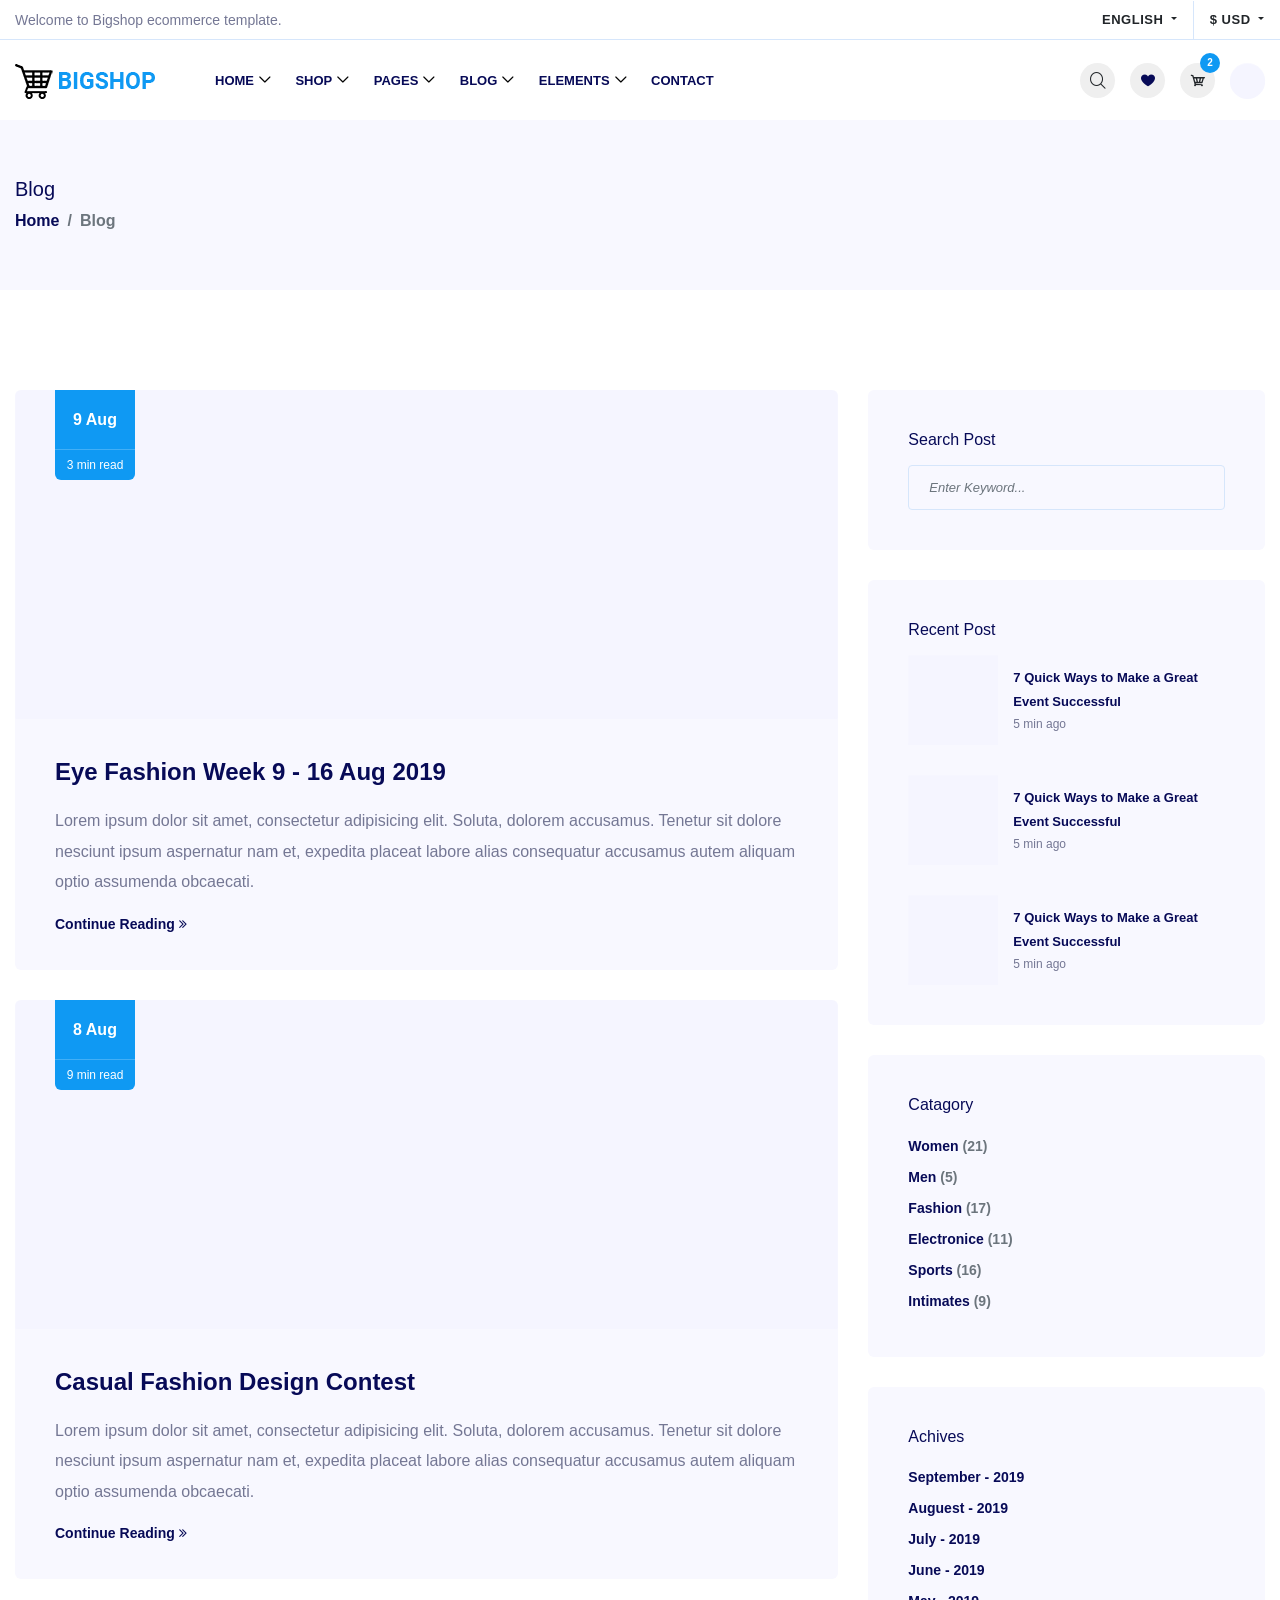
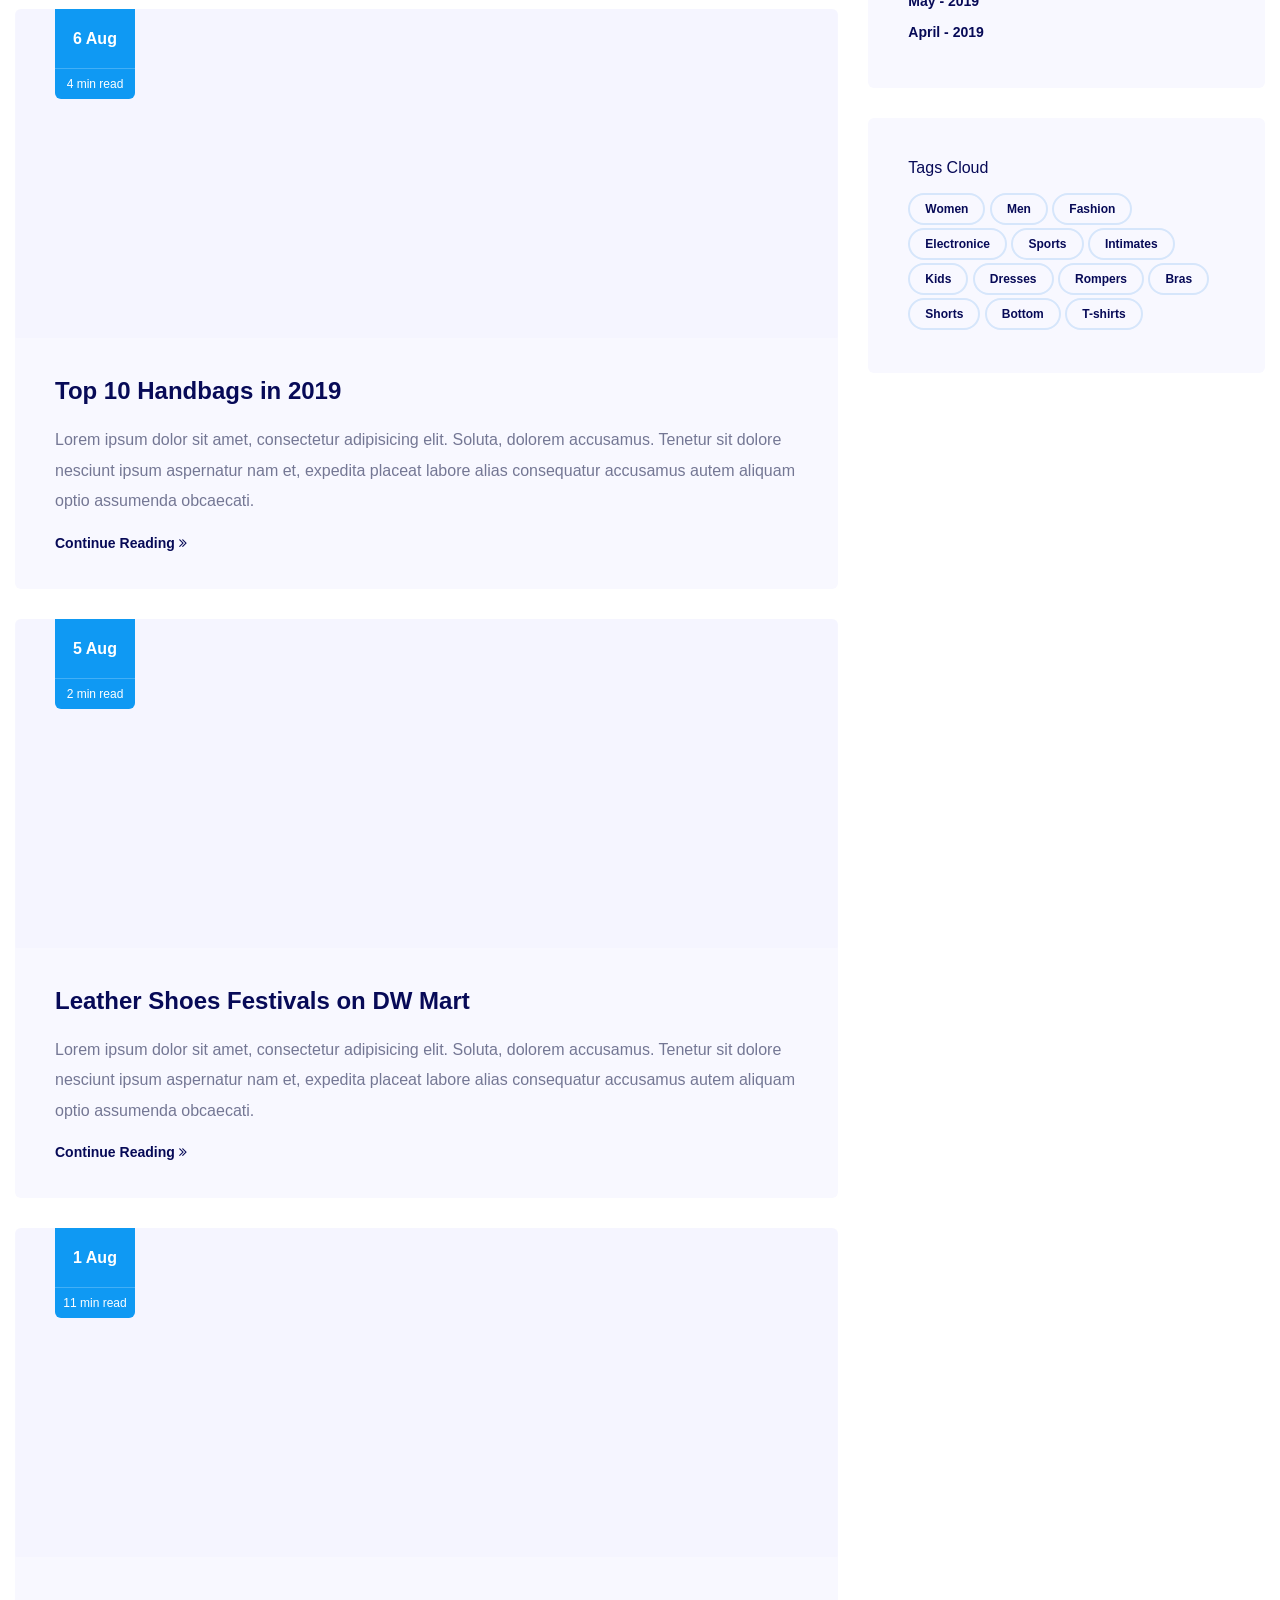
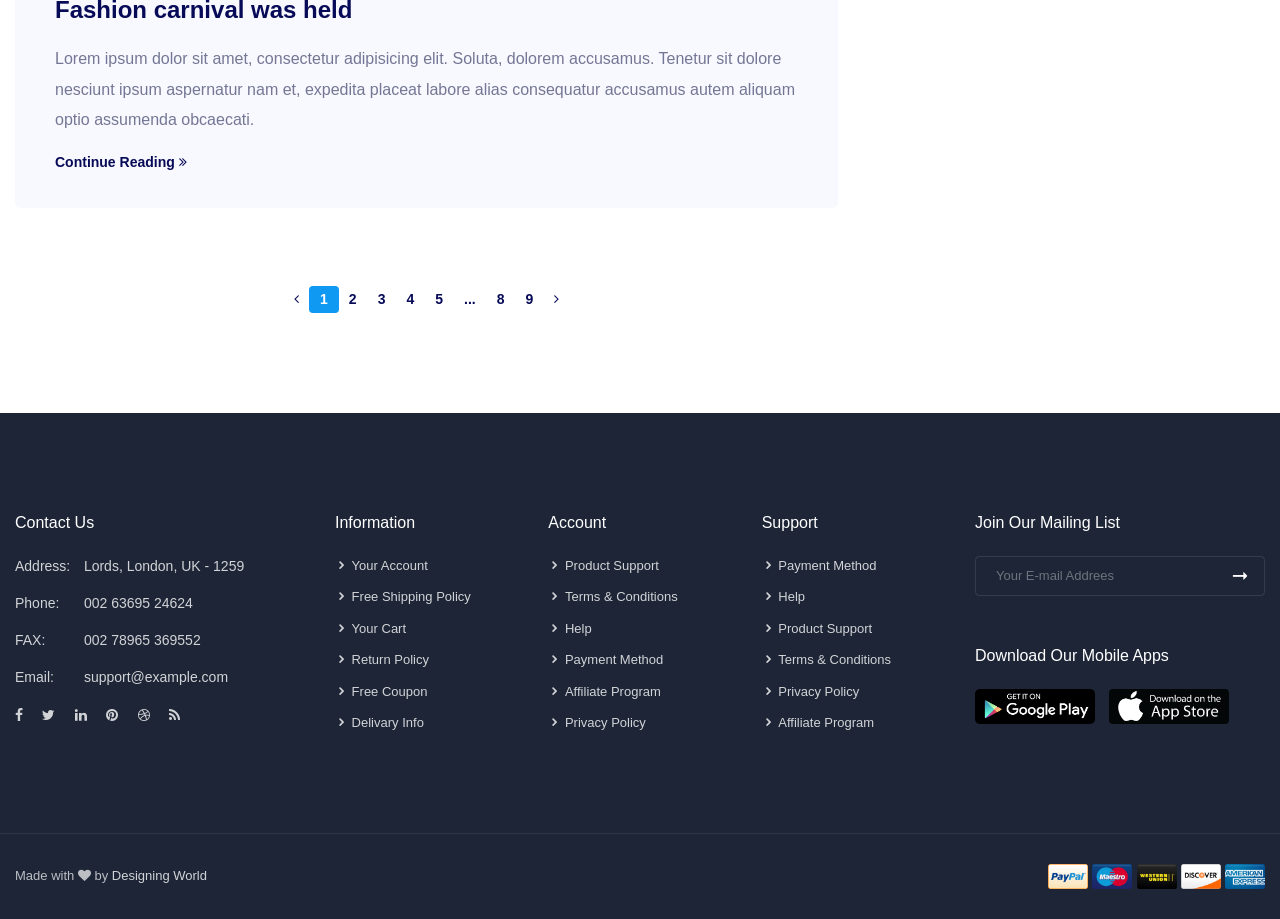
<file: html_sample/blog-with-right-sidebar.html>
<!doctype html>
<html lang="en">

<head>
    <meta charset="UTF-8">
    <meta name="description" content="">
    <meta http-equiv="X-UA-Compatible" content="IE=edge">
    <meta name="viewport" content="width=device-width, initial-scale=1, shrink-to-fit=no">
    <!-- The above 4 meta tags *must* come first in the head; any other head content must come *after* these tags -->

    <!-- Title  -->
    <title>Bigshop | Responsive E-commerce Template</title>

    <!-- Favicon  -->
    <link rel="icon" href="img/core-img/favicon.ico">

    <!-- Style CSS -->
    <link rel="stylesheet" href="style.css">

</head>

<body>
    <!-- Preloader -->
    <div id="preloader">
        <div class="spinner-grow" role="status">
            <span class="sr-only">Loading...</span>
        </div>
    </div>

    <!-- Header Area -->
    <header class="header_area">
        <!-- Top Header Area -->
        <div class="top-header-area">
            <div class="container h-100">
                <div class="row h-100 align-items-center">
                    <div class="col-6">
                        <div class="welcome-note">
                            <span class="popover--text" data-toggle="popover" data-content="Welcome to Bigshop ecommerce template."><i class="icofont-info-square"></i></span>
                            <span class="text">Welcome to Bigshop ecommerce template.</span>
                        </div>
                    </div>
                    <div class="col-6">
                        <div class="language-currency-dropdown d-flex align-items-center justify-content-end">
                            <!-- Language Dropdown -->
                            <div class="language-dropdown">
                                <div class="dropdown">
                                    <a class="btn btn-sm dropdown-toggle" href="#" role="button" id="dropdownMenu1" data-toggle="dropdown" aria-haspopup="true" aria-expanded="false">
                                        English
                                    </a>
                                    <div class="dropdown-menu dropdown-menu-right" aria-labelledby="dropdownMenu1">
                                        <a class="dropdown-item" href="#">Bangla</a>
                                        <a class="dropdown-item" href="#">Arabic</a>
                                    </div>
                                </div>
                            </div>

                            <!-- Currency Dropdown -->
                            <div class="currency-dropdown">
                                <div class="dropdown">
                                    <a class="btn btn-sm dropdown-toggle" href="#" role="button" id="dropdownMenu2" data-toggle="dropdown" aria-haspopup="true" aria-expanded="false">
                                        $ USD
                                    </a>
                                    <div class="dropdown-menu dropdown-menu-right" aria-labelledby="dropdownMenu2">
                                        <a class="dropdown-item" href="#">৳ BDT</a>
                                        <a class="dropdown-item" href="#">€ Euro</a>
                                    </div>
                                </div>
                            </div>
                        </div>
                    </div>
                </div>
            </div>
        </div>

        <!-- Main Menu -->
        <div class="bigshop-main-menu">
            <div class="container">
                <div class="classy-nav-container breakpoint-off">
                    <nav class="classy-navbar" id="bigshopNav">

                        <!-- Nav Brand -->
                        <a href="index.html" class="nav-brand"><img src="img/core-img/logo.png" alt="logo"></a>

                        <!-- Toggler -->
                        <div class="classy-navbar-toggler">
                            <span class="navbarToggler"><span></span><span></span><span></span></span>
                        </div>

                        <!-- Menu -->
                        <div class="classy-menu">
                            <!-- Close -->
                            <div class="classycloseIcon">
                                <div class="cross-wrap"><span class="top"></span><span class="bottom"></span></div>
                            </div>

                            <!-- Nav -->
                            <div class="classynav">
                                <ul>
                                    <li><a href="#">Home</a>
                                        <ul class="dropdown">
                                            <li><a href="index-1.html">Home - 1</a></li>
                                            <li><a href="index-2.html">Home - 2</a></li>
                                            <li><a href="index-3.html">Home - 3</a></li>
                                        </ul>
                                    </li>
                                    <li><a href="#">Shop</a>
                                        <ul class="dropdown">
                                            <li><a href="#">Shop Grid</a>
                                                <ul class="dropdown">
                                                    <li><a href="shop-grid-left-sidebar.html">Shop Grid Left Sidebar</a></li>
                                                    <li><a href="shop-grid-right-sidebar.html">Shop Grid Right Sidebar</a></li>
                                                    <li><a href="shop-grid-top-sidebar.html">Shop Grid Top Sidebar</a></li>
                                                    <li><a href="shop-grid-no-sidebar.html">Shop Grid No Sidebar</a></li>
                                                </ul>
                                            </li>
                                            <li><a href="#">Shop List</a>
                                                <ul class="dropdown">
                                                    <li><a href="shop-list-left-sidebar.html">Shop List Left Sidebar</a></li>
                                                    <li><a href="shop-list-right-sidebar.html">Shop List Right Sidebar</a></li>
                                                    <li><a href="shop-list-top-sidebar.html">Shop List Top Sidebar</a></li>
                                                    <li><a href="shop-list-no-sidebar.html">Shop List No Sidebar</a></li>
                                                </ul>
                                            </li>
                                            <li><a href="product-details.html">Single Product</a></li>
                                            <li><a href="cart.html">Cart</a></li>
                                            <li><a href="#">Checkout</a>
                                                <ul class="dropdown">
                                                    <li><a href="checkout-1.html">Login</a></li>
                                                    <li><a href="checkout-2.html">Billing</a></li>
                                                    <li><a href="checkout-3.html">Shipping Method</a></li>
                                                    <li><a href="checkout-4.html">Payment Method</a></li>
                                                    <li><a href="checkout-5.html">Review</a></li>
                                                    <li><a href="checkout-complate.html">Complate</a></li>
                                                </ul>
                                            </li>
                                            <li><a href="#">Account Page</a>
                                                <ul class="dropdown">
                                                    <li><a href="my-account.html">- Dashboard</a></li>
                                                    <li><a href="order-list.html">- Orders</a></li>
                                                    <li><a href="downloads.html">- Downloads</a></li>
                                                    <li><a href="addresses.html">- Addresses</a></li>
                                                    <li><a href="account-details.html">- Account Details</a></li>
                                                </ul>
                                            </li>
                                            <li><a href="wishlist.html">Wishlist</a></li>
                                            <li><a href="compare.html">Compare</a></li>
                                        </ul>
                                    </li>
                                    <li><a href="#">Pages</a>
                                        <div class="megamenu">
                                            <ul class="single-mega cn-col-4">
                                                <li><a href="about-us.html">- About Us</a></li>
                                                <li><a href="faq.html">- FAQ</a></li>
                                                <li><a href="contact.html">- Contact</a></li>
                                                <li><a href="login.html">- Login &amp; Register</a></li>
                                                <li><a href="404.html">- 404</a></li>
                                                <li><a href="500.html">- 500</a></li>
                                            </ul>
                                            <ul class="single-mega cn-col-4">
                                                <li><a href="my-account.html">- Dashboard</a></li>
                                                <li><a href="order-list.html">- Orders</a></li>
                                                <li><a href="downloads.html">- Downloads</a></li>
                                                <li><a href="addresses.html">- Addresses</a></li>
                                                <li><a href="account-details.html">- Account Details</a></li>
                                                <li><a href="coming-soon.html">- Coming Soon</a></li>
                                            </ul>
                                            <div class="single-mega cn-col-2">
                                                <div class="megamenu-slides owl-carousel">
                                                    <a href="shop-grid-left-sidebar.html">
                                                        <img src="img/bg-img/mega-slide-2.jpg" alt="">
                                                    </a>
                                                    <a href="shop-list-left-sidebar.html">
                                                        <img src="img/bg-img/mega-slide-1.jpg" alt="">
                                                    </a>
                                                </div>
                                            </div>
                                        </div>
                                    </li>
                                    <li><a href="#">Blog</a>
                                        <ul class="dropdown">
                                            <li><a href="blog-with-left-sidebar.html">Blog Left Sidebar</a></li>
                                            <li><a href="blog-with-right-sidebar.html">Blog Right Sidebar</a></li>
                                            <li><a href="blog-with-no-sidebar.html">Blog No Sidebar</a></li>
                                            <li><a href="single-blog.html">Single Blog</a></li>
                                        </ul>
                                    </li>
                                    <li><a href="#">Elements</a>
                                        <div class="megamenu">
                                            <ul class="single-mega cn-col-4">
                                                <li><a href="accordian.html">- Accordions</a></li>
                                                <li><a href="alerts.html">- Alerts</a></li>
                                                <li><a href="badges.html">- Badges</a></li>
                                                <li><a href="blockquotes.html">- Blockquotes</a></li>
                                            </ul>
                                            <ul class="single-mega cn-col-4">
                                                <li><a href="breadcrumb.html">- Breadcrumbs</a></li>
                                                <li><a href="buttons.html">- Buttons</a></li>
                                                <li><a href="forms.html">- Forms</a></li>
                                                <li><a href="gallery.html">- Gallery</a></li>
                                            </ul>
                                            <ul class="single-mega cn-col-4">
                                                <li><a href="heading.html">- Headings</a></li>
                                                <li><a href="icon-fontawesome.html">- Icon FontAwesome</a></li>
                                                <li><a href="icon-icofont.html">- Icon Ico Font</a></li>
                                                <li><a href="labels.html">- Labels</a></li>
                                            </ul>
                                            <ul class="single-mega cn-col-4">
                                                <li><a href="modals.html">- Modals</a></li>
                                                <li><a href="pagination.html">- Pagination</a></li>
                                                <li><a href="progress-bars.html">- Progress Bars</a></li>
                                                <li><a href="tables.html">- Tables</a></li>
                                            </ul>
                                        </div>
                                    </li>
                                    <li><a href="contact.html">Contact</a></li>
                                </ul>
                            </div>
                        </div>

                        <!-- Hero Meta -->
                        <div class="hero_meta_area ml-auto d-flex align-items-center justify-content-end">
                            <!-- Search -->
                            <div class="search-area">
                                <div class="search-btn"><i class="icofont-search"></i></div>
                                <!-- Form -->
                                <div class="search-form">
                                    <input type="search" class="form-control" placeholder="Search">
                                    <input type="submit" class="d-none" value="Send">
                                </div>
                            </div>

                            <!-- Wishlist -->
                            <div class="wishlist-area">
                                <a href="wishlist.html" class="wishlist-btn"><i class="icofont-heart"></i></a>
                            </div>

                            <!-- Cart -->
                            <div class="cart-area">
                                <div class="cart--btn"><i class="icofont-cart"></i> <span class="cart_quantity">2</span></div>

                                <!-- Cart Dropdown Content -->
                                <div class="cart-dropdown-content">
                                    <ul class="cart-list">
                                        <li>
                                            <div class="cart-item-desc">
                                                <a href="#" class="image">
                                                    <img src="img/product-img/top-1.png" class="cart-thumb" alt="">
                                                </a>
                                                <div>
                                                    <a href="#">Kid's Fashion</a>
                                                    <p>1 x - <span class="price">$32.99</span></p>
                                                </div>
                                            </div>
                                            <span class="dropdown-product-remove"><i class="icofont-bin"></i></span>
                                        </li>
                                        <li>
                                            <div class="cart-item-desc">
                                                <a href="#" class="image">
                                                    <img src="img/product-img/best-4.png" class="cart-thumb" alt="">
                                                </a>
                                                <div>
                                                    <a href="#">Headphone</a>
                                                    <p>2x - <span class="price">$49.99</span></p>
                                                </div>
                                            </div>
                                            <span class="dropdown-product-remove"><i class="icofont-bin"></i></span>
                                        </li>
                                    </ul>
                                    <div class="cart-pricing my-4">
                                        <ul>
                                            <li>
                                                <span>Sub Total:</span>
                                                <span>$822.96</span>
                                            </li>
                                            <li>
                                                <span>Shipping:</span>
                                                <span>$30.00</span>
                                            </li>
                                            <li>
                                                <span>Total:</span>
                                                <span>$856.63</span>
                                            </li>
                                        </ul>
                                    </div>
                                    <div class="cart-box">
                                        <a href="checkout-1.html" class="btn btn-primary d-block">Checkout</a>
                                    </div>
                                </div>
                            </div>

                            <!-- Account -->
                            <div class="account-area">
                                <div class="user-thumbnail">
                                    <img src="img/bg-img/user.jpg" alt="">
                                </div>
                                <ul class="user-meta-dropdown">
                                    <li class="user-title"><span>Hello,</span> Lim Sarah</li>
                                    <li><a href="my-account.html">My Account</a></li>
                                    <li><a href="order-list.html">Orders List</a></li>
                                    <li><a href="wishlist.html">Wishlist</a></li>
                                    <li><a href="login.html"><i class="icofont-logout"></i> Logout</a></li>
                                </ul>
                            </div>
                        </div>
                    </nav>
                </div>
            </div>
        </div>
    </header>
    <!-- Header Area End -->

    <!-- Breadcumb Area -->
    <div class="breadcumb_area">
        <div class="container h-100">
            <div class="row h-100 align-items-center">
                <div class="col-12">
                    <h5>Blog</h5>
                    <ol class="breadcrumb">
                        <li class="breadcrumb-item"><a href="index.html">Home</a></li>
                        <li class="breadcrumb-item active">Blog</li>
                    </ol>
                </div>
            </div>
        </div>
    </div>
    <!-- Breadcumb Area -->

    <!-- Blog Area -->
    <section class="blog_area section_padding_100">
        <div class="container">
            <div class="row">
                <div class="col-12 col-md-7 col-lg-8">
                    <!-- Single News Area -->
                    <div class="single_blog_area">
                        <div class="blog_post_thumb">
                            <a href="single-blog.html"><img src="img/bg-img/blog-1.jpg" alt="blog-post-thumb"></a>
                            <!-- Post Date -->
                            <div class="post-date">
                                <a href="#">9 Aug</a>
                                <span>3 min read</span>
                            </div>
                        </div>
                        <div class="blog_post_content">
                            <a href="single-blog.html" class="blog_title">Eye Fashion Week 9 - 16 Aug 2019</a>
                            <p>Lorem ipsum dolor sit amet, consectetur adipisicing elit. Soluta, dolorem accusamus. Tenetur sit dolore nesciunt ipsum aspernatur nam et, expedita placeat labore alias consequatur accusamus autem aliquam optio assumenda obcaecati.</p>
                            <a href="single-blog.html">Continue Reading <i class="fa fa-angle-double-right" aria-hidden="true"></i></a>
                        </div>
                    </div>

                    <!-- Single News Area -->
                    <div class="single_blog_area">
                        <div class="blog_post_thumb">
                            <a href="single-blog.html"><img src="img/bg-img/blog-2.jpg" alt="blog-post-thumb"></a>
                            <!-- Post Date -->
                            <div class="post-date">
                                <a href="#">8 Aug</a>
                                <span>9 min read</span>
                            </div>
                        </div>
                        <div class="blog_post_content">
                            <a href="single-blog.html" class="blog_title">Casual Fashion Design Contest</a>
                            <p>Lorem ipsum dolor sit amet, consectetur adipisicing elit. Soluta, dolorem accusamus. Tenetur sit dolore nesciunt ipsum aspernatur nam et, expedita placeat labore alias consequatur accusamus autem aliquam optio assumenda obcaecati.</p>
                            <a href="single-blog.html">Continue Reading <i class="fa fa-angle-double-right" aria-hidden="true"></i></a>
                        </div>
                    </div>

                    <!-- Single News Area -->
                    <div class="single_blog_area">
                        <div class="blog_post_thumb">
                            <a href="single-blog.html"><img src="img/bg-img/blog-3.jpg" alt="blog-post-thumb"></a>
                            <!-- Post Date -->
                            <div class="post-date">
                                <a href="#">6 Aug</a>
                                <span>4 min read</span>
                            </div>
                        </div>
                        <div class="blog_post_content">
                            <a href="single-blog.html" class="blog_title">Top 10 Handbags in 2019</a>
                            <p>Lorem ipsum dolor sit amet, consectetur adipisicing elit. Soluta, dolorem accusamus. Tenetur sit dolore nesciunt ipsum aspernatur nam et, expedita placeat labore alias consequatur accusamus autem aliquam optio assumenda obcaecati.</p>
                            <a href="single-blog.html">Continue Reading <i class="fa fa-angle-double-right" aria-hidden="true"></i></a>
                        </div>
                    </div>

                    <!-- Single News Area -->
                    <div class="single_blog_area">
                        <div class="blog_post_thumb">
                            <a href="single-blog.html"><img src="img/bg-img/blog-4.jpg" alt="blog-post-thumb"></a>
                            <!-- Post Date -->
                            <div class="post-date">
                                <a href="#">5 Aug</a>
                                <span>2 min read</span>
                            </div>
                        </div>
                        <div class="blog_post_content">
                            <a href="single-blog.html" class="blog_title">Leather Shoes Festivals on DW Mart</a>
                            <p>Lorem ipsum dolor sit amet, consectetur adipisicing elit. Soluta, dolorem accusamus. Tenetur sit dolore nesciunt ipsum aspernatur nam et, expedita placeat labore alias consequatur accusamus autem aliquam optio assumenda obcaecati.</p>
                            <a href="single-blog.html">Continue Reading <i class="fa fa-angle-double-right" aria-hidden="true"></i></a>
                        </div>
                    </div>

                    <!-- Single News Area -->
                    <div class="single_blog_area">
                        <div class="blog_post_thumb">
                            <a href="single-blog.html"><img src="img/bg-img/blog-5.jpg" alt="blog-post-thumb"></a>
                            <!-- Post Date -->
                            <div class="post-date">
                                <a href="#">1 Aug</a>
                                <span>11 min read</span>
                            </div>
                        </div>
                        <div class="blog_post_content">
                            <a href="single-blog.html" class="blog_title">Fashion carnival was held</a>
                            <p>Lorem ipsum dolor sit amet, consectetur adipisicing elit. Soluta, dolorem accusamus. Tenetur sit dolore nesciunt ipsum aspernatur nam et, expedita placeat labore alias consequatur accusamus autem aliquam optio assumenda obcaecati.</p>
                            <a href="single-blog.html">Continue Reading <i class="fa fa-angle-double-right" aria-hidden="true"></i></a>
                        </div>
                    </div>
                </div>
                <div class="col-12 col-md-5 col-lg-4">
                    <div class="blog_sidebar">
                        <!-- Search Post -->
                        <div class="widget-area search_post mb-30">
                            <h6>Search Post</h6>
                            <form action="#" method="get">
                                <input type="search" class="form-control" placeholder="Enter Keyword...">
                                <button type="submit" class="btn d-none">Submit</button>
                            </form>
                        </div>

                        <!-- Latest Post -->
                        <div class="widget-area latest_post mb-30">
                            <h6>Recent Post</h6>

                            <!-- Recent Post -->
                            <div class="single_latest_post">
                                <div class="post-thumbnail">
                                    <img src="img/bg-img/lp-1.jpg" alt="">
                                </div>
                                <div class="post-content">
                                    <a href="#">7 Quick Ways to Make a Great Event Successful</a>
                                    <p>5 min ago</p>
                                </div>
                            </div>

                            <!-- Recent Post -->
                            <div class="single_latest_post">
                                <div class="post-thumbnail">
                                    <img src="img/bg-img/lp-2.jpg" alt="">
                                </div>
                                <div class="post-content">
                                    <a href="#">7 Quick Ways to Make a Great Event Successful</a>
                                    <p>5 min ago</p>
                                </div>
                            </div>

                            <!-- Recent Post -->
                            <div class="single_latest_post">
                                <div class="post-thumbnail">
                                    <img src="img/bg-img/lp-3.jpg" alt="">
                                </div>
                                <div class="post-content">
                                    <a href="#">7 Quick Ways to Make a Great Event Successful</a>
                                    <p>5 min ago</p>
                                </div>
                            </div>
                        </div>

                        <!-- Catagory -->
                        <div class="widget-area catagory_section mb-30">
                            <h6>Catagory</h6>
                            <ul>
                                <li><a href="#">Women <span class="text-muted">(21)</span></a></li>
                                <li><a href="#">Men <span class="text-muted">(5)</span></a></li>
                                <li><a href="#">Fashion <span class="text-muted">(17)</span></a></li>
                                <li><a href="#">Electronice <span class="text-muted">(11)</span></a></li>
                                <li><a href="#">Sports <span class="text-muted">(16)</span></a></li>
                                <li><a href="#">Intimates <span class="text-muted">(9)</span></a></li>
                            </ul>
                        </div>

                        <!-- Achives -->
                        <div class="widget-area achive_section mb-30">
                            <h6>Achives</h6>
                            <ul>
                                <li><a href="#">September - 2019</a></li>
                                <li><a href="#">Auguest - 2019</a></li>
                                <li><a href="#">July - 2019</a></li>
                                <li><a href="#">June - 2019</a></li>
                                <li><a href="#">May - 2019</a></li>
                                <li><a href="#">April - 2019</a></li>
                            </ul>
                        </div>

                        <!-- Tages -->
                        <div class="widget-area tag_section mb-30">
                            <h6>Tags Cloud</h6>
                            <ul>
                                <li><a href="#">Women</a></li>
                                <li><a href="#">Men</a></li>
                                <li><a href="#">Fashion</a></li>
                                <li><a href="#">Electronice</a></li>
                                <li><a href="#">Sports</a></li>
                                <li><a href="#">Intimates</a></li>
                                <li><a href="#">Kids</a></li>
                                <li><a href="#">Dresses</a></li>
                                <li><a href="#">Rompers</a></li>
                                <li><a href="#">Bras</a></li>
                                <li><a href="#">Shorts</a></li>
                                <li><a href="#">Bottom</a></li>
                                <li><a href="#">T-shirts</a></li>
                            </ul>
                        </div>
                    </div>
                </div>
            </div>

            <div class="row">
                <div class="col-12 col-lg-8">
                    <!-- Shop Pagination Area -->
                    <div class="shop_pagination_area mt-5">
                        <nav aria-label="Page navigation">
                            <ul class="pagination pagination-sm justify-content-center">
                                <li class="page-item">
                                    <a class="page-link" href="#"><i class="fa fa-angle-left" aria-hidden="true"></i></a>
                                </li>
                                <li class="page-item active"><a class="page-link" href="#">1</a></li>
                                <li class="page-item"><a class="page-link" href="#">2</a></li>
                                <li class="page-item"><a class="page-link" href="#">3</a></li>
                                <li class="page-item"><a class="page-link" href="#">4</a></li>
                                <li class="page-item"><a class="page-link" href="#">5</a></li>
                                <li class="page-item"><a class="page-link" href="#">...</a></li>
                                <li class="page-item"><a class="page-link" href="#">8</a></li>
                                <li class="page-item"><a class="page-link" href="#">9</a></li>
                                <li class="page-item">
                                    <a class="page-link" href="#"><i class="fa fa-angle-right" aria-hidden="true"></i></a>
                                </li>
                            </ul>
                        </nav>
                    </div>
                </div>
            </div>
        </div>
    </section>
    <!-- Blog Area End -->

    <!-- Footer Area -->
    <footer class="footer_area section_padding_100_0">
        <div class="container">
            <div class="row">
                <!-- Single Footer Area -->
                <div class="col-12 col-sm-6 col-md-5 col-lg-4 col-xl-3">
                    <div class="single_footer_area mb-100">
                        <div class="footer_heading mb-4">
                            <h6>Contact Us</h6>
                        </div>
                        <ul class="footer_content">
                            <li><span>Address:</span> Lords, London, UK - 1259</li>
                            <li><span>Phone:</span> 002 63695 24624</li>
                            <li><span>FAX:</span> 002 78965 369552</li>
                            <li><span>Email:</span> support@example.com</li>
                        </ul>
                        <div class="footer_social_area mt-15">
                            <a href="#"><i class="fa fa-facebook" aria-hidden="true"></i></a>
                            <a href="#"><i class="fa fa-twitter" aria-hidden="true"></i></a>
                            <a href="#"><i class="fa fa-linkedin" aria-hidden="true"></i></a>
                            <a href="#"><i class="fa fa-pinterest" aria-hidden="true"></i></a>
                            <a href="#"><i class="fa fa-dribbble" aria-hidden="true"></i></a>
                            <a href="#"><i class="fa fa-rss" aria-hidden="true"></i></a>
                        </div>
                    </div>
                </div>

                <!-- Single Footer Area -->
                <div class="col-12 col-sm-6 col-md col-lg-4 col-xl-2">
                    <div class="single_footer_area mb-100">
                        <div class="footer_heading mb-4">
                            <h6>Information</h6>
                        </div>
                        <ul class="footer_widget_menu">
                            <li><a href="#"><i class="icofont-rounded-right"></i> Your Account</a></li>
                            <li><a href="#"><i class="icofont-rounded-right"></i> Free Shipping Policy</a></li>
                            <li><a href="#"><i class="icofont-rounded-right"></i> Your Cart</a></li>
                            <li><a href="#"><i class="icofont-rounded-right"></i> Return Policy</a></li>
                            <li><a href="#"><i class="icofont-rounded-right"></i> Free Coupon</a></li>
                            <li><a href="#"><i class="icofont-rounded-right"></i> Delivary Info</a></li>
                        </ul>
                    </div>
                </div>

                <!-- Single Footer Area -->
                <div class="col-12 col-sm-6 col-md col-lg-4 col-xl-2">
                    <div class="single_footer_area mb-100">
                        <div class="footer_heading mb-4">
                            <h6>Account</h6>
                        </div>
                        <ul class="footer_widget_menu">
                            <li><a href="#"><i class="icofont-rounded-right"></i> Product Support</a></li>
                            <li><a href="#"><i class="icofont-rounded-right"></i> Terms &amp; Conditions</a></li>
                            <li><a href="#"><i class="icofont-rounded-right"></i> Help</a></li>
                            <li><a href="#"><i class="icofont-rounded-right"></i> Payment Method</a></li>
                            <li><a href="#"><i class="icofont-rounded-right"></i> Affiliate Program</a></li>
                            <li><a href="#"><i class="icofont-rounded-right"></i> Privacy Policy</a></li>
                        </ul>
                    </div>
                </div>

                <!-- Single Footer Area -->
                <div class="col-12 col-sm-6 col-md-5 col-lg-4 col-xl-2">
                    <div class="single_footer_area mb-100">
                        <div class="footer_heading mb-4">
                            <h6>Support</h6>
                        </div>
                        <ul class="footer_widget_menu">
                            <li><a href="#"><i class="icofont-rounded-right"></i> Payment Method</a></li>
                            <li><a href="#"><i class="icofont-rounded-right"></i> Help</a></li>
                            <li><a href="#"><i class="icofont-rounded-right"></i> Product Support</a></li>
                            <li><a href="#"><i class="icofont-rounded-right"></i> Terms &amp; Conditions</a></li>
                            <li><a href="#"><i class="icofont-rounded-right"></i> Privacy Policy</a></li>
                            <li><a href="#"><i class="icofont-rounded-right"></i> Affiliate Program</a></li>
                        </ul>
                    </div>
                </div>

                <!-- Single Footer Area -->
                <div class="col-12 col-md-7 col-lg-8 col-xl-3">
                    <div class="single_footer_area mb-50">
                        <div class="footer_heading mb-4">
                            <h6>Join our mailing list</h6>
                        </div>
                        <div class="subscribtion_form">
                            <form action="#" method="post">
                                <input type="email" name="mail" class="form-control mail" placeholder="Your E-mail Addrees">
                                <button type="submit" class="submit"><i class="icofont-long-arrow-right"></i></button>
                            </form>
                        </div>
                    </div>
                    <div class="single_footer_area mb-100">
                        <div class="footer_heading mb-4">
                            <h6>Download our Mobile Apps</h6>
                        </div>
                        <div class="apps_download">
                            <a href="#"><img src="img/core-img/play-store.png" alt="Play Store"></a>
                            <a href="#"><img src="img/core-img/app-store.png" alt="Apple Store"></a>
                        </div>
                    </div>
                </div>
            </div>
        </div>

        <!-- Footer Bottom -->
        <div class="footer_bottom_area">
            <div class="container">
                <div class="row align-items-center">
                    <!-- Copywrite -->
                    <div class="col-12 col-md-6">
                        <div class="copywrite_text">
                            <p>Made with <i class="fa fa-heart" aria-hidden="true"></i> by <a href="#">Designing World</a></p>
                        </div>
                    </div>
                    <!-- Payment Method -->
                    <div class="col-12 col-md-6">
                        <div class="payment_method">
                            <img src="img/payment-method/paypal.png" alt="">
                            <img src="img/payment-method/maestro.png" alt="">
                            <img src="img/payment-method/western-union.png" alt="">
                            <img src="img/payment-method/discover.png" alt="">
                            <img src="img/payment-method/american-express.png" alt="">
                        </div>
                    </div>
                </div>
            </div>
        </div>
    </footer>
    <!-- Footer Area -->

    <!-- jQuery (Necessary for All JavaScript Plugins) -->
    <script src="js/jquery.min.js"></script>
    <script src="js/popper.min.js"></script>
    <script src="js/bootstrap.min.js"></script>
    <script src="js/jquery.easing.min.js"></script>
    <script src="js/default/classy-nav.min.js"></script>
    <script src="js/owl.carousel.min.js"></script>
    <script src="js/default/scrollup.js"></script>
    <script src="js/waypoints.min.js"></script>
    <script src="js/jquery.countdown.min.js"></script>
    <script src="js/jquery.counterup.min.js"></script>
    <script src="js/jquery-ui.min.js"></script>
    <script src="js/jarallax.min.js"></script>
    <script src="js/jarallax-video.min.js"></script>
    <script src="js/jquery.magnific-popup.min.js"></script>
    <script src="js/jquery.nice-select.min.js"></script>
    <script src="js/wow.min.js"></script>
    <script src="js/default/active.js"></script>

</body>

</html>
</file>
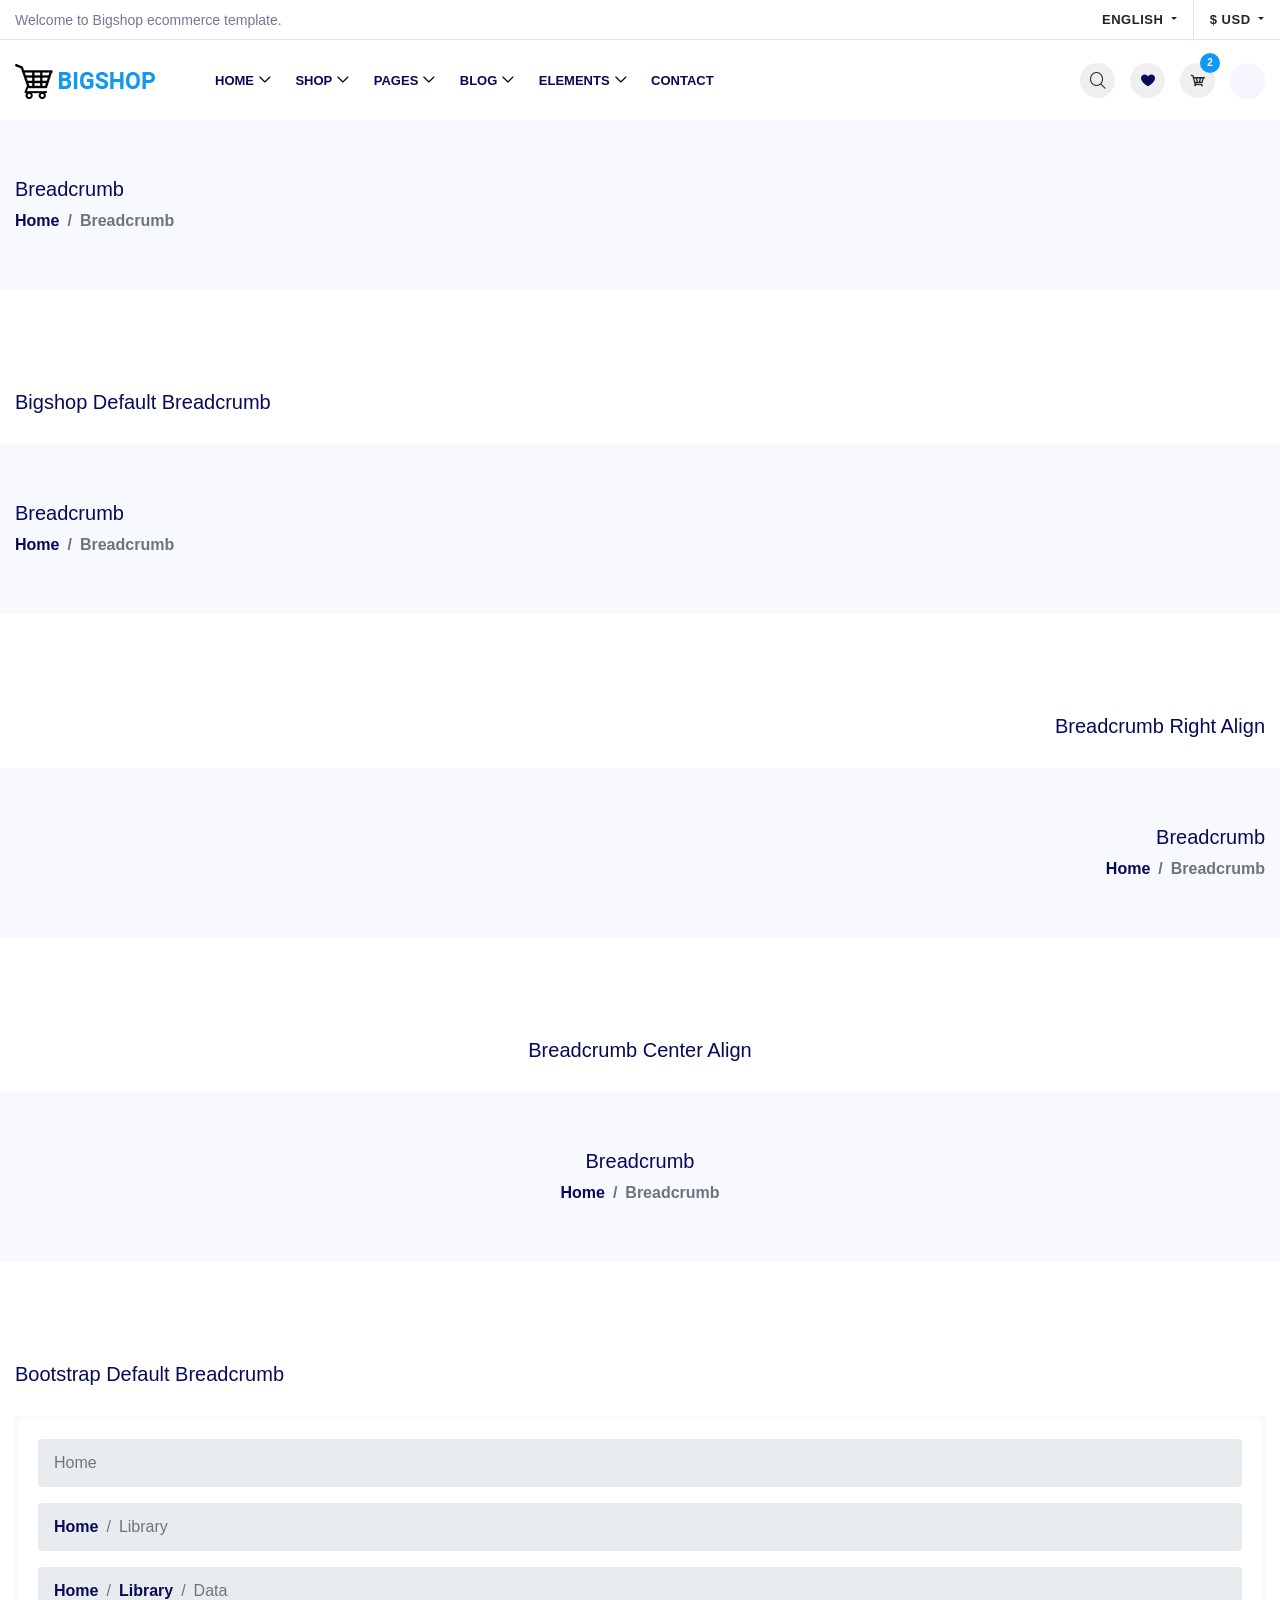
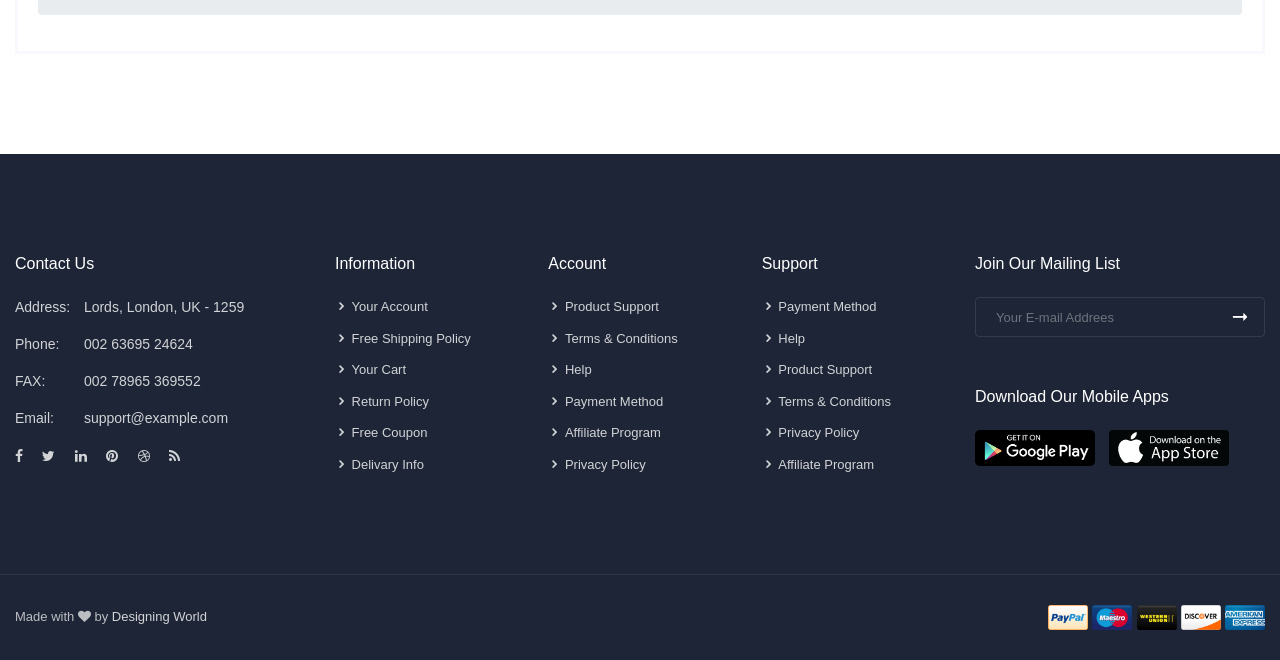
<file: html_sample/breadcrumb.html>
<!doctype html>
<html lang="en">

<head>
    <meta charset="UTF-8">
    <meta name="description" content="">
    <meta http-equiv="X-UA-Compatible" content="IE=edge">
    <meta name="viewport" content="width=device-width, initial-scale=1, shrink-to-fit=no">
    <!-- The above 4 meta tags *must* come first in the head; any other head content must come *after* these tags -->

    <!-- Title  -->
    <title>Bigshop | Responsive E-commerce Template</title>

    <!-- Favicon  -->
    <link rel="icon" href="img/core-img/favicon.ico">

    <!-- Style CSS -->
    <link rel="stylesheet" href="style.css">

</head>

<body>
    <!-- Preloader -->
    <div id="preloader">
        <div class="spinner-grow" role="status">
            <span class="sr-only">Loading...</span>
        </div>
    </div>

    <!-- Header Area -->
    <header class="header_area">
        <!-- Top Header Area -->
        <div class="top-header-area">
            <div class="container h-100">
                <div class="row h-100 align-items-center">
                    <div class="col-6">
                        <div class="welcome-note">
                            <span class="popover--text" data-toggle="popover" data-content="Welcome to Bigshop ecommerce template."><i class="icofont-info-square"></i></span>
                            <span class="text">Welcome to Bigshop ecommerce template.</span>
                        </div>
                    </div>
                    <div class="col-6">
                        <div class="language-currency-dropdown d-flex align-items-center justify-content-end">
                            <!-- Language Dropdown -->
                            <div class="language-dropdown">
                                <div class="dropdown">
                                    <a class="btn btn-sm dropdown-toggle" href="#" role="button" id="dropdownMenu1" data-toggle="dropdown" aria-haspopup="true" aria-expanded="false">
                                        English
                                    </a>
                                    <div class="dropdown-menu dropdown-menu-right" aria-labelledby="dropdownMenu1">
                                        <a class="dropdown-item" href="#">Bangla</a>
                                        <a class="dropdown-item" href="#">Arabic</a>
                                    </div>
                                </div>
                            </div>

                            <!-- Currency Dropdown -->
                            <div class="currency-dropdown">
                                <div class="dropdown">
                                    <a class="btn btn-sm dropdown-toggle" href="#" role="button" id="dropdownMenu2" data-toggle="dropdown" aria-haspopup="true" aria-expanded="false">
                                        $ USD
                                    </a>
                                    <div class="dropdown-menu dropdown-menu-right" aria-labelledby="dropdownMenu2">
                                        <a class="dropdown-item" href="#">৳ BDT</a>
                                        <a class="dropdown-item" href="#">€ Euro</a>
                                    </div>
                                </div>
                            </div>
                        </div>
                    </div>
                </div>
            </div>
        </div>

        <!-- Main Menu -->
        <div class="bigshop-main-menu">
            <div class="container">
                <div class="classy-nav-container breakpoint-off">
                    <nav class="classy-navbar" id="bigshopNav">

                        <!-- Nav Brand -->
                        <a href="index.html" class="nav-brand"><img src="img/core-img/logo.png" alt="logo"></a>

                        <!-- Toggler -->
                        <div class="classy-navbar-toggler">
                            <span class="navbarToggler"><span></span><span></span><span></span></span>
                        </div>

                        <!-- Menu -->
                        <div class="classy-menu">
                            <!-- Close -->
                            <div class="classycloseIcon">
                                <div class="cross-wrap"><span class="top"></span><span class="bottom"></span></div>
                            </div>

                            <!-- Nav -->
                            <div class="classynav">
                                <ul>
                                    <li><a href="#">Home</a>
                                        <ul class="dropdown">
                                            <li><a href="index-1.html">Home - 1</a></li>
                                            <li><a href="index-2.html">Home - 2</a></li>
                                            <li><a href="index-3.html">Home - 3</a></li>
                                        </ul>
                                    </li>
                                    <li><a href="#">Shop</a>
                                        <ul class="dropdown">
                                            <li><a href="#">Shop Grid</a>
                                                <ul class="dropdown">
                                                    <li><a href="shop-grid-left-sidebar.html">Shop Grid Left Sidebar</a></li>
                                                    <li><a href="shop-grid-right-sidebar.html">Shop Grid Right Sidebar</a></li>
                                                    <li><a href="shop-grid-top-sidebar.html">Shop Grid Top Sidebar</a></li>
                                                    <li><a href="shop-grid-no-sidebar.html">Shop Grid No Sidebar</a></li>
                                                </ul>
                                            </li>
                                            <li><a href="#">Shop List</a>
                                                <ul class="dropdown">
                                                    <li><a href="shop-list-left-sidebar.html">Shop List Left Sidebar</a></li>
                                                    <li><a href="shop-list-right-sidebar.html">Shop List Right Sidebar</a></li>
                                                    <li><a href="shop-list-top-sidebar.html">Shop List Top Sidebar</a></li>
                                                    <li><a href="shop-list-no-sidebar.html">Shop List No Sidebar</a></li>
                                                </ul>
                                            </li>
                                            <li><a href="product-details.html">Single Product</a></li>
                                            <li><a href="cart.html">Cart</a></li>
                                            <li><a href="#">Checkout</a>
                                                <ul class="dropdown">
                                                    <li><a href="checkout-1.html">Login</a></li>
                                                    <li><a href="checkout-2.html">Billing</a></li>
                                                    <li><a href="checkout-3.html">Shipping Method</a></li>
                                                    <li><a href="checkout-4.html">Payment Method</a></li>
                                                    <li><a href="checkout-5.html">Review</a></li>
                                                    <li><a href="checkout-complate.html">Complate</a></li>
                                                </ul>
                                            </li>
                                            <li><a href="#">Account Page</a>
                                                <ul class="dropdown">
                                                    <li><a href="my-account.html">- Dashboard</a></li>
                                                    <li><a href="order-list.html">- Orders</a></li>
                                                    <li><a href="downloads.html">- Downloads</a></li>
                                                    <li><a href="addresses.html">- Addresses</a></li>
                                                    <li><a href="account-details.html">- Account Details</a></li>
                                                </ul>
                                            </li>
                                            <li><a href="wishlist.html">Wishlist</a></li>
                                            <li><a href="compare.html">Compare</a></li>
                                        </ul>
                                    </li>
                                    <li><a href="#">Pages</a>
                                        <div class="megamenu">
                                            <ul class="single-mega cn-col-4">
                                                <li><a href="about-us.html">- About Us</a></li>
                                                <li><a href="faq.html">- FAQ</a></li>
                                                <li><a href="contact.html">- Contact</a></li>
                                                <li><a href="login.html">- Login &amp; Register</a></li>
                                                <li><a href="404.html">- 404</a></li>
                                                <li><a href="500.html">- 500</a></li>
                                            </ul>
                                            <ul class="single-mega cn-col-4">
                                                <li><a href="my-account.html">- Dashboard</a></li>
                                                <li><a href="order-list.html">- Orders</a></li>
                                                <li><a href="downloads.html">- Downloads</a></li>
                                                <li><a href="addresses.html">- Addresses</a></li>
                                                <li><a href="account-details.html">- Account Details</a></li>
                                                <li><a href="coming-soon.html">- Coming Soon</a></li>
                                            </ul>
                                            <div class="single-mega cn-col-2">
                                                <div class="megamenu-slides owl-carousel">
                                                    <a href="shop-grid-left-sidebar.html">
                                                        <img src="img/bg-img/mega-slide-2.jpg" alt="">
                                                    </a>
                                                    <a href="shop-list-left-sidebar.html">
                                                        <img src="img/bg-img/mega-slide-1.jpg" alt="">
                                                    </a>
                                                </div>
                                            </div>
                                        </div>
                                    </li>
                                    <li><a href="#">Blog</a>
                                        <ul class="dropdown">
                                            <li><a href="blog-with-left-sidebar.html">Blog Left Sidebar</a></li>
                                            <li><a href="blog-with-right-sidebar.html">Blog Right Sidebar</a></li>
                                            <li><a href="blog-with-no-sidebar.html">Blog No Sidebar</a></li>
                                            <li><a href="single-blog.html">Single Blog</a></li>
                                        </ul>
                                    </li>
                                    <li><a href="#">Elements</a>
                                        <div class="megamenu">
                                            <ul class="single-mega cn-col-4">
                                                <li><a href="accordian.html">- Accordions</a></li>
                                                <li><a href="alerts.html">- Alerts</a></li>
                                                <li><a href="badges.html">- Badges</a></li>
                                                <li><a href="blockquotes.html">- Blockquotes</a></li>
                                            </ul>
                                            <ul class="single-mega cn-col-4">
                                                <li><a href="breadcrumb.html">- Breadcrumbs</a></li>
                                                <li><a href="buttons.html">- Buttons</a></li>
                                                <li><a href="forms.html">- Forms</a></li>
                                                <li><a href="gallery.html">- Gallery</a></li>
                                            </ul>
                                            <ul class="single-mega cn-col-4">
                                                <li><a href="heading.html">- Headings</a></li>
                                                <li><a href="icon-fontawesome.html">- Icon FontAwesome</a></li>
                                                <li><a href="icon-icofont.html">- Icon Ico Font</a></li>
                                                <li><a href="labels.html">- Labels</a></li>
                                            </ul>
                                            <ul class="single-mega cn-col-4">
                                                <li><a href="modals.html">- Modals</a></li>
                                                <li><a href="pagination.html">- Pagination</a></li>
                                                <li><a href="progress-bars.html">- Progress Bars</a></li>
                                                <li><a href="tables.html">- Tables</a></li>
                                            </ul>
                                        </div>
                                    </li>
                                    <li><a href="contact.html">Contact</a></li>
                                </ul>
                            </div>
                        </div>

                        <!-- Hero Meta -->
                        <div class="hero_meta_area ml-auto d-flex align-items-center justify-content-end">
                            <!-- Search -->
                            <div class="search-area">
                                <div class="search-btn"><i class="icofont-search"></i></div>
                                <!-- Form -->
                                <div class="search-form">
                                    <input type="search" class="form-control" placeholder="Search">
                                    <input type="submit" class="d-none" value="Send">
                                </div>
                            </div>

                            <!-- Wishlist -->
                            <div class="wishlist-area">
                                <a href="wishlist.html" class="wishlist-btn"><i class="icofont-heart"></i></a>
                            </div>

                            <!-- Cart -->
                            <div class="cart-area">
                                <div class="cart--btn"><i class="icofont-cart"></i> <span class="cart_quantity">2</span></div>

                                <!-- Cart Dropdown Content -->
                                <div class="cart-dropdown-content">
                                    <ul class="cart-list">
                                        <li>
                                            <div class="cart-item-desc">
                                                <a href="#" class="image">
                                                    <img src="img/product-img/top-1.png" class="cart-thumb" alt="">
                                                </a>
                                                <div>
                                                    <a href="#">Kid's Fashion</a>
                                                    <p>1 x - <span class="price">$32.99</span></p>
                                                </div>
                                            </div>
                                            <span class="dropdown-product-remove"><i class="icofont-bin"></i></span>
                                        </li>
                                        <li>
                                            <div class="cart-item-desc">
                                                <a href="#" class="image">
                                                    <img src="img/product-img/best-4.png" class="cart-thumb" alt="">
                                                </a>
                                                <div>
                                                    <a href="#">Headphone</a>
                                                    <p>2x - <span class="price">$49.99</span></p>
                                                </div>
                                            </div>
                                            <span class="dropdown-product-remove"><i class="icofont-bin"></i></span>
                                        </li>
                                    </ul>
                                    <div class="cart-pricing my-4">
                                        <ul>
                                            <li>
                                                <span>Sub Total:</span>
                                                <span>$822.96</span>
                                            </li>
                                            <li>
                                                <span>Shipping:</span>
                                                <span>$30.00</span>
                                            </li>
                                            <li>
                                                <span>Total:</span>
                                                <span>$856.63</span>
                                            </li>
                                        </ul>
                                    </div>
                                    <div class="cart-box">
                                        <a href="checkout-1.html" class="btn btn-primary d-block">Checkout</a>
                                    </div>
                                </div>
                            </div>

                            <!-- Account -->
                            <div class="account-area">
                                <div class="user-thumbnail">
                                    <img src="img/bg-img/user.jpg" alt="">
                                </div>
                                <ul class="user-meta-dropdown">
                                    <li class="user-title"><span>Hello,</span> Lim Sarah</li>
                                    <li><a href="my-account.html">My Account</a></li>
                                    <li><a href="order-list.html">Orders List</a></li>
                                    <li><a href="wishlist.html">Wishlist</a></li>
                                    <li><a href="login.html"><i class="icofont-logout"></i> Logout</a></li>
                                </ul>
                            </div>
                        </div>
                    </nav>
                </div>
            </div>
        </div>
    </header>
    <!-- Header Area End -->

    <!-- Breadcumb Area -->
    <div class="breadcumb_area">
        <div class="container h-100">
            <div class="row h-100 align-items-center">
                <div class="col-12">
                    <h5>Breadcrumb</h5>
                    <ol class="breadcrumb">
                        <li class="breadcrumb-item"><a href="index.html">Home</a></li>
                        <li class="breadcrumb-item active">Breadcrumb</li>
                    </ol>
                </div>
            </div>
        </div>
    </div>
    <!-- Breadcumb Area -->

    <!-- Shortcodes Area -->
    <div class="shortcodes_area section_padding_100">
        <div class="container">
            <!-- Shortcodes Title -->
            <div class="shortcodes_title mb-30">
                <h5>Bigshop Default Breadcrumb</h5>
            </div>
        </div>

        <!-- +++++++++++++++++++++
        Bigshop Default Breadcrumb
        ++++++++++++++++++++++ -->
        <div class="breadcumb_area">
            <div class="container h-100">
                <div class="row h-100 align-items-center">
                    <div class="col-12">
                        <h5>Breadcrumb</h5>
                        <ol class="breadcrumb">
                            <li class="breadcrumb-item"><a href="index.html">Home</a></li>
                            <li class="breadcrumb-item active">Breadcrumb</li>
                        </ol>
                    </div>
                </div>
            </div>
        </div>
        <!-- +++++++++++++++++++++
        Bigshop Default Breadcrumb
        ++++++++++++++++++++++ -->

        <div class="mb-100"></div>

        <div class="container">
            <!-- Shortcodes Title -->
            <div class="shortcodes_title text-right mb-30">
                <h5>Breadcrumb Right Align</h5>
            </div>
        </div>

        <!-- ++++++++++++++++++++++
        Breadcrumb Right Align
        ++++++++++++++++++++++ -->
        <div class="breadcumb_area text-right">
            <div class="container h-100">
                <div class="row h-100 align-items-center">
                    <div class="col-12">
                        <h5>Breadcrumb</h5>
                        <ol class="breadcrumb justify-content-end">
                            <li class="breadcrumb-item"><a href="index.html">Home</a></li>
                            <li class="breadcrumb-item active">Breadcrumb</li>
                        </ol>
                    </div>
                </div>
            </div>
        </div>
        <!-- ++++++++++++++++++++++
        Breadcrumb Right Align
        ++++++++++++++++++++++ -->

        <div class="mb-100"></div>

        <div class="container">
            <!-- Shortcodes Title -->
            <div class="shortcodes_title text-center mb-30">
                <h5>Breadcrumb Center Align</h5>
            </div>
        </div>

        <!-- ++++++++++++++++++++++
        Breadcrumb Center Align
        ++++++++++++++++++++++ -->
        <div class="breadcumb_area text-center">
            <div class="container h-100">
                <div class="row h-100 align-items-center">
                    <div class="col-12">
                        <h5>Breadcrumb</h5>
                        <ol class="breadcrumb justify-content-center">
                            <li class="breadcrumb-item"><a href="index.html">Home</a></li>
                            <li class="breadcrumb-item active">Breadcrumb</li>
                        </ol>
                    </div>
                </div>
            </div>
        </div>
        <!-- ++++++++++++++++++++++
        Breadcrumb Center Align
        ++++++++++++++++++++++ -->

        <div class="mb-100"></div>

        <div class="container">
            <!-- Shortcodes Title -->
            <div class="shortcodes_title mb-30">
                <h5>Bootstrap Default Breadcrumb</h5>
            </div>

            <div class="shortcodes_content">
                <!-- ++++++++++++++++++++++
                Bootstrap Default Breadcrumb
                ++++++++++++++++++++++ -->
                <nav aria-label="breadcrumb">
                    <ol class="breadcrumb">
                        <li class="breadcrumb-item active" aria-current="page">Home</li>
                    </ol>
                </nav>

                <nav aria-label="breadcrumb">
                    <ol class="breadcrumb">
                        <li class="breadcrumb-item"><a href="#">Home</a></li>
                        <li class="breadcrumb-item active" aria-current="page">Library</li>
                    </ol>
                </nav>

                <nav aria-label="breadcrumb">
                    <ol class="breadcrumb">
                        <li class="breadcrumb-item"><a href="#">Home</a></li>
                        <li class="breadcrumb-item"><a href="#">Library</a></li>
                        <li class="breadcrumb-item active" aria-current="page">Data</li>
                    </ol>
                </nav>
                <!-- ++++++++++++++++++++++
                Bootstrap Default Breadcrumb
                ++++++++++++++++++++++ -->
            </div>
        </div>

    </div>
    <!-- Shortcodes Area End -->

    <!-- Footer Area -->
    <footer class="footer_area section_padding_100_0">
        <div class="container">
            <div class="row">
                <!-- Single Footer Area -->
                <div class="col-12 col-sm-6 col-md-5 col-lg-4 col-xl-3">
                    <div class="single_footer_area mb-100">
                        <div class="footer_heading mb-4">
                            <h6>Contact Us</h6>
                        </div>
                        <ul class="footer_content">
                            <li><span>Address:</span> Lords, London, UK - 1259</li>
                            <li><span>Phone:</span> 002 63695 24624</li>
                            <li><span>FAX:</span> 002 78965 369552</li>
                            <li><span>Email:</span> support@example.com</li>
                        </ul>
                        <div class="footer_social_area mt-15">
                            <a href="#"><i class="fa fa-facebook" aria-hidden="true"></i></a>
                            <a href="#"><i class="fa fa-twitter" aria-hidden="true"></i></a>
                            <a href="#"><i class="fa fa-linkedin" aria-hidden="true"></i></a>
                            <a href="#"><i class="fa fa-pinterest" aria-hidden="true"></i></a>
                            <a href="#"><i class="fa fa-dribbble" aria-hidden="true"></i></a>
                            <a href="#"><i class="fa fa-rss" aria-hidden="true"></i></a>
                        </div>
                    </div>
                </div>

                <!-- Single Footer Area -->
                <div class="col-12 col-sm-6 col-md col-lg-4 col-xl-2">
                    <div class="single_footer_area mb-100">
                        <div class="footer_heading mb-4">
                            <h6>Information</h6>
                        </div>
                        <ul class="footer_widget_menu">
                            <li><a href="#"><i class="icofont-rounded-right"></i> Your Account</a></li>
                            <li><a href="#"><i class="icofont-rounded-right"></i> Free Shipping Policy</a></li>
                            <li><a href="#"><i class="icofont-rounded-right"></i> Your Cart</a></li>
                            <li><a href="#"><i class="icofont-rounded-right"></i> Return Policy</a></li>
                            <li><a href="#"><i class="icofont-rounded-right"></i> Free Coupon</a></li>
                            <li><a href="#"><i class="icofont-rounded-right"></i> Delivary Info</a></li>
                        </ul>
                    </div>
                </div>

                <!-- Single Footer Area -->
                <div class="col-12 col-sm-6 col-md col-lg-4 col-xl-2">
                    <div class="single_footer_area mb-100">
                        <div class="footer_heading mb-4">
                            <h6>Account</h6>
                        </div>
                        <ul class="footer_widget_menu">
                            <li><a href="#"><i class="icofont-rounded-right"></i> Product Support</a></li>
                            <li><a href="#"><i class="icofont-rounded-right"></i> Terms &amp; Conditions</a></li>
                            <li><a href="#"><i class="icofont-rounded-right"></i> Help</a></li>
                            <li><a href="#"><i class="icofont-rounded-right"></i> Payment Method</a></li>
                            <li><a href="#"><i class="icofont-rounded-right"></i> Affiliate Program</a></li>
                            <li><a href="#"><i class="icofont-rounded-right"></i> Privacy Policy</a></li>
                        </ul>
                    </div>
                </div>

                <!-- Single Footer Area -->
                <div class="col-12 col-sm-6 col-md-5 col-lg-4 col-xl-2">
                    <div class="single_footer_area mb-100">
                        <div class="footer_heading mb-4">
                            <h6>Support</h6>
                        </div>
                        <ul class="footer_widget_menu">
                            <li><a href="#"><i class="icofont-rounded-right"></i> Payment Method</a></li>
                            <li><a href="#"><i class="icofont-rounded-right"></i> Help</a></li>
                            <li><a href="#"><i class="icofont-rounded-right"></i> Product Support</a></li>
                            <li><a href="#"><i class="icofont-rounded-right"></i> Terms &amp; Conditions</a></li>
                            <li><a href="#"><i class="icofont-rounded-right"></i> Privacy Policy</a></li>
                            <li><a href="#"><i class="icofont-rounded-right"></i> Affiliate Program</a></li>
                        </ul>
                    </div>
                </div>

                <!-- Single Footer Area -->
                <div class="col-12 col-md-7 col-lg-8 col-xl-3">
                    <div class="single_footer_area mb-50">
                        <div class="footer_heading mb-4">
                            <h6>Join our mailing list</h6>
                        </div>
                        <div class="subscribtion_form">
                            <form action="#" method="post">
                                <input type="email" name="mail" class="form-control mail" placeholder="Your E-mail Addrees">
                                <button type="submit" class="submit"><i class="icofont-long-arrow-right"></i></button>
                            </form>
                        </div>
                    </div>
                    <div class="single_footer_area mb-100">
                        <div class="footer_heading mb-4">
                            <h6>Download our Mobile Apps</h6>
                        </div>
                        <div class="apps_download">
                            <a href="#"><img src="img/core-img/play-store.png" alt="Play Store"></a>
                            <a href="#"><img src="img/core-img/app-store.png" alt="Apple Store"></a>
                        </div>
                    </div>
                </div>
            </div>
        </div>

        <!-- Footer Bottom -->
        <div class="footer_bottom_area">
            <div class="container">
                <div class="row align-items-center">
                    <!-- Copywrite -->
                    <div class="col-12 col-md-6">
                        <div class="copywrite_text">
                            <p>Made with <i class="fa fa-heart" aria-hidden="true"></i> by <a href="#">Designing World</a></p>
                        </div>
                    </div>
                    <!-- Payment Method -->
                    <div class="col-12 col-md-6">
                        <div class="payment_method">
                            <img src="img/payment-method/paypal.png" alt="">
                            <img src="img/payment-method/maestro.png" alt="">
                            <img src="img/payment-method/western-union.png" alt="">
                            <img src="img/payment-method/discover.png" alt="">
                            <img src="img/payment-method/american-express.png" alt="">
                        </div>
                    </div>
                </div>
            </div>
        </div>
    </footer>
    <!-- Footer Area -->

    <!-- jQuery (Necessary for All JavaScript Plugins) -->
    <script src="js/jquery.min.js"></script>
    <script src="js/popper.min.js"></script>
    <script src="js/bootstrap.min.js"></script>
    <script src="js/jquery.easing.min.js"></script>
    <script src="js/default/classy-nav.min.js"></script>
    <script src="js/owl.carousel.min.js"></script>
    <script src="js/default/scrollup.js"></script>
    <script src="js/waypoints.min.js"></script>
    <script src="js/jquery.countdown.min.js"></script>
    <script src="js/jquery.counterup.min.js"></script>
    <script src="js/jquery-ui.min.js"></script>
    <script src="js/jarallax.min.js"></script>
    <script src="js/jarallax-video.min.js"></script>
    <script src="js/jquery.magnific-popup.min.js"></script>
    <script src="js/jquery.nice-select.min.js"></script>
    <script src="js/wow.min.js"></script>
    <script src="js/default/active.js"></script>

</body>

</html>
</file>
<file: html_sample/css/index/index.css>
.main_b_img{
    height: 100%;
    background-size: cover;
    background-repeat: no-repeat;
    background-position: center;
}
.banner_bg{
    background-color: #EDEDED;
}
.text-black{
    color: #000;
}
.s_t_small_t{
    font-size: 17px;
    letter-spacing: 1px !important;
}
.s_t_title{
    font-size: 43px;
    letter-spacing: 2px !important;
    line-height: 60px;
    margin-bottom: 50px;
    word-break: keep-all;
}
.s_t_inner{
    font-size: 15px;
    text-transform: inherit !important;
    letter-spacing: 1px !important;
    word-break: keep-all;
}
.main_slide_btn{
    border-radius: 0;
    transition: 0.3s all;
}
.index_sector1_sub_title{
    margin-top: 150px;
    margin-bottom: 40px;
}
.index_sector1_text{
    font-size: 18px;
    color: #000;
    margin-bottom: 25px;
}
.index_sector1_btn{
    border-radius: 0;
    transition: 0.3s all;
}
.weekly_deals_content h3{
    font-size: 35px;
}
.font_thin{
    font-wieght: 100 !important;
}
.btn_radius_zero{
    border-radius: 0;
}
.cate_btn{
    padding: 10px 30px;
    border-radius: 25px;
    cursor: pointer;
    margin-left: 5px;
    font-weight: 300;
}
.cate_btn.active{
    background-color: #333333;
    color: #fff;
}
.cate_btn:hover{
    background-color: #333333;
    color: #fff;
    transition: 0.3s all;
}


@media screen and (max-width: 993px){
    .s_t_title{
        font-size: 29px;
        line-height: 40px;
        margin-bottom: 20px;
    }
}
@media screen and (max-width: 773px){
    .banner_slide_text_wrap{
        position: absolute;
    }
    .s_t_title{
        font-size: 29px;
        line-height: 40px;
        margin-bottom: 20px;
    }
    .main_b_img{
        opacity: 0.2;
    }
}
</file>
<file: html_sample/style.css>
/* ========================================================
:: Template Name: Bigshop - Responsive E-commerce Template
:: Author: Designing World
:: Author URL: https://wrapbootstrap.com/user/DesigningWorld
:: Version: 2.2.0
:: Created: 18 Sep 2017
:: Last Updated: 18 Oct, 2019
======================================================== */
/* :: 1.0 Import Web Fonts */
@import url("https://fonts.googleapis.com/css?family=Muli:200,300,400,600,700,800,900&display=swap");
/* :: 2.0 Import All CSS */
@import url(css/bootstrap.min.css);
@import url(css/default/classy-nav.min.css);
@import url(css/owl.carousel.min.css);
@import url(css/nice-select.css);
@import url(css/animate.css);
@import url(css/jquery-ui.min.css);
@import url(css/magnific-popup.css);
@import url(css/font-awesome.min.css);
@import url(css/default/icofont.min.css);
/* Preloader CSS */
#preloader {
  position: fixed;
  z-index: 99999999;
  width: 100%;
  height: 100%;
  background-color: #ffffff;
  top: 0;
  left: 0;
  right: 0;
  display: -webkit-box;
  display: -ms-flexbox;
  display: flex;
  -webkit-box-align: center;
  -ms-flex-align: center;
  align-items: center;
  -webkit-box-pack: center;
  -ms-flex-pack: center;
  justify-content: center; }
  #preloader .spinner-grow {
    background-color: #070a57; }

/* Reboot CSS */
* {
  margin: 0;
  padding: 0; }

body {
  font-family: "Noto Sans KR", sans-serif;
  font-size: 1rem; }

h1,
h2,
h3,
h4,
h5,
h6 {
  color: #070a57;
  font-family: "Noto Sans KR", sans-serif; }

p {
  color: #747794;
  line-height: 1.9; }

a {
  -webkit-transition-duration: 500ms;
  -o-transition-duration: 500ms;
  transition-duration: 500ms;
  outline: none;
  color: #070a57;
  text-decoration: none;
  font-weight: 700; }
  a:hover, a:focus {
    text-decoration: none;
    outline: none;
    font-weight: 700; }

ul,
ol {
  margin: 0;
  padding: 0; }
  ul li,
  ol li {
    list-style: none; }

img {
  height: auto;
  max-width: 100%; }

.bg-img {
  background-position: center center;
  background-size: cover;
  background-repeat: no-repeat; }

.bg-transparent {
  background-color: transparent; }

.font-bold {
  font-weight: 700; }

.font-light {
  font-weight: 300; }

.jarallax {
  background-size: cover;
  background-repeat: no-repeat;
  background-position: 50% 50%; }

.btn:focus,
input:focus,
textarea:focus,
.form-control:focus {
  box-shadow: none; }

.bs-tooltip-auto[x-placement^=top] .arrow::before,
.bs-tooltip-top .arrow::before {
  border-top-color: #0f99f3; }

.bs-tooltip-auto[x-placement^=bottom] .arrow::before,
.bs-tooltip-bottom .arrow::before {
  border-bottom-color: #0f99f3; }

.bs-tooltip-auto[x-placement^=left] .arrow::before,
.bs-tooltip-left .arrow::before {
  border-left-color: #0f99f3; }

.bs-tooltip-auto[x-placement^=right] .arrow::before,
.bs-tooltip-right .arrow::before {
  border-right-color: #0f99f3; }

.tooltip-inner {
  background-color: #0f99f3; }

/* Spacing */
.mt-15 {
  margin-top: 15px; }

.mt-30 {
  margin-top: 30px; }

.mt-50 {
  margin-top: 50px; }

.mt-70 {
  margin-top: 70px; }

.mt-100 {
  margin-top: 100px; }

.mb-15 {
  margin-bottom: 15px; }

.mb-30 {
  margin-bottom: 30px; }

.mb-50 {
  margin-bottom: 50px; }

.mb-70 {
  margin-bottom: 70px; }

.mb-100 {
  margin-bottom: 100px; }

.ml-15 {
  margin-left: 15px; }

.ml-30 {
  margin-left: 30px; }

.mr-15 {
  margin-right: 15px; }

.mr-30 {
  margin-right: 30px; }

/* Section Padding */
.section_padding_50 {
  padding: 50px 0; }

.section_padding_50_20 {
  padding: 50px 0 20px 0; }

.section_padding_150 {
  padding: 150px 0; }

.section_padding_0 {
  padding: 0; }

.section_padding_0_70 {
  padding: 0 0 70px 0; }

.section_padding_100 {
  padding: 100px 0; }

.section_padding_100_0 {
  padding: 100px 0 0 0; }

.section_padding_0_100 {
  padding: 0 0 100px 0; }

.section_padding_0_70 {
  padding: 0 0 70px 0; }

.section_padding_100_50 {
  padding-top: 100px;
  padding-bottom: 50px; }

.section_padding_100_70 {
  padding-top: 100px;
  padding-bottom: 70px; }

.section_padding_200 {
  padding-top: 200px;
  padding-bottom: 200px; }

.section_padding_200_100 {
  padding-top: 200px;
  padding-bottom: 100px; }

.section_padding_200_70 {
  padding-top: 200px;
  padding-bottom: 70px; }

.section_padding_200_170 {
  padding-top: 200px;
  padding-bottom: 170px; }

.section_padding_200_0 {
  padding-top: 200px;
  padding-bottom: 0; }

/* scrollup */
#scrollUp {
  background-color: #070a57;
  border-radius: 50%;
  bottom: 40px;
  color: #ffffff;
  font-size: 16px;
  height: 40px;
  line-height: 40px;
  right: 40px;
  text-align: center;
  width: 40px;
  -webkit-transition-duration: 500ms;
  -o-transition-duration: 500ms;
  transition-duration: 500ms; }
  #scrollUp:hover, #scrollUp:focus {
    background-color: #0f99f3;
    color: #ffffff; }

/* Shortcodes CSS */
.section_heading {
  position: relative;
  z-index: 1;
  background-color: #0f99f3;
  height: 40px;
  margin-bottom: 50px; }
  .section_heading h5 {
    color: #ffffff;
    font-size: 18px;
    line-height: 40px;
    text-transform: uppercase;
    font-weight: 400;
    letter-spacing: 2px; }
    @media only screen and (max-width: 767px) {
      .section_heading h5 {
        letter-spacing: 1px; } }
  .section_heading.text-left {
    text-align: left !important; }
  .section_heading.white h3,
  .section_heading.white p {
    color: #ffffff; }
  .section_heading.new_arrivals {
    position: relative;
    z-index: 1;
    display: inline-block;
    width: 300px; }
    .section_heading.new_arrivals h5 {
      margin-bottom: 0; }
    .section_heading.new_arrivals::before {
      background-color: #0f99f3;
      content: "";
      height: 40px;
      position: absolute;
      right: 300px;
      top: 0;
      width: 5200px;
      z-index: 9; }
  .section_heading.featured::after {
    background-color: #0f99f3;
    content: "";
    height: 40px;
    left: 320px;
    position: absolute;
    top: 0;
    width: 5200px; }
  .section_heading.featured h5 {
    padding-left: 15px;
    margin-bottom: 0; }

/* Button */
.btn {
  -webkit-transition-duration: 500ms;
  -o-transition-duration: 500ms;
  transition-duration: 500ms;
  padding: 0 24px;
  -webkit-transform: translateZ(0);
  -ms-transform: translateZ(0);
  transform: translateZ(0);
  border-color: transparent;
  border-radius: 8px;
  font-weight: 700;
  height: 44px;
  line-height: 42px;
  font-size: 14px;
  text-transform: uppercase;
  letter-spacing: 0.5px; }

.btn-lg {
  padding: 0 30px;
  height: 52px;
  line-height: 50px;
  font-size: 16px; }

.btn-sm {
  padding: 0 18px;
  height: 38px;
  line-height: 36px;
  font-size: 12px; }

.btn-primary {
  background-color: #0f99f3; }
  .btn-primary:hover, .btn-primary:focus {
    background-color: #070a57; }

.btn-outline-primary {
  border-color: #0f99f3; }

.bg-gray {
  background-color: #f8f8ff !important; }

.bg-overlay {
  position: relative;
  z-index: 1; }
  .bg-overlay::after {
    position: absolute;
    width: 100%;
    height: 100%;
    top: 0;
    left: 0;
    z-index: -1;
    content: "";
    background-color: #070a57;
    opacity: 0.6; }

@media only screen and (max-width: 767px) {
  .display-1 {
    font-size: 4rem; } }

@media only screen and (max-width: 767px) {
  .display-2 {
    font-size: 3.5rem; } }

@media only screen and (max-width: 767px) {
  .display-3 {
    font-size: 3rem; } }

@media only screen and (max-width: 767px) {
  .display-4 {
    font-size: 2.5rem; } }

.bigshop-blockquote {
  background-color: #f8f8ff;
  padding: 30px; }
  .bigshop-blockquote h3 {
    line-height: 1.5; }
    @media only screen and (max-width: 767px) {
      .bigshop-blockquote h3 {
        font-size: 1.1rem; } }

.bl-10 {
  border-left: 10px solid #0f99f3; }

.bt-10 {
  border-top: 10px solid #0f99f3; }

.br-10 {
  border-right: 10px solid #0f99f3; }

/* Header CSS */
.top-header-area {
  position: relative;
  z-index: 600;
  height: 40px;
  border-bottom: 1px solid #d6e6fb; }
  .top-header-area.z-index-reduce {
    z-index: 100; }
  .top-header-area .welcome-note {
    font-size: 14px;
    color: #747794;
    line-height: 1; }
    .top-header-area .welcome-note .text {
      display: inline-block; }
      @media only screen and (max-width: 767px) {
        .top-header-area .welcome-note .text {
          display: none; } }
    .top-header-area .welcome-note .popover--text {
      display: none; }
      .top-header-area .welcome-note .popover--text i {
        font-size: 1rem; }
      @media only screen and (max-width: 767px) {
        .top-header-area .welcome-note .popover--text {
          display: inline-block; } }
  .top-header-area .language-currency-dropdown {
    position: relative;
    z-index: 1; }
    .top-header-area .language-currency-dropdown .language-dropdown {
      border-right: 1px solid #d6e6fb;
      margin-right: 15px;
      padding-right: 15px; }
    .top-header-area .language-currency-dropdown .btn {
      font-size: 13px;
      font-weight: 700;
      padding: 0; }
    .top-header-area .language-currency-dropdown .dropdown-menu {
      border-radius: 6px;
      box-shadow: 0 0 8px 0 rgba(47, 91, 234, 0.15);
      border: none;
      min-width: 7rem;
      text-align: right;
      -webkit-animation-name: dropdownAnimation;
      animation-name: dropdownAnimation;
      -webkit-animation-duration: 350ms;
      animation-duration: 350ms;
      -webkit-animation-fill-mode: both;
      animation-fill-mode: both; }
      .top-header-area .language-currency-dropdown .dropdown-menu.dropdown-menu-right {
        left: auto !important;
        right: 0 !important; }
      .top-header-area .language-currency-dropdown .dropdown-menu .dropdown-item {
        font-size: 13px;
        font-weight: 700; }
        .top-header-area .language-currency-dropdown .dropdown-menu .dropdown-item:active {
          background-color: transparent; }

@-webkit-keyframes dropdownAnimation {
  from {
    opacity: 0;
    -webkit-transform: translate3d(0, 70px, 0);
    -ms-transform: translate3d(0, 70px, 0);
    transform: translate3d(0, 70px, 0); }
  to {
    opacity: 1;
    -webkit-transform: translate3d(0, 30px, 0);
    -ms-transform: translate3d(0, 30px, 0);
    transform: translate3d(0, 30px, 0); } }

@keyframes dropdownAnimation {
  from {
    opacity: 0;
    -webkit-transform: translate3d(0, 70px, 0);
    -ms-transform: translate3d(0, 70px, 0);
    transform: translate3d(0, 70px, 0); }
  to {
    opacity: 1;
    -webkit-transform: translate3d(0, 30px, 0);
    -ms-transform: translate3d(0, 30px, 0);
    transform: translate3d(0, 30px, 0); } }

.header_area {
  position: relative;
  z-index: 500; }
  .header_area .bigshop-main-menu {
    -webkit-transition-duration: 500ms;
    -o-transition-duration: 500ms;
    transition-duration: 500ms;
    background-color: #ffffff; }
  .header_area .classy-nav-container {
    z-index: 400; }
  .header_area .classy-navbar {
    -webkit-transition-duration: 500ms;
    -o-transition-duration: 500ms;
    transition-duration: 500ms;
    padding: 0;
    height: 80px; }
    @media only screen and (max-width: 767px) {
      .header_area .classy-navbar {
        height: 70px; } }
    .header_area .classy-navbar .nav-brand {
      margin-right: 50px; }
      @media only screen and (max-width: 767px) {
        .header_area .classy-navbar .nav-brand {
          margin-right: 15px; } }
      @media only screen and (min-width: 480px) and (max-width: 767px) {
        .header_area .classy-navbar .nav-brand {
          margin-right: 30px; } }
      @media only screen and (min-width: 576px) and (max-width: 767px) {
        .header_area .classy-navbar .nav-brand {
          margin-right: 50px; } }
  .header_area .classynav ul li a {
    text-transform: uppercase;
    font-size: 13px;
    height: auto;
    line-height: 1;
    padding: 15px 10px; }
    @media only screen and (min-width: 768px) and (max-width: 991px) {
      .header_area .classynav ul li a {
        padding: 20px 10px; } }
    @media only screen and (max-width: 767px) {
      .header_area .classynav ul li a {
        padding: 20px 10px; } }
    .header_area .classynav ul li a:focus, .header_area .classynav ul li a:hover {
      color: #0f99f3; }
  .header_area .classynav ul li li a {
    padding: 15px 25px; }
  .header_area .classynav ul li .dropdown {
    width: 240px;
    box-shadow: 0 0 8px 0 rgba(47, 91, 234, 0.15);
    border-radius: 6px;
    -webkit-transition-duration: 500ms;
    -o-transition-duration: 500ms;
    transition-duration: 500ms; }
    @media only screen and (min-width: 768px) and (max-width: 991px) {
      .header_area .classynav ul li .dropdown {
        -webkit-transition-duration: 0ms;
        -o-transition-duration: 0ms;
        transition-duration: 0ms;
        width: 100%;
        border-radius: 0;
        box-shadow: none; } }
    @media only screen and (max-width: 767px) {
      .header_area .classynav ul li .dropdown {
        -webkit-transition-duration: 0ms;
        -o-transition-duration: 0ms;
        transition-duration: 0ms;
        width: 100%;
        border-radius: 0;
        box-shadow: none; } }
    .header_area .classynav ul li .dropdown li .dropdown {
      left: 235px; }
      @media only screen and (min-width: 768px) and (max-width: 991px) {
        .header_area .classynav ul li .dropdown li .dropdown {
          left: 0; } }
      @media only screen and (max-width: 767px) {
        .header_area .classynav ul li .dropdown li .dropdown {
          left: 0; } }
  .header_area .classynav ul li .megamenu {
    -webkit-transition-duration: 500ms;
    -o-transition-duration: 500ms;
    transition-duration: 500ms;
    box-shadow: 0 0 8px 0 rgba(47, 91, 234, 0.15);
    border-radius: 6px; }
    @media only screen and (min-width: 768px) and (max-width: 991px) {
      .header_area .classynav ul li .megamenu {
        -webkit-transition-duration: 0ms;
        -o-transition-duration: 0ms;
        transition-duration: 0ms;
        box-shadow: none; } }
    @media only screen and (max-width: 767px) {
      .header_area .classynav ul li .megamenu {
        -webkit-transition-duration: 0ms;
        -o-transition-duration: 0ms;
        transition-duration: 0ms;
        box-shadow: none; } }
    .header_area .classynav ul li .megamenu .single-mega.cn-col-2 {
      width: 50%;
      float: left;
      padding: 15px; }
      @media only screen and (min-width: 768px) and (max-width: 991px) {
        .header_area .classynav ul li .megamenu .single-mega.cn-col-2 {
          width: 100%; } }
      @media only screen and (max-width: 767px) {
        .header_area .classynav ul li .megamenu .single-mega.cn-col-2 {
          width: 100%; } }
  .header_area .classynav ul li.megamenu-item > a:after,
  .header_area .classynav ul li.has-down > a:after {
    line-height: 42px; }
    @media only screen and (min-width: 768px) and (max-width: 991px) {
      .header_area .classynav ul li.megamenu-item > a:after,
      .header_area .classynav ul li.has-down > a:after {
        line-height: 54px; } }
    @media only screen and (max-width: 767px) {
      .header_area .classynav ul li.megamenu-item > a:after,
      .header_area .classynav ul li.has-down > a:after {
        line-height: 54px; } }

.breakpoint-on .dd-trigger {
  top: 11.5px;
  background-color: #070a57; }

.breakpoint-on ul ul .dd-trigger {
  top: 6.5px; }

@media only screen and (max-width: 767px) {
  .classy-navbar-toggler {
    margin-right: 15px; } }

.breakpoint-on .classynav ul li.has-down.active > .dd-trigger,
.breakpoint-on .classynav ul li.megamenu-item.active > .dd-trigger {
  background-color: #0f99f3; }

.hero_meta_area {
  position: relative;
  z-index: 1; }
  .hero_meta_area .search-area {
    position: relative;
    z-index: 1; }
    .hero_meta_area .search-area .search-btn {
      width: 35px;
      height: 35px;
      line-height: 35px;
      background-color: #efefef;
      text-align: center;
      border-radius: 50%;
      cursor: pointer;
      margin-right: 15px; }
      @media only screen and (max-width: 767px) {
        .hero_meta_area .search-area .search-btn {
          margin-right: 8px;
          width: 30px;
          height: 30px;
          line-height: 30px; } }
      @media only screen and (min-width: 576px) and (max-width: 767px) {
        .hero_meta_area .search-area .search-btn {
          margin-right: 15px;
          width: 35px;
          height: 35px;
          line-height: 35px; } }
    .hero_meta_area .search-area .search-form {
      -webkit-transition-duration: 500ms;
      -o-transition-duration: 500ms;
      transition-duration: 500ms;
      position: absolute;
      padding: 0 15px;
      border-radius: 6px;
      top: 100px;
      right: 0;
      background-color: #ffffff;
      box-shadow: 0 0 8px 0 rgba(47, 91, 234, 0.15);
      opacity: 0;
      visibility: hidden; }
      .hero_meta_area .search-area .search-form input {
        background-color: #ffffff;
        width: 240px;
        height: 54px;
        border: none;
        font-size: 13px; }
        @media only screen and (max-width: 767px) {
          .hero_meta_area .search-area .search-form input {
            width: 165px; } }
        @media only screen and (min-width: 576px) and (max-width: 767px) {
          .hero_meta_area .search-area .search-form input {
            width: 240px; } }
        .hero_meta_area .search-area .search-form input:focus {
          box-shadow: none; }
      .hero_meta_area .search-area .search-form.active {
        top: 50px;
        opacity: 1;
        visibility: visible; }
  .hero_meta_area .wishlist-area {
    position: relative;
    z-index: 1; }
    .hero_meta_area .wishlist-area .wishlist-btn {
      display: block;
      width: 35px;
      height: 35px;
      line-height: 35px;
      background-color: #efefef;
      text-align: center;
      border-radius: 50%;
      cursor: pointer;
      margin-right: 15px; }
      @media only screen and (max-width: 767px) {
        .hero_meta_area .wishlist-area .wishlist-btn {
          margin-right: 8px;
          width: 30px;
          height: 30px;
          line-height: 30px; } }
      @media only screen and (min-width: 576px) and (max-width: 767px) {
        .hero_meta_area .wishlist-area .wishlist-btn {
          margin-right: 15px;
          width: 35px;
          height: 35px;
          line-height: 35px; } }
  .hero_meta_area .cart-area {
    position: relative;
    z-index: 2; }
    .hero_meta_area .cart-area .cart--btn {
      -webkit-transition-duration: 500ms;
      -o-transition-duration: 500ms;
      transition-duration: 500ms;
      position: relative;
      z-index: 1;
      width: 35px;
      height: 35px;
      line-height: 35px;
      background-color: #efefef;
      text-align: center;
      border-radius: 50%;
      cursor: pointer;
      margin-right: 15px;
      font-size: 16px; }
      @media only screen and (max-width: 767px) {
        .hero_meta_area .cart-area .cart--btn {
          margin-right: 8px;
          width: 30px;
          height: 30px;
          line-height: 30px; } }
      @media only screen and (min-width: 576px) and (max-width: 767px) {
        .hero_meta_area .cart-area .cart--btn {
          margin-right: 15px;
          width: 35px;
          height: 35px;
          line-height: 35px; } }
      .hero_meta_area .cart-area .cart--btn:hover, .hero_meta_area .cart-area .cart--btn:focus {
        color: #0f99f3; }
      .hero_meta_area .cart-area .cart--btn .cart_quantity {
        -webkit-transition-duration: 500ms;
        -o-transition-duration: 500ms;
        transition-duration: 500ms;
        background-color: #0f99f3;
        border-radius: 50%;
        color: #ffffff;
        font-size: 10px;
        height: 20px;
        line-height: 20px;
        position: absolute;
        right: -5px;
        text-align: center;
        top: -10px;
        width: 20px;
        z-index: 2;
        font-weight: 700; }
    .hero_meta_area .cart-area .cart-dropdown-content {
      -webkit-transition-duration: 500ms;
      -o-transition-duration: 500ms;
      transition-duration: 500ms;
      background-color: #ffffff;
      box-shadow: 0 0 8px 0 rgba(47, 91, 234, 0.15);
      border-radius: 6px;
      position: absolute;
      right: -44px;
      top: 70px;
      width: 280px;
      z-index: 120;
      padding: 30px 25px;
      opacity: 0;
      visibility: hidden; }
      .hero_meta_area .cart-area .cart-dropdown-content .cart-list li {
        border-bottom: 1px solid #d6e6fb;
        padding-bottom: 1rem; }
      .hero_meta_area .cart-area .cart-dropdown-content li {
        display: -webkit-box;
        display: -ms-flexbox;
        display: flex;
        -webkit-box-align: center;
        -ms-flex-align: center;
        align-items: center;
        -webkit-box-pack: justify;
        -ms-flex-pack: justify;
        justify-content: space-between;
        margin-bottom: 1rem; }
        .hero_meta_area .cart-area .cart-dropdown-content li .cart-item-desc {
          position: relative;
          z-index: 1;
          display: -webkit-box;
          display: -ms-flexbox;
          display: flex;
          -webkit-box-align: center;
          -ms-flex-align: center;
          align-items: center;
          -webkit-box-flex: 0;
          -ms-flex: 0 0 calc(100% - 50px);
          flex: 0 0 calc(100% - 50px);
          max-width: calc(100% - 50px);
          width: calc(100% - 50px); }
          .hero_meta_area .cart-area .cart-dropdown-content li .cart-item-desc .image {
            -webkit-box-flex: 0;
            -ms-flex: 0 0 40px;
            flex: 0 0 40px;
            max-width: 40px;
            width: 40px;
            margin-right: 15px; }
            .hero_meta_area .cart-area .cart-dropdown-content li .cart-item-desc .image img {
              width: 40px; }
          .hero_meta_area .cart-area .cart-dropdown-content li .cart-item-desc a {
            font-size: 13px; }
          .hero_meta_area .cart-area .cart-dropdown-content li .cart-item-desc p {
            font-size: 12px;
            margin-bottom: 0; }
        .hero_meta_area .cart-area .cart-dropdown-content li .dropdown-product-remove {
          -webkit-transition-duration: 500ms;
          -o-transition-duration: 500ms;
          transition-duration: 500ms;
          -webkit-box-flex: 0;
          -ms-flex: 0 0 30px;
          flex: 0 0 30px;
          max-width: 30px;
          width: 30px;
          height: 30px;
          border: 1px solid #d6e6fb;
          text-align: center;
          line-height: 29px;
          border-radius: 50%;
          background-color: #ffffff;
          color: #070a57;
          font-size: 14px;
          margin-left: 20px;
          cursor: pointer; }
          .hero_meta_area .cart-area .cart-dropdown-content li .dropdown-product-remove:hover, .hero_meta_area .cart-area .cart-dropdown-content li .dropdown-product-remove:focus {
            border-color: #d6e6fb;
            background-color: #0f99f3;
            color: #ffffff; }
        .hero_meta_area .cart-area .cart-dropdown-content li:last-child {
          margin-bottom: 0; }
      .hero_meta_area .cart-area .cart-dropdown-content .cart-pricing li {
        margin-bottom: 10px; }
        .hero_meta_area .cart-area .cart-dropdown-content .cart-pricing li span {
          font-size: 13px; }
        .hero_meta_area .cart-area .cart-dropdown-content .cart-pricing li:last-child span {
          font-weight: 700;
          color: #070a57; }
    .hero_meta_area .cart-area:hover .cart_quantity, .hero_meta_area .cart-area:focus .cart_quantity {
      background-color: #141414;
      color: #ffffff; }
    .hero_meta_area .cart-area:hover .cart-dropdown-content, .hero_meta_area .cart-area:focus .cart-dropdown-content {
      top: 50px;
      opacity: 1;
      visibility: visible; }
  .hero_meta_area .account-area {
    position: relative;
    z-index: 1; }
    .hero_meta_area .account-area .user-thumbnail {
      position: relative;
      z-index: 1;
      width: 35px;
      height: 35px;
      line-height: 35px;
      background-color: #f8f8ff;
      text-align: center;
      border-radius: 50%;
      cursor: pointer; }
      .hero_meta_area .account-area .user-thumbnail img {
        border-radius: 50%; }
      @media only screen and (max-width: 767px) {
        .hero_meta_area .account-area .user-thumbnail {
          width: 30px;
          height: 30px;
          line-height: 30px; } }
      @media only screen and (min-width: 576px) and (max-width: 767px) {
        .hero_meta_area .account-area .user-thumbnail {
          width: 35px;
          height: 35px;
          line-height: 35px; } }
    .hero_meta_area .account-area .user-meta-dropdown {
      background-color: #ffffff;
      border-radius: 3px;
      padding: 30px;
      position: absolute;
      right: -10px;
      text-align: left;
      top: 70px;
      width: 200px;
      z-index: 100;
      box-shadow: 0 0 8px 0 rgba(47, 91, 234, 0.15);
      -webkit-transition-duration: 500ms;
      -o-transition-duration: 500ms;
      transition-duration: 500ms;
      opacity: 0;
      visibility: hidden; }
      .hero_meta_area .account-area .user-meta-dropdown .user-title {
        font-size: 14px;
        font-weight: 600;
        margin-bottom: 10px; }
        .hero_meta_area .account-area .user-meta-dropdown .user-title span {
          font-weight: 400; }
      .hero_meta_area .account-area .user-meta-dropdown a {
        font-size: 13px;
        font-weight: 600;
        padding: 5px 0;
        display: block;
        color: #747794; }
        .hero_meta_area .account-area .user-meta-dropdown a:hover, .hero_meta_area .account-area .user-meta-dropdown a:focus {
          color: #0f99f3; }
    .hero_meta_area .account-area a {
      border-radius: 50%;
      width: 100%;
      height: 100%;
      display: block; }
      .hero_meta_area .account-area a img {
        border-radius: 50%; }
    .hero_meta_area .account-area:hover .user-meta-dropdown, .hero_meta_area .account-area:focus .user-meta-dropdown {
      top: 50px;
      opacity: 1;
      visibility: visible; }

.megamenu-slides {
  position: relative;
  z-index: 1; }
  .megamenu-slides a {
    display: block; }
    .megamenu-slides a img {
      width: 100%; }
  .megamenu-slides .owl-prev,
  .megamenu-slides .owl-next {
    -webkit-transition-duration: 500ms;
    -o-transition-duration: 500ms;
    transition-duration: 500ms;
    position: absolute;
    width: 30px;
    height: 30px;
    background-color: #ffffff;
    top: 50%;
    margin-top: -15px;
    left: 30px;
    border-radius: 50%;
    text-align: center;
    line-height: 30px; }
    .megamenu-slides .owl-prev:hover, .megamenu-slides .owl-prev:focus,
    .megamenu-slides .owl-next:hover,
    .megamenu-slides .owl-next:focus {
      background-color: #0f99f3;
      color: #ffffff; }
  .megamenu-slides .owl-next {
    left: auto;
    right: 30px; }

.classy-navbar-toggler .navbarToggler span {
  background-color: #0f99f3;
  width: 24px; }

.breakpoint-on .classynav > ul > li > a {
  background-color: #f8f8ff;
  border-bottom-color: #ffffff; }

/* Hero CSS */
.single_slide {
  position: relative;
  z-index: 1;
  background-position: center center;
  background-size: cover;
  height: 600px; }
  @media only screen and (max-width: 767px) {
    .single_slide {
      height: 450px; } }
  .single_slide .welcome_slide_text {
    position: relative;
    z-index: 1; }
    .single_slide .welcome_slide_text p {
      color: #141414;
      letter-spacing: 5px;
      text-transform: uppercase; }
      @media only screen and (max-width: 767px) {
        .single_slide .welcome_slide_text p {
          letter-spacing: 2px; } }
    .single_slide .welcome_slide_text h2 {
      text-transform: capitalize;
      font-size: 4rem;
      margin-bottom: 1rem;
      font-weight: 700; }
      @media only screen and (min-width: 992px) and (max-width: 1199px) {
        .single_slide .welcome_slide_text h2 {
          font-size: 3.5rem; } }
      @media only screen and (min-width: 768px) and (max-width: 991px) {
        .single_slide .welcome_slide_text h2 {
          font-size: 3rem; } }
      @media only screen and (max-width: 767px) {
        .single_slide .welcome_slide_text h2 {
          font-size: 2rem; } }
    .single_slide .welcome_slide_text h4 {
      font-size: 2rem;
      margin-bottom: 2rem; }
      @media only screen and (max-width: 767px) {
        .single_slide .welcome_slide_text h4 {
          font-size: 1.5rem; } }
    .single_slide .welcome_slide_text .regular-price {
      margin-left: 0.5rem;
      color: #747794;
      text-decoration: line-through; }
  .single_slide .welcome_slide_image {
    position: relative;
    z-index: 1; }
    .single_slide .welcome_slide_image img {
      display: block;
      margin: auto;
      max-width: 240px; }
    .single_slide .welcome_slide_image .discount_badge {
      background-color: #070a57;
      border-radius: 50%;
      color: #ffffff;
      height: 90px;
      padding: 15px;
      position: absolute;
      right: 70px;
      text-align: center;
      top: 10%;
      width: 90px;
      z-index: 1000;
      box-shadow: 0 2px 12px 2px rgba(0, 0, 0, 0.1);
      display: -webkit-box;
      display: -ms-flexbox;
      display: flex;
      -webkit-box-pack: center;
      -ms-flex-pack: center;
      justify-content: center;
      -webkit-box-align: center;
      -ms-flex-align: center;
      align-items: center; }
      @media only screen and (max-width: 767px) {
        .single_slide .welcome_slide_image .discount_badge {
          right: 0; } }
      .single_slide .welcome_slide_image .discount_badge span {
        font-size: 16px;
        line-height: 1.5;
        font-weight: 700; }

.welcome_slides {
  position: relative;
  z-index: 10; }
  .welcome_slides .owl-dots {
    position: absolute;
    z-index: 2;
    text-align: center;
    bottom: 30px;
    width: 100%;
    left: 0; }
    .welcome_slides .owl-dots .owl-dot {
      background-color: #ffffff;
      border-radius: 50%;
      display: inline-block;
      height: 10px;
      margin: 0 5px;
      width: 10px; }
      .welcome_slides .owl-dots .owl-dot.active {
        background-color: #0f99f3; }
  .welcome_slides .owl-prev,
  .welcome_slides .owl-next {
    -webkit-transition-duration: 500ms;
    -o-transition-duration: 500ms;
    transition-duration: 500ms;
    position: absolute;
    z-index: 100;
    width: 50px;
    display: inline-block;
    height: 50px;
    text-align: center;
    line-height: 45px;
    font-size: 35px;
    background-color: #ffffff;
    border-radius: 100%;
    color: #aaaaaa;
    margin-top: -25px;
    left: 70px;
    top: 50%;
    opacity: 0;
    visibility: hidden; }
    @media only screen and (max-width: 767px) {
        .welcome_slides .owl-prev,.welcome_slides .owl-next {
          left: 20px;
          width: 35px;
          height: 35px;
          line-height: 35px;
          font-size: 18px;
        }
    }
    .welcome_slides .owl-prev:hover, .welcome_slides .owl-prev:focus,
    .welcome_slides .owl-next:hover,
    .welcome_slides .owl-next:focus {
      color: #0f99f3; }
  .welcome_slides .owl-next {
    left: auto;
    right: 70px; }
    @media only screen and (max-width: 767px) {
      .welcome_slides .owl-next {
        right: 20px; } }
  .welcome_slides:hover .owl-prev,
  .welcome_slides:hover .owl-next, .welcome_slides:focus .owl-prev,
  .welcome_slides:focus .owl-next {
    opacity: 1;
    visibility: visible; }
  .welcome_slides.modern-slides .single_slide {
    height: 750px; }
    @media only screen and (min-width: 992px) and (max-width: 1199px) {
      .welcome_slides.modern-slides .single_slide {
        height: 600px; } }
    @media only screen and (min-width: 768px) and (max-width: 991px) {
      .welcome_slides.modern-slides .single_slide {
        height: 600px; } }
    @media only screen and (max-width: 767px) {
      .welcome_slides.modern-slides .single_slide {
        height: 500px; } }

.welSlideTwo {
  position: relative;
  z-index: 10; }
  .welSlideTwo .single_slide {
    position: relative;
    z-index: 1; }
    .welSlideTwo .single_slide::after {
      position: absolute;
      width: 100%;
      height: 100%;
      content: "";
      top: 0;
      left: 0;
      z-index: -1;
      background-color: #070a57;
      opacity: 0.5; }
    .welSlideTwo .single_slide p,
    .welSlideTwo .single_slide h2 {
      color: #ffffff; }
  .welSlideTwo .owl-dots {
    bottom: 30px;
    width: 100%;
    position: absolute;
    left: 0;
    z-index: 2;
    text-align: center; }
    .welSlideTwo .owl-dots .owl-dot {
      background-color: #ffffff;
      border-radius: 50%;
      display: inline-block;
      height: 10px;
      margin: 0 5px;
      width: 10px; }
      .welSlideTwo .owl-dots .owl-dot.active {
        background-color: #070a57; }
  .welSlideTwo .owl-prev,
  .welSlideTwo .owl-next {
    -webkit-transition-duration: 500ms;
    -o-transition-duration: 500ms;
    transition-duration: 500ms;
    position: absolute;
    z-index: 100;
    width: 50px;
    display: inline-block;
    height: 50px;
    text-align: center;
    line-height: 50px;
    font-size: 24px;
    background-color: #070a57;
    color: #ffffff;
    margin-top: -25px;
    left: 70px;
    top: 50%;
    border-radius: 4px;
    opacity: 0;
    visibility: hidden; }
    .welSlideTwo .owl-prev:hover, .welSlideTwo .owl-prev:focus,
    .welSlideTwo .owl-next:hover,
    .welSlideTwo .owl-next:focus {
      color: #0f99f3; }
  .welSlideTwo .owl-next {
    left: auto;
    right: 70px; }
  .welSlideTwo:hover .owl-prev,
  .welSlideTwo:hover .owl-next, .welSlideTwo:focus .owl-prev,
  .welSlideTwo:focus .owl-next {
    opacity: 1;
    visibility: visible; }

/* Quickview CSS */
#quickview .modal-body {
  box-shadow: 0 0 88px 8px rgba(47, 91, 234, 0.125); }

#quickview button.close {
  border: 1px solid #d6e6fb;
  box-shadow: none;
  position: absolute;
  width: 30px;
  height: 30px;
  border-radius: 50%;
  right: 15px;
  text-align: center;
  top: 10px;
  z-index: 9;
  line-height: 28px; }

.quickview_body {
  position: relative;
  z-index: 1;
  overflow: hidden; }
  .quickview_body .quickview_pro_img {
    border: 1px solid #f8f8ff;
    position: relative;
    width: 100%;
    z-index: 1; }
    .quickview_body .quickview_pro_img .hover_img {
      left: 0;
      opacity: 0;
      position: absolute;
      top: -30px;
      -webkit-transition-duration: 500ms;
      -o-transition-duration: 500ms;
      transition-duration: 500ms; }
    .quickview_body .quickview_pro_img:hover .hover_img {
      top: 0;
      opacity: 1; }
  .quickview_body .quickview_pro_des {
    padding: 30px 0; }
    .quickview_body .quickview_pro_des .title {
      text-transform: capitalize; }
    .quickview_body .quickview_pro_des .price > span {
      color: #747794;
      font-size: 14px;
      text-decoration: line-through; }
    .quickview_body .quickview_pro_des p {
      font-size: 13px; }
    .quickview_body .quickview_pro_des a {
      color: #0f99f3;
      font-size: 13px;
      text-decoration: underline; }
      .quickview_body .quickview_pro_des a:hover, .quickview_body .quickview_pro_des a:focus {
        color: #070a57; }
  .quickview_body .quantity {
    display: -webkit-box;
    display: -ms-flexbox;
    display: flex;
    -webkit-box-align: center;
    -ms-flex-align: center;
    align-items: center;
    margin-bottom: 1rem; }
    .quickview_body .quantity input {
      -moz-appearance: none;
      border: 1px solid #f8f8ff;
      height: 35px;
      text-align: center;
      width: 40px;
      font-size: 13px; }
  .quickview_body .cart {
    display: -webkit-box;
    display: -ms-flexbox;
    display: flex;
    -ms-flex-wrap: wrap;
    flex-wrap: wrap; }
  .quickview_body .qty-plus,
  .quickview_body .qty-minus {
    background-color: transparent;
    border: 1px solid #f8f8ff;
    color: #070a57;
    cursor: pointer;
    height: 35px;
    text-align: center;
    width: 22px; }
    .quickview_body .qty-plus i,
    .quickview_body .qty-minus i {
      color: #747794;
      font-size: 10px;
      line-height: 33px; }
  .quickview_body .qty-plus {
    border-left: 0 solid transparent; }
  .quickview_body .qty-minus {
    border-right: 0 solid transparent; }
  .quickview_body .cart-submit {
    background-color: #070a57;
    border: medium none;
    color: #ffffff;
    cursor: pointer;
    font-size: 14px;
    height: 35px;
    margin-left: 15px;
    width: 120px;
    border-radius: 6px;
    -webkit-transition-duration: 500ms;
    -o-transition-duration: 500ms;
    transition-duration: 500ms; }
    .quickview_body .cart-submit:hover, .quickview_body .cart-submit:focus {
      background-color: #0f99f3;
      color: #ffffff; }
  .quickview_body .modal_pro_wishlist > a,
  .quickview_body .modal_pro_compare > a {
    background-color: #e91e63;
    color: #ffffff;
    display: block;
    height: 35px;
    margin: 0 10px;
    text-align: center;
    width: 35px;
    border-radius: 6px;
    font-size: 18px; }
    .quickview_body .modal_pro_wishlist > a i,
    .quickview_body .modal_pro_compare > a i {
      line-height: 35px; }
    .quickview_body .modal_pro_wishlist > a:hover, .quickview_body .modal_pro_wishlist > a:focus,
    .quickview_body .modal_pro_compare > a:hover,
    .quickview_body .modal_pro_compare > a:focus {
      background-color: #070a57;
      color: #ffffff; }
  .quickview_body .modal_pro_compare > a {
    background-color: #0f99f3;
    margin: 0; }
  .quickview_body .share_wf > p {
    font-size: 13px;
    margin-bottom: 5px;
    text-transform: capitalize; }
  .quickview_body .share_wf ._icon > a {
    color: #747794;
    font-size: 14px;
    margin-right: 10px; }
    .quickview_body .share_wf ._icon > a:hover, .quickview_body .share_wf ._icon > a:focus {
      color: #070a57; }
  .quickview_body .top_seller_product_rating > i {
    color: #ff9800;
    font-size: 13px; }

/* Catagory CSS */
.single_catagory_area {
  position: relative;
  z-index: 1; }
  .single_catagory_area a {
    position: relative;
    z-index: 1;
    display: block; }
    .single_catagory_area a img {
      border-radius: 6px; }
    .single_catagory_area a:hover, .single_catagory_area a:focus {
      opacity: 0.8; }

.shop_by_catagory_area {
  position: relative;
  z-index: 1; }
  .shop_by_catagory_area::after {
    width: 100%;
    position: absolute;
    height: 50%;
    top: 0;
    left: 0;
    content: '';
    background-color: #f8f8ff;
    z-index: -1; }

.shop_by_catagory_slides {
  position: relative;
  z-index: 1; }

.single_catagory_slide {
  position: relative;
  z-index: 1;
  text-align: center; }
  .single_catagory_slide a {
    display: block;
    margin: 0 auto 15px; }
    .single_catagory_slide a img {
      -webkit-transition-duration: 500ms;
      -o-transition-duration: 500ms;
      transition-duration: 500ms;
      border-radius: 50%;
      border: 2px solid #d6e6fb; }
  .single_catagory_slide p {
    -webkit-transition-duration: 500ms;
    -o-transition-duration: 500ms;
    transition-duration: 500ms;
    margin-bottom: 0;
    font-weight: 700; }
  .single_catagory_slide:hover p, .single_catagory_slide:focus p {
    color: #0f99f3; }

.single_catagory {
  position: relative;
  z-index: 1;
  overflow: hidden; }
  .single_catagory img {
    width: 100%; }
  .single_catagory .single_cata_desc {
    position: absolute;
    width: 100%;
    height: 100%;
    top: 0;
    left: 0;
    z-index: 9; }
    .single_catagory .single_cata_desc .single_cata_desc_text {
      padding: 40px;
      border-radius: 6px;
      background-color: rgba(7, 10, 87, 0.66);
      text-align: center; }
      .single_catagory .single_cata_desc .single_cata_desc_text h5 {
        color: #ffffff; }
      .single_catagory .single_cata_desc .single_cata_desc_text a {
        color: #ffffff; }
        .single_catagory .single_cata_desc .single_cata_desc_text a:hover, .single_catagory .single_cata_desc .single_cata_desc_text a:focus {
          color: #0f99f3; }

/* Products CSS */
.new_arrivals_area {
  position: relative;
  overflow: hidden;
  z-index: 2; }

.single-product-area {
  position: relative;
  z-index: 1;
  background-color: #f8f8ff;
  border: 1px solid #f8f8ff;
  overflow: hidden;
  -webkit-transition-duration: 500ms;
  -o-transition-duration: 500ms;
  transition-duration: 500ms; }
  .single-product-area .product_image {
    -webkit-transition-duration: 500ms;
    -o-transition-duration: 500ms;
    transition-duration: 500ms;
    position: relative;
    z-index: 2;
    width: 100%; }
    .single-product-area .product_image img {
      width: 100%; }
    .single-product-area .product_image .product_wishlist a {
      -webkit-transition-duration: 500ms;
      -o-transition-duration: 500ms;
      transition-duration: 500ms;
      background-color: #e91e63;
      height: 30px;
      position: absolute;
      right: -32px;
      text-align: center;
      top: 15px;
      width: 30px;
      z-index: 9; }
      .single-product-area .product_image .product_wishlist a i {
        color: #ffffff;
        font-size: 18px;
        line-height: 30px; }
      .single-product-area .product_image .product_wishlist a:hover, .single-product-area .product_image .product_wishlist a:focus {
        background-color: #141414;
        color: #ffffff; }
    .single-product-area .product_image .product_compare a {
      background-color: #0f99f3;
      height: 30px;
      position: absolute;
      right: -32px;
      text-align: center;
      top: 60px;
      width: 30px;
      -webkit-transition-duration: 500ms;
      -o-transition-duration: 500ms;
      transition-duration: 500ms;
      z-index: 9;
      -webkit-transition-delay: 100ms;
      transition-delay: 100ms; }
      .single-product-area .product_image .product_compare a i {
        color: #ffffff;
        font-size: 18px;
        line-height: 30px; }
      .single-product-area .product_image .product_compare a:hover, .single-product-area .product_image .product_compare a:focus {
        background-color: #141414;
        color: #ffffff; }
  .single-product-area .product_description {
    position: relative;
    z-index: 100;
    padding: 30px 15px;
    text-align: center; }
    .single-product-area .product_description .brand_name {
      font-size: 12px;
      margin-bottom: 0.5rem;
      text-transform: uppercase;
      font-weight: 700;
      line-height: 1; }
    .single-product-area .product_description a {
      display: block;
      font-size: 15px;
      margin-bottom: 0.5rem; }
    .single-product-area .product_description .product-price {
      margin-bottom: 0; }
      .single-product-area .product_description .product-price span {
        color: #0f99f3;
        font-size: 14px;
        text-decoration: line-through; }
    .single-product-area .product_description .product_rating {
      display: inline-block;
      margin-top: 5px; }
      .single-product-area .product_description .product_rating i {
        color: #ff9800;
        font-size: 12px; }
    .single-product-area .product_description .product_add_to_cart a {
      background-color: #0f99f3;
      top: -30px;
      color: #ffffff;
      display: block;
      font-size: 12px;
      height: 35px;
      left: 0;
      line-height: 35px;
      position: absolute;
      text-align: center;
      width: 50%;
      -webkit-transition-duration: 500ms;
      -o-transition-duration: 500ms;
      transition-duration: 500ms;
      z-index: 20;
      opacity: 0;
      visibility: hidden; }
      @media only screen and (max-width: 767px) {
        .single-product-area .product_description .product_add_to_cart a i {
          display: none; } }
      .single-product-area .product_description .product_add_to_cart a:hover, .single-product-area .product_description .product_add_to_cart a:focus {
        background-color: #070a57; }
    .single-product-area .product_description .product_quick_view a {
      background-color: #141414;
      top: -30px;
      color: #ffffff;
      display: block;
      font-size: 12px;
      height: 35px;
      line-height: 35px;
      position: absolute;
      right: 0;
      text-align: center;
      width: 50%;
      text-transform: capitalize;
      -webkit-transition-duration: 500ms;
      -o-transition-duration: 500ms;
      transition-duration: 500ms;
      z-index: 20;
      opacity: 0;
      visibility: hidden; }
      @media only screen and (max-width: 767px) {
        .single-product-area .product_description .product_quick_view a i {
          display: none; } }
      .single-product-area .product_description .product_quick_view a:hover, .single-product-area .product_description .product_quick_view a:focus {
        background-color: #070a57; }
  .single-product-area .hover_img {
    position: absolute;
    top: -30px;
    -webkit-transition-duration: 750ms;
    -o-transition-duration: 750ms;
    transition-duration: 750ms;
    opacity: 0;
    left: 0; }
  .single-product-area:hover .hover_img, .single-product-area:focus .hover_img {
    position: absolute;
    top: 0;
    opacity: 1; }
  .single-product-area:hover .product_add_to_cart a,
  .single-product-area:hover .product_quick_view a, .single-product-area:focus .product_add_to_cart a,
  .single-product-area:focus .product_quick_view a {
    top: -35px;
    opacity: 1;
    visibility: visible; }
  .single-product-area:hover .product_wishlist a,
  .single-product-area:hover .product_compare a, .single-product-area:focus .product_wishlist a,
  .single-product-area:focus .product_compare a {
    right: 0; }

.product_badge {
  left: 0;
  position: absolute;
  top: 15px;
  z-index: 40; }
  .product_badge span {
    background: #0f99f3;
    clear: both;
    color: #ffffff;
    display: block;
    font-size: 10px;
    height: 22px;
    line-height: 23.5px;
    position: relative;
    text-align: center;
    font-weight: 700;
    text-transform: uppercase;
    z-index: 2;
    padding-left: 7px; }
    .product_badge span::before {
      border-color: #0f99f3 transparent #0f99f3 #0f99f3;
      border-style: solid;
      border-width: 11px 6px;
      color: #0f99f3;
      content: "";
      height: 100%;
      position: absolute;
      right: -15px;
      top: 0;
      width: 15px;
      z-index: 1; }

.new_arrivals_slides,
.you_may_like_area {
  position: relative;
  z-index: 1; }
  .new_arrivals_slides .owl-prev,
  .new_arrivals_slides .owl-next,
  .you_may_like_area .owl-prev,
  .you_may_like_area .owl-next {
    background-color: #ffffff;
    visibility: hidden;
    opacity: 0;
    -webkit-transition-duration: 500ms;
    -o-transition-duration: 500ms;
    transition-duration: 500ms;
    width: 40px;
    height: 40px;
    border: 2px solid #d6e6fb;
    text-align: center;
    line-height: 36px;
    border-radius: 50%;
    position: absolute;
    top: 50%;
    margin-top: -20px;
    left: 15px;
    color: #070a57; }
    .new_arrivals_slides .owl-prev:hover, .new_arrivals_slides .owl-prev:focus,
    .new_arrivals_slides .owl-next:hover,
    .new_arrivals_slides .owl-next:focus,
    .you_may_like_area .owl-prev:hover,
    .you_may_like_area .owl-prev:focus,
    .you_may_like_area .owl-next:hover,
    .you_may_like_area .owl-next:focus {
      border-color: #070a57; }
  .new_arrivals_slides .owl-next,
  .you_may_like_area .owl-next {
    left: auto;
    right: 15px; }
  .new_arrivals_slides:hover .owl-prev,
  .new_arrivals_slides:hover .owl-next, .new_arrivals_slides:focus .owl-prev,
  .new_arrivals_slides:focus .owl-next,
  .you_may_like_area:hover .owl-prev,
  .you_may_like_area:hover .owl-next,
  .you_may_like_area:focus .owl-prev,
  .you_may_like_area:focus .owl-next {
    visibility: visible;
    opacity: 1; }

/* Popular Items Area */
.single_popular_item {
  position: relative;
  z-index: 1;
  overflow: hidden;
  margin-bottom: 30px; }
  .single_popular_item .product_image {
    position: relative;
    z-index: 1;
    overflow: hidden; }
    .single_popular_item .product_image .hover_img {
      height: 100%;
      left: 0;
      opacity: 0;
      position: absolute;
      top: -15px;
      -webkit-transition-duration: 400ms;
      transition-duration: 400ms;
      width: 100%; }
  .single_popular_item .product_description {
    background-color: #f8f8ff;
    padding: 15px; }
    .single_popular_item .product_description h5 {
      font-size: 16px;
      margin-bottom: 10px; }
    .single_popular_item .product_description h6 {
      margin-bottom: 0; }
      .single_popular_item .product_description h6 span {
        font-size: 80%;
        text-decoration: line-through;
        color: #0f99f3; }
  .single_popular_item .product_badge > span,
  .single_popular_item .product_wishlist > a {
    background-color: #070a57; }
  .single_popular_item .product_badge > span:before {
    border-color: #070a57 transparent #070a57 #070a57; }
  .single_popular_item .product_wishlist > a {
    -webkit-transition-duration: 500ms;
    transition-duration: 500ms;
    right: -35px;
    position: absolute;
    width: 30px;
    height: 30px;
    text-align: center;
    line-height: 30px;
    z-index: 10;
    top: 10px;
    border-radius: 3px 0 0 3px;
    color: #ffffff; }
    .single_popular_item .product_wishlist > a:hover, .single_popular_item .product_wishlist > a:focus {
      color: #0f99f3; }
  .single_popular_item .product_add_to_cart > a {
    background-color: #070a57;
    bottom: 40px;
    color: #ffffff;
    display: block;
    font-size: 13px;
    height: 35px;
    left: 50%;
    line-height: 35px;
    margin-left: -65px;
    position: absolute;
    text-align: center;
    -webkit-transition-duration: 500ms;
    transition-duration: 500ms;
    width: 130px;
    border-radius: 3px;
    opacity: 0; }
    .single_popular_item .product_add_to_cart > a:hover, .single_popular_item .product_add_to_cart > a:focus {
      background-color: #0f99f3; }
  .single_popular_item:hover .product_add_to_cart > a, .single_popular_item:focus .product_add_to_cart > a {
    opacity: 1; }
  .single_popular_item:hover .product_image .hover_img, .single_popular_item:focus .product_image .hover_img {
    opacity: 1;
    top: 0; }
  .single_popular_item:hover .product_wishlist > a, .single_popular_item:focus .product_wishlist > a {
    right: 0; }

.popular_items_slides {
  position: relative;
  z-index: 1; }
  .popular_items_slides .owl-prev,
  .popular_items_slides .owl-next {
    background-color: #ffffff;
    visibility: hidden;
    opacity: 0;
    -webkit-transition-duration: 500ms;
    -o-transition-duration: 500ms;
    transition-duration: 500ms;
    width: 40px;
    height: 40px;
    border: 2px solid #d6e6fb;
    text-align: center;
    line-height: 36px;
    border-radius: 50%;
    position: absolute;
    top: 50%;
    margin-top: -20px;
    left: 15px;
    color: #070a57; }
    .popular_items_slides .owl-prev:hover, .popular_items_slides .owl-prev:focus,
    .popular_items_slides .owl-next:hover,
    .popular_items_slides .owl-next:focus {
      border-color: #070a57; }
  .popular_items_slides .owl-next {
    left: auto;
    right: 15px; }
  .popular_items_slides:hover .owl-prev,
  .popular_items_slides:hover .owl-next, .popular_items_slides:focus .owl-prev,
  .popular_items_slides:focus .owl-next {
    visibility: visible;
    opacity: 1; }

/* Brands CSS */
.popular_section_heading > h5 {
  margin: 0;
  text-transform: uppercase; }

.single_brands {
  border: 2px solid #d6e6fb;
  padding: 15px;
  border-radius: 3px; }

/* Feature CSS */
.special_feature_area {
  position: relative;
  z-index: 1;
  background-color: #f8f8ff; }

.single_feature_area {
  position: relative;
  z-index: 1;
  -webkit-transition-duration: 500ms;
  -o-transition-duration: 500ms;
  transition-duration: 500ms; }
  .single_feature_area .feature_icon {
    text-align: center;
    position: relative;
    z-index: 2;
    margin-right: 15px;
    height: 70px;
    -webkit-transition-duration: 500ms;
    -o-transition-duration: 500ms;
    transition-duration: 500ms;
    border-right: 1px solid #d6e6fb;
    padding-right: 30px; }
    .single_feature_area .feature_icon i {
      font-size: 36px;
      line-height: 70px; }
    .single_feature_area .feature_icon span i {
      background-color: #0f99f3;
      border-radius: 50%;
      color: #ffffff;
      font-size: 13px;
      width: 24px;
      height: 24px;
      line-height: 24px;
      position: absolute;
      right: 15px;
      top: 0; }
  .single_feature_area .feature_content h6 {
    text-transform: uppercase; }
  .single_feature_area .feature_content p {
    font-size: 13px;
    margin-bottom: 0;
    line-height: 1; }

/* Footer Area */
.footer_area {
  position: relative;
  z-index: 1;
  background-color: #1d2536; }
  .footer_area .single_footer_area {
    position: relative;
    z-index: 1; }
    .footer_area .single_footer_area .footer_heading h6 {
      color: #ffffff;
      text-transform: capitalize; }
    .footer_area .single_footer_area .footer_content li {
      color: rgba(255, 255, 255, 0.8);
      font-size: 14px;
      margin-bottom: 1rem; }
      .footer_area .single_footer_area .footer_content li:last-child {
        margin-bottom: 0; }
      .footer_area .single_footer_area .footer_content li span {
        width: 65px;
        display: inline-block; }
    .footer_area .single_footer_area .footer_social_area a {
      color: rgba(255, 255, 255, 0.8);
      display: inline-block;
      font-size: 14px;
      margin-right: 15px; }
      .footer_area .single_footer_area .footer_social_area a:hover, .footer_area .single_footer_area .footer_social_area a:focus {
        color: #0f99f3; }
    .footer_area .single_footer_area .footer_widget_menu a {
      font-weight: 400;
      color: rgba(255, 255, 255, 0.8);
      display: block;
      font-size: 13px;
      margin-bottom: 12px;
      text-transform: capitalize;
      -webkit-transition-duration: 500ms;
      transition-duration: 500ms; }
      .footer_area .single_footer_area .footer_widget_menu a:hover, .footer_area .single_footer_area .footer_widget_menu a:focus {
        color: #0f99f3;
        margin-left: 3px; }
    .footer_area .single_footer_area .subscribtion_form {
      position: relative;
      z-index: 1; }
      .footer_area .single_footer_area .subscribtion_form .mail {
        border: 1px solid rgba(255, 255, 255, 0.1);
        font-size: 13px;
        height: 40px;
        padding: 5px 20px;
        width: 100%;
        background-color: transparent;
        color: #ffffff; }
        .footer_area .single_footer_area .subscribtion_form .mail:focus {
          box-shadow: none; }
      .footer_area .single_footer_area .subscribtion_form .submit {
        border: none;
        border-radius: 6px;
        color: #ffffff;
        cursor: pointer;
        font-size: 24px;
        height: 40px;
        position: absolute;
        right: 0;
        top: 0;
        background-color: transparent;
        width: 50px; }
        .footer_area .single_footer_area .subscribtion_form .submit:hover {
          color: #0f99f3; }
    .footer_area .single_footer_area .apps_download a img {
      display: inline-block;
      margin-right: 10px;
      max-width: 120px;
      border-radius: 4px; }
    .footer_area .single_footer_area .apps_download a:last-child img {
      margin-right: 0; }
  .footer_area .footer_bottom_area {
    border-top: 1px solid rgba(255, 255, 255, 0.075);
    padding: 30px 0; }
    @media only screen and (max-width: 767px) {
      .footer_area .footer_bottom_area .copywrite_text {
        text-align: center;
        margin-bottom: 15px; } }
    .footer_area .footer_bottom_area .copywrite_text p {
      color: rgba(255, 255, 255, 0.7);
      font-size: 13px;
      margin: 0; }
      .footer_area .footer_bottom_area .copywrite_text p a {
        font-size: 13px;
        color: rgba(255, 255, 255, 0.8);
        font-weight: 400; }
        .footer_area .footer_bottom_area .copywrite_text p a:hover, .footer_area .footer_bottom_area .copywrite_text p a:focus {
          color: #0f99f3; }
    .footer_area .footer_bottom_area .payment_method {
      text-align: right; }
      @media only screen and (max-width: 767px) {
        .footer_area .footer_bottom_area .payment_method {
          text-align: center; } }
      .footer_area .footer_bottom_area .payment_method img {
        height: 25px;
        width: auto;
        display: inline-block; }
  .footer_area.white-footer {
    background-color: #ffffff; }
    .footer_area.white-footer .single_footer_area .footer_heading h6 {
      color: #070a57; }
    .footer_area.white-footer .single_footer_area .footer_social_area a {
      color: #070a57; }
      .footer_area.white-footer .single_footer_area .footer_social_area a:hover, .footer_area.white-footer .single_footer_area .footer_social_area a:focus {
        color: #0f99f3; }
    .footer_area.white-footer .single_footer_area .footer_content li {
      color: #747794; }
    .footer_area.white-footer .single_footer_area .footer_widget_menu a {
      color: #747794; }
      .footer_area.white-footer .single_footer_area .footer_widget_menu a:hover, .footer_area.white-footer .single_footer_area .footer_widget_menu a:focus {
        color: #0f99f3; }
    .footer_area.white-footer .single_footer_area .subscribtion_form .mail {
      border: 1px solid #d6e6fb;
      color: #070a57; }
    .footer_area.white-footer .footer_bottom_area {
      border-top: 1px solid #d6e6fb; }
    .footer_area.white-footer .subscribtion_form .submit {
      color: #070a57; }
    .footer_area.white-footer .footer_bottom_area .copywrite_text p {
      color: #747794; }
    .footer_area.white-footer .footer_bottom_area .copywrite_text a {
      color: #070a57; }
      .footer_area.white-footer .footer_bottom_area .copywrite_text a:hover, .footer_area.white-footer .footer_bottom_area .copywrite_text a:focus {
        color: #0f99f3; }

/* Blog CSS */
.widget-area {
  position: relative;
  z-index: 1;
  padding: 40px;
  background-color: #f8f8ff;
  border-radius: 6px; }
  .widget-area h6 {
    margin-bottom: 1rem; }
  .widget-area input {
    width: 100%;
    height: 45px;
    border: 1px solid #d6e6fb;
    background-color: transparent;
    font-size: 13px;
    font-style: italic;
    padding: 5px 20px; }
    .widget-area input:focus {
      border: 1px solid #070a57; }

.single_latest_post {
  position: relative;
  z-index: 1;
  display: -webkit-box;
  display: -ms-flexbox;
  display: flex;
  -webkit-box-align: center;
  -ms-flex-align: center;
  align-items: center;
  margin-bottom: 30px; }
  .single_latest_post:last-child {
    margin-bottom: 0; }
  .single_latest_post .post-thumbnail {
    -webkit-box-flex: 0;
    -ms-flex: 0 0 90px;
    flex: 0 0 90px;
    width: 90px;
    max-width: 90px;
    margin-right: 15px; }
    @media only screen and (min-width: 768px) and (max-width: 991px) {
      .single_latest_post .post-thumbnail {
        -webkit-box-flex: 0;
        -ms-flex: 0 0 70px;
        flex: 0 0 70px;
        width: 70px;
        max-width: 70px; } }
    @media only screen and (max-width: 767px) {
      .single_latest_post .post-thumbnail {
        -webkit-box-flex: 0;
        -ms-flex: 0 0 70px;
        flex: 0 0 70px;
        width: 70px;
        max-width: 70px; } }
  .single_latest_post .post-content a {
    font-size: 13px;
    margin-bottom: 0.5rem;
    line-height: 1.3; }
    @media only screen and (min-width: 768px) and (max-width: 991px) {
      .single_latest_post .post-content a {
        font-size: 12px; } }
    @media only screen and (max-width: 767px) {
      .single_latest_post .post-content a {
        font-size: 12px; } }
  .single_latest_post .post-content p {
    margin-bottom: 0;
    font-size: 12px; }

.catagory_section a,
.achive_section a {
  display: block;
  font-size: 14px;
  height: auto;
  padding: 5px 0;
  width: 100%; }

.tag_section {
  position: relative;
  z-index: 1; }
  .tag_section li {
    display: inline-block; }
    .tag_section li a {
      border: 2px solid #d6e6fb;
      border-radius: 30px;
      display: inline-block;
      font-size: 12px;
      margin-bottom: 3px;
      padding: 5px 15px; }

.single_blog_area {
  position: relative;
  z-index: 1;
  margin-bottom: 30px; }
  .single_blog_area .blog_post_thumb {
    position: relative;
    z-index: 1;
    border-radius: 6px 6px 0 0; }
    .single_blog_area .blog_post_thumb img {
      border-radius: 6px 6px 0 0;
      width: 100%; }
    .single_blog_area .blog_post_thumb .post-date {
      position: absolute;
      width: 80px;
      height: 90px;
      background-color: #0f99f3;
      top: 0;
      left: 40px;
      text-align: center;
      border-radius: 0 0 6px 6px; }
      .single_blog_area .blog_post_thumb .post-date a {
        color: #ffffff;
        display: block;
        height: 60px;
        line-height: 60px;
        border-bottom: 1px solid rgba(255, 255, 255, 0.21); }
      .single_blog_area .blog_post_thumb .post-date span {
        color: #ffffff;
        height: 30px;
        line-height: 30px;
        font-size: 12px; }
  .single_blog_area .blog_post_content {
    position: relative;
    z-index: 1;
    background-color: #f8f8ff;
    padding: 35px 40px;
    border-radius: 0 0 6px 6px; }
    .single_blog_area .blog_post_content .blog_title {
      font-size: 24px;
      margin-bottom: 1rem; }
    .single_blog_area .blog_post_content a {
      color: #070a57;
      font-size: 14px;
      display: block; }
      .single_blog_area .blog_post_content a:hover, .single_blog_area .blog_post_content a:focus {
        color: #0f99f3; }

.blog-details-area {
  position: relative;
  z-index: 1; }
  .blog-details-area img {
    border-radius: 6px; }
  .blog-details-area .status-bar a {
    display: inline-block;
    color: #070a57;
    font-size: 13px;
    margin-right: 15px;
    margin-bottom: 15px; }
    .blog-details-area .status-bar a i {
      color: #747794; }
    .blog-details-area .status-bar a:hover, .blog-details-area .status-bar a:focus {
      color: #0f99f3; }

.comment_area .children {
  margin-left: 50px; }

.comment-wrapper {
  position: relative;
  z-index: 1;
  display: -webkit-box;
  display: -ms-flexbox;
  display: flex;
  margin-bottom: 30px; }

.comment-author-img {
  border-radius: 50%;
  height: 50px;
  width: 50px; }

.img-circle {
  border-radius: 50%; }

.comment-content {
  padding-left: 15px; }

.comment-content h5 {
  font-size: 14px;
  margin-bottom: 5px; }

.comment-content > p {
  margin: 0; }

.comment-content .reply {
  color: #747794;
  display: block;
  font-size: 12px;
  margin-bottom: 15px; }

/* Deals CSS */
.weekly_deals_content h3,
.weekly_deals_content > p {
  color: #ffffff; }

.weekly_deals_timer li {
  border: 2px solid rgba(255, 255, 255, 0.5);
  border-radius: 0;
  color: #ffffff;
  display: inline-block;
  height: 80px;
  margin-right: 15px;
  padding: 6px;
  text-transform: capitalize;
  width: 80px; }
  @media only screen and (max-width: 767px) {
    .weekly_deals_timer li {
      width: 65px;
      margin-right: 5px; } }
  @media only screen and (min-width: 480px) and (max-width: 767px) {
    .weekly_deals_timer li {
      width: 80px;
      margin-right: 15px; } }
  .weekly_deals_timer li span {
    color: #ffffff;
    display: block;
    font-size: 24px; }
  .weekly_deals_timer li:last-child {
    margin-right: 0; }

/* Breadcumb CSS */
.breadcumb_area {
  position: relative;
  z-index: 1;
  width: 100%;
  height: 170px;
  background-color: #f8f8ff; }

.breadcumb_area .breadcrumb {
  margin-bottom: 0;
  background-color: transparent;
  padding: 0; }

.breadcumb_area .breadcrumb-item,
.breadcumb_area .breadcrumb-item > a {
  text-transform: capitalize;
  font-weight: 700; }

/* Product Sidebar CSS */
.custom-control-input:checked ~ .custom-control-label::before {
  border-color: #0f99f3;
  background-color: #0f99f3;
  box-shadow: none !important; }

.custom-checkbox .custom-control-label::before {
  border-radius: 50%; }

.shop_top_sidebar_area {
  position: relative;
  z-index: 100;
  padding: 15px 30px;
  background-color: #f8f8ff;
  border-radius: 6px;
  margin-bottom: 30px; }
  .shop_top_sidebar_area .custom-select:focus {
    box-shadow: none; }

.widget {
  position: relative;
  z-index: 1;
  padding: 30px;
  background-color: #f8f8ff;
  border-radius: 6px; }
  .widget .widget-title {
    font-size: 16px;
    text-transform: capitalize;
    margin-bottom: 1rem; }
  .widget .widget-desc label {
    text-transform: capitalize; }
  .widget .custom-control-input:checked ~ .custom-control-label::before {
    border-color: #0f99f3;
    background-color: #0f99f3;
    box-shadow: none !important; }
  .widget .custom-checkbox .custom-control-label::before {
    border-radius: 50%; }
  .widget.rating .widget-desc li a {
    display: block;
    color: #ff9800;
    font-size: 14px;
    margin-bottom: 0.7rem; }
    .widget.rating .widget-desc li a span {
      font-weight: 400; }
  .widget.rating .widget-desc li:last-child a {
    margin-bottom: 0; }
  .widget.size .widget-desc li {
    display: inline-block;
    margin-top: 4px; }
  .widget.size .widget-desc a {
    background-color: #0f99f3;
    color: #ffffff;
    display: block;
    font-size: 11px;
    padding: 5px 10px;
    border-radius: 3px; }
    .widget.size .widget-desc a:hover, .widget.size .widget-desc a:focus, .widget.size .widget-desc a:visited {
      background-color: #070a57; }
  .widget.price .ui-slider-handle {
    background-color: #0f99f3;
    border: none;
    border-radius: 0;
    width: 12px;
    height: 12px;
    top: -3px;
    margin-left: -2px; }
  .widget.price .ui-slider-range.ui-corner-all.ui-widget-header {
    background-color: #0f99f3; }
  .widget.price .ui-slider-horizontal {
    height: 8px; }
  .widget.price .range-price {
    font-size: 14px;
    font-weight: 700;
    margin-top: 15px;
    text-transform: capitalize; }
  .widget.price .ui-widget.ui-widget-content {
    border: 1px solid #d6e6fb; }

.custom-control-input:checked ~ .custom-control-label.black:before,
.custom-control-label.black:before {
  background-color: #000; }

.custom-control-input:checked ~ .custom-control-label.pink:before,
.custom-control-label.pink:before {
  background-color: #E91E63; }

.custom-control-input:checked ~ .custom-control-label.red:before,
.custom-control-label.red:before {
  background-color: #F44336; }

.custom-control-input:checked ~ .custom-control-label.purple:before,
.custom-control-label.purple:before {
  background-color: #9C27B0; }

.custom-control-input:checked ~ .custom-control-label.orange:before,
.custom-control-label.orange:before {
  background-color: orange; }

.shop_pagination_area {
  position: relative;
  z-index: 1; }
  .shop_pagination_area .page-item .page-link {
    border: 1px solid transparent;
    color: #070a57;
    border-radius: 4px;
    padding: 2px 10px; }
    .shop_pagination_area .page-item .page-link:focus {
      box-shadow: none; }
  .shop_pagination_area .page-item.active .page-link {
    background-color: #0f99f3;
    color: #ffffff; }

/* Product Details CSS */
.single_product_thumb {
  position: relative;
  z-index: 1; }
  .single_product_thumb .carousel-indicators {
    display: -webkit-box;
    display: -ms-flexbox;
    display: flex;
    bottom: 15px;
    left: 0;
    margin: 0;
    width: 100%; }
    .single_product_thumb .carousel-indicators li {
      -webkit-transition-duration: 500ms;
      -o-transition-duration: 500ms;
      transition-duration: 500ms;
      width: 50px;
      height: 50px;
      border: 2px solid #070a57;
      background-position: center center;
      background-size: cover; }
      .single_product_thumb .carousel-indicators li.active {
        border-color: #0f99f3; }
  .single_product_thumb .product_badge {
    top: 30px; }

.single_product_desc {
  border-top: 2px solid black;
}
  .single_product_desc .title {
    font-size: 18px; }
  .single_product_desc .single_product_ratings {
    position: relative;
    z-index: 1; }
    .single_product_desc .single_product_ratings i {
      color: #ff9800;
      font-size: 14px; }
    .single_product_desc .single_product_ratings span {
      font-size: 13px; }
  .single_product_desc .price {
    font-size: 18px; }
    .single_product_desc .price span {
      color: #0f99f3;
      font-size: 90%;
      text-decoration: line-through; }
  .single_product_desc .short_overview h6 {
    font-size: 14px; }
  .single_product_desc .short_overview p {
    color: #747794;
    font-size: 14px;
    font-weight: 300; }
  .single_product_desc .cart .quantity {
    display: -webkit-box;
    display: -ms-flexbox;
    display: flex;
    -webkit-box-align: center;
    -ms-flex-align: center;
    align-items: center; }
    .single_product_desc .cart .quantity .qty-minus,
    .single_product_desc .cart .quantity .qty-plus {
      -webkit-box-flex: 0;
      -ms-flex: 0 0 40px;
      flex: 0 0 40px;
      max-width: 40px;
      width: 40px;
      display: inline-block;
      height: 50px;
      border: 2px solid #d6e6fb;
      background-color: #ffffff;
      cursor: pointer;
      text-align: center;
      line-height: 48px;
      color: #747794; }
      .single_product_desc .cart .quantity .qty-minus:hover, .single_product_desc .cart .quantity .qty-minus:focus,
      .single_product_desc .cart .quantity .qty-plus:hover,
      .single_product_desc .cart .quantity .qty-plus:focus {
        color: #0f99f3; }
    .single_product_desc .cart .quantity .qty-minus {
      border-radius: 4px 0 0 4px; }
    .single_product_desc .cart .quantity .qty-plus {
      border-radius: 0 4px 4px 0; }
  .single_product_desc .cart input {
    width: 60px;
    height: 50px;
    padding: 0 10px;
    border: 2px solid #d6e6fb;
    border-left: none;
    border-right: none;
    border-radius: 0;
    text-align: center; }
    .single_product_desc .cart input:focus {
      box-shadow: none; }
  .single_product_desc .cart .cart-submit {
    background-color: #0f99f3;
    border: medium none;
    color: #ffffff;
    font-size: 14px;
    height: 40px;
    margin-left: 15px;
    text-transform: uppercase;
    width: 120px;
    cursor: pointer; }
  .single_product_desc .others_info_area > a {
    font-size: 12px;
    font-weight: 400;
    margin-right: 15px;
    text-transform: capitalize; }
  .single_product_desc .size_guide_thumb a {
    background-position: center center;
    background-size: cover;
    border: 2px solid #d6e6fb;
    height: 60px;
    margin-right: 10px;
    width: 80px;
    border-radius: 2px; }
    .single_product_desc .size_guide_thumb a:hover, .single_product_desc .size_guide_thumb a:focus {
      border-color: #070a57; }

.product_details_tab {
  position: relative;
  z-index: 1; }
  .product_details_tab .nav-item .nav-link {
    padding: 0.9rem 2rem;
    font-size: 14px; }
    @media only screen and (min-width: 768px) and (max-width: 991px) {
      .product_details_tab .nav-item .nav-link {
        padding: 0.9rem 1rem; } }
    @media only screen and (max-width: 767px) {
      .product_details_tab .nav-item .nav-link {
        padding: 0.5rem 1rem; } }
    .product_details_tab .nav-item .nav-link.active {
      color: #0f99f3; }
  .product_details_tab .tab-pane {
    border-bottom: 1px solid #d6e6fb;
    border-right: 1px solid #d6e6fb;
    border-left: 1px solid #d6e6fb;
    padding: 30px; }
  .product_details_tab .description_area iframe {
    margin-bottom: 15px;
    width: 100% !important; }
  .product_details_tab .review-details p {
    font-size: 13px;
    margin: 0; }
  .product_details_tab .review-rating {
    margin-bottom: 10px; }
    .product_details_tab .review-rating i {
      color: #ff9800;
      font-size: 14px; }
    .product_details_tab .review-rating span {
      font-weight: 700; }

.submit_a_review_area form .stars {
  background: url("[data-uri]") repeat-x 0 0;
  width: 150px; }

.submit_a_review_area form .stars:before,
.submit_a_review_area form .stars:after {
  display: table;
  content: ""; }

.submit_a_review_area form .stars:after {
  clear: both; }

.submit_a_review_area form .stars input[type="radio"] {
  position: absolute;
  opacity: 0; }

.submit_a_review_area form .stars input[type="radio"].star-5:checked ~ span {
  width: 100%; }

.submit_a_review_area form .stars input[type="radio"].star-4:checked ~ span {
  width: 80%; }

.submit_a_review_area form .stars input[type="radio"].star-3:checked ~ span {
  width: 60%; }

.submit_a_review_area form .stars input[type="radio"].star-2:checked ~ span {
  width: 40%; }

.submit_a_review_area form .stars input[type="radio"].star-1:checked ~ span {
  width: 20%; }

.submit_a_review_area form .stars label {
  display: block;
  width: 30px;
  height: 30px;
  margin: 0 !important;
  padding: 0 !important;
  text-indent: -999rem;
  float: left;
  position: relative;
  z-index: 10;
  background: transparent !important;
  cursor: pointer; }

.submit_a_review_area form .stars label:hover ~ span {
  background-position: 0 -30px; }

.submit_a_review_area form .stars label.star-5:hover ~ span {
  width: 100% !important; }

.submit_a_review_area form .stars label.star-4:hover ~ span {
  width: 80% !important; }

.submit_a_review_area form .stars label.star-3:hover ~ span {
  width: 60% !important; }

.submit_a_review_area form .stars label.star-2:hover ~ span {
  width: 40% !important; }

.submit_a_review_area form .stars label.star-1:hover ~ span {
  width: 20% !important; }

.submit_a_review_area form .stars span {
  display: block;
  width: 0;
  position: relative;
  top: 0;
  left: 0;
  height: 30px;
  background: url("[data-uri]") repeat-x 0 -60px;
  -webkit-transition: -webkit-width 0.5s;
  -webkit-transition: width 0.5s;
  transition: width 0.5s; }

.submit_a_review_area > h4 {
  font-size: 18px; }

.submit_a_review_area .form-group > label {
  font-size: 14px;
  display: block; }

.submit_a_review_area .form-group .form-control {
  font-size: 14px; }

.mfp-image-holder .mfp-close,
.mfp-iframe-holder .mfp-close {
  color: #ffffff;
  text-align: center;
  padding-right: 0;
  width: 36px;
  position: fixed;
  background-color: #0f99f3;
  z-index: 999999;
  height: 36px;
  top: 15px;
  right: 15px;
  border-radius: 50%;
  line-height: 35px; }

.mfp-bg {
  background: #ffffff;
  opacity: 1; }

.mfp-figure:after {
  box-shadow: 0 0 88px 8px rgba(47, 91, 234, 0.125); }

.mfp-arrow {
  opacity: 1; }

button.mfp-close,
button.mfp-arrow {
  background-color: #0f99f3; }

.mfp-arrow-left:before {
  border-right-color: transparent; }

.mfp-arrow-right:before {
  border-left-color: transparent; }

.mfp-title {
  color: #747794;
  font-size: 12px;
  font-weight: 700; }

.mfp-counter {
  color: #070a57;
  font-weight: 700; }

/* Cart CSS */
.cart-table {
  position: relative;
  z-index: 1;
  text-align: center; }
  .cart-table .icofont-close {
    cursor: pointer; }
  .cart-table thead {
    background-color: #f8f8ff; }
  .cart-table .table thead th {
    border-bottom: 0; }
  .cart-table .table-bordered td,
  .cart-table .table-bordered th {
    border-color: #d6e6fb; }
  .cart-table .table td,
  .cart-table .table th {
    vertical-align: middle; }
  .cart-table tbody {
    font-size: 14px;
    font-weight: 700; }
    .cart-table tbody img {
      max-width: 60px; }
  .cart-table .qty-minus,
  .cart-table .qty-plus {
    background-color: #f8f8ff;
    cursor: pointer;
    display: inline-block;
    height: 30px;
    width: 30px; }
  .cart-table .qty-minus i,
  .cart-table .qty-plus i {
    line-height: 30px;
    font-size: 10px; }
  .cart-table .qty-text {
    background-color: #f8f8ff;
    border: medium none;
    display: inline-block;
    height: 30px;
    -moz-appearance: textfield;
    -webkit-appearance: textfield;
    appearance: textfield;
    text-align: center;
    font-size: 12px; }
  .cart-table .quantity {
    display: -webkit-box;
    display: -ms-flexbox;
    display: flex;
    -webkit-box-align: center;
    -ms-flex-align: center;
    align-items: center;
    -webkit-box-pack: center;
    -ms-flex-pack: center;
    justify-content: center; }

.cart-apply-coupon,
.cart-total-area {
  position: relative;
  z-index: 1;
  background-color: #f8f8ff;
  padding: 30px;
  border-radius: 6px; }

.cart-apply-coupon .form-control {
  width: 100%;
  height: 50px;
  border: 2px solid #d6e6fb;
  font-size: 13px;
  padding: 0 20px;
  margin-bottom: 15px; }

.cart-total-area tbody {
  font-weight: 700;
  font-size: 14px; }
  .cart-total-area tbody tr td:first-child {
    padding-left: 0; }
  .cart-total-area tbody tr td:last-child {
    padding-right: 0;
    text-align: right; }

.cart-total-area .table td,
.cart-total-area .table th {
  border-top-color: #d6e6fb; }

/* Checkout CSS */
.checkout_steps_area {
  position: relative;
  z-index: 1;
  display: -webkit-box;
  display: -ms-flexbox;
  display: flex;
  background-color: #070a57; }
  .checkout_steps_area a {
    font-size: 14px;
    text-align: center;
    text-transform: uppercase;
    font-weight: 700;
    line-height: 70px;
    -webkit-box-flex: 0;
    -ms-flex: 0 0 20%;
    flex: 0 0 20%;
    width: 20%;
    height: 70px;
    color: #ffffff; }
    @media only screen and (max-width: 767px) {
      .checkout_steps_area a {
        font-size: 10px; } }
    @media only screen and (min-width: 480px) and (max-width: 767px) {
      .checkout_steps_area a {
        font-size: 11px; } }
    @media only screen and (min-width: 576px) and (max-width: 767px) {
      .checkout_steps_area a {
        font-size: 12px; } }
    .checkout_steps_area a i {
      display: none; }
    .checkout_steps_area a.active {
      background-color: #0f99f3;
      cursor: default;
      pointer-events: none; }
    .checkout_steps_area a.complated {
      background-color: #27ae60; }
      .checkout_steps_area a.complated i {
        display: inline-block; }

.checkout_details_area {
  position: relative;
  z-index: 1; }
  .checkout_details_area label {
    font-weight: 700; }
  .checkout_details_area .form-control {
    font-size: 13px;
    height: 45px;
    padding: 5px 20px;
    border-color: #d6e6fb; }
    .checkout_details_area .form-control:focus {
      border-color: #070a57; }
  .checkout_details_area textarea.form-control {
    height: 100px;
    padding: 15px 20px; }
  .checkout_details_area .panel-body > p {
    margin: 0; }
  .checkout_details_area .edit-btn {
    border: 1px solid #d6e6fb;
    border-radius: 30px;
    display: inline-block;
    padding: 5px 15px;
    font-size: 11px;
    font-weight: 700; }

.forget_password {
  display: block;
  font-size: 13px;
  margin-top: 15px; }

.shipping_method {
  position: relative;
  z-index: 1;
  text-align: center; }
  .shipping_method tbody {
    font-weight: 700; }

.payment_method {
  position: relative;
  z-index: 1; }
  .payment_method .panel-heading h6 a.collapsed,
  .payment_method .panel-heading h6 a {
    background-color: #f8f8ff;
    padding: 20px 30px;
    border-radius: 5px;
    font-size: 14px; }
  .payment_method .panel-heading h6 {
    margin-bottom: 0; }
  .payment_method .panel-heading h6 a {
    border-radius: 6px 6px 0 0;
    display: -webkit-box;
    display: -ms-flexbox;
    display: flex;
    -webkit-box-align: center;
    -ms-flex-align: center;
    align-items: center; }
    .payment_method .panel-heading h6 a i {
      padding-right: 10px;
      font-size: 3rem; }
  .payment_method .panel {
    margin-bottom: 15px; }
  .payment_method .panel-body {
    background-color: #f8f8ff;
    border-radius: 0 0 5px 5px;
    border-top: 1px solid #d6e6fb;
    padding: 20px 30px; }

.security_code_popover {
  border: medium none;
  box-shadow: none;
  padding: 0; }
  .security_code_popover:focus {
    box-shadow: none;
    outline: 0 none; }

.order_complated_area {
  border: 5px solid #d6e6fb;
  padding: 50px; }
  .order_complated_area h5 {
    margin-bottom: 5px; }
  .order_complated_area .orderid {
    color: #070a57;
    font-weight: 700;
    margin: 0; }

/* Wishlist CSS */
.wishlist-table {
  position: relative;
  z-index: 1; }

/* Compare CSS */
.compare-list {
  position: relative; }
  .compare-list .table tbody tr td {
    vertical-align: middle;
    font-size: 13px; }
  .compare-list td.action a {
    background-color: #f8f8ff;
    border-radius: 50%;
    display: inline-block;
    font-size: 17px;
    height: 40px;
    text-align: center;
    width: 40px;
    padding: 0; }
    .compare-list td.action a i {
      line-height: 40px; }
    .compare-list td.action a.compare_addTocart {
      background-color: #0f99f3;
      color: #ffffff; }
    .compare-list td.action a.compare_addWishlist {
      background-color: #e91e63;
      color: #ffffff; }
    .compare-list td.action a.remove_from_compare {
      background-color: #141414;
      color: #ffffff; }
  .compare-list .rating i {
    color: #ff9800; }

/* Error CSS */
.not-found-text {
  position: relative;
  z-index: 1; }
  .not-found-text h2 {
    display: block;
    font-size: 8rem; }

/* Coming Soon CSS */
.comingsoon_area {
  position: relative;
  z-index: 4; }
  .comingsoon_area .cs-icon {
    font-size: 12rem;
    color: #070a57;
    display: block;
    line-height: 1; }
  .comingsoon_area .coming_soon_timer li {
    color: #070a57;
    display: inline-block;
    font-size: 42px;
    margin-right: 15px; }
    @media only screen and (max-width: 767px) {
      .comingsoon_area .coming_soon_timer li {
        font-size: 28px; } }
    @media only screen and (min-width: 576px) and (max-width: 767px) {
      .comingsoon_area .coming_soon_timer li {
        font-size: 36px; } }
    .comingsoon_area .coming_soon_timer li:last-child {
      margin-right: 0; }
  .comingsoon_area .subscribe_bar p {
    font-size: 18px;
    margin: 15px auto;
    max-width: 500px; }
  .comingsoon_area .subscribe_bar input#mail {
    border: medium none;
    height: 45px;
    padding: 5px 20px;
    border-radius: 6px;
    font-size: 13px; }
  .comingsoon_area .subscribe_bar button {
    background-color: #0f99f3;
    border: medium none;
    color: #ffffff;
    height: 45px;
    width: 150px; }

/* Contact CSS */
.single-contact-info {
  position: relative;
  z-index: 1;
  background-color: #f8f8ff;
  padding: 30px;
  border-radius: 6px; }
  .single-contact-info i {
    font-size: 2rem;
    margin-bottom: 1rem;
    display: block;
    color: #070a57; }
  .single-contact-info p {
    margin-bottom: 0; }

.contact_from {
  position: relative;
  z-index: 1; }
  .contact_from .form-control {
    font-size: 13px;
    height: 45px;
    padding: 5px 20px;
    border-color: #d6e6fb; }
    .contact_from .form-control:focus {
      border-color: #070a57; }
  .contact_from textarea.form-control {
    height: 200px;
    padding: 15px 20px; }

.google-map {
  position: relative;
  z-index: 1; }
  .google-map iframe {
    width: 100%;
    height: 300px;
    border: 0; }

/* FAQ CSS */
.faq_quesition_search_form {
  position: relative;
  z-index: 1; }
  .faq_quesition_search_form h2 {
    font-size: 42px;
    margin-bottom: 30px;
    text-align: center;
    color: #ffffff; }
    @media only screen and (max-width: 767px) {
      .faq_quesition_search_form h2 {
        font-size: 30px; } }
  .faq_quesition_search_form .faq_form {
    position: relative;
    z-index: 1; }
    .faq_quesition_search_form .faq_form input {
      border: medium none;
      border-radius: 30px;
      height: 60px;
      padding: 0 30px; }
    .faq_quesition_search_form .faq_form button {
      background-color: transparent;
      box-shadow: none;
      cursor: pointer;
      font-size: 24px;
      line-height: 60px;
      padding: 0;
      position: absolute;
      right: 30px;
      top: 0;
      z-index: 5; }

.single-faq {
  position: relative;
  z-index: 1; }
  .single-faq p {
    margin-bottom: 0; }

.cannot_find_text i {
  display: block;
  font-size: 80px;
  margin-bottom: 15px; }

/* About CSS */
.about_us_content {
  position: relative;
  z-index: 1; }
  .about_us_content h5 {
    font-size: 1.6rem;
    line-height: 1.5;
    margin-bottom: 1rem; }
    @media only screen and (max-width: 767px) {
      .about_us_content h5 {
        font-size: 1.2rem; } }
  .about_us_content p {
    font-size: 18px; }
    @media only screen and (max-width: 767px) {
      .about_us_content p {
        font-size: 16px; } }
  .about_us_content img {
    margin-bottom: 30px;
    border-radius: 10px; }
  .about_us_content .col-6:nth-child(2) img {
    margin-top: 50px; }
  .about_us_content .col-6:nth-child(3) img {
    margin-top: -50px; }

.single-service-area {
  position: relative;
  z-index: 1;
  text-align: center; }
  .single-service-area i {
    -webkit-transition-duration: 500ms;
    -o-transition-duration: 500ms;
    transition-duration: 500ms;
    display: block;
    margin-bottom: 1rem;
    font-size: 3rem;
    color: #070a57; }
  .single-service-area p {
    margin-bottom: 0; }
  .single-service-area:hover i, .single-service-area:focus i {
    color: #0f99f3; }

.cool_fact_text {
  position: relative;
  z-index: 1;
  margin-bottom: 30px; }
  .cool_fact_text h2 {
    color: #ffffff; }
  .cool_fact_text h5 {
    margin-bottom: 0;
    font-weight: 400;
    color: #ffffff; }

.testimonials_slides {
  position: relative;
  z-index: 1; }
  .testimonials_slides .single_tes_slide {
    position: relative;
    z-index: 1;
    padding-top: 15px; }
    .testimonials_slides .single_tes_slide img {
      border-radius: 50%;
      height: 100px;
      width: 100px;
      margin: 0 auto 15px;
      box-shadow: 0 2px 12px 2px rgba(0, 0, 0, 0.1);
      padding: 5px; }
    .testimonials_slides .single_tes_slide h6 {
      line-height: 2;
      margin-bottom: 1rem; }
    .testimonials_slides .single_tes_slide p {
      margin-bottom: 0; }
    .testimonials_slides .single_tes_slide span {
      display: block; }
  .testimonials_slides .owl-dots {
    text-align: center;
    margin-top: 30px; }
    .testimonials_slides .owl-dots .owl-dot {
      width: 15px;
      height: 15px;
      background-color: #d6e6fb;
      display: inline-block;
      margin: 0 5px;
      position: relative;
      z-index: 1;
      border: 1px solid #d6e6fb;
      border-radius: 50%; }
      .testimonials_slides .owl-dots .owl-dot.active {
        border: 1px solid #0f99f3; }
        .testimonials_slides .owl-dots .owl-dot.active::after {
          background-color: #0f99f3;
          position: absolute;
          width: 11px;
          height: 11px;
          top: 1px;
          left: 1px;
          border-radius: 50%;
          content: '';
          z-index: 2; }
  .testimonials_slides .owl-prev,
  .testimonials_slides .owl-next {
    background-color: #ffffff;
    -webkit-transition-duration: 500ms;
    -o-transition-duration: 500ms;
    transition-duration: 500ms;
    width: 40px;
    height: 40px;
    border: 2px solid #d6e6fb;
    text-align: center;
    line-height: 36px;
    border-radius: 50%;
    position: absolute;
    top: 50%;
    margin-top: -20px;
    left: -15px;
    color: #070a57; }
    .testimonials_slides .owl-prev:hover, .testimonials_slides .owl-prev:focus,
    .testimonials_slides .owl-next:hover,
    .testimonials_slides .owl-next:focus {
      border-color: #070a57; }
    @media only screen and (max-width: 767px) {
      .testimonials_slides .owl-prev,
      .testimonials_slides .owl-next {
        left: 0; } }
  .testimonials_slides .owl-next {
    left: auto;
    right: -15px; }
    @media only screen and (max-width: 767px) {
      .testimonials_slides .owl-next {
        right: 0; } }

/* Login CSS */
.login_form {
  position: relative;
  z-index: 1;
  padding: 40px;
  background-color: #f8f8ff;
  border-radius: 6px; }
  .login_form .form-control {
    font-size: 13px;
    height: 45px;
    padding: 5px 20px;
    border-color: #d6e6fb; }
    .login_form .form-control:focus {
      border-color: #070a57; }

/* Account CSS */
.my-account-navigation {
  position: relative;
  z-index: 1;
  padding: 30px;
  background-color: #f8f8ff;
  border-radius: 6px; }
  .my-account-navigation li a {
    display: block;
    font-size: 14px;
    margin-bottom: 1rem;
    border-bottom: 1px solid #d6e6fb;
    padding-bottom: 1rem; }
  .my-account-navigation li:last-child a {
    padding-bottom: 0;
    margin-bottom: 0;
    border-bottom: 0; }
  .my-account-navigation li.active a {
    color: #0f99f3; }

.my-account-content {
  position: relative;
  z-index: 1;
  padding: 30px;
  background-color: #f8f8ff;
  border-radius: 6px; }
  .my-account-content p:last-child {
    margin-bottom: 0; }
  .my-account-content .action-btn {
    padding: 5px 15px;
    border-radius: 20px;
    border: 2px solid #0f99f3;
    font-size: 12px;
    font-weight: 700;
    color: #0f99f3; }
    .my-account-content .action-btn:hover, .my-account-content .action-btn:focus {
      border-color: #0f99f3;
      background-color: #0f99f3;
      color: #ffffff; }
  .my-account-content address {
    color: #747794; }
  .my-account-content label {
    font-size: 13px;
    font-weight: 700; }
  .my-account-content .form-control {
    font-size: 13px;
    height: 45px;
    padding: 5px 20px;
    border-color: #d6e6fb; }
    .my-account-content .form-control:focus {
      border-color: #070a57; }

/* Offer CSS */
.featured_offer_area {
  background-position: center center;
  background-size: cover;
  height: 100%;
  position: relative;
  width: 100%;
  z-index: 1; }
  @media only screen and (min-width: 768px) and (max-width: 991px) {
    .featured_offer_area {
      height: 600px;
      margin-bottom: 50px; } }
  @media only screen and (max-width: 767px) {
    .featured_offer_area {
      height: 500px;
      margin-bottom: 50px; } }
  .featured_offer_area::after {
    background-color: transparent;
    border: 5px solid #f8f8ff;
    bottom: 30px;
    content: "";
    height: calc(100% - 60px);
    position: absolute;
    right: 30px;
    top: 30px;
    width: calc(100% - 60px);
    z-index: -1; }
  .featured_offer_area .featured_offer_text {
    background-color: #ffffff;
    display: inline-block;
    margin-left: 15px;
    padding: 50px;
    box-shadow: 0 0 88px 8px rgba(47, 91, 234, 0.125);
    border-radius: 6px; }
    @media only screen and (max-width: 767px) {
      .featured_offer_area .featured_offer_text {
        padding: 30px; } }
    .featured_offer_area .featured_offer_text h2 {
      font-weight: 700; }
    .featured_offer_area .featured_offer_text p,
    .featured_offer_area .featured_offer_text h2,
    .featured_offer_area .featured_offer_text h4 {
      line-height: 1;
      margin-bottom: 10px; }
    .featured_offer_area .featured_offer_text h4 {
      text-transform: uppercase; }

.featured_product_area {
  position: relative;
  overflow: hidden; }
  .featured_product_area .owl-nav {
    position: absolute;
    top: -90px;
    width: 100%;
    right: 0; }
  .featured_product_area .owl-next,
  .featured_product_area .owl-prev {
    -webkit-transition-duration: 500ms;
    -o-transition-duration: 500ms;
    transition-duration: 500ms;
    color: #ffffff;
    display: inline-block;
    font-size: 20px;
    height: 40px;
    position: absolute;
    right: 0;
    text-align: center;
    top: 0;
    width: 30px; }
    .featured_product_area .owl-next i,
    .featured_product_area .owl-prev i {
      line-height: 40px; }
    .featured_product_area .owl-next:hover, .featured_product_area .owl-next:focus,
    .featured_product_area .owl-prev:hover,
    .featured_product_area .owl-prev:focus {
      background-color: #070a57; }
  .featured_product_area .owl-prev {
    right: 30px !important; }

/* Beach Offer Area */
.beach_offer_area {
  position: relative;
  z-index: 1;
  background-color: #0f99f3;
  border-radius: 6px; }
  .beach_offer_area img {
    border-radius: 6px; }
  .beach_offer_area .beach_offer_info {
    left: 30px;
    position: absolute;
    top: 50px;
    z-index: 9; }
    .beach_offer_area .beach_offer_info p {
      color: #ffffff;
      margin-bottom: 0.5rem; }
    .beach_offer_area .beach_offer_info h3 {
      color: #ffffff;
      text-transform: uppercase; }
    .beach_offer_area .beach_offer_info a {
      background-color: #ffffff;
      color: #070a57; }
      .beach_offer_area .beach_offer_info a:hover, .beach_offer_area .beach_offer_info a:focus {
        background-color: #070a57;
        color: #ffffff; }

/* Apparels Offer Area */
.apparels_offer_area {
  position: relative;
  z-index: 1;
  overflow: hidden;
  border-radius: 6px; }
  .apparels_offer_area img {
    border-radius: 6px;
    -webkit-transition-duration: 500ms;
    -o-transition-duration: 500ms;
    transition-duration: 500ms; }
  .apparels_offer_area .apparels_offer_info {
    background-color: rgba(0, 0, 0, 0.7);
    height: 100%;
    position: absolute;
    top: 0;
    width: 100%;
    z-index: 2;
    padding-left: 30px; }
  .apparels_offer_area h4 {
    color: #ffffff;
    font-weight: 400; }
  .apparels_offer_area span {
    font-size: 30px; }
  .apparels_offer_area .btn {
    background-color: transparent;
    box-shadow: none;
    color: #ffffff;
    line-height: 1;
    padding: 0;
    font-weight: 700; }
    .apparels_offer_area .btn:hover, .apparels_offer_area .btn:focus {
      color: #0f99f3; }
  .apparels_offer_area:hover img {
    -webkit-transform: scale(1.1);
    transform: scale(1.1); }

/* Backpack & Elect Offer Area */
.elect_offer_area {
  position: relative;
  z-index: 1;
  border-radius: 6px; }
  .elect_offer_area img {
    border-radius: 6px; }
  .elect_offer_area .elect_offer_info {
    height: 100%;
    left: 0;
    padding-left: 30px;
    position: absolute;
    top: 0;
    width: 100%; }
    .elect_offer_area .elect_offer_info h4 {
      font-weight: 400;
      line-height: 1;
      margin-bottom: 5px;
      font-size: 18px; }
    .elect_offer_area .elect_offer_info .btn {
      background-color: transparent;
      box-shadow: none;
      font-size: 14px;
      font-weight: 700;
      padding: 0; }
      .elect_offer_area .elect_offer_info .btn:hover, .elect_offer_area .elect_offer_info .btn:focus {
        color: #0f99f3; }

.backpack_offer_area {
  border: 1px solid #f8f8ff;
  position: relative;
  z-index: 1; }
  .backpack_offer_area .backpack_offer_info {
    bottom: 0;
    height: auto;
    padding: 25px 25px 15px;
    position: absolute;
    text-align: right;
    width: 100%;
    z-index: 2; }
    .backpack_offer_area .backpack_offer_info h4 {
      font-weight: 400;
      line-height: 1;
      margin-bottom: 5px;
      font-size: 18px; }
    .backpack_offer_area .backpack_offer_info .btn {
      background-color: transparent;
      box-shadow: none;
      font-size: 14px;
      font-weight: 700;
      padding: 0; }
      .backpack_offer_area .backpack_offer_info .btn:hover, .backpack_offer_area .backpack_offer_info .btn:focus {
        color: #0f99f3; }

/* Weekly Deals Info */
.weekly_deals_area {
  position: relative;
  z-index: 1;
  border-radius: 6px; }
  .weekly_deals_area img {
    border-radius: 6px; }
  .weekly_deals_area .weekly_deals_info {
    height: 100%;
    left: 0;
    padding: 30px;
    position: absolute;
    top: 0;
    width: 100%;
    z-index: 3; }
    @media only screen and (min-width: 992px) and (max-width: 1199px) {
      .weekly_deals_area .weekly_deals_info {
        padding: 10px; } }
    @media only screen and (max-width: 767px) {
      .weekly_deals_area .weekly_deals_info {
        padding: 10px; } }
    @media only screen and (min-width: 576px) and (max-width: 767px) {
      .weekly_deals_area .weekly_deals_info {
        padding: 40px; } }
    .weekly_deals_area .weekly_deals_info h4 {
      font-weight: 400;
      margin-bottom: 5px;
      font-size: 18px; }
    .weekly_deals_area .weekly_deals_info .deals_timer li {
      background-color: #0f99f3;
      border-radius: 50%;
      color: #747794;
      display: inline-block;
      font-size: 11px;
      height: 40px;
      margin-right: 15px;
      margin-top: 5px;
      text-align: center;
      text-transform: capitalize;
      width: 40px; }
      .weekly_deals_area .weekly_deals_info .deals_timer li.blank-timer {
        height: 1px !important;
        width: 1px !important;
        background-color: transparent !important; }
      .weekly_deals_area .weekly_deals_info .deals_timer li span {
        color: #ffffff;
        display: block;
        line-height: 40px;
        font-size: 12px; }

.backpack_offer_area img,
.elect_offer_area img,
.beach_offer_area img,
.weekly_deals_area img,
.apparels_offer_area img {
  width: 100%; }

/* Tabs CSS */
.best_rated_onsale_top_sellares .tabs_area {
  position: relative;
  z-index: 1;
  overflow: hidden; }
  .best_rated_onsale_top_sellares .tabs_area .nav-tabs {
    border-bottom: 5px solid #d6e6fb; }
    .best_rated_onsale_top_sellares .tabs_area .nav-tabs .nav-item {
      margin-bottom: 0; }
      .best_rated_onsale_top_sellares .tabs_area .nav-tabs .nav-item.show .nav-link {
        border-color: transparent;
        color: #0f99f3; }
  .best_rated_onsale_top_sellares .tabs_area .nav-link {
    position: relative;
    z-index: 1;
    font-size: 18px;
    padding: 0 20px 10px;
    text-transform: capitalize;
    font-weight: 700; }
    @media only screen and (max-width: 767px) {
      .best_rated_onsale_top_sellares .tabs_area .nav-link {
        font-size: 14px;
        padding: 0 10px 10px; } }
    @media only screen and (min-width: 480px) and (max-width: 767px) {
      .best_rated_onsale_top_sellares .tabs_area .nav-link {
        font-size: 18px;
        padding: 0 20px 10px; } }
    .best_rated_onsale_top_sellares .tabs_area .nav-link.active {
      border-color: transparent;
      color: #0f99f3; }
    .best_rated_onsale_top_sellares .tabs_area .nav-link:hover, .best_rated_onsale_top_sellares .tabs_area .nav-link:focus {
      border-color: transparent; }
    .best_rated_onsale_top_sellares .tabs_area .nav-link.active::after {
      background-color: #0f99f3;
      bottom: -6px;
      content: "";
      height: 5px;
      left: -1px;
      position: absolute;
      width: 12000px;
      z-index: 5; }
  .best_rated_onsale_top_sellares .tabs_area .tab-content {
    position: relative;
    z-index: 1;
    margin-top: 40px; }

.single_top_sellers {
  position: relative;
  z-index: 1;
  display: -webkit-box;
  display: -ms-flexbox;
  display: flex;
  -webkit-box-align: center;
  -ms-flex-align: center;
  align-items: center;
  margin-bottom: 30px;
  border: 1px solid #f8f8ff;
  background-color: #f8f8ff;
  border-radius: 4px;
  box-shadow: 0 0 8px 0 rgba(0, 0, 0, 0.15);
  margin-left: 5px;
  margin-right: 5px; }
  .single_top_sellers .top_seller_image {
    position: relative;
    z-index: 1;
    max-width: 50%;
    width: 50%;
    -webkit-box-flex: 0;
    -ms-flex: 0 0 50%;
    flex: 0 0 50%; }
    @media only screen and (max-width: 767px) {
      .single_top_sellers .top_seller_image {
        max-width: 40%;
        width: 40%;
        -webkit-box-flex: 0;
        -ms-flex: 0 0 40%;
        flex: 0 0 40%; } }
    @media only screen and (min-width: 480px) and (max-width: 767px) {
      .single_top_sellers .top_seller_image {
        max-width: 50%;
        width: 50%;
        -webkit-box-flex: 0;
        -ms-flex: 0 0 50%;
        flex: 0 0 50%; } }
    @media only screen and (min-width: 576px) and (max-width: 767px) {
      .single_top_sellers .top_seller_image {
        max-width: 40%;
        width: 40%;
        -webkit-box-flex: 0;
        -ms-flex: 0 0 40%;
        flex: 0 0 40%; } }
    .single_top_sellers .top_seller_image img {
      width: 100%;
      border-radius: 4px 0 0 4px; }
  .single_top_sellers .top_seller_desc {
    position: relative;
    z-index: 1;
    max-width: 50%;
    width: 50%;
    -webkit-box-flex: 0;
    -ms-flex: 0 0 50%;
    flex: 0 0 50%;
    padding: 15px; }
    @media only screen and (max-width: 767px) {
      .single_top_sellers .top_seller_desc {
        max-width: 60%;
        width: 60%;
        -webkit-box-flex: 0;
        -ms-flex: 0 0 60%;
        flex: 0 0 60%; } }
    @media only screen and (min-width: 480px) and (max-width: 767px) {
      .single_top_sellers .top_seller_desc {
        max-width: 50%;
        width: 50%;
        -webkit-box-flex: 0;
        -ms-flex: 0 0 50%;
        flex: 0 0 50%; } }
    @media only screen and (min-width: 576px) and (max-width: 767px) {
      .single_top_sellers .top_seller_desc {
        max-width: 60%;
        width: 60%;
        -webkit-box-flex: 0;
        -ms-flex: 0 0 60%;
        flex: 0 0 60%; } }
    .single_top_sellers .top_seller_desc h5 {
      font-size: 14px;
      font-weight: 700;
      margin-bottom: 10px;
      text-transform: capitalize; }
      @media only screen and (min-width: 992px) and (max-width: 1199px) {
        .single_top_sellers .top_seller_desc h5 {
          margin-bottom: 5px; } }
    .single_top_sellers .top_seller_desc h6 {
      font-weight: 700;
      margin-bottom: 10px; }
      @media only screen and (min-width: 992px) and (max-width: 1199px) {
        .single_top_sellers .top_seller_desc h6 {
          margin-bottom: 5px; } }
      .single_top_sellers .top_seller_desc h6 span {
        color: #747794;
        font-size: 13px;
        font-weight: 400;
        text-decoration: line-through; }
    .single_top_sellers .top_seller_desc .ts-seller-info {
      position: relative;
      z-index: 1; }
      .single_top_sellers .top_seller_desc .ts-seller-info .ts_product_compare a,
      .single_top_sellers .top_seller_desc .ts-seller-info .ts_product_add_to_cart a,
      .single_top_sellers .top_seller_desc .ts-seller-info .ts_product_quick_view a,
      .single_top_sellers .top_seller_desc .ts-seller-info .ts_product_wishlist a {
        background-color: #0f99f3;
        color: #ffffff;
        display: inline-block;
        font-size: 14px;
        height: 30px;
        width: 30px;
        border-radius: 4px;
        text-align: center;
        line-height: 30px; }
        @media only screen and (min-width: 992px) and (max-width: 1199px) {
          .single_top_sellers .top_seller_desc .ts-seller-info .ts_product_compare a,
          .single_top_sellers .top_seller_desc .ts-seller-info .ts_product_add_to_cart a,
          .single_top_sellers .top_seller_desc .ts-seller-info .ts_product_quick_view a,
          .single_top_sellers .top_seller_desc .ts-seller-info .ts_product_wishlist a {
            height: 24px;
            width: 24px;
            line-height: 24px; } }
        @media only screen and (min-width: 576px) and (max-width: 767px) {
          .single_top_sellers .top_seller_desc .ts-seller-info .ts_product_compare a,
          .single_top_sellers .top_seller_desc .ts-seller-info .ts_product_add_to_cart a,
          .single_top_sellers .top_seller_desc .ts-seller-info .ts_product_quick_view a,
          .single_top_sellers .top_seller_desc .ts-seller-info .ts_product_wishlist a {
            height: 24px;
            width: 24px;
            line-height: 24px; } }
        .single_top_sellers .top_seller_desc .ts-seller-info .ts_product_compare a:hover, .single_top_sellers .top_seller_desc .ts-seller-info .ts_product_compare a:focus,
        .single_top_sellers .top_seller_desc .ts-seller-info .ts_product_add_to_cart a:hover,
        .single_top_sellers .top_seller_desc .ts-seller-info .ts_product_add_to_cart a:focus,
        .single_top_sellers .top_seller_desc .ts-seller-info .ts_product_quick_view a:hover,
        .single_top_sellers .top_seller_desc .ts-seller-info .ts_product_quick_view a:focus,
        .single_top_sellers .top_seller_desc .ts-seller-info .ts_product_wishlist a:hover,
        .single_top_sellers .top_seller_desc .ts-seller-info .ts_product_wishlist a:focus {
          background-color: #070a57; }
      .single_top_sellers .top_seller_desc .ts-seller-info .ts_product_wishlist a {
        background-color: #e91e63; }
      .single_top_sellers .top_seller_desc .ts-seller-info .ts_product_add_to_cart a {
        background-color: #070a57; }
      .single_top_sellers .top_seller_desc .ts-seller-info .ts_product_quick_view a {
        background-color: #27ae60; }
  .single_top_sellers .top_seller_product_rating {
    line-height: 1; }
    .single_top_sellers .top_seller_product_rating i {
      color: #ff9800;
      font-size: 14px; }

/* Shop List CSS */
.shop_list_product_area {
  position: relative;
  z-index: 1; }
  .shop_list_product_area .single-product-area {
    display: -webkit-box;
    display: -ms-flexbox;
    display: flex; }
    .shop_list_product_area .single-product-area .product_image {
      overflow: hidden;
      -webkit-box-flex: 0;
      -ms-flex: 0 0 270px;
      flex: 0 0 270px;
      width: 270px;
      max-width: 270px; }
      @media only screen and (min-width: 768px) and (max-width: 991px) {
        .shop_list_product_area .single-product-area .product_image {
          -webkit-box-flex: 0;
          -ms-flex: 0 0 170px;
          flex: 0 0 170px;
          width: 170px;
          max-width: 170px; } }
      @media only screen and (max-width: 767px) {
        .shop_list_product_area .single-product-area .product_image {
          -webkit-box-flex: 0;
          -ms-flex: 0 0 110px;
          flex: 0 0 110px;
          width: 110px;
          max-width: 110px; } }
      @media only screen and (min-width: 480px) and (max-width: 767px) {
        .shop_list_product_area .single-product-area .product_image {
          -webkit-box-flex: 0;
          -ms-flex: 0 0 160px;
          flex: 0 0 160px;
          width: 160px;
          max-width: 160px; } }
      @media only screen and (min-width: 576px) and (max-width: 767px) {
        .shop_list_product_area .single-product-area .product_image {
          -webkit-box-flex: 0;
          -ms-flex: 0 0 180px;
          flex: 0 0 180px;
          width: 180px;
          max-width: 180px; } }
    .shop_list_product_area .single-product-area .product_description {
      position: relative;
      text-align: left;
      z-index: 1;
      padding: 30px;
      -webkit-box-flex: 0;
      -ms-flex: 0 0 calc(100% - 270px);
      flex: 0 0 calc(100% - 270px);
      width: calc(100% - 270px);
      max-width: calc(100% - 270px); }
      @media only screen and (min-width: 768px) and (max-width: 991px) {
        .shop_list_product_area .single-product-area .product_description {
          -webkit-box-flex: 0;
          -ms-flex: 0 0 calc(100% - 170px);
          flex: 0 0 calc(100% - 170px);
          width: calc(100% - 170px);
          max-width: calc(100% - 170px); } }
      @media only screen and (max-width: 767px) {
        .shop_list_product_area .single-product-area .product_description {
          padding: 10px 15px;
          -webkit-box-flex: 0;
          -ms-flex: 0 0 calc(100% - 110px);
          flex: 0 0 calc(100% - 110px);
          width: calc(100% - 110px);
          max-width: calc(100% - 110px); } }
      @media only screen and (min-width: 480px) and (max-width: 767px) {
        .shop_list_product_area .single-product-area .product_description {
          padding: 30px;
          -webkit-box-flex: 0;
          -ms-flex: 0 0 calc(100% - 160px);
          flex: 0 0 calc(100% - 160px);
          width: calc(100% - 160px);
          max-width: calc(100% - 160px); } }
      @media only screen and (min-width: 576px) and (max-width: 767px) {
        .shop_list_product_area .single-product-area .product_description {
          padding: 30px;
          -webkit-box-flex: 0;
          -ms-flex: 0 0 calc(100% - 180px);
          flex: 0 0 calc(100% - 180px);
          width: calc(100% - 180px);
          max-width: calc(100% - 180px); } }
      .shop_list_product_area .single-product-area .product_description .product-short-desc {
        margin-top: 1rem;
        margin-bottom: 0;
        font-size: 14px; }
        @media only screen and (min-width: 768px) and (max-width: 991px) {
          .shop_list_product_area .single-product-area .product_description .product-short-desc {
            display: none; } }
        @media only screen and (max-width: 767px) {
          .shop_list_product_area .single-product-area .product_description .product-short-desc {
            display: none; } }
      @media only screen and (max-width: 767px) {
        .shop_list_product_area .single-product-area .product_description .brand_name {
          display: none; } }
      @media only screen and (min-width: 576px) and (max-width: 767px) {
        .shop_list_product_area .single-product-area .product_description .brand_name {
          display: block; } }
      .shop_list_product_area .single-product-area .product_description .product_add_to_cart a,
      .shop_list_product_area .single-product-area .product_description .product_quick_view a {
        top: auto;
        bottom: 0;
        visibility: visible;
        opacity: 1;
        margin-bottom: 0; }
        @media only screen and (max-width: 767px) {
          .shop_list_product_area .single-product-area .product_description .product_add_to_cart a,
          .shop_list_product_area .single-product-area .product_description .product_quick_view a {
            font-size: 11px; } }
        @media only screen and (max-width: 767px) {
          .shop_list_product_area .single-product-area .product_description .product_add_to_cart a i,
          .shop_list_product_area .single-product-area .product_description .product_quick_view a i {
            display: none; } }
        .shop_list_product_area .single-product-area .product_description .product_add_to_cart a:hover, .shop_list_product_area .single-product-area .product_description .product_add_to_cart a:focus,
        .shop_list_product_area .single-product-area .product_description .product_quick_view a:hover,
        .shop_list_product_area .single-product-area .product_description .product_quick_view a:focus {
          top: auto;
          bottom: 0;
          visibility: visible;
          opacity: 1; }

/* Element CSS */
.shortcodes_content {
  border: 3px solid #f8f8ff;
  padding: 20px; }

.bigshop-accordian {
  position: relative;
  z-index: 1; }
  .bigshop-accordian .card {
    border: 0; }
    .bigshop-accordian .card .card-header {
      margin-bottom: 0;
      background-color: #f8f8ff;
      border-bottom-color: #d6e6fb; }
      .bigshop-accordian .card .card-header .btn {
        color: #0f99f3;
        font-weight: 700; }
        .bigshop-accordian .card .card-header .btn.collapsed {
          color: #070a57; }
    .bigshop-accordian .card:last-of-type .card-header {
      border-bottom: 0; }

.bigshop-accordian-with-icon {
  position: relative;
  z-index: 1; }
  .bigshop-accordian-with-icon .card {
    border: 0; }
    .bigshop-accordian-with-icon .card .card-header {
      margin-bottom: 0;
      background-color: #f8f8ff;
      border-bottom-color: #d6e6fb; }
      .bigshop-accordian-with-icon .card .card-header .btn {
        color: #0f99f3;
        font-weight: 700; }
        .bigshop-accordian-with-icon .card .card-header .btn .icofont-rounded-down {
          display: none; }
        .bigshop-accordian-with-icon .card .card-header .btn .icofont-rounded-up {
          display: inline-block; }
        .bigshop-accordian-with-icon .card .card-header .btn.collapsed {
          color: #070a57; }
          .bigshop-accordian-with-icon .card .card-header .btn.collapsed .icofont-rounded-down {
            display: inline-block; }
          .bigshop-accordian-with-icon .card .card-header .btn.collapsed .icofont-rounded-up {
            display: none; }
    .bigshop-accordian-with-icon .card:last-of-type .card-header {
      border-bottom: 0; }

.bigshop-form {
  position: relative;
  z-index: 1; }
  .bigshop-form .form-control {
    font-size: 13px;
    height: 45px;
    padding: 5px 20px;
    border-color: #d6e6fb; }
    .bigshop-form .form-control:focus {
      border-color: #070a57; }
  .bigshop-form textarea.form-control {
    height: 200px;
    padding: 15px 20px; }

.bigshop-gallery-area {
  position: relative;
  z-index: 1; }
  .bigshop-gallery-area .single-gallery-item {
    -webkit-box-flex: 0;
    -ms-flex: 0 0 25%;
    flex: 0 0 25%;
    width: 25%;
    min-width: 25%; }
    @media only screen and (max-width: 767px) {
      .bigshop-gallery-area .single-gallery-item {
        -webkit-box-flex: 0;
        -ms-flex: 0 0 50%;
        flex: 0 0 50%;
        width: 50%;
        min-width: 50%; } }

.single_icon {
  -webkit-box-flex: 0;
  -ms-flex: 0 0 calc(25% - 2rem);
  flex: 0 0 calc(25% - 2rem);
  width: calc(25% - 2rem);
  min-width: calc(25% - 2rem);
  position: relative;
  z-index: 1;
  border: 3px solid #f8f8ff;
  padding: 30px;
  text-align: center;
  margin-left: 1rem;
  margin-right: 1rem;
  margin-bottom: 2rem; }
  @media only screen and (max-width: 767px) {
    .single_icon {
      -webkit-box-flex: 0;
      -ms-flex: 0 0 calc(100% - 2rem);
      flex: 0 0 calc(100% - 2rem);
      width: calc(100% - 2rem);
      min-width: calc(100% - 2rem); } }
  @media only screen and (min-width: 576px) and (max-width: 767px) {
    .single_icon {
      -webkit-box-flex: 0;
      -ms-flex: 0 0 calc(50% - 2rem);
      flex: 0 0 calc(50% - 2rem);
      width: calc(50% - 2rem);
      min-width: calc(50% - 2rem); } }
  .single_icon i {
    display: block;
    margin-bottom: 1rem;
    font-size: 1.5rem; }
  .single_icon code {
    display: block; }

.bigshop-label {
  background-color: #f8f8ff;
  font-size: 75%;
  padding: 5px 10px;
  border-radius: 4px; }
  .bigshop-label.bigshop-label-success {
    color: #ffffff;
    background-color: #27ae60; }
  .bigshop-label.bigshop-label-info {
    color: #ffffff;
    background-color: #0f99f3; }
  .bigshop-label.bigshop-label-warning {
    color: #ffffff;
    background-color: #ff9800; }
  .bigshop-label.bigshop-label-danger {
    color: #ffffff;
    background-color: #e91e63; }
  .bigshop-label.bigshop-label-pill {
    border-radius: 30px; }

.demo-hero-area {
  position: relative;
  z-index: 1; }

.single-demo-area {
  position: relative;
  z-index: 1;
  text-align: center; }
  .single-demo-area a {
    margin-top: 1rem; }
  .single-demo-area img {
    border: 1px solid #d6e6fb;
    border-radius: 6px;
    -webkit-transition-duration: 500ms;
    -o-transition-duration: 500ms;
    transition-duration: 500ms;
    box-shadow: 0 0 8px 0 rgba(47, 91, 234, 0.125); }
</file>
